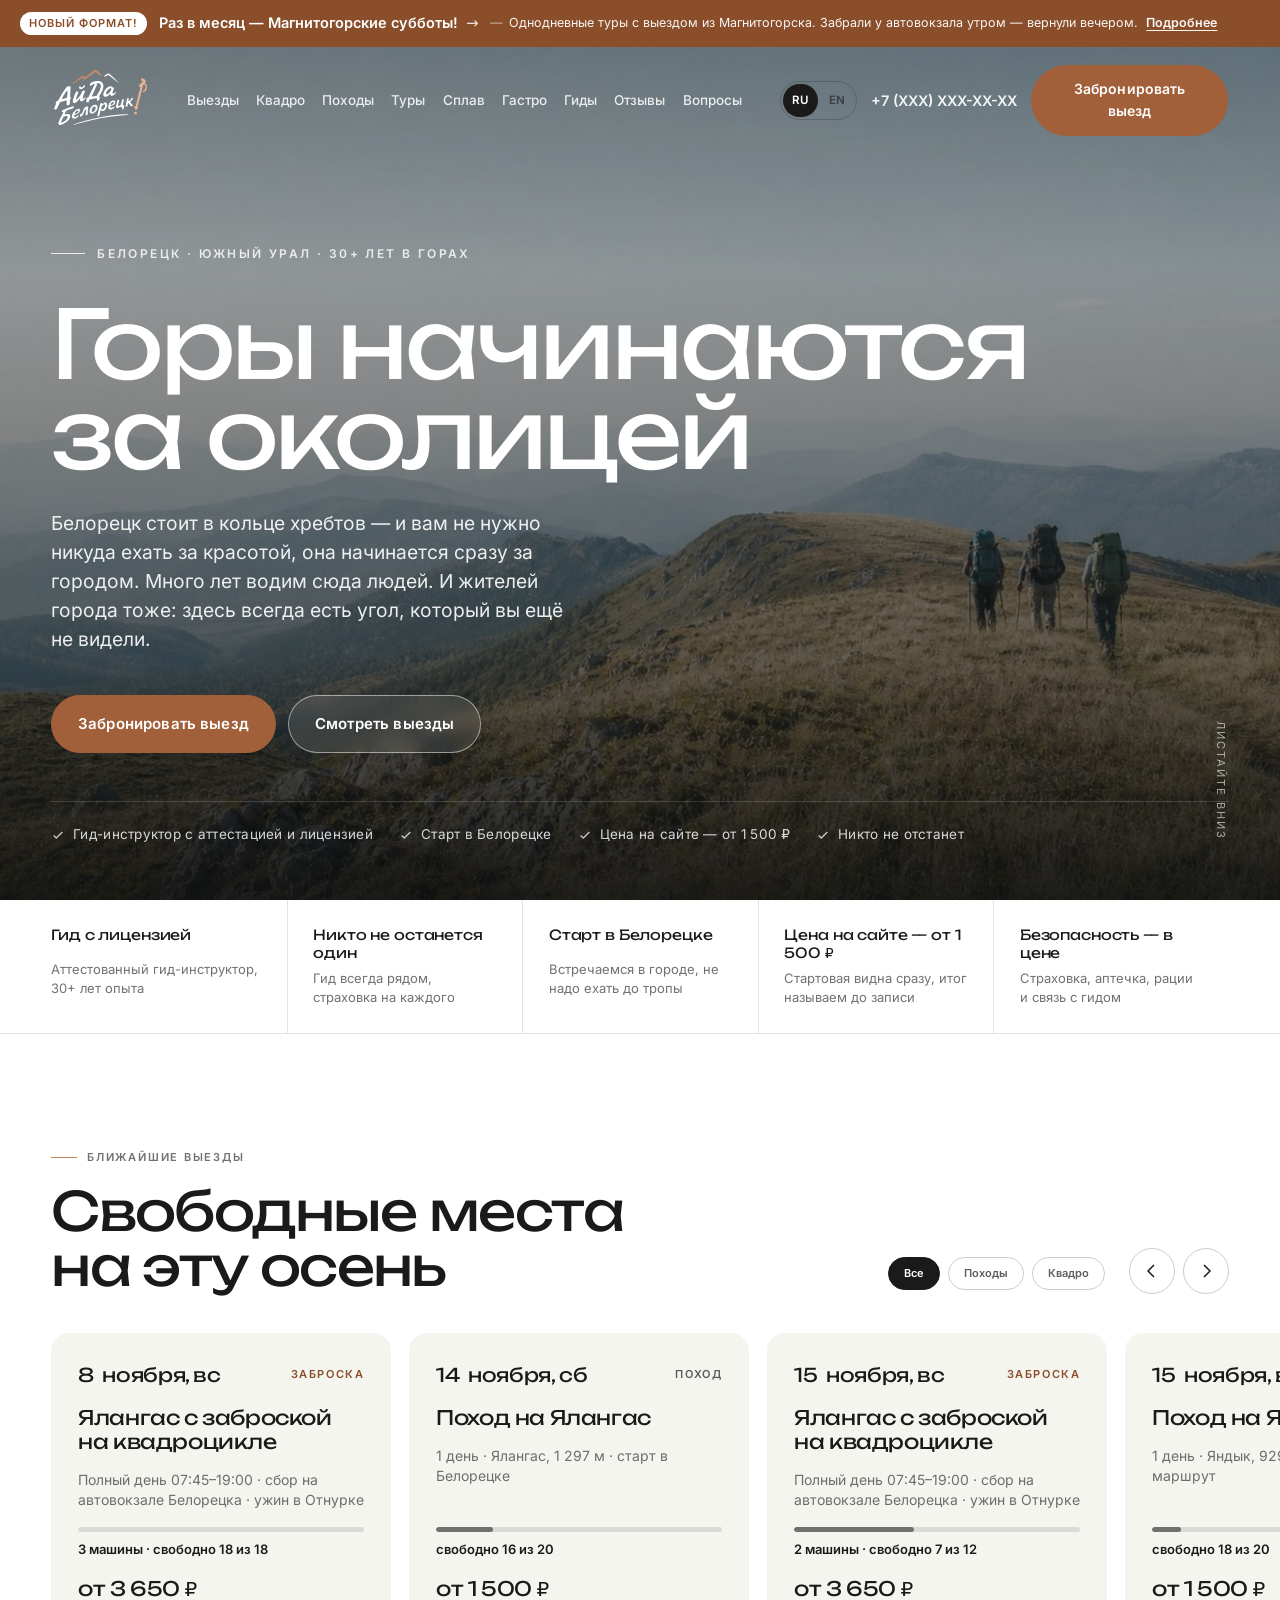
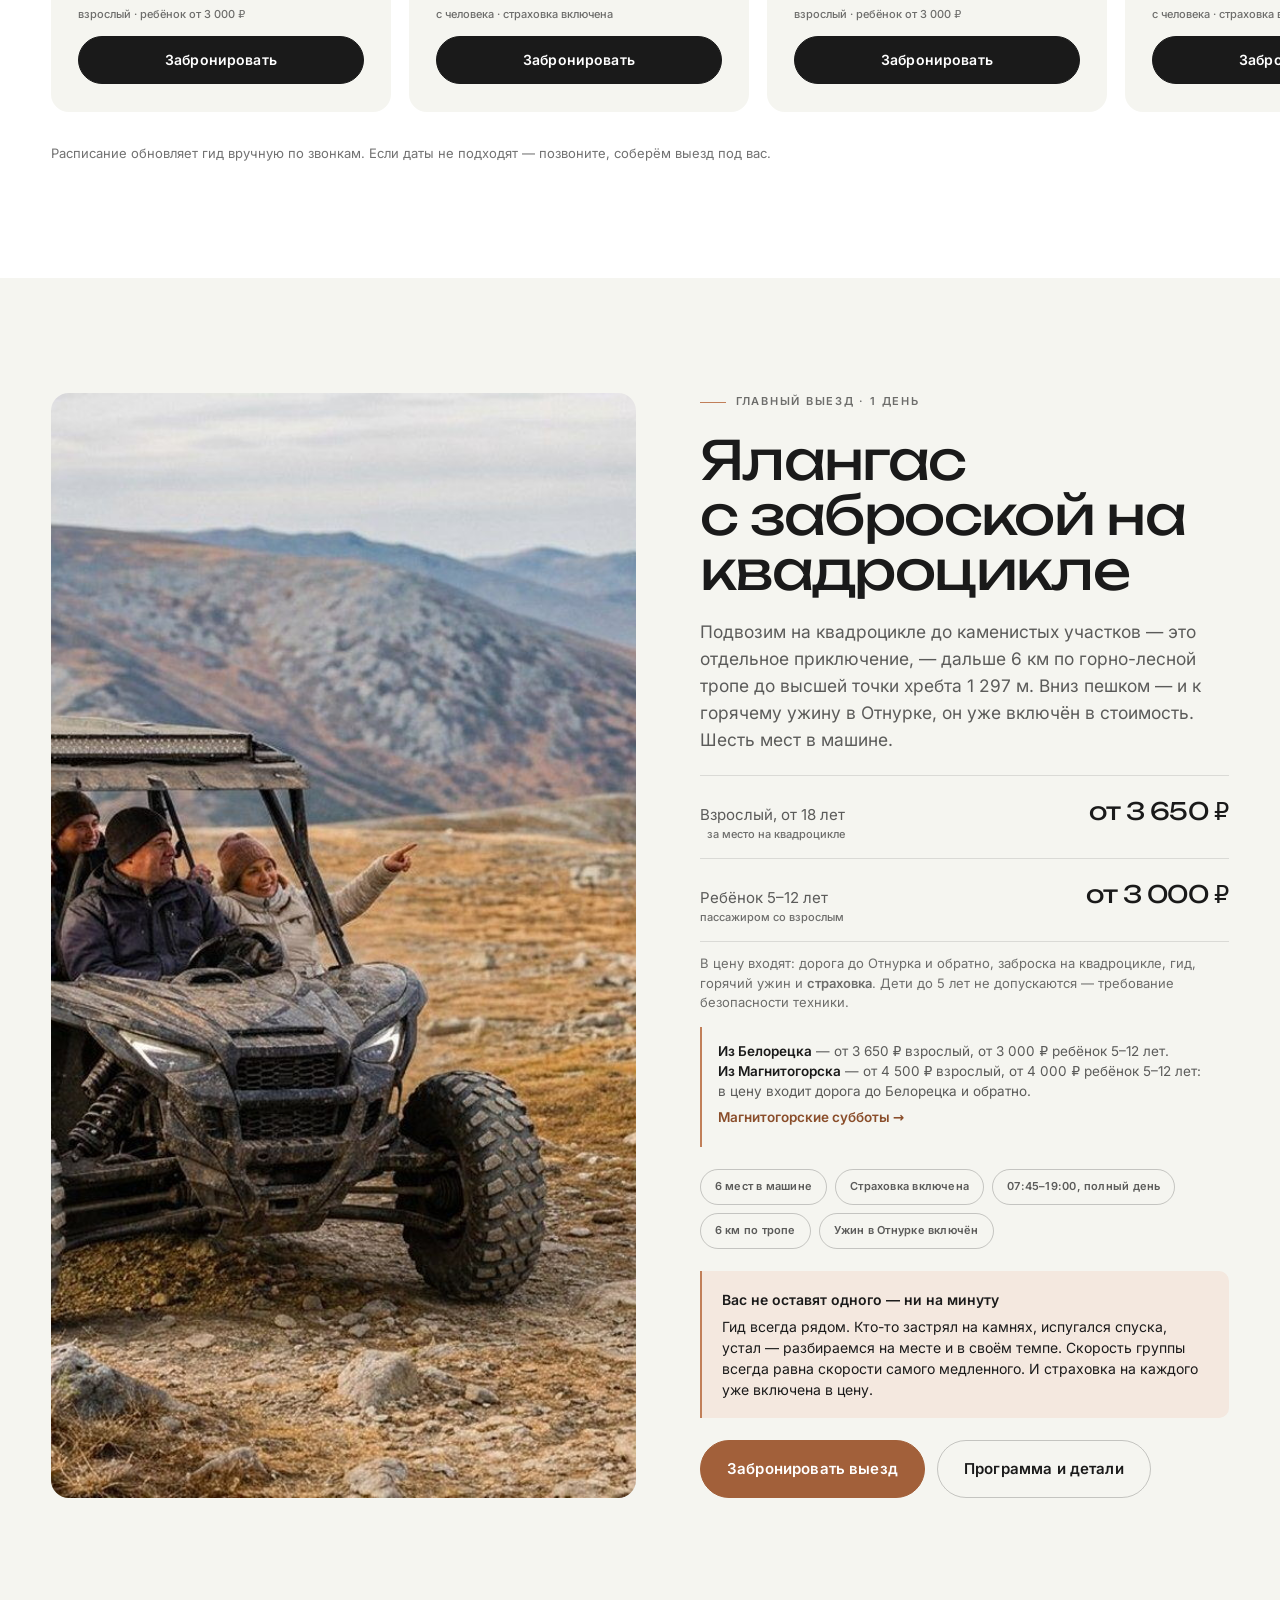
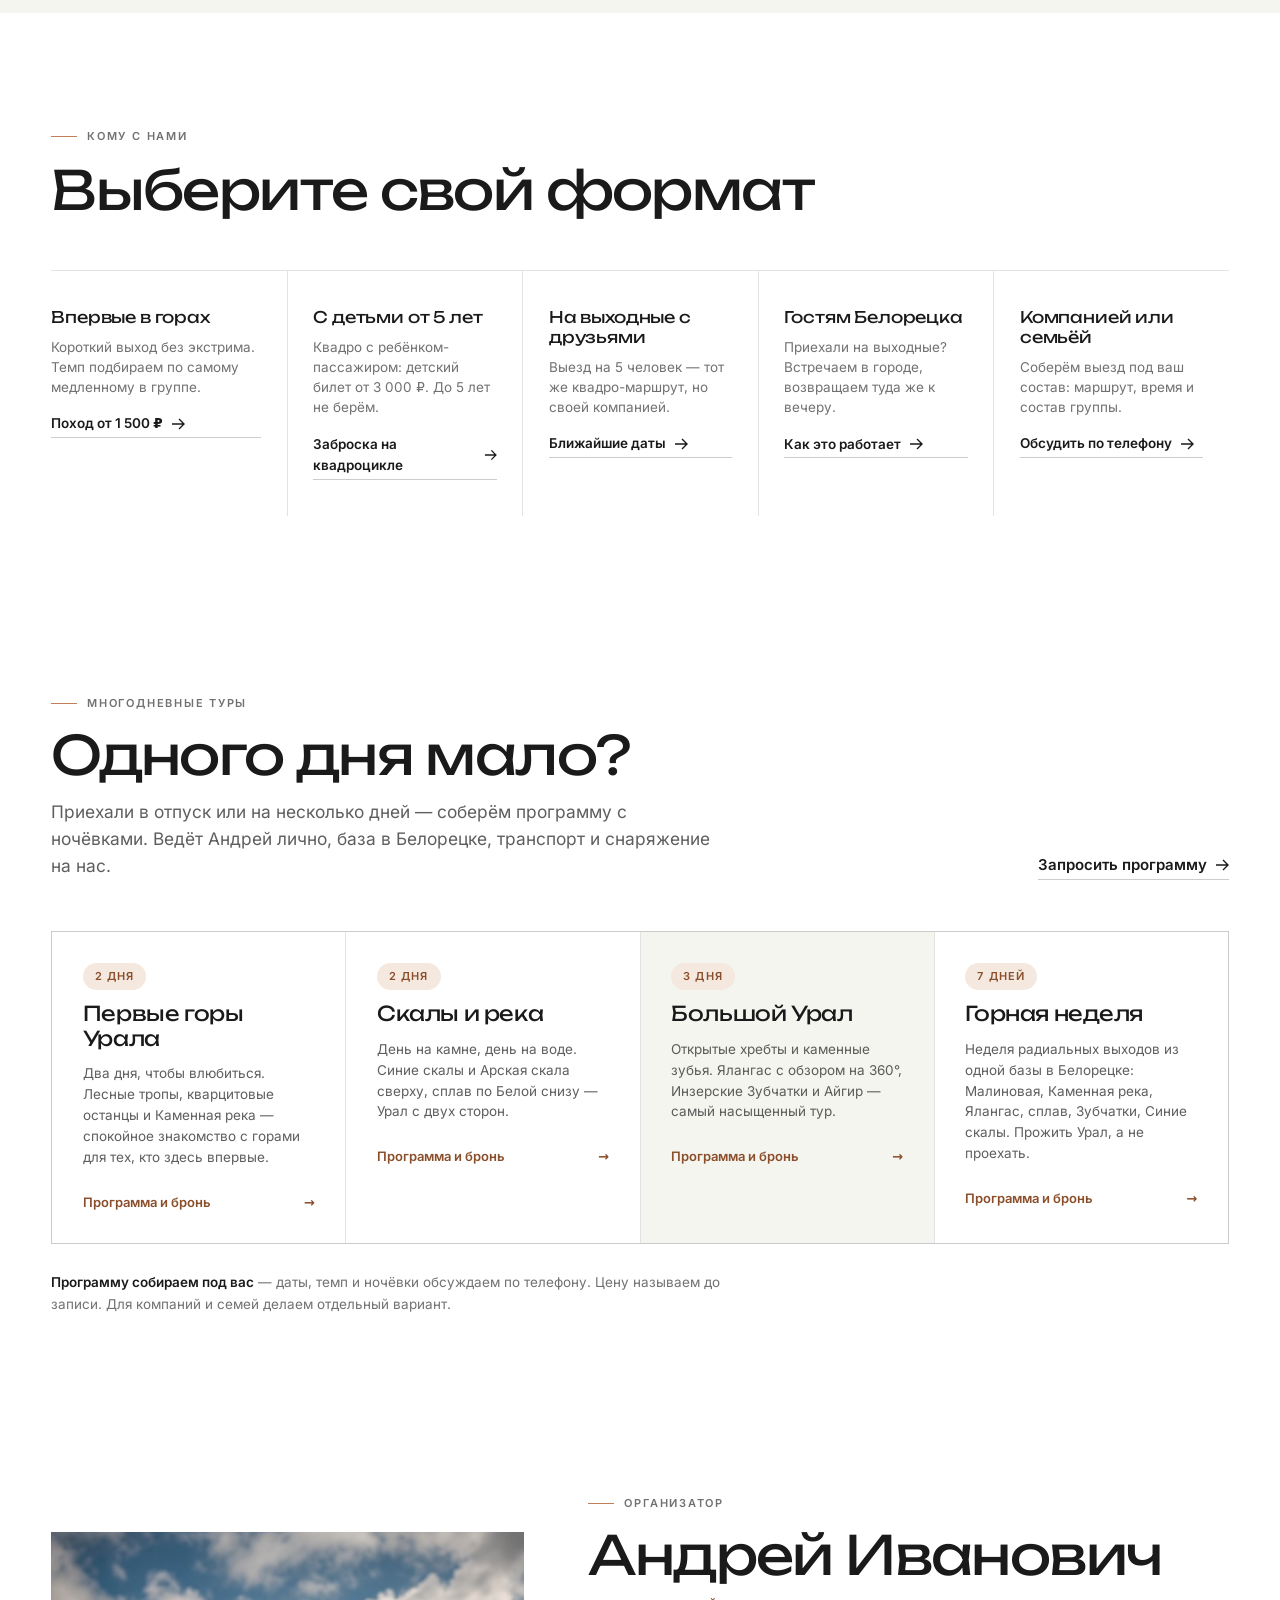
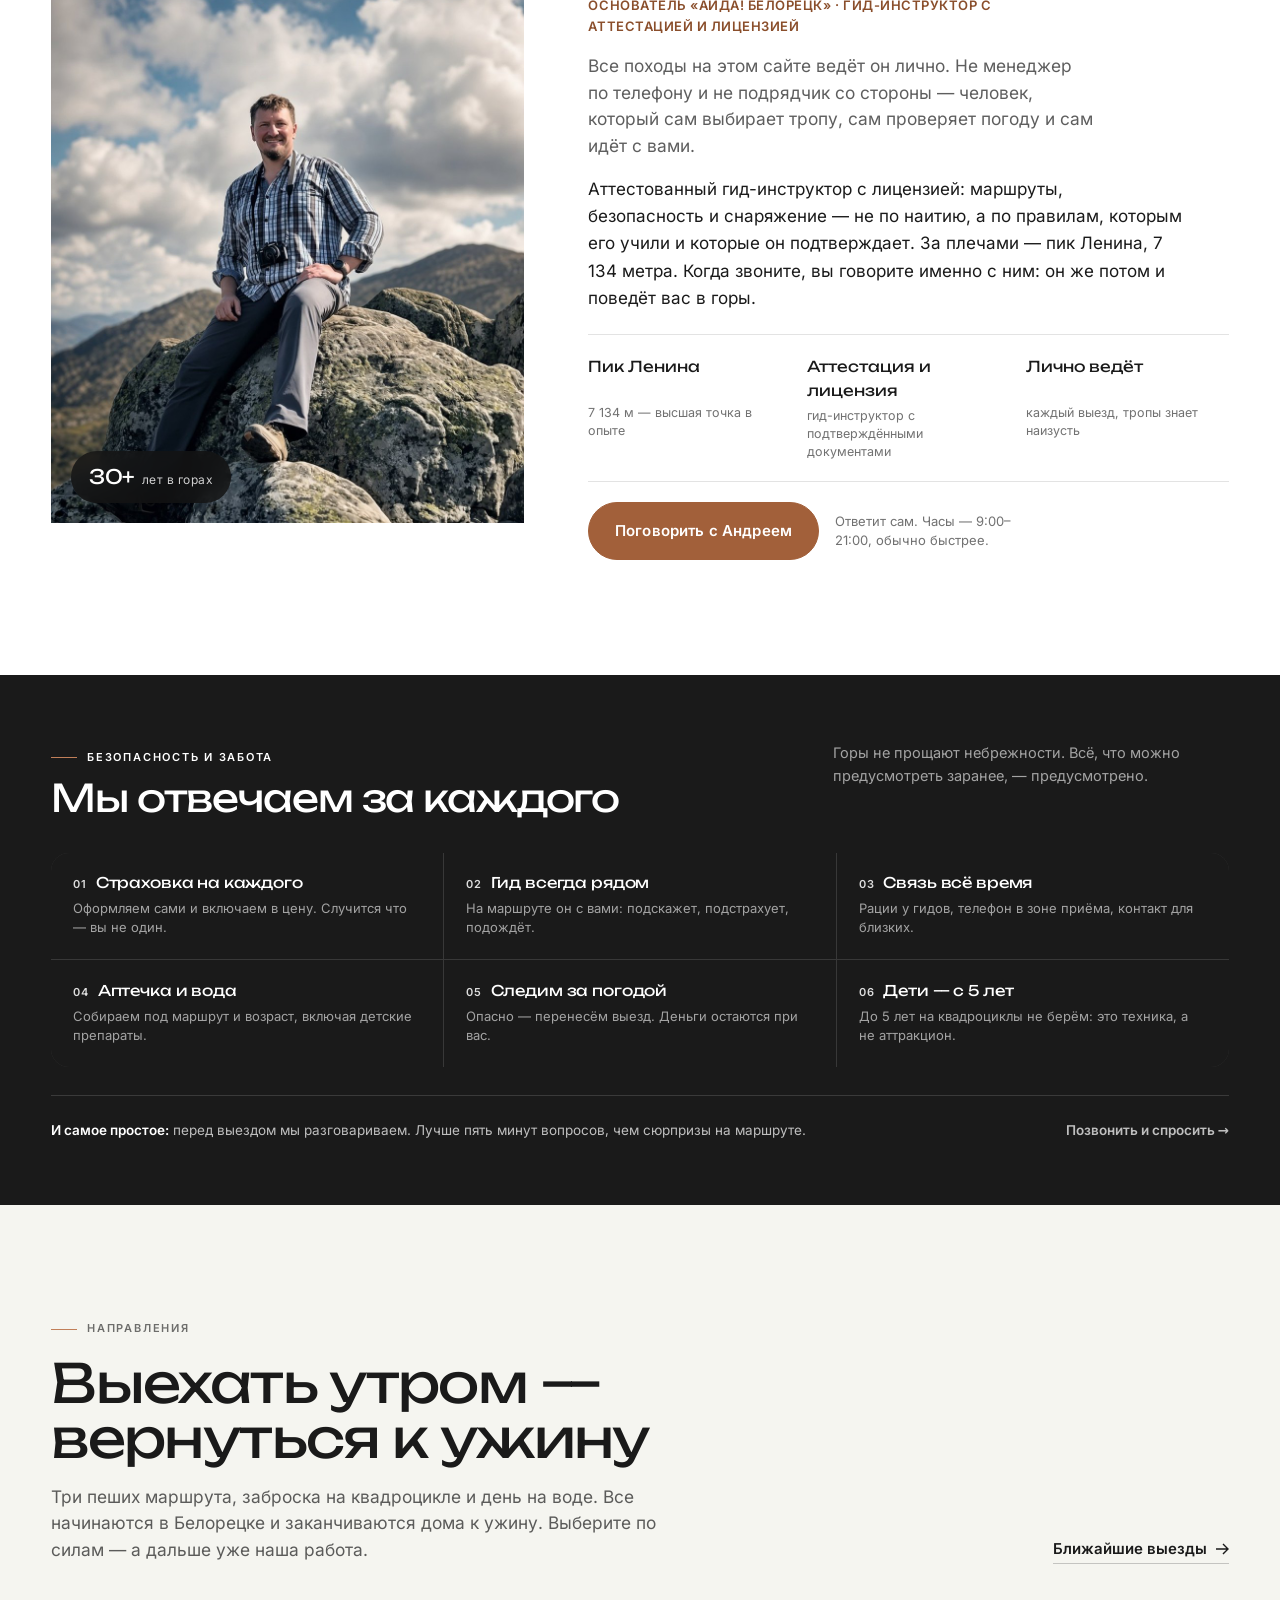
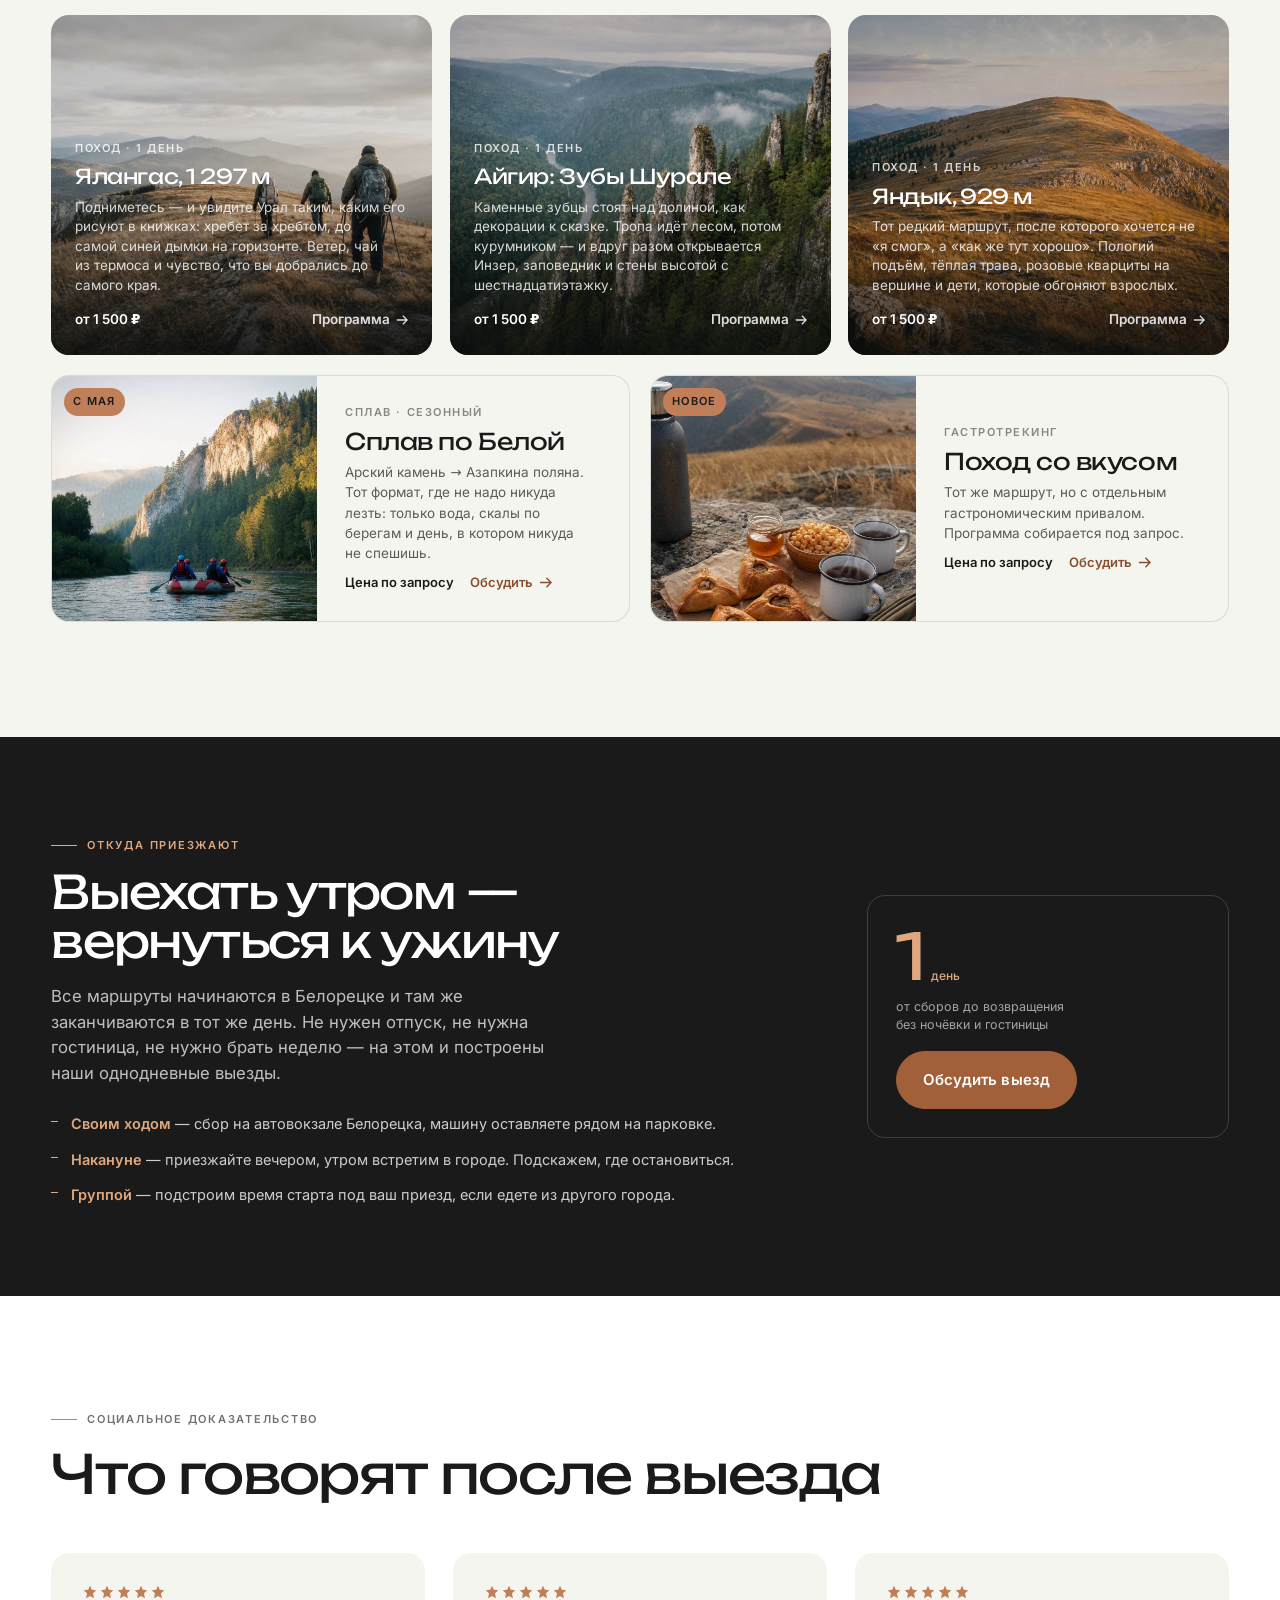
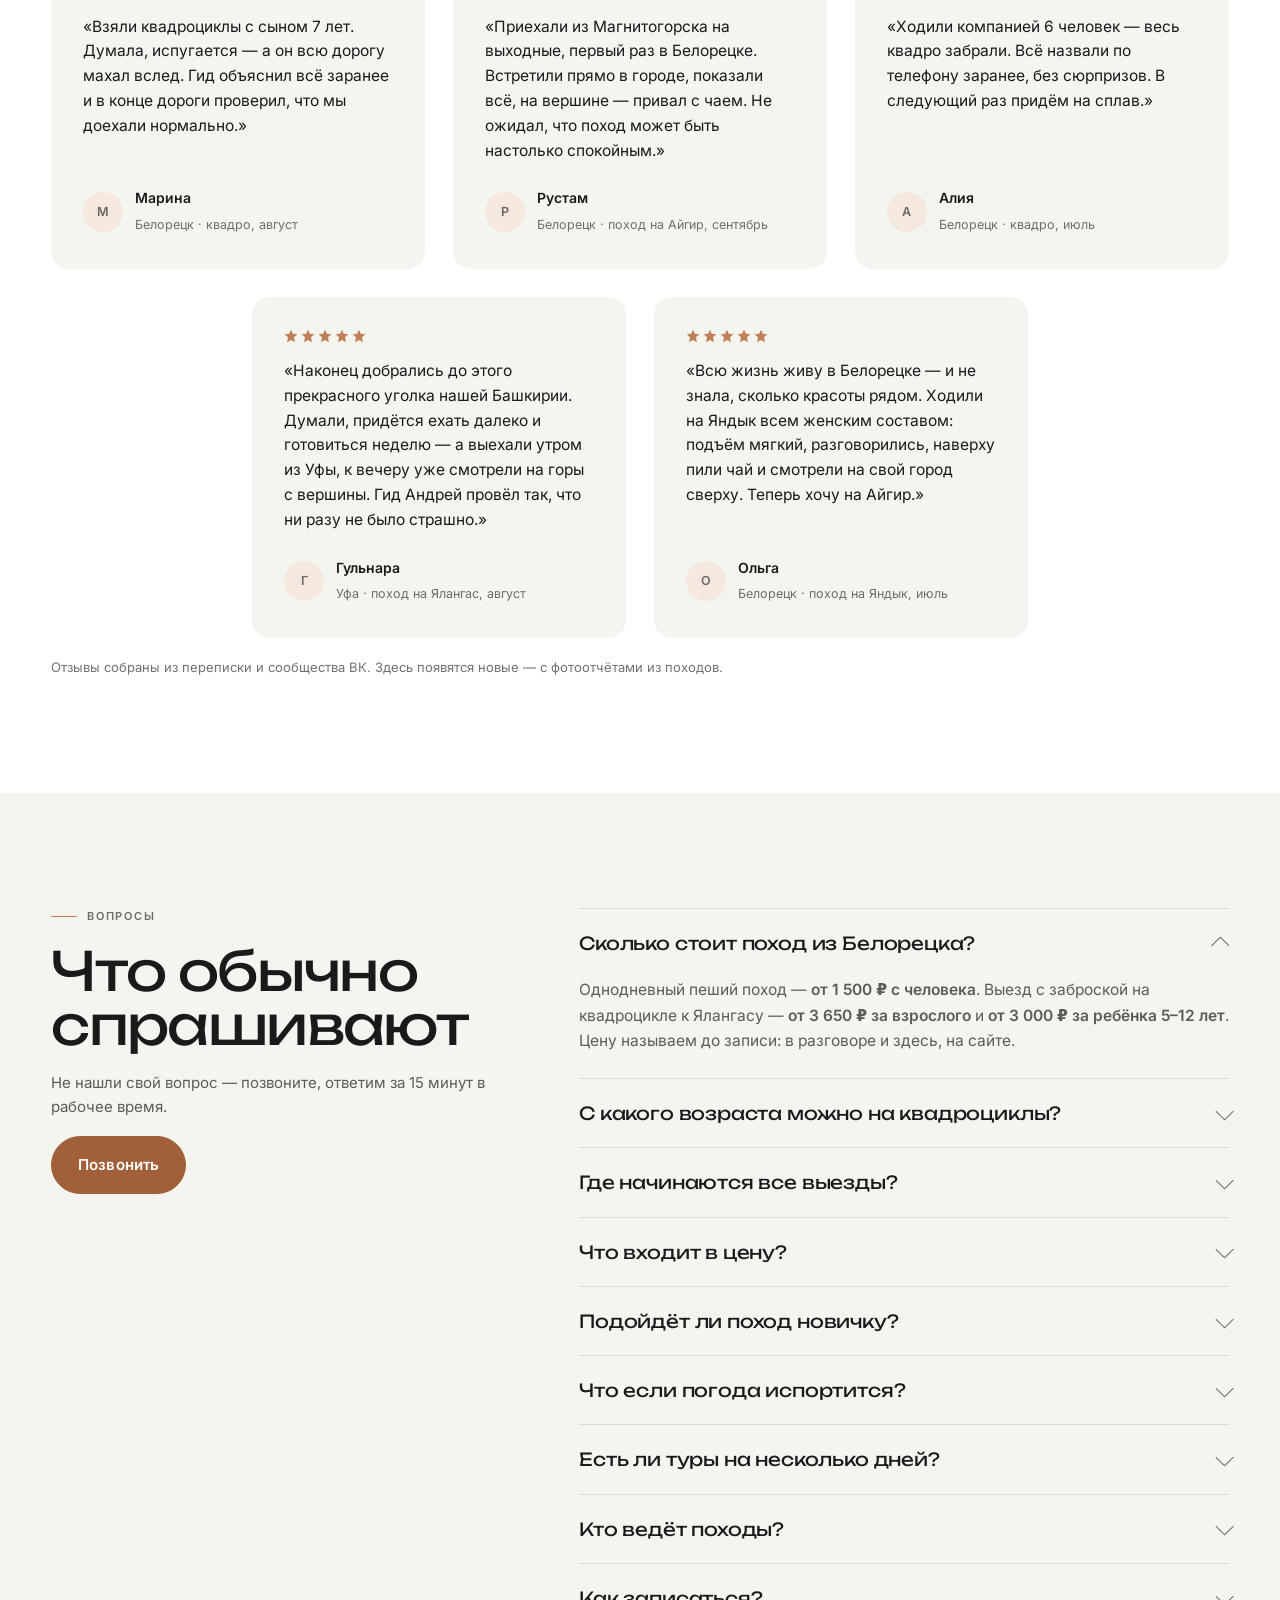
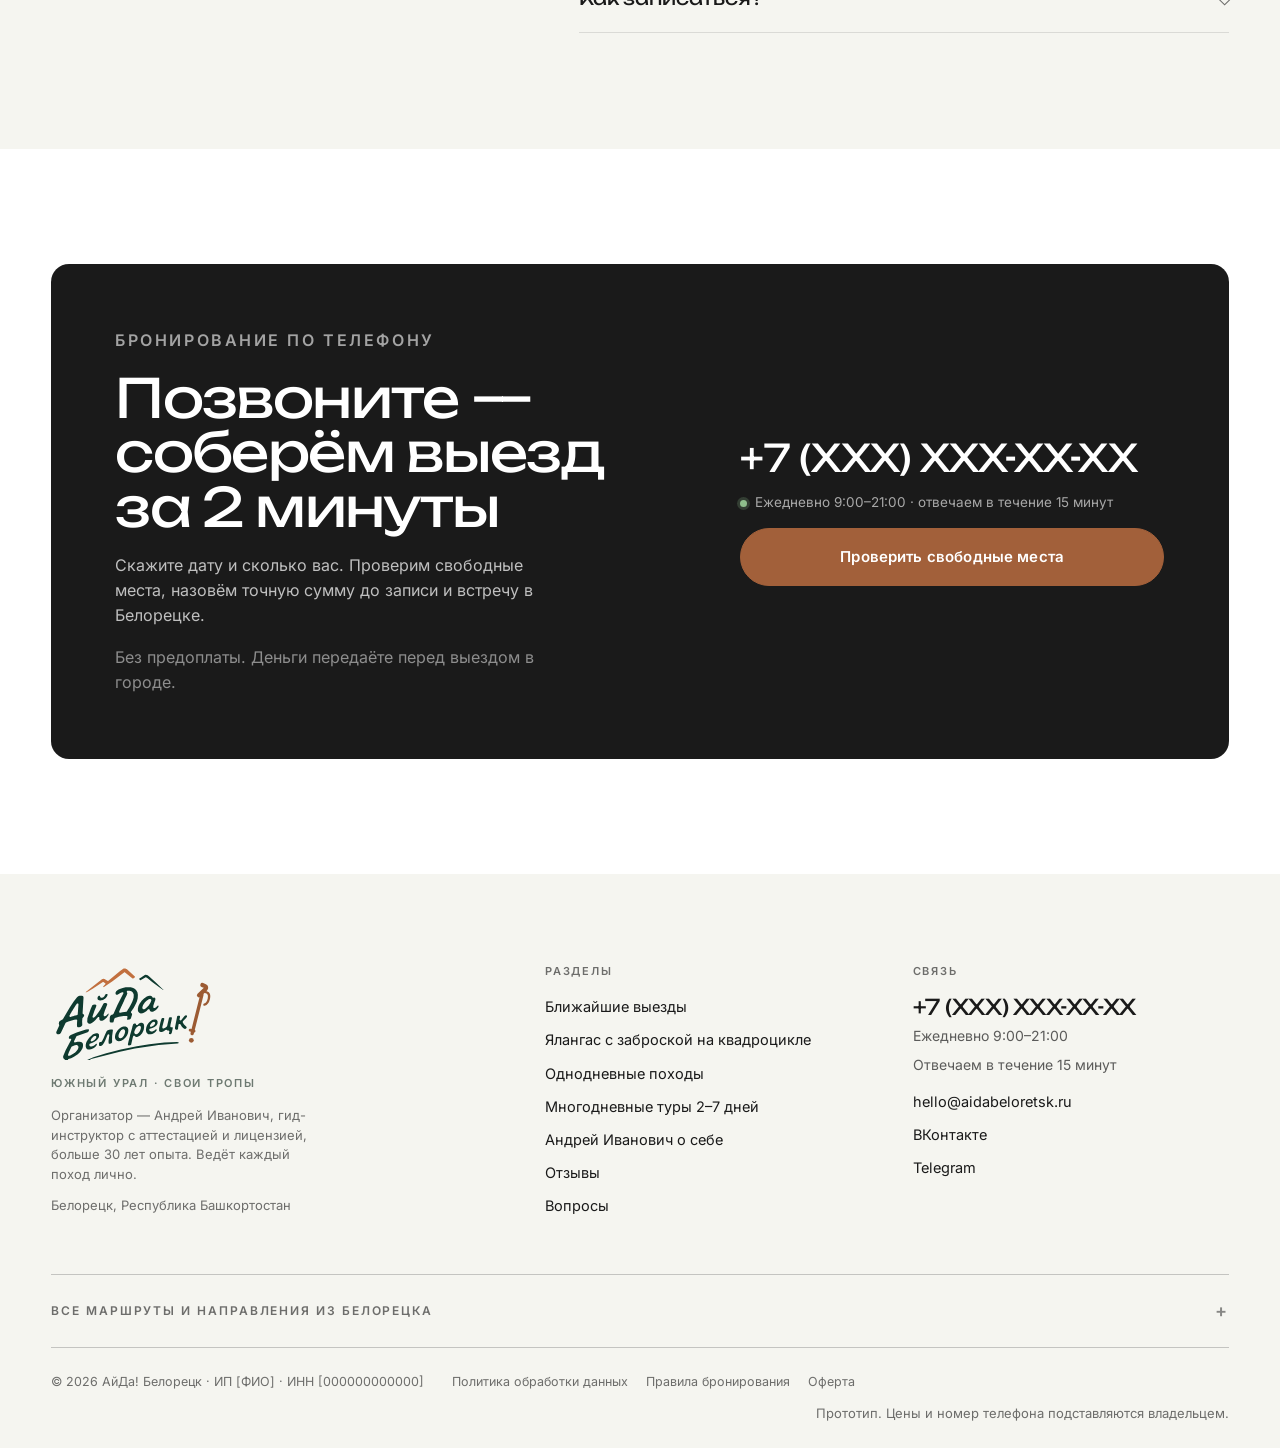
<file: index.html>
<!doctype html>
<html lang="ru">
<head>
<meta charset="utf-8">
<meta name="viewport" content="width=device-width, initial-scale=1">
<title>Походы из Белорецка — Ялангас, квадроциклы и горы Южного Урала | АйДа! Белорецк</title>
<meta name="description" content="Походы из Белорецка с аттестованным гид-инструктором: однодневный поход на Ялангас от 1 500 ₽, заброска на квадроцикле к Ялангасу — от 3 650 ₽ взрослым и от 3 000 ₽ детям 5–12 лет. Старт в Белорецке — цена от 1 500 ₽, в группе никто не отстанет.">
<link rel="canonical" href="https://aidabeloretsk.ru/">
<link rel="alternate" hreflang="ru" href="https://aidabeloretsk.ru/">
<link rel="alternate" hreflang="en" href="https://aidabeloretsk.ru/en.html">
<link rel="alternate" hreflang="x-default" href="https://aidabeloretsk.ru/">
<meta property="og:type" content="website">
<meta property="og:locale" content="ru_RU">
<meta property="og:site_name" content="АйДа! Белорецк">
<meta property="og:title" content="Походы из Белорецка — Ялангас, квадроциклы и горы Южного Урала">
<meta property="og:description" content="Аттестованный гид-инструктор с лицензией, 30+ лет опыта. Однодневный поход от 1 500 ₽, квадроциклы от 3 650 ₽. Старт в Белорецке.">
<meta property="og:image" content="https://aidabeloretsk.ru/img/og-cover.jpg">
<meta name="theme-color" content="#1A1A1A">
<meta name="format-detection" content="telephone=no">
<link rel="preload" href="fonts/unbounded-cyrillic-600.woff2" as="font" type="font/woff2" crossorigin>
<link rel="preload" href="fonts/inter-cyrillic-400.woff2" as="font" type="font/woff2" crossorigin>
<link rel="preload" href="img/hero-ridge-light.jpg" as="image" fetchpriority="high">
<link rel="icon" href="img/logo-favicon.png" type="image/png">
<link rel="stylesheet" href="assets/style.css">

<script type="application/ld+json">
{
  "@context":"https://schema.org",
  "@graph":[
    {
      "@type":["LocalBusiness","TouristInformationCenter"],
      "@id":"https://aidabeloretsk.ru/#business",
      "name":"АйДа! Белорецк",
      "description":"Местные гиды из Белорецка. Однодневные походы по Южному Уралу, заброска на квадроцикле к Ялангасу, сплавы и гастротуры.",
      "url":"https://aidabeloretsk.ru/",
      "telephone":"+7-000-000-00-00",
      "image":"https://aidabeloretsk.ru/img/og-cover.jpg",
      "priceRange":"1500–24900 RUR",
      "currenciesAccepted":"RUB",
      "address":{"@type":"PostalAddress","addressLocality":"Белорецк","addressRegion":"Республика Башкортостан","addressCountry":"RU"},
      "areaServed":[{"@type":"City","name":"Белорецк"},{"@type":"AdministrativeArea","name":"Белорецкий район"}],
      "aggregateRating":{"@type":"AggregateRating","ratingValue":"4.9","reviewCount":"27"}
    },
    {
      "@type":"TouristTrip",
      "@id":"https://aidabeloretsk.ru/#kvadro",
      "name":"Ялангас с заброской на квадроцикле",
      "description":"Однодневный выезд на квадроциклах к хребту Ялангас из Белорецка. 6 мест в машине, на группу ставим несколько машин.",
      "touristType":["Семьи с детьми от 5 лет","Жители Белорецка","Гости города"],
      "itinerary":{"@type":"ItemList","itemListElement":[
        {"@type":"ListItem","position":1,"item":{"@type":"TouristAttraction","name":"Белорецк, место сбора"}},
        {"@type":"ListItem","position":2,"item":{"@type":"TouristAttraction","name":"Хребет Ялангас, 1 297 м"}}
      ]},
      "offers":{"@type":"AggregateOffer","priceCurrency":"RUB","lowPrice":"3000","highPrice":"3650","offerCount":"6","availability":"https://schema.org/InStock"}
    },
    {
      "@type":"TouristTrip",
      "@id":"https://aidabeloretsk.ru/#hike",
      "name":"Однодневный поход на Ялангас",
      "description":"Пеший поход на высшую точку хребта Ялангас (1 297 м): 6 км по горно-лесной тропе, набор высоты в спокойном темпе, привал с чаем на вершине. Без техники, гид и страховка включены.",
      "offers":{"@type":"Offer","priceCurrency":"RUB","price":"1500","availability":"https://schema.org/InStock","priceValidUntil":"2027-03-31"}
    },
    {
      "@type":"FAQPage",
      "mainEntity":[
        {"@type":"Question","name":"Сколько стоит поход из Белорецка?","acceptedAnswer":{"@type":"Answer","text":"Однодневный поход стоит от 1 500 ₽ с человека — в цену входят проезд, работа гида и страховка. Выезд с заброской на квадроцикле к Ялангасу — от 3 650 ₽ за взрослого и 3 000 ₽ за ребёнка 5–12 лет."}},
        {"@type":"Question","name":"С какого возраста можно на квадроциклы?","acceptedAnswer":{"@type":"Answer","text":"Детей до 5 лет на квадроциклы не берём: это требование безопасности техники. С 5 до 12 лет ребёнок едет пассажиром со взрослым, билет стоит от 3 000 ₽."}},
        {"@type":"Question","name":"Где начинаются все выезды?","acceptedAnswer":{"@type":"Answer","text":"Все поездки начинаются в Белорецке. Точку и время встречи подтверждаем по телефону за день до выезда."}},
        {"@type":"Question","name":"Что входит в цену?","acceptedAnswer":{"@type":"Answer","text":"В стоимость входят работа гида, транспорт на маршруте, страховка на каждого участника, аптечка, рации и горячий чай с перекусом на привале. Личное снаряжение — по короткому списку, который присылаем до выезда: ничего покупать специально не нужно."}},
        {"@type":"Question","name":"Как записаться?","acceptedAnswer":{"@type":"Answer","text":"Позвоните — соберём состав группы за 2 минуты, проверим свободные места и назовём итоговую сумму до записи."}},{"@type":"Question","name":"Есть ли туры на несколько дней?","acceptedAnswer":{"@type":"Answer","text":"Да, от двух до семи дней: «Первые горы Урала» и «Скалы и река» — 2 дня, «Большой Урал» — 3 дня, «Горная неделя в Белорецке» — 7 дней. Программа собирается под даты и состав группы, цену называем до записи."}},{"@type":"Question","name":"Кто ведёт походы?","acceptedAnswer":{"@type":"Answer","text":"Андрей Иванович — основатель «АйДа! Белорецк». Он лично ведёт каждый выезд: и однодневные, и многодневные. В опыте — восхождение на пик Ленина, 7 134 м."}},
        {"@type":"Question","name":"Можно ли с детьми на пеший поход?","acceptedAnswer":{"@type":"Answer","text":"Да, с 5 лет на маршруты средней сложности. Темп подстраиваем под группу — по самому младшему и самому медленному. Гид всё время рядом с группой, на каждого оформлена страховка, в аптечке есть детские препараты. Родителю не нужно ни о чём беспокоиться, кроме хорошего настроения."}}
      ]
    }
  ]
}
</script>
</head>
<body>
<a class="skip-link" href="#main">Перейти к содержанию</a>

<!-- ============ АНОНС ============ -->
<a class="promo-bar" href="magnitogorskie-subboty.html">
  <span class="promo-bar__tag">Новый формат!</span>
  <span class="promo-bar__inner">
    <span class="promo-bar__row">
      <span class="promo-bar__title">Раз в месяц — Магнитогорские субботы!</span>
      <span class="promo-bar__arrow" aria-hidden="true">→</span>
    </span>
    <span class="promo-bar__sub">Однодневные туры с выездом из Магнитогорска. Забрали у автовокзала утром — вернули вечером.<span class="promo-bar__more">Подробнее</span></span>
  </span>
</a>

<!-- ============ HEADER ============ -->
<header class="site-header" id="site-header">
  <div class="wrap header-inner">
    <a class="brand" href="index.html" aria-label="АйДа! Белорецк — на главную">
      <span class="brand-line"><img class="brand-logo brand-logo--dark" src="img/logo-horizontal.svg" width="869" height="520" alt="АйДа Белорецк"><img class="brand-logo brand-logo--light" src="img/logo-horizontal-light.svg" width="869" height="520" alt="" aria-hidden="true"></span>
    </a>

    <nav class="main-nav" aria-label="Главная навигация">
      <a href="#departures">Выезды</a>
      <a href="#kvadro">Квадро</a>
      <a href="#hikes">Походы</a>
      <a href="#tours">Туры</a>
      <a href="#formats">Сплав</a>
      <a href="#formats">Гастро</a>
      <a href="#guides">Гиды</a>
      <a href="#reviews">Отзывы</a>
      <a href="#faq">Вопросы</a>
    </nav>

    <div class="header-cta">
      <div class="lang-switch" role="group" aria-label="Язык сайта">
        <a class="lang-switch__item is-active" href="index.html" aria-current="page">RU</a>
        <a class="lang-switch__item" href="en.html" hreflang="en" lang="en">EN</a>
      </div>
      <a class="header-phone" href="tel:+70000000000" data-phone>+7 (XXX) XXX-XX-XX</a>
      <button class="btn btn--copper btn--sm" data-open-drawer data-product="quad">Забронировать выезд</button>
      <button class="burger" aria-label="Открыть меню" aria-expanded="false" aria-controls="mobile-menu">
        <svg width="18" height="12" viewBox="0 0 18 12" fill="none" aria-hidden="true"><path d="M0 1h18M0 6h18M0 11h18" stroke="currentColor" stroke-width="1.4"/></svg>
      </button>
    </div>
  </div>
</header>

<!-- ============ MOBILE MENU ============ -->
<div class="mobile-menu" id="mobile-menu" data-open="false" role="dialog" aria-modal="true" aria-label="Меню">
  <div class="mobile-menu__head">
    <span class="brand brand--static"><span class="brand-line"><img class="brand-logo brand-logo--dark" src="img/logo-horizontal.svg" width="869" height="520" alt="АйДа Белорецк"><img class="brand-logo brand-logo--light" src="img/logo-horizontal-light.svg" width="869" height="520" alt="" aria-hidden="true"></span></span>
    <button class="menu-close" data-menu-close aria-label="Закрыть меню">×</button>
  </div>
  <nav aria-label="Мобильная навигация">
    <a href="magnitogorskie-subboty.html">Магнитогорские субботы</a>
    <a href="#departures">Ближайшие выезды</a>
    <a href="#kvadro">Квадро на Ялангас</a>
    <a href="#hikes">Походы и туры</a>
    <a href="#guides">Гиды</a>
    <a href="#faq">Вопросы</a>
  </nav>
  <div class="mobile-menu__foot">
    <a class="btn btn--copper btn--wide" href="tel:+70000000000" data-phone>Позвонить: <span data-phone-text>+7 (XXX) XXX-XX-XX</span></a>
    <p class="tiny">Ежедневно с 9:00 до 21:00 по Белорецку. Отвечаем в течение 15 минут.</p>
    <div class="lang-switch lang-switch--mobile" role="group" aria-label="Язык сайта">
      <a class="lang-switch__item is-active" href="index.html" aria-current="page">Русский</a>
      <a class="lang-switch__item" href="en.html" hreflang="en" lang="en">English</a>
    </div>
  </div>
</div>

<main id="main">

  <!-- ============ HERO 100vh ============ -->
  <section class="hero" aria-labelledby="hero-title">
    <div class="hero__media">
      <img src="img/hero-ridge-light.jpg" width="1672" height="933" fetchpriority="high" decoding="async"
           alt="Группа идёт по открытому хребту Южного Урала в утренней дымке">
    </div>
    <div class="hero__shade"></div>

    <div class="wrap hero__inner">
      <p class="hero__kicker">Белорецк · Южный Урал · 30+ лет в горах</p>
      <h1 class="display display--hero" id="hero-title">Горы начинаются<br>за околицей</h1>
      <p class="hero__lead">Белорецк стоит в кольце хребтов — и вам не нужно никуда ехать за красотой, она начинается сразу за городом. Много лет водим сюда людей. И жителей города тоже: здесь всегда есть угол, который вы ещё не видели.</p>

      <div class="hero__cta">
        <button class="btn btn--copper" data-open-drawer data-product="quad">Забронировать выезд</button>
        <a class="btn btn--onphoto" href="#departures">Смотреть выезды</a>
      </div>

      <ul class="hero__trust">
        <li><svg viewBox="0 0 16 16" fill="none" aria-hidden="true"><path d="M3 8.5l3 3 7-7" stroke="currentColor" stroke-width="1.6"/></svg>Гид-инструктор с аттестацией и лицензией</li>
        <li><svg viewBox="0 0 16 16" fill="none" aria-hidden="true"><path d="M3 8.5l3 3 7-7" stroke="currentColor" stroke-width="1.6"/></svg>Старт в Белорецке</li>
        <li><svg viewBox="0 0 16 16" fill="none" aria-hidden="true"><path d="M3 8.5l3 3 7-7" stroke="currentColor" stroke-width="1.6"/></svg>Цена на сайте — от 1 500 ₽</li>
        <li><svg viewBox="0 0 16 16" fill="none" aria-hidden="true"><path d="M3 8.5l3 3 7-7" stroke="currentColor" stroke-width="1.6"/></svg>Никто не отстанет</li>
      </ul>
    </div>

    <span class="hero__scroll">Листайте вниз</span>
  </section>

  <!-- ============ УТП-ЛЕНТА ============ -->
  <section class="utp-strip" aria-label="Пять причин выбрать нас">
    <div class="wrap">
      <ul>
        <li><b>Гид с лицензией</b><span>Аттестованный гид-инструктор, 30+ лет опыта</span></li>
        <li><b>Никто не останется один</b><span>Гид всегда рядом, страховка на каждого</span></li>
        <li><b>Старт в Белорецке</b><span>Встречаемся в городе, не надо ехать до тропы</span></li>
        <li><b>Цена на сайте — от 1 500 ₽</b><span>Стартовая видна сразу, итог называем до записи</span></li>
        <li><b>Безопасность — в цене</b><span>Страховка, аптечка, рации и связь с гидом</span></li>
      </ul>
    </div>
  </section>

  <!-- ============ БЛИЖАЙШИЕ ВЫЕЗДЫ (горизонтальный скролл) ============ -->
  <section class="section" id="departures" aria-labelledby="departures-title">
    <div class="wrap">
      <div class="rail-head">
        <div class="section-head" style="margin:0">
          <p class="eyebrow">Ближайшие выезды</p>
          <h2 class="display" id="departures-title">Свободные места<br>на эту осень</h2>
        </div>
        <div class="rail-filters" role="tablist" aria-label="Фильтр выездов">
          <button class="chip is-active" data-filter="all" role="tab" aria-selected="true">Все</button>
          <button class="chip" data-filter="hike" role="tab" aria-selected="false">Походы</button>
          <button class="chip" data-filter="quad" role="tab" aria-selected="false">Квадро</button>
        </div>
        <div class="rail-nav" aria-label="Навигация по ленте выездов">
          <button data-rail-prev aria-label="Предыдущие выезды"><svg width="16" height="16" viewBox="0 0 16 16" fill="none" aria-hidden="true"><path d="M10 2L4 8l6 6" stroke="currentColor" stroke-width="1.5"/></svg></button>
          <button data-rail-next aria-label="Следующие выезды"><svg width="16" height="16" viewBox="0 0 16 16" fill="none" aria-hidden="true"><path d="M6 2l6 6-6 6" stroke="currentColor" stroke-width="1.5"/></svg></button>
        </div>
      </div>

      <div class="rail" id="rail-departures" data-rail="rail-departures" role="list"></div>
      <div class="rail-dots" id="rail-dots" aria-hidden="true"></div>
      <p class="tiny" style="margin-top:14px">Расписание обновляет гид вручную по звонкам. Если даты не подходят — позвоните, соберём выезд под вас.</p>
    </div>
  </section>

  <!-- ============ КВАДРО (сплит с ценами) ============ -->
  <section class="section section--bone" id="kvadro" aria-labelledby="kvadro-title">
    <div class="wrap split">
      <div class="split__media">
        <img src="img/quad-passengers.jpg" width="1536" height="1024" loading="lazy" decoding="async"
             alt="Шестиместный квадроцикл с группой на каменистой дороге к хребту Ялангас">
      </div>
      <div class="split__body">
        <p class="eyebrow">Главный выезд · 1 день</p>
        <h2 class="display" id="kvadro-title">Ялангас<br>с заброской на квадроцикле</h2>
        <p class="lede">Подвозим на квадроцикле до каменистых участков — это отдельное приключение, — дальше 6 км по горно-лесной тропе до высшей точки хребта 1 297 м. Вниз пешком — и к горячему ужину в Отнурке, он уже включён в стоимость. Шесть мест в машине.</p>

        <div>
          <div class="price-table">
            <div class="price-row">
              <span>Взрослый, от 18 лет<small>за место на квадроцикле</small></span>
              <b>от 3 650 ₽</b>
            </div>
            <div class="price-row">
              <span>Ребёнок 5–12 лет<small>пассажиром со взрослым</small></span>
              <b>от 3 000 ₽</b>
            </div>
          </div>
          <p class="tiny" style="margin-top:12px">В цену входят: дорога до Отнурка и обратно, заброска на квадроцикле, гид, горячий ужин и <b>страховка</b>. Дети до 5 лет не допускаются — требование безопасности техники.</p>
          <p class="city-note">
            <b>Из Белорецка</b> — от 3 650 ₽ взрослый, от 3 000 ₽ ребёнок 5–12 лет.<br>
            <b>Из Магнитогорска</b> — от 4 500 ₽ взрослый, от 4 000 ₽ ребёнок 5–12 лет: в цену входит дорога до Белорецка и обратно.
            <a href="magnitogorskie-subboty.html">Магнитогорские субботы →</a>
          </p>
        </div>

        <ul class="facts">
          <li class="fact">6 мест в машине</li>
          <li class="fact">Страховка включена</li>
          <li class="fact">07:45–19:00, полный день</li>
          <li class="fact">6 км по тропе</li>
          <li class="fact">Ужин в Отнурке включён</li>
        </ul>

        <div class="notice">
          <b>Вас не оставят одного — ни на минуту</b>
          <span>Гид всегда рядом. Кто-то застрял на камнях, испугался спуска, устал — разбираемся на месте и в своём темпе. Скорость группы всегда равна скорости самого медленного. И страховка на каждого уже включена в цену.</span>
        </div>

        <div style="display:flex;gap:12px;flex-wrap:wrap">
          <button class="btn btn--copper" data-book data-product="quad">Забронировать выезд</button>
          <a class="btn btn--ghost" href="kvadrocikly-yalangas.html">Программа и детали</a>
        </div>
      </div>
    </div>
  </section>

  <!-- ============ СЕГМЕНТЫ ============ -->
  <section class="section" aria-labelledby="segments-title">
    <div class="wrap">
      <div class="section-head">
        <p class="eyebrow">Кому с нами</p>
        <h2 class="display" id="segments-title">Выберите свой формат</h2>
      </div>

      <div class="segments">
        <article>
          <h3>Впервые в горах</h3>
          <p>Короткий выход без экстрима. Темп подбираем по самому медленному в группе.</p>
          <a class="link-arrow" href="#hikes">Поход от 1 500 ₽ <svg viewBox="0 0 14 14" fill="none" aria-hidden="true"><path d="M1 7h12M8 2l5 5-5 5" stroke="currentColor" stroke-width="1.4"/></svg></a>
        </article>
        <article>
          <h3>С детьми от 5 лет</h3>
          <p>Квадро с ребёнком-пассажиром: детский билет от 3 000 ₽. До 5 лет не берём.</p>
          <a class="link-arrow" href="#kvadro">Заброска на квадроцикле <svg viewBox="0 0 14 14" fill="none" aria-hidden="true"><path d="M1 7h12M8 2l5 5-5 5" stroke="currentColor" stroke-width="1.4"/></svg></a>
        </article>
        <article>
          <h3>На выходные с друзьями</h3>
          <p>Выезд на 5 человек — тот же квадро-маршрут, но своей компанией.</p>
          <a class="link-arrow" href="#departures">Ближайшие даты <svg viewBox="0 0 14 14" fill="none" aria-hidden="true"><path d="M1 7h12M8 2l5 5-5 5" stroke="currentColor" stroke-width="1.4"/></svg></a>
        </article>
        <article>
          <h3>Гостям Белорецка</h3>
          <p>Приехали на выходные? Встречаем в городе, возвращаем туда же к вечеру.</p>
          <a class="link-arrow" href="#faq">Как это работает <svg viewBox="0 0 14 14" fill="none" aria-hidden="true"><path d="M1 7h12M8 2l5 5-5 5" stroke="currentColor" stroke-width="1.4"/></svg></a>
        </article>
        <article>
          <h3>Компанией или семьёй</h3>
          <p>Соберём выезд под ваш состав: маршрут, время и состав группы.</p>
          <a class="link-arrow" href="tel:+70000000000" data-phone>Обсудить по телефону <svg viewBox="0 0 14 14" fill="none" aria-hidden="true"><path d="M1 7h12M8 2l5 5-5 5" stroke="currentColor" stroke-width="1.4"/></svg></a>
        </article>
      </div>
    </div>
  </section>

  <!-- ============ МНОГОДНЕВНЫЕ ТУРЫ ============ -->
  <section class="section section--tight" id="tours" aria-labelledby="tours-title">
    <div class="wrap">
      <div class="section-head section-head--row">
        <div style="display:grid;gap:16px">
          <p class="eyebrow">Многодневные туры</p>
          <h2 class="display" id="tours-title">Одного дня мало?</h2>
          <p class="lede">Приехали в отпуск или на несколько дней — соберём программу с ночёвками. Ведёт Андрей лично, база в Белорецке, транспорт и снаряжение на нас.</p>
        </div>
        <a class="link-arrow" href="tel:+70000000000" data-phone>Запросить программу <svg viewBox="0 0 14 14" fill="none" aria-hidden="true"><path d="M1 7h12M8 2l5 5-5 5" stroke="currentColor" stroke-width="1.4"/></svg></a>
      </div>

      <div class="tour-grid">
        <a class="tour-card" href="tel:+70000000000" data-phone>
          <span class="tour-card__days">2 дня</span>
          <h3>Первые горы Урала</h3>
          <p>Два дня, чтобы влюбиться. Лесные тропы, кварцитовые останцы и Каменная река — спокойное знакомство с горами для тех, кто здесь впервые.</p>
          <span class="tour-card__foot">Программа и бронь<span class="tour-card__arrow">→</span></span>
        </a>
        <a class="tour-card" href="tel:+70000000000" data-phone>
          <span class="tour-card__days">2 дня</span>
          <h3>Скалы и река</h3>
          <p>День на камне, день на воде. Синие скалы и Арская скала сверху, сплав по Белой снизу — Урал с двух сторон.</p>
          <span class="tour-card__foot">Программа и бронь<span class="tour-card__arrow">→</span></span>
        </a>
        <a class="tour-card tour-card--accent" href="tel:+70000000000" data-phone>
          <span class="tour-card__days">3 дня</span>
          <h3>Большой Урал</h3>
          <p>Открытые хребты и каменные зубья. Ялангас с обзором на 360°, Инзерские Зубчатки и Айгир — самый насыщенный тур.</p>
          <span class="tour-card__foot">Программа и бронь<span class="tour-card__arrow">→</span></span>
        </a>
        <a class="tour-card" href="tel:+70000000000" data-phone>
          <span class="tour-card__days">7 дней</span>
          <h3>Горная неделя</h3>
          <p>Неделя радиальных выходов из одной базы в Белорецке: Малиновая, Каменная река, Ялангас, сплав, Зубчатки, Синие скалы. Прожить Урал, а не проехать.</p>
          <span class="tour-card__foot">Программа и бронь<span class="tour-card__arrow">→</span></span>
        </a>
      </div>

      <p class="tours__note"><b>Программу собираем под вас</b> — даты, темп и ночёвки обсуждаем по телефону. Цену называем до записи. Для компаний и семей делаем отдельный вариант.</p>
    </div>
  </section>

  <!-- ============ ОРГАНИЗАТОР ============ -->
  <section class="section organizer" id="guides" aria-labelledby="guides-title">
    <div class="wrap organizer__wrap">
      <div class="organizer__photo">
        <img src="img/guide-andrey.jpg" width="960" height="1200" loading="lazy" decoding="async"
             alt="Андрей Иванович — организатор походов и гид АйДа! Белорецк">
        <div class="organizer__badge">
          <span class="organizer__badge-num">30+</span>
          <span class="organizer__badge-txt">лет в горах</span>
        </div>
      </div>
      <div class="organizer__body">
        <p class="eyebrow">Организатор</p>
        <h2 class="display" id="guides-title">Андрей Иванович</h2>
        <p class="organizer__role">Основатель «АйДа! Белорецк» · гид-инструктор с аттестацией и лицензией</p>
        <p class="lede">Все походы на этом сайте ведёт он лично. Не менеджер по телефону и не подрядчик со стороны — человек, который сам выбирает тропу, сам проверяет погоду и сам идёт с вами.</p>
        <p>Аттестованный гид-инструктор с лицензией: маршруты, безопасность и снаряжение — не по наитию, а по правилам, которым его учили и которые он подтверждает. За плечами — пик Ленина, 7 134 метра. Когда звоните, вы говорите именно с ним: он же потом и поведёт вас в горы.</p>

        <ul class="organizer__facts">
          <li><b>Пик Ленина</b><span>7 134 м — высшая точка в опыте</span></li>
          <li><b>Аттестация и лицензия</b><span>гид-инструктор с подтверждёнными документами</span></li>
          <li><b>Лично ведёт</b><span>каждый выезд, тропы знает наизусть</span></li>
        </ul>

        <div class="organizer__cta">
          <a class="btn btn--copper" href="tel:+70000000000" data-phone>Поговорить с Андреем</a>
          <span class="tiny">Ответит сам. Часы — 9:00–21:00, обычно быстрее.</span>
        </div>
      </div>
    </div>
  </section>

  <!-- ============ БЕЗОПАСНОСТЬ И ЗАБОТА ============ -->
  <section class="section section--tight care" id="care" aria-labelledby="care-title">
    <div class="wrap">
      <div class="care__head">
        <div>
          <p class="eyebrow">Безопасность и забота</p>
          <h2 class="display" id="care-title">Мы отвечаем за каждого</h2>
        </div>
        <p class="care__intro">Горы не прощают небрежности. Всё, что можно предусмотреть заранее, — предусмотрено.</p>
      </div>

      <div class="care__grid">
        <article class="care__item">
          <h3><span class="care__num">01</span>Страховка на каждого</h3>
          <p>Оформляем сами и включаем в цену. Случится что — вы не один.</p>
        </article>
        <article class="care__item">
          <h3><span class="care__num">02</span>Гид всегда рядом</h3>
          <p>На маршруте он с вами: подскажет, подстрахует, подождёт.</p>
        </article>
        <article class="care__item">
          <h3><span class="care__num">03</span>Связь всё время</h3>
          <p>Рации у гидов, телефон в зоне приёма, контакт для близких.</p>
        </article>
        <article class="care__item">
          <h3><span class="care__num">04</span>Аптечка и вода</h3>
          <p>Собираем под маршрут и возраст, включая детские препараты.</p>
        </article>
        <article class="care__item">
          <h3><span class="care__num">05</span>Следим за погодой</h3>
          <p>Опасно — перенесём выезд. Деньги остаются при вас.</p>
        </article>
        <article class="care__item">
          <h3><span class="care__num">06</span>Дети — с 5 лет</h3>
          <p>До 5 лет на квадроциклы не берём: это техника, а не аттракцион.</p>
        </article>
      </div>

      <p class="care__foot">
        <span><b>И самое простое:</b> перед выездом мы разговариваем. Лучше пять минут вопросов, чем сюрпризы на маршруте.</span>
        <a class="care__phone" href="tel:+70000000000" data-phone>Позвонить и спросить →</a>
      </p>
    </div>
  </section>

  <!-- ============ ПОХОДЫ (карточки) ============ -->
  <section class="section section--bone" id="hikes" aria-labelledby="hikes-title">
    <div class="wrap">
      <div class="section-head section-head--row">
        <div style="display:grid;gap:18px">
          <p class="eyebrow">Направления</p>
          <h2 class="display" id="hikes-title">Выехать утром —<br>вернуться к ужину</h2>
          <p class="lede">Три пеших маршрута, заброска на квадроцикле и день на воде. Все начинаются в Белорецке и заканчиваются дома к ужину. Выберите по силам — а дальше уже наша работа.</p>
        </div>
        <a class="link-arrow" href="#departures">Ближайшие выезды <svg viewBox="0 0 14 14" fill="none" aria-hidden="true"><path d="M1 7h12M8 2l5 5-5 5" stroke="currentColor" stroke-width="1.4"/></svg></a>
      </div>

      <div class="route-grid">
        <a class="route-card" href="marshrut-yalangas.html">
          <img src="img/hero-ridge.jpg" width="1672" height="933" loading="lazy" decoding="async" alt="Группа идёт по гребню хребта Ялангас над долиной">
          <div class="route-card__body">
            <span class="route-card__kind">Поход · 1 день</span>
            <h3>Ялангас, 1 297 м</h3>
            <p>Подниметесь — и увидите Урал таким, каким его рисуют в книжках: хребет за хребтом, до самой синей дымки на горизонте. Ветер, чай из термоса и чувство, что вы добрались до самого края.</p>
            <div class="route-card__foot">
              <span class="route-card__price">от 1 500 ₽</span>
              <span class="route-card__more">Программа <svg width="12" height="12" viewBox="0 0 14 14" fill="none" aria-hidden="true"><path d="M1 7h12M8 2l5 5-5 5" stroke="currentColor" stroke-width="1.5"/></svg></span>
            </div>
          </div>
        </a>

        <a class="route-card" href="marshrut-aigir.html">
          <img src="img/aigir.jpg" width="1536" height="1030" loading="lazy" decoding="async" alt="Скалы-зубцы Айгира над долиной Малого Инзера">
          <div class="route-card__body">
            <span class="route-card__kind">Поход · 1 день</span>
            <h3>Айгир: Зубы Шурале</h3>
            <p>Каменные зубцы стоят над долиной, как декорации к сказке. Тропа идёт лесом, потом курумником — и вдруг разом открывается Инзер, заповедник и стены высотой с шестнадцатиэтажку.</p>
            <div class="route-card__foot">
              <span class="route-card__price">от 1 500 ₽</span>
              <span class="route-card__more">Программа <svg width="12" height="12" viewBox="0 0 14 14" fill="none" aria-hidden="true"><path d="M1 7h12M8 2l5 5-5 5" stroke="currentColor" stroke-width="1.5"/></svg></span>
            </div>
          </div>
        </a>

        <a class="route-card" href="marshrut-yandyk.html">
          <img src="img/yandyk.jpg" width="1536" height="1030" loading="lazy" decoding="async" alt="Открытая вершина горы Яндык с кварцитовыми останцами">
          <div class="route-card__body">
            <span class="route-card__kind">Поход · 1 день</span>
            <h3>Яндык, 929 м</h3>
            <p>Тот редкий маршрут, после которого хочется не «я смог», а «как же тут хорошо». Пологий подъём, тёплая трава, розовые кварциты на вершине и дети, которые обгоняют взрослых.</p>
            <div class="route-card__foot">
              <span class="route-card__price">от 1 500 ₽</span>
              <span class="route-card__more">Программа <svg width="12" height="12" viewBox="0 0 14 14" fill="none" aria-hidden="true"><path d="M1 7h12M8 2l5 5-5 5" stroke="currentColor" stroke-width="1.5"/></svg></span>
            </div>
          </div>
        </a>
      </div>

      <!-- сплав и гастротрекинг: отдельные форматы, не строки в списке -->
      <div class="format-grid" id="formats">
        <a class="format-card" href="tel:+70000000000" data-phone>
          <div class="format-card__media">
            <img src="img/rafting.jpg" width="1200" height="896" loading="lazy" decoding="async" alt="Сплав по реке Белой у Арского камня">
            <span class="format-card__flag">с мая</span>
          </div>
          <div class="format-card__body">
            <span class="format-card__kind">Сплав · сезонный</span>
            <h3>Сплав по Белой</h3>
            <p>Арский камень → Азапкина поляна. Тот формат, где не надо никуда лезть: только вода, скалы по берегам и день, в котором никуда не спешишь.</p>
            <div class="format-card__foot">
              <span>Цена по запросу</span>
              <span class="format-card__more">Обсудить <svg width="13" height="13" viewBox="0 0 14 14" fill="none" aria-hidden="true"><path d="M1 7h12M8 2l5 5-5 5" stroke="currentColor" stroke-width="1.5"/></svg></span>
            </div>
          </div>
        </a>

        <a class="format-card" href="tel:+70000000000" data-phone>
          <div class="format-card__media">
            <img src="img/gastro.jpg" width="1000" height="1339" loading="lazy" decoding="async" alt="Гастротрекинг: привал с чаем и угощением в горах">
            <span class="format-card__flag">новое</span>
          </div>
          <div class="format-card__body">
            <span class="format-card__kind">Гастротрекинг</span>
            <h3>Поход со вкусом</h3>
            <p>Тот же маршрут, но с отдельным гастрономическим привалом. Программа собирается под запрос.</p>
            <div class="format-card__foot">
              <span>Цена по запросу</span>
              <span class="format-card__more">Обсудить <svg width="13" height="13" viewBox="0 0 14 14" fill="none" aria-hidden="true"><path d="M1 7h12M8 2l5 5-5 5" stroke="currentColor" stroke-width="1.5"/></svg></span>
            </div>
          </div>
        </a>
      </div>
    </div>
  </section>

  <!-- ============ ОТЗЫВЫ ============ -->
  <!-- ============ ЛОГИСТИКА: снимает барьер «как добраться» ============ -->
  <section class="how-band" aria-labelledby="how-title">
    <div class="wrap how-band__in">
      <div class="how-band__txt">
        <span class="eyebrow">Откуда приезжают</span>
        <h2 id="how-title">Выехать утром — вернуться к ужину</h2>
        <p class="how-band__lede">Все маршруты начинаются в Белорецке и там же заканчиваются в тот же день. Не нужен отпуск, не нужна гостиница, не нужно брать неделю — на этом и построены наши однодневные выезды.</p>
        <ul class="how-band__list">
          <li><b>Своим ходом</b> — сбор на автовокзале Белорецка, машину оставляете рядом на парковке.</li>
          <li><b>Накануне</b> — приезжайте вечером, утром встретим в городе. Подскажем, где остановиться.</li>
          <li><b>Группой</b> — подстроим время старта под ваш приезд, если едете из другого города.</li>
        </ul>
      </div>
      <div class="how-band__cta">
        <span class="how-band__num">1<small>день</small></span>
        <span class="how-band__cap">от сборов до возвращения<br>без ночёвки и гостиницы</span>
        <a class="btn btn--copper" href="tel:+70000000000" data-phone>Обсудить выезд</a>
      </div>
    </div>
  </section>

  <section class="section" id="reviews" aria-labelledby="reviews-title">
    <div class="wrap">
      <div class="section-head">
        <p class="eyebrow">Социальное доказательство</p>
        <h2 class="display" id="reviews-title">Что говорят после выезда</h2>
      </div>
      <div class="reviews">
        <article class="review">
          <div class="review__stars" aria-label="Оценка 5 из 5">
            <svg viewBox="0 0 20 20" fill="currentColor" aria-hidden="true"><path d="M10 1l2.6 5.9L19 7.6l-4.7 4.3L15.6 19 10 15.6 4.4 19l1.3-7.1L1 7.6l6.4-.7z"/></svg>
            <svg viewBox="0 0 20 20" fill="currentColor" aria-hidden="true"><path d="M10 1l2.6 5.9L19 7.6l-4.7 4.3L15.6 19 10 15.6 4.4 19l1.3-7.1L1 7.6l6.4-.7z"/></svg>
            <svg viewBox="0 0 20 20" fill="currentColor" aria-hidden="true"><path d="M10 1l2.6 5.9L19 7.6l-4.7 4.3L15.6 19 10 15.6 4.4 19l1.3-7.1L1 7.6l6.4-.7z"/></svg>
            <svg viewBox="0 0 20 20" fill="currentColor" aria-hidden="true"><path d="M10 1l2.6 5.9L19 7.6l-4.7 4.3L15.6 19 10 15.6 4.4 19l1.3-7.1L1 7.6l6.4-.7z"/></svg>
            <svg viewBox="0 0 20 20" fill="currentColor" aria-hidden="true"><path d="M10 1l2.6 5.9L19 7.6l-4.7 4.3L15.6 19 10 15.6 4.4 19l1.3-7.1L1 7.6l6.4-.7z"/></svg>
          </div>
          <p>«Взяли квадроциклы с сыном 7 лет. Думала, испугается — а он всю дорогу махал вслед. Гид объяснил всё заранее и в конце дороги проверил, что мы доехали нормально.»</p>
          <div class="review__author">
            <span class="review__ava" aria-hidden="true">М</span>
            <div><b>Марина</b><span>Белорецк · квадро, август</span></div>
          </div>
        </article>
        <article class="review">
          <div class="review__stars" aria-label="Оценка 5 из 5">
            <svg viewBox="0 0 20 20" fill="currentColor" aria-hidden="true"><path d="M10 1l2.6 5.9L19 7.6l-4.7 4.3L15.6 19 10 15.6 4.4 19l1.3-7.1L1 7.6l6.4-.7z"/></svg>
            <svg viewBox="0 0 20 20" fill="currentColor" aria-hidden="true"><path d="M10 1l2.6 5.9L19 7.6l-4.7 4.3L15.6 19 10 15.6 4.4 19l1.3-7.1L1 7.6l6.4-.7z"/></svg>
            <svg viewBox="0 0 20 20" fill="currentColor" aria-hidden="true"><path d="M10 1l2.6 5.9L19 7.6l-4.7 4.3L15.6 19 10 15.6 4.4 19l1.3-7.1L1 7.6l6.4-.7z"/></svg>
            <svg viewBox="0 0 20 20" fill="currentColor" aria-hidden="true"><path d="M10 1l2.6 5.9L19 7.6l-4.7 4.3L15.6 19 10 15.6 4.4 19l1.3-7.1L1 7.6l6.4-.7z"/></svg>
            <svg viewBox="0 0 20 20" fill="currentColor" aria-hidden="true"><path d="M10 1l2.6 5.9L19 7.6l-4.7 4.3L15.6 19 10 15.6 4.4 19l1.3-7.1L1 7.6l6.4-.7z"/></svg>
          </div>
          <p>«Приехали из Магнитогорска на выходные, первый раз в Белорецке. Встретили прямо в городе, показали всё, на вершине — привал с чаем. Не ожидал, что поход может быть настолько спокойным.»</p>
          <div class="review__author">
            <span class="review__ava" aria-hidden="true">Р</span>
            <div><b>Рустам</b><span>Белорецк · поход на Айгир, сентябрь</span></div>
          </div>
        </article>
        <article class="review">
          <div class="review__stars" aria-label="Оценка 5 из 5">
            <svg viewBox="0 0 20 20" fill="currentColor" aria-hidden="true"><path d="M10 1l2.6 5.9L19 7.6l-4.7 4.3L15.6 19 10 15.6 4.4 19l1.3-7.1L1 7.6l6.4-.7z"/></svg>
            <svg viewBox="0 0 20 20" fill="currentColor" aria-hidden="true"><path d="M10 1l2.6 5.9L19 7.6l-4.7 4.3L15.6 19 10 15.6 4.4 19l1.3-7.1L1 7.6l6.4-.7z"/></svg>
            <svg viewBox="0 0 20 20" fill="currentColor" aria-hidden="true"><path d="M10 1l2.6 5.9L19 7.6l-4.7 4.3L15.6 19 10 15.6 4.4 19l1.3-7.1L1 7.6l6.4-.7z"/></svg>
            <svg viewBox="0 0 20 20" fill="currentColor" aria-hidden="true"><path d="M10 1l2.6 5.9L19 7.6l-4.7 4.3L15.6 19 10 15.6 4.4 19l1.3-7.1L1 7.6l6.4-.7z"/></svg>
            <svg viewBox="0 0 20 20" fill="currentColor" aria-hidden="true"><path d="M10 1l2.6 5.9L19 7.6l-4.7 4.3L15.6 19 10 15.6 4.4 19l1.3-7.1L1 7.6l6.4-.7z"/></svg>
          </div>
          <p>«Ходили компанией 6 человек — весь квадро забрали. Всё назвали по телефону заранее, без сюрпризов. В следующий раз придём на сплав.»</p>
          <div class="review__author">
            <span class="review__ava" aria-hidden="true">А</span>
            <div><b>Алия</b><span>Белорецк · квадро, июль</span></div>
          </div>
        </article>
        <article class="review">
          <div class="review__stars" aria-label="Оценка 5 из 5"><svg viewBox="0 0 20 20" fill="currentColor" aria-hidden="true"><path d="M10 1l2.6 5.9L19 7.6l-4.7 4.3L15.6 19 10 15.6 4.4 19l1.3-7.1L1 7.6l6.4-.7z"/></svg><svg viewBox="0 0 20 20" fill="currentColor" aria-hidden="true"><path d="M10 1l2.6 5.9L19 7.6l-4.7 4.3L15.6 19 10 15.6 4.4 19l1.3-7.1L1 7.6l6.4-.7z"/></svg><svg viewBox="0 0 20 20" fill="currentColor" aria-hidden="true"><path d="M10 1l2.6 5.9L19 7.6l-4.7 4.3L15.6 19 10 15.6 4.4 19l1.3-7.1L1 7.6l6.4-.7z"/></svg><svg viewBox="0 0 20 20" fill="currentColor" aria-hidden="true"><path d="M10 1l2.6 5.9L19 7.6l-4.7 4.3L15.6 19 10 15.6 4.4 19l1.3-7.1L1 7.6l6.4-.7z"/></svg><svg viewBox="0 0 20 20" fill="currentColor" aria-hidden="true"><path d="M10 1l2.6 5.9L19 7.6l-4.7 4.3L15.6 19 10 15.6 4.4 19l1.3-7.1L1 7.6l6.4-.7z"/></svg></div>
          <p>«Наконец добрались до этого прекрасного уголка нашей Башкирии. Думали, придётся ехать далеко и готовиться неделю — а выехали утром из Уфы, к вечеру уже смотрели на горы с вершины. Гид Андрей провёл так, что ни разу не было страшно.»</p>
          <div class="review__author">
            <span class="review__ava" aria-hidden="true">Г</span>
            <div><b>Гульнара</b><span>Уфа · поход на Ялангас, август</span></div>
          </div>
        </article>
        <article class="review">
          <div class="review__stars" aria-label="Оценка 5 из 5"><svg viewBox="0 0 20 20" fill="currentColor" aria-hidden="true"><path d="M10 1l2.6 5.9L19 7.6l-4.7 4.3L15.6 19 10 15.6 4.4 19l1.3-7.1L1 7.6l6.4-.7z"/></svg><svg viewBox="0 0 20 20" fill="currentColor" aria-hidden="true"><path d="M10 1l2.6 5.9L19 7.6l-4.7 4.3L15.6 19 10 15.6 4.4 19l1.3-7.1L1 7.6l6.4-.7z"/></svg><svg viewBox="0 0 20 20" fill="currentColor" aria-hidden="true"><path d="M10 1l2.6 5.9L19 7.6l-4.7 4.3L15.6 19 10 15.6 4.4 19l1.3-7.1L1 7.6l6.4-.7z"/></svg><svg viewBox="0 0 20 20" fill="currentColor" aria-hidden="true"><path d="M10 1l2.6 5.9L19 7.6l-4.7 4.3L15.6 19 10 15.6 4.4 19l1.3-7.1L1 7.6l6.4-.7z"/></svg><svg viewBox="0 0 20 20" fill="currentColor" aria-hidden="true"><path d="M10 1l2.6 5.9L19 7.6l-4.7 4.3L15.6 19 10 15.6 4.4 19l1.3-7.1L1 7.6l6.4-.7z"/></svg></div>
          <p>«Всю жизнь живу в Белорецке — и не знала, сколько красоты рядом. Ходили на Яндык всем женским составом: подъём мягкий, разговорились, наверху пили чай и смотрели на свой город сверху. Теперь хочу на Айгир.»</p>
          <div class="review__author">
            <span class="review__ava" aria-hidden="true">О</span>
            <div><b>Ольга</b><span>Белорецк · поход на Яндык, июль</span></div>
          </div>
        </article>
      </div>
      <p class="tiny" style="margin-top:20px">Отзывы собраны из переписки и сообщества ВК. Здесь появятся новые — с фотоотчётами из походов.</p>
    </div>
  </section>

  <!-- ============ FAQ ============ -->
  <section class="section section--bone" id="faq" aria-labelledby="faq-title">
    <div class="wrap faq-layout">
      <div class="section-head faq-head">
        <p class="eyebrow">Вопросы</p>
        <h2 class="display" id="faq-title">Что обычно<br>спрашивают</h2>
        <p class="lede" style="font-size:15px">Не нашли свой вопрос — позвоните, ответим за 15 минут в рабочее время.</p>
        <a class="btn btn--copper" href="tel:+70000000000" data-phone style="justify-self:start">Позвонить</a>
      </div>

      <div class="faq">
        <details open>
          <summary>Сколько стоит поход из Белорецка?</summary>
          <p>Однодневный пеший поход — <strong>от 1 500 ₽ с человека</strong>. Выезд с заброской на квадроцикле к Ялангасу — <strong>от 3 650 ₽ за взрослого</strong> и <strong>от 3 000 ₽ за ребёнка 5–12 лет</strong>. Цену называем до записи: в разговоре и здесь, на сайте.</p>
        </details>
        <details>
          <summary>С какого возраста можно на квадроциклы?</summary>
          <p>С <strong>5 лет</strong>. Дети до 5 лет на квадроциклы не допускаются — это требование безопасности техники, а не наша прихоть. С 5 до 12 лет ребёнок едет пассажиром со взрослым: детский билет от 3 000 ₽, взрослый — от 3 650 ₽.</p>
        </details>
        <details>
          <summary>Где начинаются все выезды?</summary>
          <p>Все поездки начинаются <strong>в Белорецке</strong>. Точку и время встречи подтверждаем по телефону за день до выезда. Квадро-тур стартует в 07:45 с автовокзала Белорецка и возвращается к 19:00. Время сбора для пеших походов подтверждаем по телефону.</p>
        </details>
        <details>
          <summary>Что входит в цену?</summary>
          <p><b>В квадро-туре:</b> дорога до Отнурка и обратно, заброска на квадроцикле, гид, горячий ужин в Отнурке и страховка. <b>В пеших походах:</b> гид, транспорт на маршруте, страховка, привал с чаем и перекусом. Питание на маршруте обсуждаем отдельно — у нас бывает и полноценный ужин в горах. Личное снаряжение — по списку, который отправляем после записи.</p>
        </details>
        <details>
          <summary>Подойдёт ли поход новичку?</summary>
          <p>Да. Гид подбирает темп по самому медленному в группе, на сложных участках идёт рядом. Если вы сомневаетесь — скажите об этом при звонке, мы предложим маршрут легче.</p>
        </details>
        <details>
          <summary>Что если погода испортится?</summary>
          <p>Смотрим прогноз и состояние тропы. Если выход небезопасен — звоним заранее, предлагаем перенос или другой маршрут. Оплату в этом случае переносим на новую дату без потери.</p>
        </details>
        <details>
          <summary>Есть ли туры на несколько дней?</summary>
          <p>Да: от двух до семи дней. «Первые горы Урала» и «Скалы и река» — на два дня, «Большой Урал» — на три, «Горная неделя» — на семь. База в Белорецке, программа собирается под ваши даты и состав группы. Цену называем до записи.</p>
        </details>
        <details>
          <summary>Кто ведёт походы?</summary>
          <p>Андрей Иванович — основатель «АйДа! Белорецк», аттестованный гид-инструктор с лицензией. Он лично ведёт каждый выезд: и однодневные, и многодневные. В его опыте — восхождение на пик Ленина, 7 134 метра. Когда звоните, вы говорите именно с ним.</p>
        </details>
        <details>
          <summary>Как записаться?</summary>
          <p>Позвоните — соберём состав группы за две минуты, проверим свободные места и назовём итоговую сумму. Деньги передаёте перед выездом в Белорецке. Предоплату не берём.</p>
        </details>
      </div>
    </div>
  </section>


  <!-- ============ CTA-ЗВОНОК ============ -->
  <section class="section" aria-label="Позвонить и забронировать">
    <div class="wrap">
      <div class="callout">
        <div style="display:grid;gap:18px">
          <p class="eyebrow eyebrow--plain" style="color:rgba(255,255,255,.6)">Бронирование по телефону</p>
          <h2 class="display">Позвоните —<br>соберём выезд за 2 минуты</h2>
          <p>Скажите дату и сколько вас. Проверим свободные места, назовём точную сумму до записи и встречу в Белорецке.</p>
          <p class="tiny" style="color:rgba(255,255,255,.5)">Без предоплаты. Деньги передаёте перед выездом в городе.</p>
        </div>
        <div class="callout__side">
          <a class="phone-big" href="tel:+70000000000" data-phone>+7 (XXX) XXX-XX-XX</a>
          <span class="callout__hours"><i class="dot" aria-hidden="true"></i>Ежедневно 9:00–21:00 · отвечаем в течение 15 минут</span>
          <button class="btn btn--copper btn--wide" data-open-drawer data-product="quad">Проверить свободные места</button>
        </div>
      </div>
    </div>
  </section>

</main>

<!-- ============ FOOTER + SEO-АККОРДЕОН ============ -->
<footer class="site-footer">
  <div class="wrap">
    <div class="footer-top">
      <div>
        <p class="footer-brand"><span class="brand-line"><img class="brand-logo brand-logo--dark" src="img/logo-horizontal.svg" width="869" height="520" alt="АйДа Белорецк"><img class="brand-logo brand-logo--light" src="img/logo-horizontal-light.svg" width="869" height="520" alt="" aria-hidden="true"></span><span class="brand-sub">Южный Урал · свои тропы</span></p>
        <p class="tiny" style="margin-top:16px;max-width:34ch">Организатор — Андрей Иванович, гид-инструктор с аттестацией и лицензией, больше 30 лет опыта. Ведёт каждый поход лично.</p>
        <p class="tiny" style="margin-top:12px">Белорецк, Республика Башкортостан</p>
      </div>

      <div class="footer-col">
        <h2 class="footer-col__title">Разделы</h2>
        <ul>
          <li><a href="#departures">Ближайшие выезды</a></li>
          <li><a href="#kvadro">Ялангас с заброской на квадроцикле</a></li>
          <li><a href="#hikes">Однодневные походы</a></li>
          <li><a href="#tours">Многодневные туры 2–7 дней</a></li>
          <li><a href="#guides">Андрей Иванович о себе</a></li>
          <li><a href="#reviews">Отзывы</a></li>
          <li><a href="#faq">Вопросы</a></li>
        </ul>
      </div>

      <div class="footer-col">
        <h2 class="footer-col__title">Связь</h2>
        <div class="footer-map" style="margin-bottom:14px">
          <a class="phone-big" href="tel:+70000000000" data-phone style="font-size:clamp(18px,1.7vw,22px);color:var(--ink)">+7 (XXX) XXX-XX-XX</a>
          <span>Ежедневно 9:00–21:00</span>
          <span>Отвечаем в течение 15 минут</span>
        </div>
        <ul>
          <li><a href="mailto:hello@aidabeloretsk.ru">hello@aidabeloretsk.ru</a></li>
          <li><a href="#">ВКонтакте</a></li>
          <li><a href="#">Telegram</a></li>
        </ul>
      </div>
    </div>

    <!-- SEO-блок: все направления и маршруты -->
    <details class="seo-accordion">
      <summary>Все маршруты и направления из Белорецка</summary>
        <p class="seo-links__title">Ходим сейчас</p>
        <div class="seo-links__row">
          <a href="marshrut-yalangas.html">Поход на Ялангас</a>
          <a href="kvadrocikly-yalangas.html">Ялангас с заброской на квадроцикле</a>
          <a href="marshrut-aigir.html">Поход на Айгир (Зубы Шурале)</a>
          <a href="marshrut-yandyk.html">Поход на Яндык</a>
          <a href="#tours">Тур 2 дня: Первые горы Урала</a>
          <a href="#tours">Тур 2 дня: Скалы и река</a>
          <a href="#tours">Тур 3 дня: Большой Урал</a>
          <a href="#tours">Тур 7 дней: Горная неделя в Белорецке</a>
          <a href="tel:+70000000000" data-phone>Сплав по Белой: Арский камень → Азапкина поляна</a>
          <a href="tel:+70000000000" data-phone>Малиновая гора</a>
          <a href="tel:+70000000000" data-phone>Инзерские Зубчатки</a>
        </div>
        <p class="seo-links__title">Собираем под запрос</p>
        <div class="seo-links__row seo-links__row--soon">
          <a href="tel:+70000000000" data-phone>Гастротрекинг</a>
          <a href="tel:+70000000000" data-phone>Корпоратив в горах</a>
          <a href="tel:+70000000000" data-phone>Фотопоход</a>
          <a href="tel:+70000000000" data-phone>Синие скалы (Кульсугадыташ)</a>
          <a href="tel:+70000000000" data-phone>Отнурок и Каменная река</a>
          <a href="tel:+70000000000" data-phone>Гора Вишенная</a>
        </div>
      </details>

    <div class="legal">
      <span>© 2026 АйДа! Белорецк · ИП [ФИО] · ИНН [000000000000]</span>
      <nav aria-label="Правовая информация">
        <a href="#">Политика обработки данных</a>
        <a href="#">Правила бронирования</a>
        <a href="#">Оферта</a>
      </nav>
      <span class="spacer tiny">Прототип. Цены и номер телефона подставляются владельцем.</span>
    </div>
  </div>
</footer>

<!-- ============ DRAWER БРОНИРОВАНИЯ (справа, не pop-up) ============ -->
<div class="drawer-overlay" id="drawer-overlay" data-open="false" aria-hidden="true"></div>

<aside class="drawer" id="drawer" data-open="false" role="dialog" aria-modal="true" aria-labelledby="drawer-title" aria-describedby="drawer-sub">
  <div class="drawer__head">
    <div>
      <h2 id="drawer-title">Ялангас с заброской на квадроцикле</h2>
      <p id="drawer-sub">Бронь по телефону · 6 мест в машине, машин — сколько нужно</p>
    </div>
    <button class="drawer__close" data-drawer-close aria-label="Закрыть">×</button>
  </div>

  <div class="drawer__body">
    <div class="field">
      <label for="field-departure">Дата выезда</label>
      <select id="field-departure"></select>
      <p class="hint">Список показывает только ближайшие даты. Если нужной нет — скажите при звонке, откроем новую.</p>
    </div>

    <div id="group-block">
      <p class="label" style="font-size:12px;letter-spacing:.06em;text-transform:uppercase;font-weight:600;color:var(--ink-55);margin-bottom:6px">Состав группы</p>

      <div class="counter">
        <div class="counter__label">
          <span id="lbl-adult">Взрослый</span>
          <small>от 3 650 ₽ · место на квадроцикле</small>
        </div>
        <div class="counter__ctl">
          <button type="button" data-minus="adults" id="adults-minus" aria-label="Уменьшить число взрослых" disabled>−</button>
          <span class="counter__val" id="val-adults" aria-live="polite">2</span>
          <button type="button" data-plus="adults" id="adults-plus" aria-label="Увеличить число взрослых">+</button>
        </div>
      </div>

      <div class="counter">
        <div class="counter__label">
          <span id="lbl-child">Ребёнок 5–12 лет</span>
          <small>от 3 000 ₽ · пассажиром со взрослым</small>
        </div>
        <div class="counter__ctl">
          <button type="button" data-minus="children" id="children-minus" aria-label="Уменьшить число детей" disabled>−</button>
          <span class="counter__val" id="val-children" aria-live="polite">0</span>
          <button type="button" data-plus="children" id="children-plus" aria-label="Увеличить число детей">+</button>
        </div>
      </div>

      <div class="counter" id="row-under5" hidden>
        <div class="counter__label">
          <span>Ребёнок до 5 лет</span>
          <small style="color:var(--copper-deep)">Не допускается на квадроциклы</small>
        </div>
        <div class="counter__ctl" aria-disabled="true">
          <button type="button" disabled aria-label="Недоступно">−</button>
          <span class="counter__val">0</span>
          <button type="button" disabled aria-label="Недоступно">+</button>
        </div>
      </div>
    </div>

    <div id="full-message" hidden>
      <div class="alert alert--warn">
        <b>На этот день мест нет.</b>
        Позвоните: поставим дополнительную машину или запишем в лист ожидания и предупредим о новой дате в первую очередь.
      </div>
    </div>

    <div id="group-alert"></div>

    <div class="summary" id="summary-block" aria-live="polite">
      <div class="summary__row"><span>Дата и время</span><b id="sum-date">—</b></div>
      <div class="summary__row" id="sum-adults-row"><span>Взрослые</span><b id="sum-adults">—</b></div>
      <div class="summary__row" id="sum-children-row" hidden><span>Дети 5–12</span><b id="sum-children">—</b></div>
      <div class="summary__total"><span>Итого, от</span><span id="sum-total">—</span></div>
    </div>

    <div class="field">
      <p class="label">Памятка для звонка</p>
      <p class="tiny" id="call-script" style="color:var(--ink);font-size:13.5px;line-height:1.5">—</p>
      <button class="btn btn--ghost btn--sm" id="copy-script" style="margin-top:6px;justify-self:start">Скопировать памятку</button>
    </div>

    <div class="field">
      <p class="tiny">Хотите поговорить, а не бронировать? Сначала просто спросите.</p>
      <a class="btn btn--ghost btn--wide" href="tel:+70000000000" data-phone>Позвонить и спросить</a>
    </div>
  </div>

  <div class="drawer__foot">
    <a class="btn btn--copper btn--wide" id="drawer-call" href="tel:+70000000000" data-phone>Позвонить и забронировать</a>
    <p class="tiny">Или напишите номер — мы сами перезвоним. (Форма обратного звонка — в следующем спринте.)</p>
  </div>
</aside>

<div class="toast" id="toast" role="status" aria-live="polite"></div>

<script src="assets/app.js" defer></script>
</body>
</html>
</file>
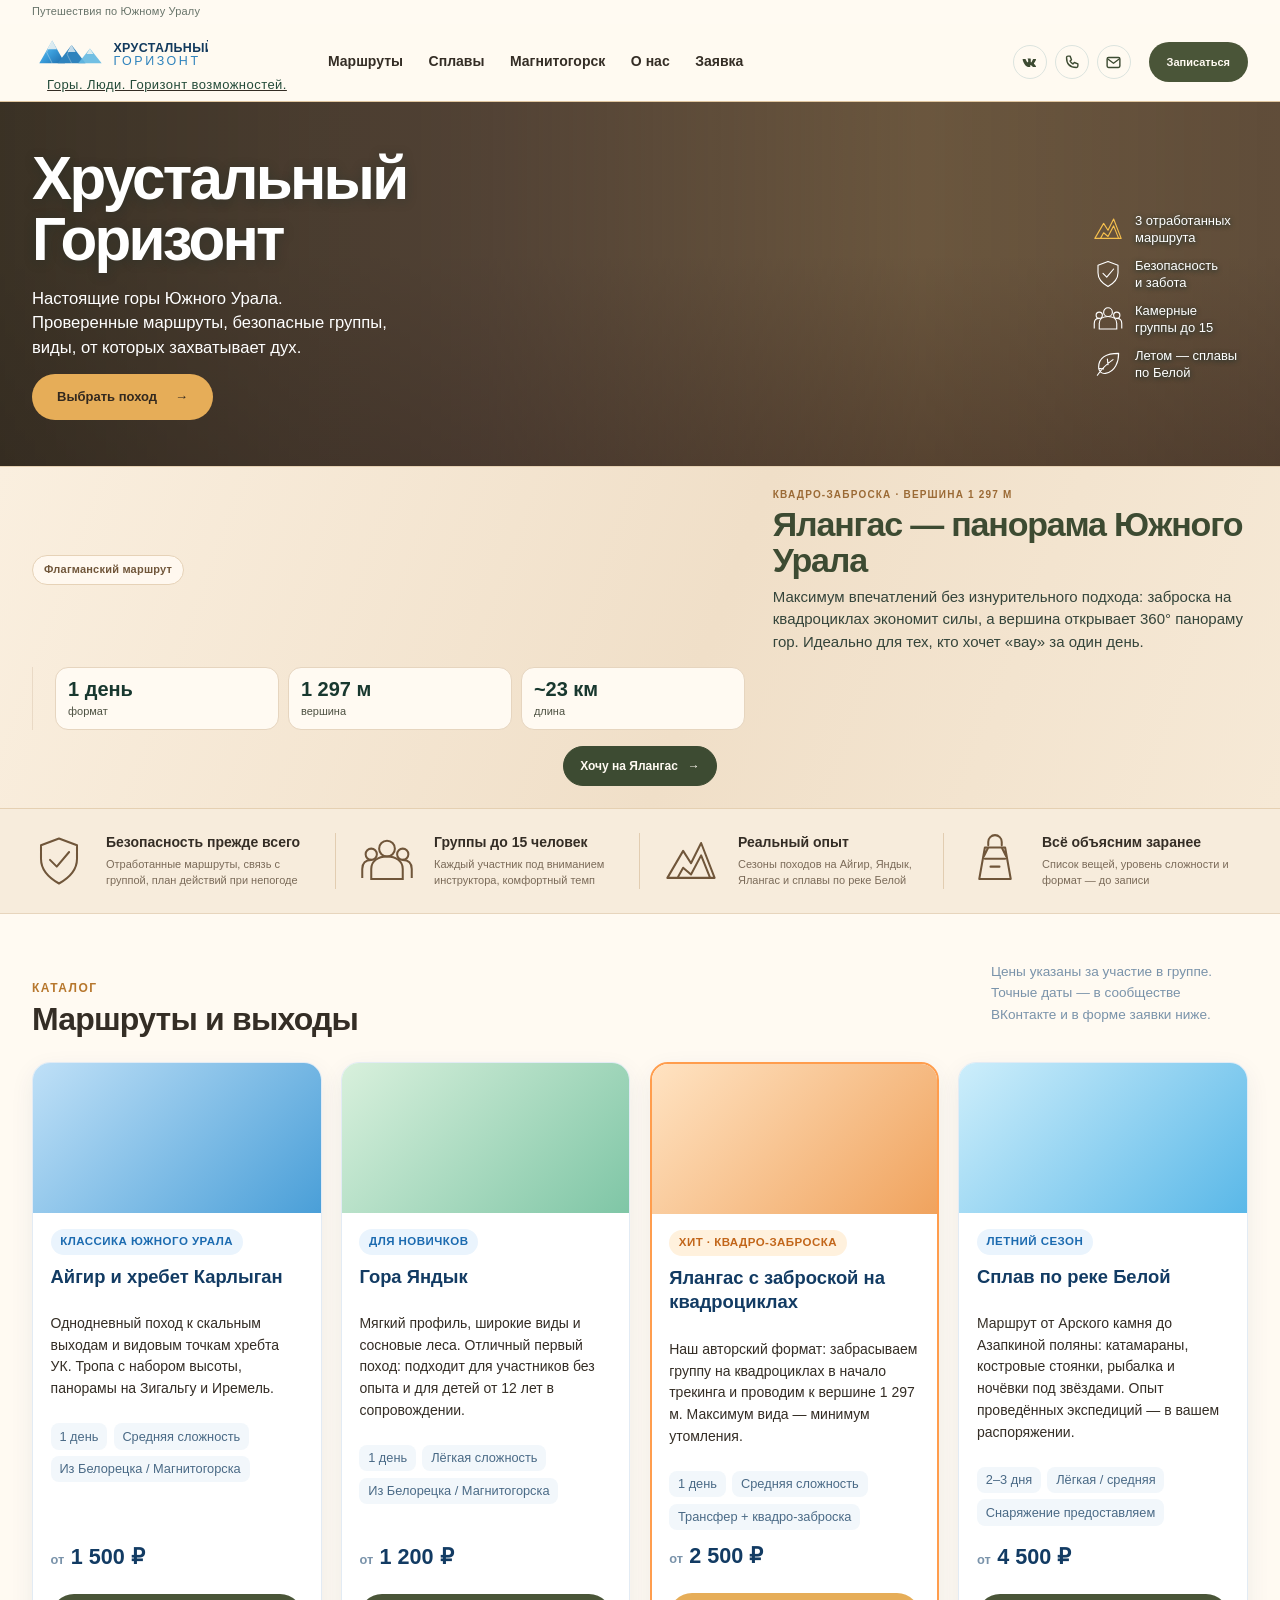
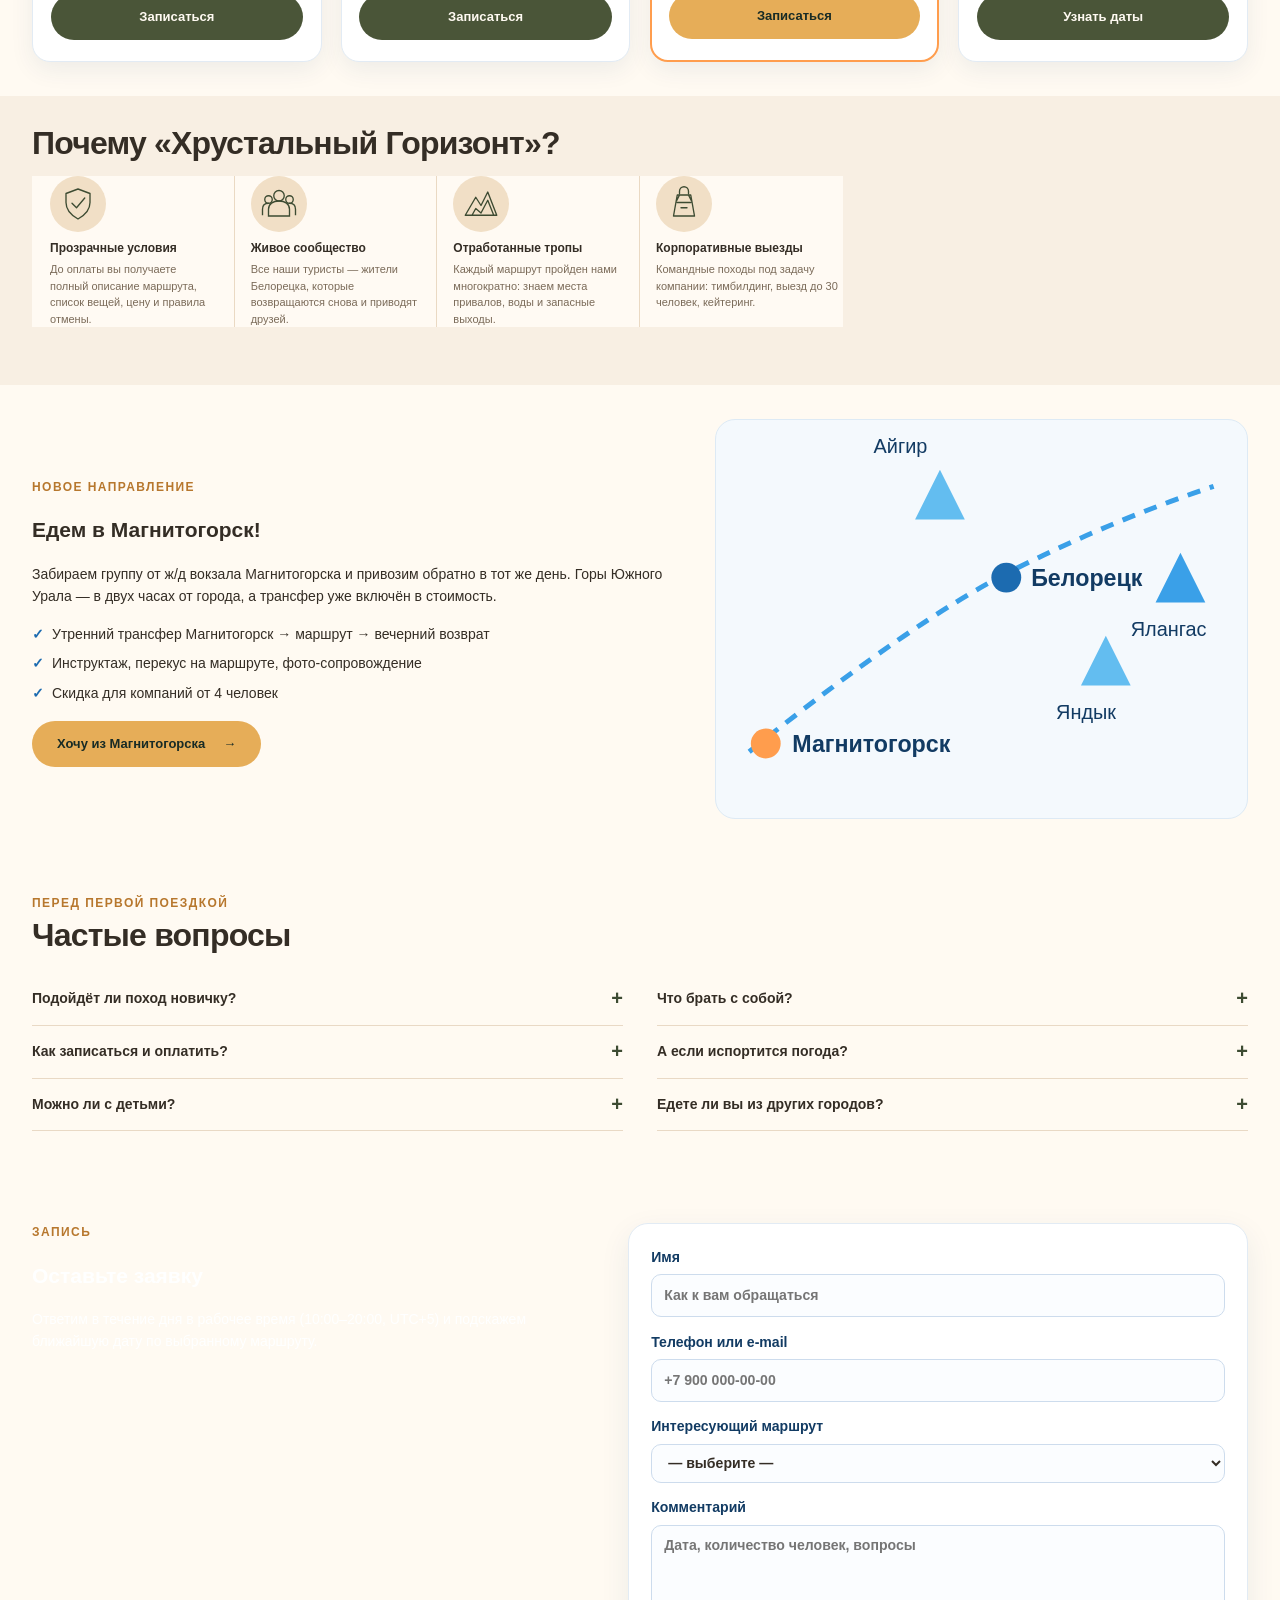
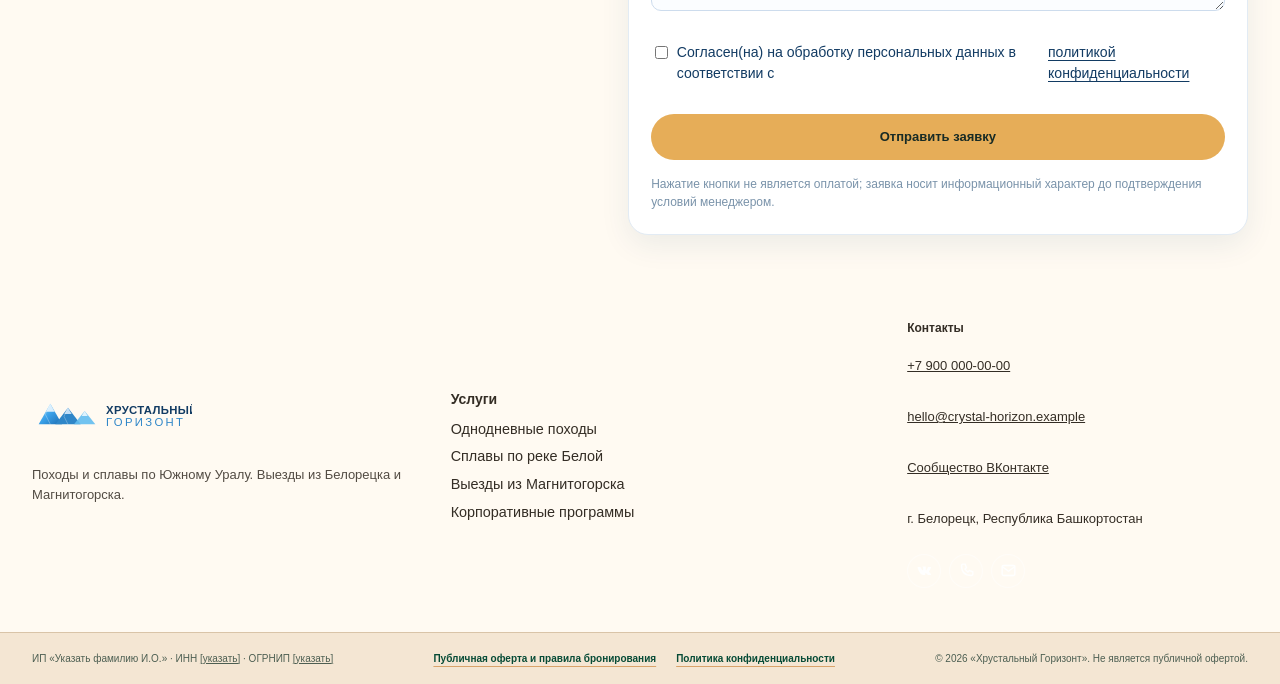
<file: test5/index.html>
<!doctype html>
<html lang="ru">
<head>
<meta charset="utf-8">
<meta name="viewport" content="width=device-width, initial-scale=1">
<title>Хрустальный Горизонт — походы по Южному Уралу из Белорецка и Магнитогорска</title>
<meta name="description" content="Однодневные походы на Айгир, Яндык и Ялангас, сплавы по реке Белой, заброски на квадроциклах. Маршруты Южного Урала для новичков и опытных туристов. Группы до 15 человек.">
<meta name="theme-color" content="#0d2b47">
<meta name="color-scheme" content="light">
<meta property="og:locale" content="ru_RU">
<meta property="og:type" content="website">
<meta property="og:title" content="Хрустальный Горизонт — горы, люди, впечатления">
<meta property="og:description" content="Авторские маршруты Южного Урала: походы, сплавы, квадро-заброски. Выезды из Белорецка и Магнитогорска.">
<meta property="og:image" content="assets/og-cover.svg">
<link rel="icon" href="assets/favicon.svg" type="image/svg+xml">
<link rel="stylesheet" href="styles.css">
<script type="application/ld+json">
{"@context":"https://schema.org","@type":"TouristInformationCenter","name":"Хрустальный Горизонт","description":"Походы и сплавы по Южному Уралу: Айгир, Яндык, Ялангас, сплав по реке Белой","areaServed":["Белорецк","Магнитогорск","Южный Урал"],"address":{"@type":"PostalAddress","addressLocality":"Белорецк","addressRegion":"Республика Башкортостан","addressCountry":"RU"}}
</script>
</head>
<body>
<a class="skip-link" href="#main">Перейти к содержанию</a>
<div class="brand-kicker">Путешествия по <strong>Южному Уралу</strong></div>

<header class="site-header">
  <div class="header-inner wrap">
    <a class="brand" href="#top" aria-label="Хрустальный Горизонт — на главную">
      <img src="assets/logo.svg" alt="Хрустальный Горизонт">
      <span class="brand-tagline">Горы. Люди. Горизонт возможностей.</span>
    </a>
    <button class="menu-toggle" aria-expanded="false" aria-controls="main-nav">Меню <span>☰</span></button>
    <nav id="main-nav" class="main-nav" aria-label="Главная навигация">
      <a href="#tours">Маршруты</a>
      <a href="#rafting">Сплавы</a>
      <a href="#magnitogorsk">Магнитогорск</a>
      <a href="#about">О нас</a>
      <a href="#request">Заявка</a>
    </nav>
    <div class="header-actions">
      <div class="socials" aria-label="Способы связи">
        <a href="https://vk.com/" target="_blank" rel="noopener" aria-label="ВКонтакте"><svg viewBox="0 0 24 24"><use href="assets/icons.svg#vk"/></svg></a>
        <a href="tel:+79000000000" aria-label="Телефон"><svg viewBox="0 0 24 24"><use href="assets/icons.svg#phone"/></svg></a>
        <a href="mailto:hello@crystal-horizon.example" aria-label="Электронная почта"><svg viewBox="0 0 24 24"><use href="assets/icons.svg#mail"/></svg></a>
      </div>
      <a class="button button-dark button-small" href="#request">Записаться</a>
    </div>
  </div>
</header>

<main id="main">
  <section class="hero" id="top">
    <div class="hero-art hero-photo" role="img" aria-label="Горный пейзаж Южного Урала"></div>
    <div class="hero-shade"></div>
    <div class="hero-content wrap">
      <div class="hero-copy">
        <h1>Хрустальный<br>Горизонт</h1>
        <p class="hero-lead">Настоящие горы Южного Урала.<br>Проверенные маршруты, безопасные группы,<br>виды, от которых захватывает дух.</p>
        <a class="button button-sun" href="#request">Выбрать поход <span aria-hidden="true">→</span></a>
        <p class="hero-note">Выезды из Белорецка и Магнитогорска · группы до 15 человек</p>
      </div>
      <ul class="hero-points">
        <li><svg><use href="assets/icons.svg#mountain"/></svg><span>3 отработанных<br>маршрута</span></li>
        <li><svg><use href="assets/icons.svg#shield"/></svg><span>Безопасность<br>и забота</span></li>
        <li><svg><use href="assets/icons.svg#people"/></svg><span>Камерные<br>группы до 15</span></li>
        <li><svg><use href="assets/icons.svg#leaf"/></svg><span>Летом — сплавы<br>по Белой</span></li>
      </ul>
    </div>
  </section>

  <section class="featured-route" aria-labelledby="featured-route-title">
    <div class="wrap featured-route-inner">
      <div class="featured-route-label"><span>Флагманский маршрут</span></div>
      <div class="featured-route-copy">
        <p class="eyebrow">Квадро-заброска · вершина 1 297 м</p>
        <h2 id="featured-route-title">Ялангас — панорама Южного Урала</h2>
        <p>Максимум впечатлений без изнурительного подхода: заброска на квадроциклах экономит силы, а вершина открывает 360° панораму гор. Идеально для тех, кто хочет «вау» за один день.</p>
      </div>
      <div class="featured-route-facts">
        <div><strong>1 день</strong><span>формат</span></div>
        <div><strong>1 297 м</strong><span>вершина</span></div>
        <div><strong>~23 км</strong><span>длина</span></div>
      </div>
      <div class="featured-route-actions"><a class="button button-sun" href="#request">Хочу на Ялангас <span>→</span></a></div>
    </div>
  </section>

  <section class="trust-bar">
    <div class="wrap trust-grid">
      <article><svg><use href="assets/icons.svg#shield"/></svg><div><h3>Безопасность прежде всего</h3><p>Отработанные маршруты, связь с группой, план действий при непогоде</p></div></article>
      <article><svg><use href="assets/icons.svg#people"/></svg><div><h3>Группы до 15 человек</h3><p>Каждый участник под вниманием инструктора, комфортный темп</p></div></article>
      <article><svg><use href="assets/icons.svg#mountain"/></svg><div><h3>Реальный опыт</h3><p>Сезоны походов на Айгир, Яндык, Ялангас и сплавы по реке Белой</p></div></article>
      <article><svg><use href="assets/icons.svg#pack"/></svg><div><h3>Всё объясним заранее</h3><p>Список вещей, уровень сложности и формат — до записи</p></div></article>
    </div>
  </section>

  <section class="section tours-section" id="tours">
    <div class="wrap">
      <div class="section-heading"><div><p class="eyebrow">Каталог</p><h2>Маршруты и выходы</h2></div><p class="heading-note">Цены указаны за участие в группе. Точные даты — в сообществе ВКонтакте и в форме заявки ниже.</p></div>
      <div class="tours-grid">
        <article class="tour-card">
          <div class="tour-art art-aygir"></div>
          <div class="tour-body">
            <span class="tour-badge">Классика Южного Урала</span>
            <h3>Айгир и хребет Карлыган</h3>
            <p>Однодневный поход к скальным выходам и видовым точкам хребта УК. Тропа с набором высоты, панорамы на Зигальгу и Иремель.</p>
            <ul class="tour-facts"><li>1 день</li><li>Средняя сложность</li><li>Из Белорецка / Магнитогорска</li></ul>
            <div class="tour-price"><span>от</span><strong>1 500 ₽</strong></div>
            <a class="button button-dark" href="#request" data-tour="Айгир">Записаться</a>
          </div>
        </article>
        <article class="tour-card">
          <div class="tour-art art-yandyk"></div>
          <div class="tour-body">
            <span class="tour-badge">Для новичков</span>
            <h3>Гора Яндык</h3>
            <p>Мягкий профиль, широкие виды и сосновые леса. Отличный первый поход: подходит для участников без опыта и для детей от 12 лет в сопровождении.</p>
            <ul class="tour-facts"><li>1 день</li><li>Лёгкая сложность</li><li>Из Белорецка / Магнитогорска</li></ul>
            <div class="tour-price"><span>от</span><strong>1 200 ₽</strong></div>
            <a class="button button-dark" href="#request" data-tour="Яндык">Записаться</a>
          </div>
        </article>
        <article class="tour-card tour-card-hit">
          <div class="tour-art art-yalangas"></div>
          <div class="tour-body">
            <span class="tour-badge tour-badge-hit">Хит · квадро-заброска</span>
            <h3>Ялангас с заброской на квадроциклах</h3>
            <p>Наш авторский формат: забрасываем группу на квадроциклах в начало трекинга и проводим к вершине 1 297 м. Максимум вида — минимум утомления.</p>
            <ul class="tour-facts"><li>1 день</li><li>Средняя сложность</li><li>Трансфер + квадро-заброска</li></ul>
            <div class="tour-price"><span>от</span><strong>2 500 ₽</strong></div>
            <a class="button button-sun" href="#request" data-tour="Ялангас">Записаться</a>
          </div>
        </article>
        <article class="tour-card">
          <div class="tour-art art-river"></div>
          <div class="tour-body">
            <span class="tour-badge">Летний сезон</span>
            <h3>Сплав по реке Белой</h3>
            <p>Маршрут от Арского камня до Азапкиной поляны: катамараны, костровые стоянки, рыбалка и ночёвки под звёздами. Опыт проведённых экспедиций — в вашем распоряжении.</p>
            <ul class="tour-facts"><li>2–3 дня</li><li>Лёгкая / средняя</li><li>Снаряжение предоставляем</li></ul>
            <div class="tour-price"><span>от</span><strong>4 500 ₽</strong></div>
            <a class="button button-dark" href="#request" data-tour="Сплав по Белой">Узнать даты</a>
          </div>
        </article>
      </div>
    </div>
  </section>

  <section class="section why-section" id="about">
    <div class="wrap">
      <div class="section-heading"><h2>Почему «Хрустальный Горизонт»?</h2></div>
      <div class="why-grid">
        <article><span class="icon-disc"><svg><use href="assets/icons.svg#shield"/></svg></span><h3>Прозрачные условия</h3><p>До оплаты вы получаете полный описание маршрута, список вещей, цену и правила отмены.</p></article>
        <article><span class="icon-disc"><svg><use href="assets/icons.svg#people"/></svg></span><h3>Живое сообщество</h3><p>Все наши туристы — жители Белорецка, которые возвращаются снова и приводят друзей.</p></article>
        <article><span class="icon-disc"><svg><use href="assets/icons.svg#mountain"/></svg></span><h3>Отработанные тропы</h3><p>Каждый маршрут пройден нами многократно: знаем места привалов, воды и запасные выходы.</p></article>
        <article id="corporate"><span class="icon-disc"><svg><use href="assets/icons.svg#pack"/></svg></span><h3>Корпоративные выезды</h3><p>Командные походы под задачу компании: тимбилдинг, выезд до 30 человек, кейтеринг.</p></article>
      </div>
    </div>
  </section>

  <section class="section magnit-section" id="magnitogorsk">
    <div class="wrap magnit-wrap">
      <div class="magnit-copy">
        <p class="eyebrow">Новое направление</p>
        <h2>Едем в Магнитогорск!</h2>
        <p>Забираем группу от ж/д вокзала Магнитогорска и привозим обратно в тот же день. Горы Южного Урала — в двух часах от города, а трансфер уже включён в стоимость.</p>
        <ul class="check-list">
          <li>Утренний трансфер Магнитогорск → маршрут → вечерний возврат</li>
          <li>Инструктаж, перекус на маршруте, фото-сопровождение</li>
          <li>Скидка для компаний от 4 человек</li>
        </ul>
        <a class="button button-sun" href="#request" data-tour="Выезд из Магнитогорска">Хочу из Магнитогорска <span>→</span></a>
      </div>
      <div class="magnit-map" role="img" aria-label="Схема: Магнитогорск — Белорецк — маршруты Айгир, Яндык, Ялангас">
        <svg viewBox="0 0 320 240">
          <path d="M20 200 Q120 120 180 90 T300 40" fill="none" stroke="#3aa0e8" stroke-width="3" stroke-dasharray="8 6"/>
          <circle cx="30" cy="195" r="9" fill="#ff9d4d"/><text x="46" y="200" font-size="14" fill="#123b63" font-weight="700">Магнитогорск</text>
          <circle cx="175" cy="95" r="9" fill="#1c6bb0"/><text x="190" y="100" font-size="14" fill="#123b63" font-weight="700">Белорецк</text>
          <polygon points="120,60 135,30 150,60" fill="#63bdf0"/><text x="95" y="20" font-size="12" fill="#123b63">Айгир</text>
          <polygon points="220,160 235,130 250,160" fill="#63bdf0"/><text x="205" y="180" font-size="12" fill="#123b63">Яндык</text>
          <polygon points="265,110 280,80 295,110" fill="#3aa0e8"/><text x="250" y="130" font-size="12" fill="#123b63">Ялангас</text>
        </svg>
      </div>
    </div>
  </section>

  <section class="section faq-section">
    <div class="wrap">
      <div class="section-heading"><div><p class="eyebrow">Перед первой поездкой</p><h2>Частые вопросы</h2></div></div>
      <div class="faq-list">
        <details><summary>Подойдёт ли поход новичку?</summary><p>Да: Яндык и корпоративные форматы рассчитаны на первый опыт. По Айгиру и Ялангасу предупредим о нагрузке заранее — честно опишем набор высоты и темп.</p></details>
        <details><summary>Что брать с собой?</summary><p>После записи пришлём подробный список: обувь, одежда по слоям, вода, перекус. Ничего покупать специально не нужно — на старте хватит спортивной формы.</p></details>
        <details><summary>Как записаться и оплатить?</summary><p>Отправьте заявку через форму ниже или сообщество ВКонтакте. Мы подтвердим место, вы вносите предоплату — остальное в день выезда. Условия возврата — в <a href="pages/offer.html">правилах бронирования</a>.</p></details>
        <details><summary>А если испортится погода?</summary><p>Решение о выходе принимается утром по прогнозу и состоянию маршрута. При отмене по нашей вине предоплата возвращается полностью или переносится на другую дату — по вашему выбору.</p></details>
        <details><summary>Можно ли с детьми?</summary><p>На лёгких маршрутах — дети от 12 лет в сопровождении взрослого. По другим возрастам спрашивайте индивидуально.</p></details>
        <details><summary>Едете ли вы из других городов?</summary><p>Да, для групп от 6 человек организуем трансфер из Уфы, Сибая и других городов. Для жителей всей России есть формат «тур выходного дня» с размещением в Белорецке.</p></details>
      </div>
    </div>
  </section>

  <section class="section request-section" id="request">
    <div class="wrap request-wrap">
      <div class="request-copy">
        <p class="eyebrow">Запись</p>
        <h2>Оставьте заявку</h2>
        <p>Ответим в течение дня в рабочее время (10:00–20:00, UTC+5) и подскажем ближайшую дату по выбранному маршруту.</p>
      </div>
      <form class="request-form" action="#" method="post" novalidate>
        <label>Имя<input type="text" name="name" required autocomplete="name" placeholder="Как к вам обращаться"></label>
        <label>Телефон или e-mail<input type="text" name="contact" required autocomplete="tel" placeholder="+7 900 000-00-00"></label>
        <label>Интересующий маршрут
          <select name="tour" id="tour-select">
            <option value="">— выберите —</option>
            <option>Айгир</option>
            <option>Яндык</option>
            <option>Ялангас</option>
            <option>Сплав по Белой</option>
            <option>Выезд из Магнитогорска</option>
            <option>Корпоративный поход</option>
          </select>
        </label>
        <label>Комментарий<textarea name="comment" rows="3" placeholder="Дата, количество человек, вопросы"></textarea></label>
        <label class="consent"><input type="checkbox" name="consent" required> Согласен(на) на обработку персональных данных в соответствии с <a href="pages/privacy.html" target="_blank">политикой конфиденциальности</a></label>
        <button class="button button-sun" type="submit">Отправить заявку</button>
        <p class="form-note">Нажатие кнопки не является оплатой; заявка носит информационный характер до подтверждения условий менеджером.</p>
      </form>
    </div>
  </section>
</main>

<footer id="contacts">
  <div class="footer-top wrap">
    <div>
      <img class="footer-logo" src="assets/logo.svg" alt="Хрустальный Горизонт">
      <p class="footer-desc">Походы и сплавы по Южному Уралу. Выезды из Белорецка и Магнитогорска.</p>
    </div>
    <div>
      <strong>Услуги</strong>
      <ul class="footer-list">
        <li><a href="#tours">Однодневные походы</a></li>
        <li><a href="#rafting">Сплавы по реке Белой</a></li>
        <li><a href="#magnitogorsk">Выезды из Магнитогорска</a></li>
        <li><a href="#corporate">Корпоративные программы</a></li>
      </ul>
    </div>
    <div class="footer-contact">
      <strong>Контакты</strong>
      <p><a href="tel:+79000000000">+7 900 000-00-00</a></p>
      <p><a href="mailto:hello@crystal-horizon.example">hello@crystal-horizon.example</a></p>
      <p><a href="https://vk.com/" target="_blank" rel="noopener">Сообщество ВКонтакте</a></p>
      <p>г. Белорецк, Республика Башкортостан</p>
      <div class="socials" aria-label="Способы связи">
        <a href="https://vk.com/" target="_blank" rel="noopener" aria-label="ВКонтакте"><svg viewBox="0 0 24 24"><use href="assets/icons.svg#vk"/></svg></a>
        <a href="tel:+79000000000" aria-label="Телефон"><svg viewBox="0 0 24 24"><use href="assets/icons.svg#phone"/></svg></a>
        <a href="mailto:hello@crystal-horizon.example" aria-label="Электронная почта"><svg viewBox="0 0 24 24"><use href="assets/icons.svg#mail"/></svg></a>
      </div>
    </div>
  </div>
  <div class="legal-footer">
    <div class="wrap legal-inner">
      <span>ИП «Указать фамилию И.О.» · ИНН <u>[указать]</u> · ОГРНИП <u>[указать]</u></span>
      <nav aria-label="Юридическая информация">
        <a href="pages/offer.html">Публичная оферта и правила бронирования</a>
        <a href="pages/privacy.html">Политика конфиденциальности</a>
      </nav>
      <span>© 2026 «Хрустальный Горизонт». Не является публичной офертой.</span>
    </div>
  </div>
</footer>

<script src="script.js" defer></script>
</body>
</html>
</file>
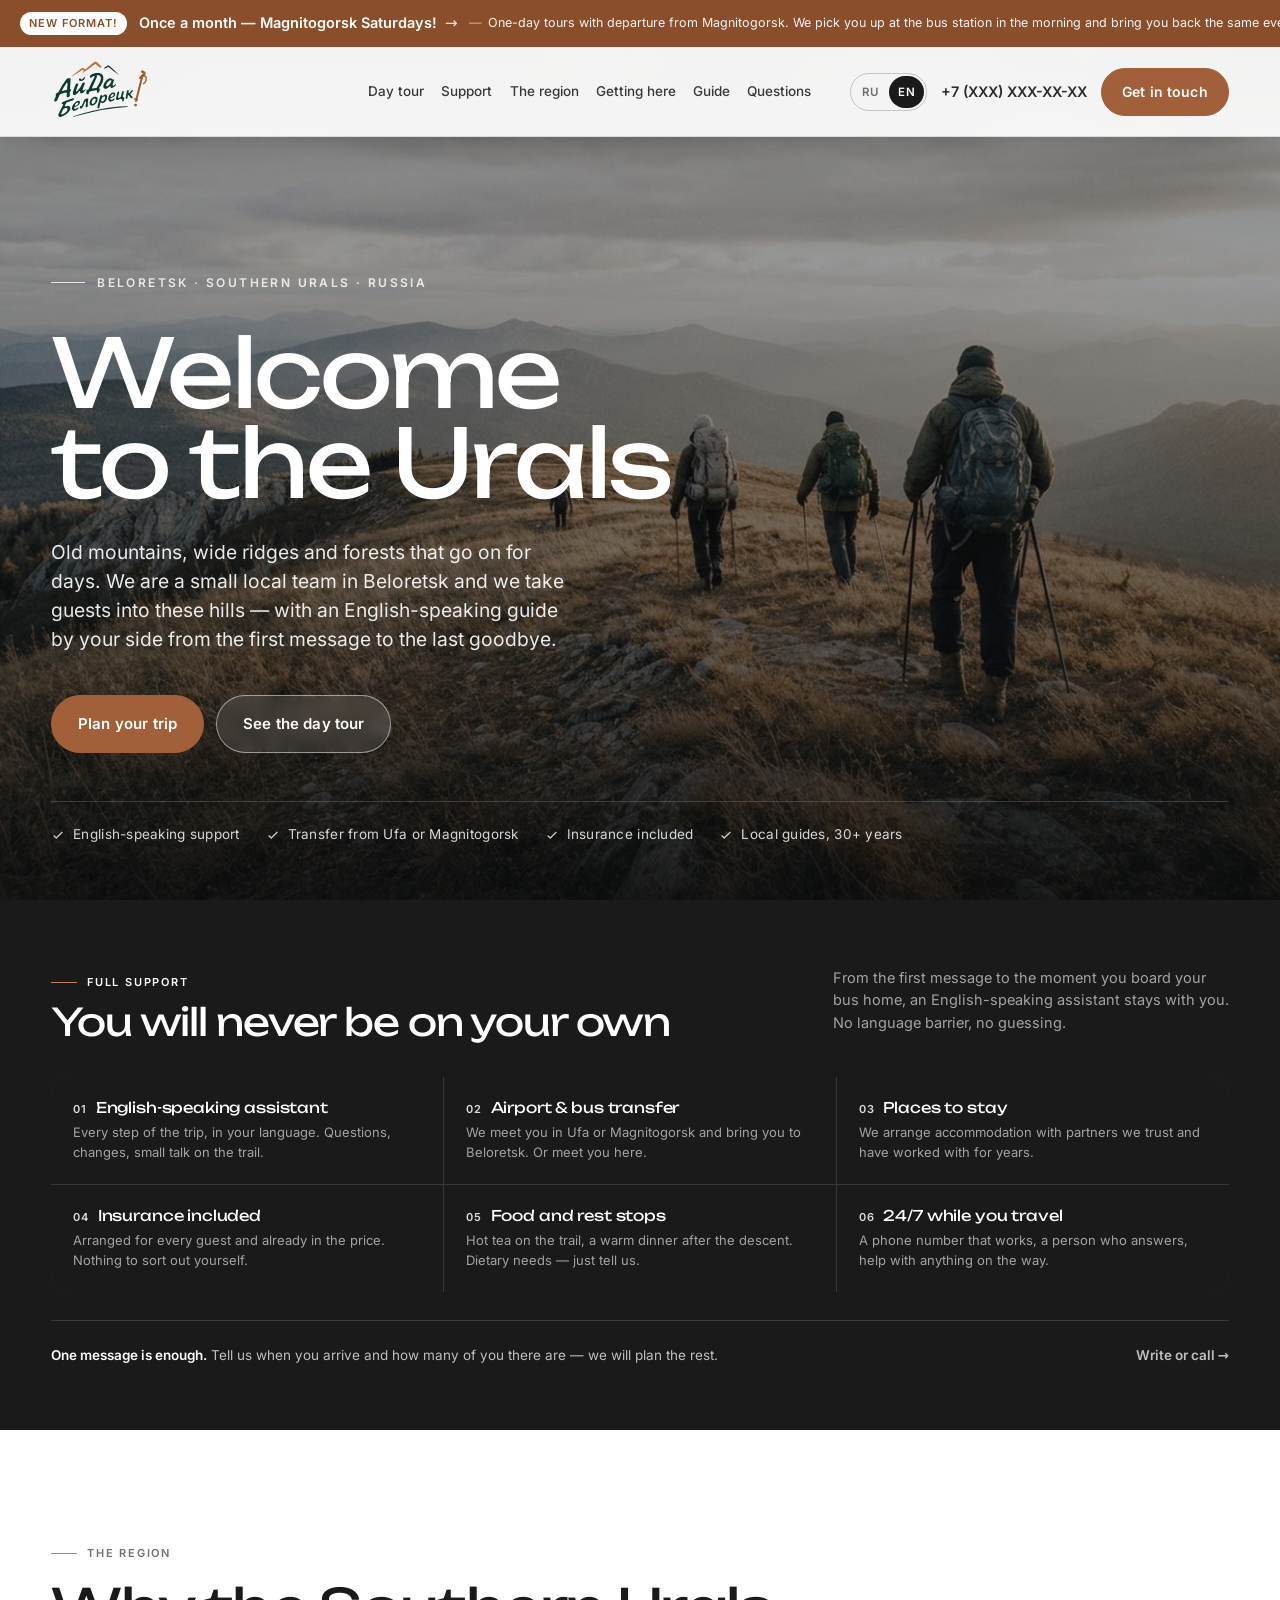
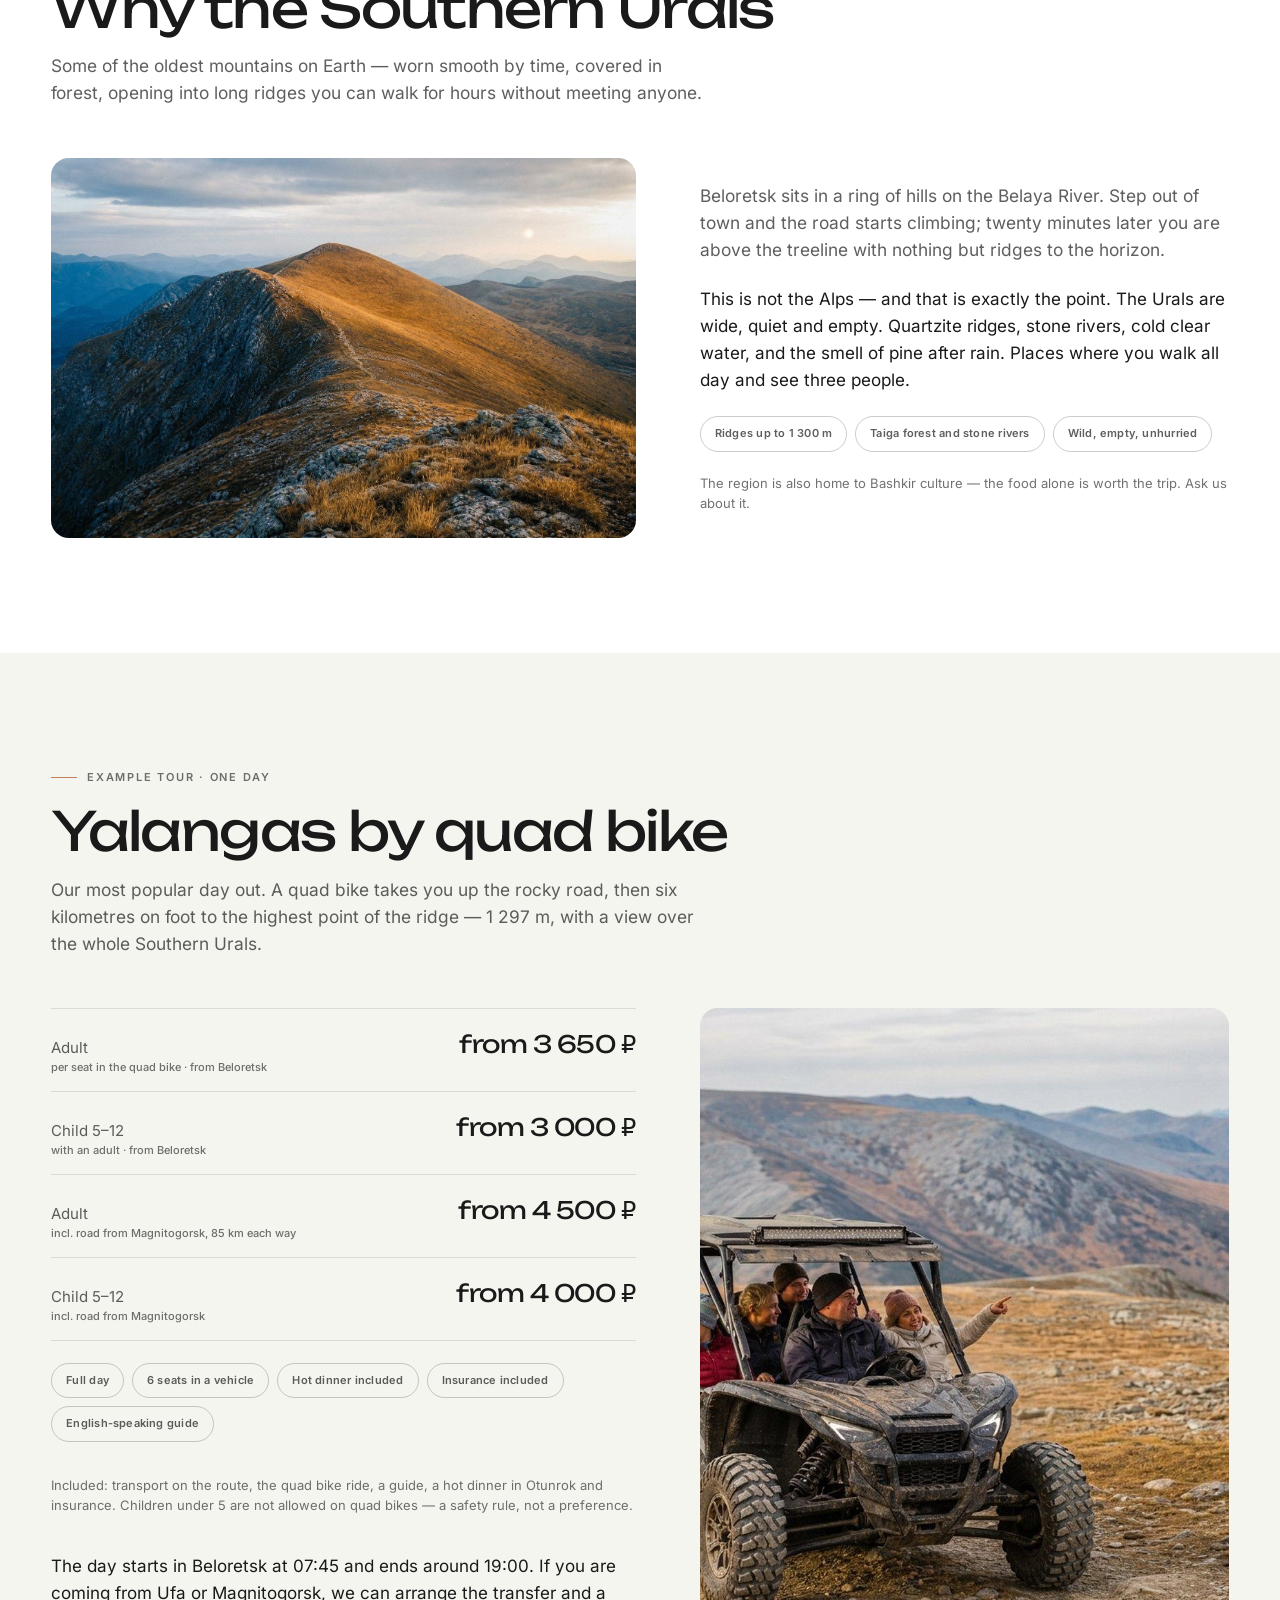
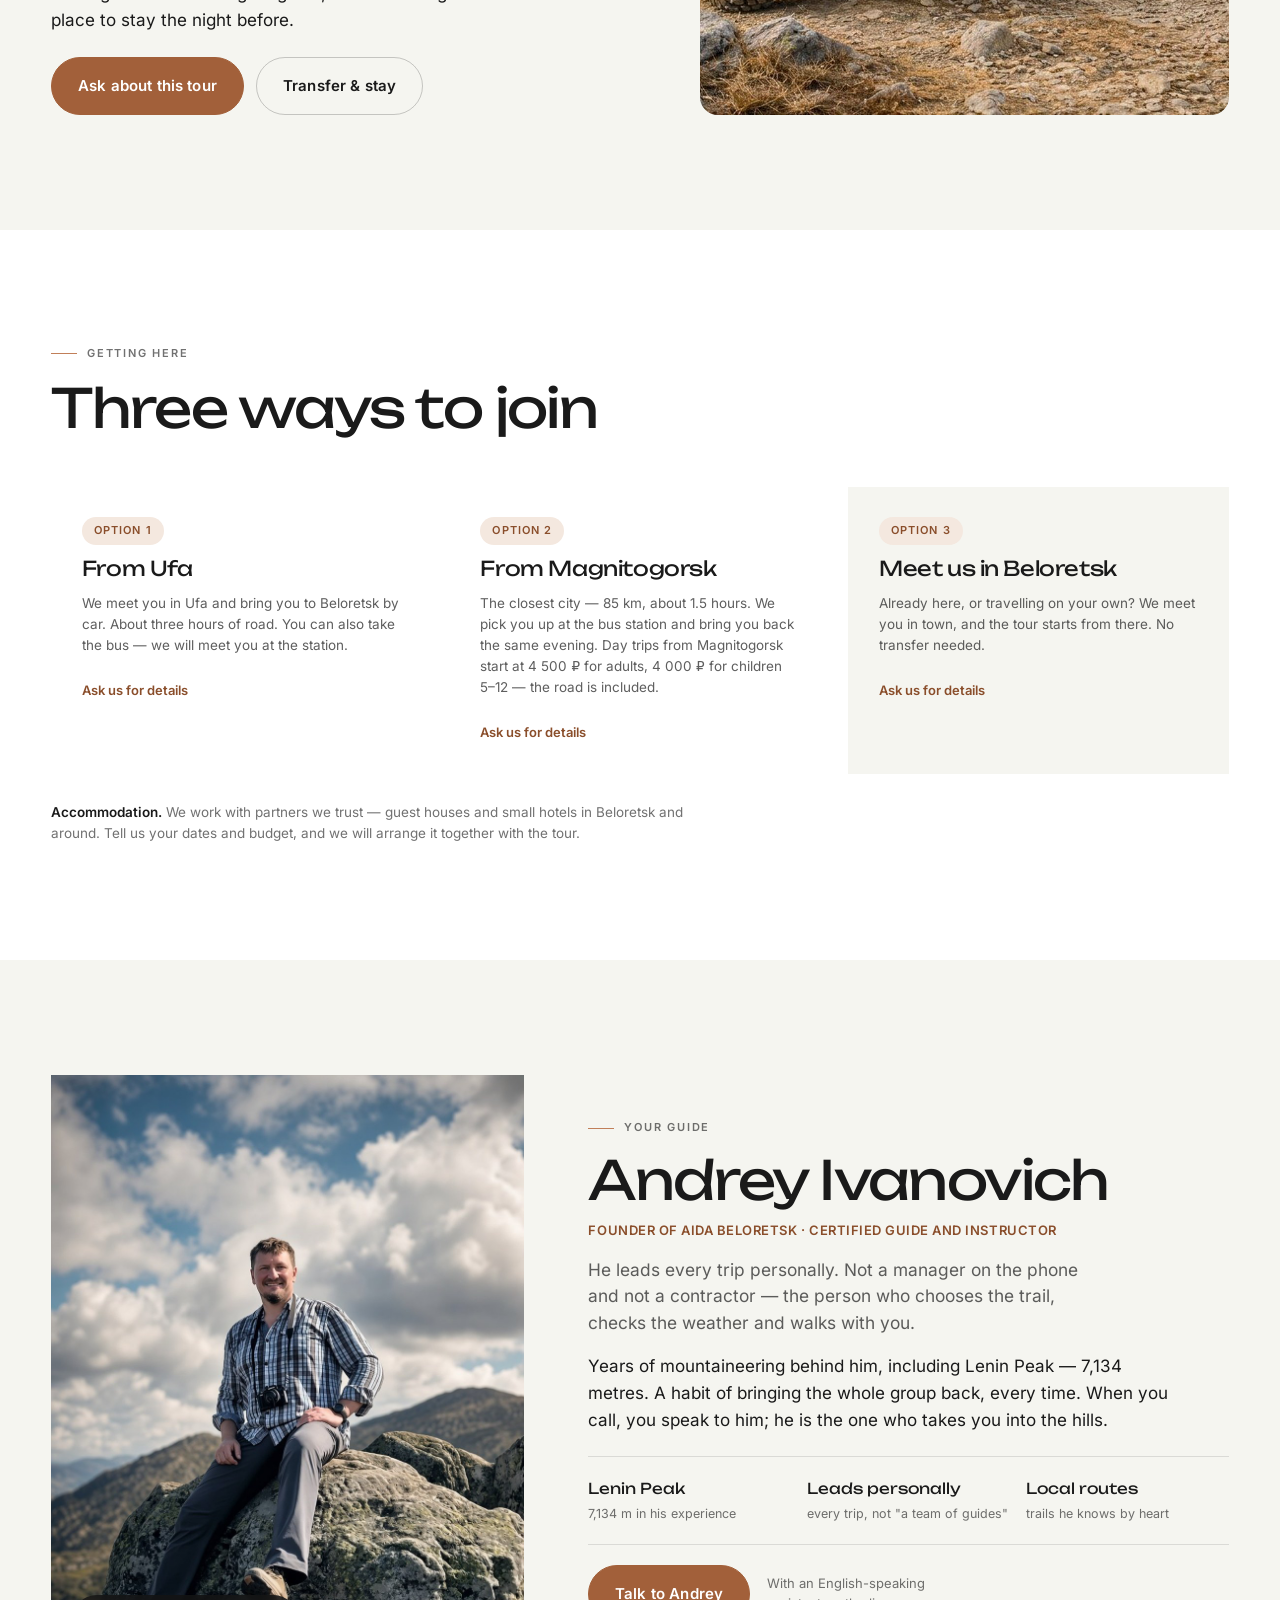
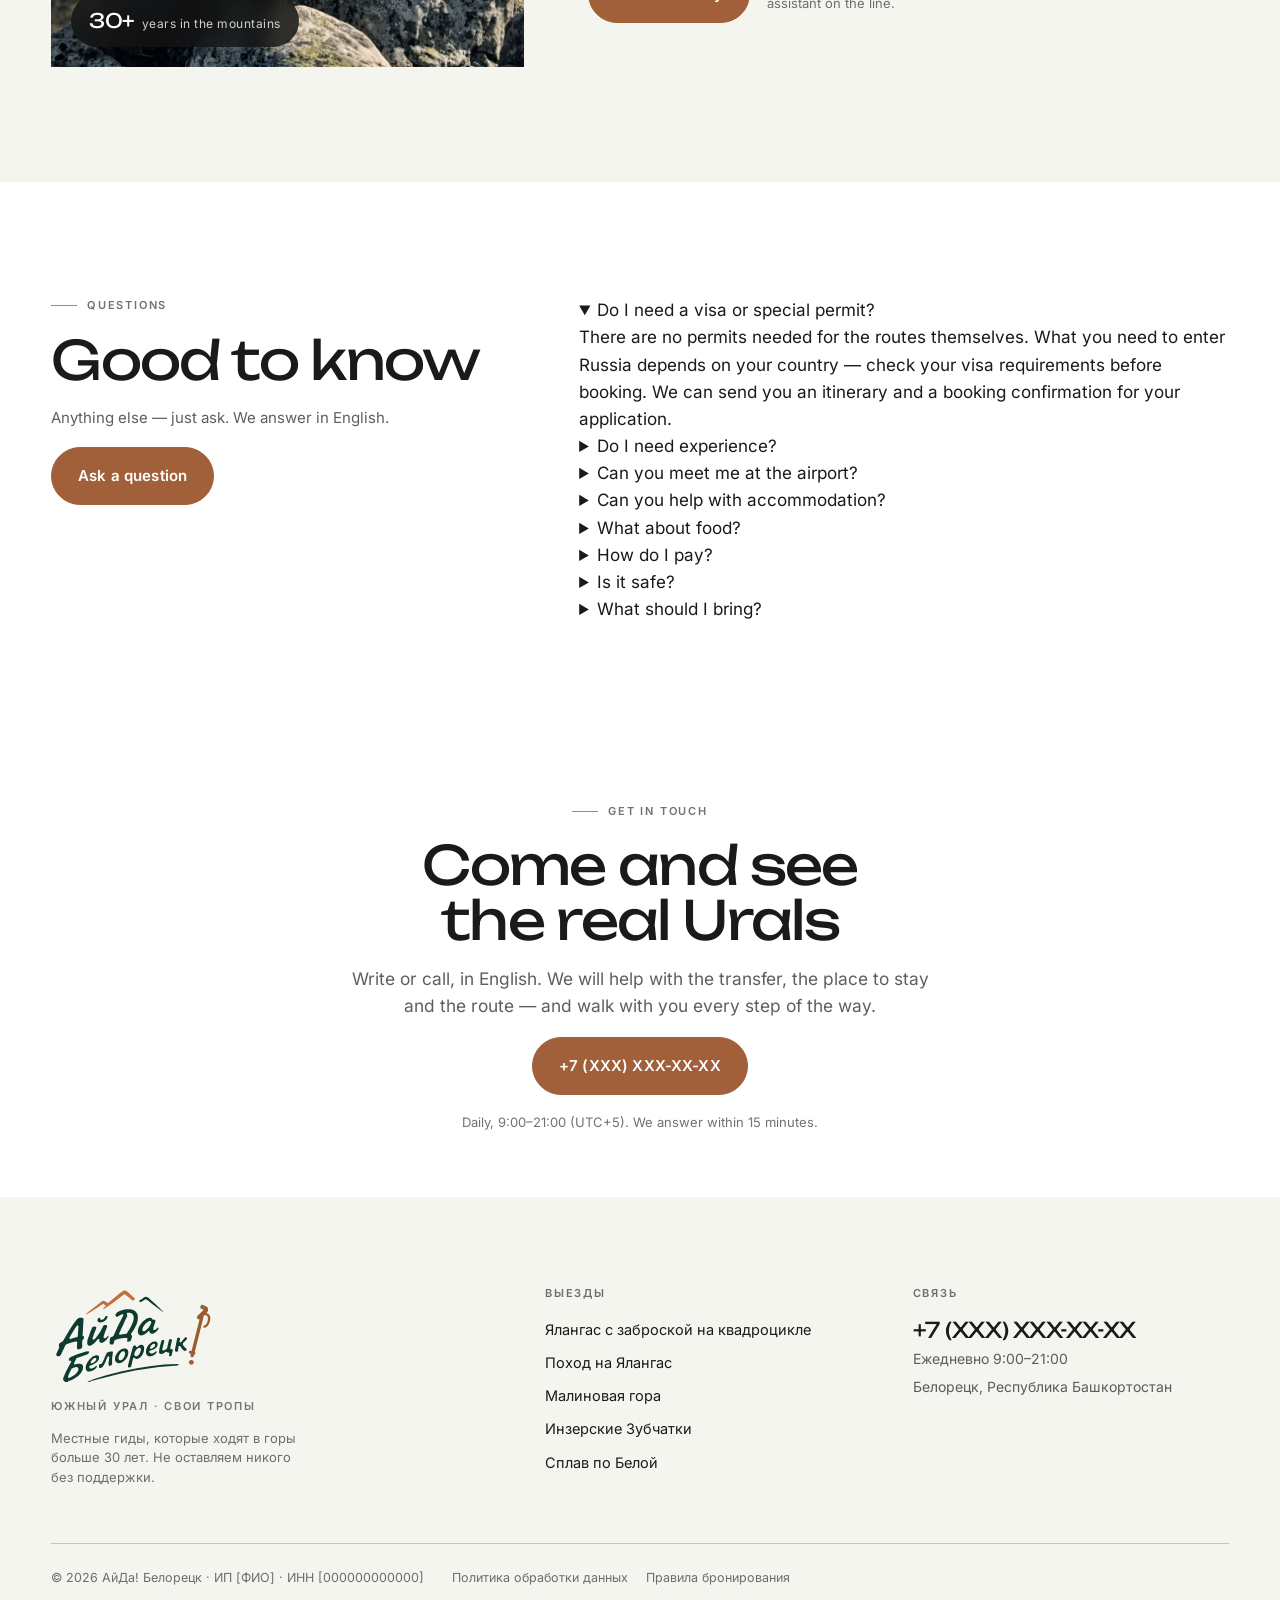
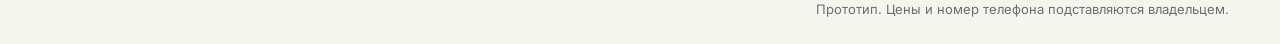
<file: en.html>
<!doctype html>
<html lang="en">
<head>
<meta charset="utf-8">
<meta name="viewport" content="width=device-width, initial-scale=1">
<title>Tours in the Southern Urals, Russia — Aida Beloretsk | English-speaking guides, transfers from Ufa and Magnitogorsk</title>
<meta name="description" content="Small-group tours in the Southern Urals with English-speaking support. Quad bike tour to the Yalangas ridge, transfers from Ufa or Magnitogorsk, accommodation with trusted partners. Insurance included.">
<link rel="canonical" href="https://aidabeloretsk.ru/en.html">
<link rel="alternate" hreflang="en" href="https://aidabeloretsk.ru/en.html">
<link rel="alternate" hreflang="ru" href="https://aidabeloretsk.ru/">
<link rel="alternate" hreflang="x-default" href="https://aidabeloretsk.ru/">
<meta property="og:type" content="product">
<meta property="og:locale" content="en_US">
<meta property="og:site_name" content="АйДа! Белорецк">
<meta property="og:title" content="Tours in the Southern Urals — Aida Beloretsk">
<meta property="og:description" content="Quad bike tour to the Yalangas ridge. English-speaking guide, transfers from Ufa or Magnitogorsk, accommodation. Insurance included.">
<meta property="og:image" content="https://aidabeloretsk.ru/img/quad-passengers.jpg">
<meta name="theme-color" content="#1A1A1A">
<meta name="format-detection" content="telephone=no">
<link rel="preload" href="fonts/unbounded-cyrillic-600.woff2" as="font" type="font/woff2" crossorigin>
<link rel="preload" href="img/quad-passengers.jpg" as="image" fetchpriority="high">
<link rel="icon" href="img/logo-favicon.png" type="image/png">
<link rel="stylesheet" href="assets/style.css">




<script type="application/ld+json">
{
  "@context":"https://schema.org",
  "@type":"TouristTrip",
  "name":"Yalangas ridge by quad bike — day tour from Beloretsk",
  "description":"A full-day tour to the highest point of the Yalangas ridge (1,297 m): quad bike transfer up the rocky road, 6 km on foot along the mountain trail, a hot dinner in Otunrok and insurance. English-speaking support available, transfers from Ufa and Magnitogorsk arranged.",
  "touristType":["International travellers","Families with children over 5","First-time mountain visitors"],
  "provider":{"@type":"TravelAgency","name":"Aida Beloretsk","areaServed":"Southern Urals, Bashkortostan, Russia"},
  "offers":{"@type":"AggregateOffer","priceCurrency":"RUB","lowPrice":"3000","highPrice":"4500","availability":"https://schema.org/InStock"}
}
</script>
<script type="application/ld+json">
{
  "@context":"https://schema.org",
  "@type":"FAQPage",
  "mainEntity":[
    {"@type":"Question","name":"Do I need experience?","acceptedAnswer":{"@type":"Answer","text":"No. Our day tours are made for first-timers. The pace is set by the slowest person in the group, and the guide stays with everyone."}},
    {"@type":"Question","name":"Can you meet me at the airport?","acceptedAnswer":{"@type":"Answer","text":"Yes. The nearest airports are Ufa and Magnitogorsk. We arrange transfers from either of them."}},
    {"@type":"Question","name":"Can you help with accommodation?","acceptedAnswer":{"@type":"Answer","text":"Yes. We work with trusted partners — guest houses and small hotels — and can book accommodation together with your tour."}}
  ]
}
</script>
</head>
<body>
<a class="skip-link" href="#main">Skip to content</a>

<!-- ============ PROMO ============ -->
<a class="promo-bar" href="magnitogorskie-subboty.html">
  <span class="promo-bar__tag">New format!</span>
  <span class="promo-bar__inner">
    <span class="promo-bar__row">
      <span class="promo-bar__title">Once a month — Magnitogorsk Saturdays!</span>
      <span class="promo-bar__arrow" aria-hidden="true">→</span>
    </span>
    <span class="promo-bar__sub">One-day tours with departure from Magnitogorsk. We pick you up at the bus station in the morning and bring you back the same evening.<span class="promo-bar__more">Learn more</span></span>
  </span>
</a>

<header class="site-header is-solid" id="site-header">
  <div class="wrap header-inner">
    <a class="brand" href="index.html" aria-label="Aida Beloretsk — home">
      <span class="brand-line"><img class="brand-logo brand-logo--dark" src="img/logo-horizontal.svg" width="869" height="520" alt="Aida Beloretsk"><img class="brand-logo brand-logo--light" src="img/logo-horizontal-light.svg" width="869" height="520" alt="" aria-hidden="true"></span>
    </a>
    <nav class="main-nav" aria-label="Main navigation">
      <a href="#quad">Day tour</a>
      <a href="#support">Support</a>
      <a href="#region">The region</a>
      <a href="#how">Getting here</a>
      <a href="#guide">Guide</a>
      <a href="#faq">Questions</a>
    </nav>
    <div class="header-cta">
      <div class="lang-switch" role="group" aria-label="Site language">
        <a class="lang-switch__item" href="index.html" hreflang="ru" lang="ru">RU</a>
        <a class="lang-switch__item is-active" href="en.html" aria-current="page" lang="en">EN</a>
      </div>
      <a class="header-phone" href="tel:+70000000000" data-phone>+7 (XXX) XXX-XX-XX</a>
      <a class="btn btn--copper btn--sm" href="tel:+70000000000" data-phone>Get in touch</a>
      <button class="burger" aria-label="Open menu" aria-expanded="false" aria-controls="mobile-menu">
        <svg width="18" height="12" viewBox="0 0 18 12" fill="none" aria-hidden="true"><path d="M0 1h18M0 6h18M0 11h18" stroke="currentColor" stroke-width="1.4"/></svg>
      </button>
    </div>
  </div>
</header>
<div class="mobile-menu" id="mobile-menu" data-open="false" role="dialog" aria-modal="true" aria-label="Menu">
  <div class="mobile-menu__head">
    <span class="brand brand--static"><span class="brand-line"><img class="brand-logo brand-logo--dark" src="img/logo-horizontal.svg" width="869" height="520" alt="Aida Beloretsk"><img class="brand-logo brand-logo--light" src="img/logo-horizontal-light.svg" width="869" height="520" alt="" aria-hidden="true"></span></span>
    <button class="menu-close" data-menu-close aria-label="Close menu">×</button>
  </div>
  <nav aria-label="Mobile navigation">
    <a href="magnitogorskie-subboty.html">Magnitogorsk Saturdays</a>
    <a href="index.html#departures">Upcoming trips</a>
    <a href="index.html#kvadro">Quad to Yalangas</a>
    <a href="index.html#hikes">Hikes and tours</a>
    <a href="index.html#guides">Guides</a>
    <a href="#faq">Questions</a>
  </nav>
  <div class="mobile-menu__foot">
    <a class="btn btn--copper btn--wide" href="tel:+70000000000" data-phone>Call: <span data-phone-text>+7 (XXX) XXX-XX-XX</span></a>
    <p class="tiny">Daily 9:00–21:00 (UTC+5). We answer within 15 minutes.</p>
    <div class="lang-switch lang-switch--mobile" role="group" aria-label="Site language">
      <a class="lang-switch__item" href="index.html" hreflang="ru" lang="ru">Русский</a>
      <a class="lang-switch__item is-active" href="en.html" aria-current="page" lang="en">English</a>
    </div>
  </div>
</div>

<main id="main">

<!-- ============ HERO ============ -->
<section class="hero hero--sub" aria-labelledby="hero-title">
  <div class="hero__media">
    <img src="img/hero-ridge.jpg" width="1672" height="933" fetchpriority="high" decoding="async"
         alt="A group walking along the open ridge of the Southern Urals at sunset">
  </div>
  <div class="hero__shade"></div>

  <div class="wrap hero__inner">
    <p class="hero__kicker">Beloretsk · Southern Urals · Russia</p>
    <h1 class="display display--hero" id="hero-title">Welcome<br>to the Urals</h1>
    <p class="hero__lead">Old mountains, wide ridges and forests that go on for days. We are a small local team in Beloretsk and we take guests into these hills — with an English-speaking guide by your side from the first message to the last goodbye.</p>

    <div class="hero__cta">
      <a class="btn btn--copper" href="tel:+70000000000" data-phone>Plan your trip</a>
      <a class="btn btn--onphoto" href="#quad">See the day tour</a>
    </div>

    <ul class="hero__trust">
      <li><svg viewBox="0 0 16 16" fill="none" aria-hidden="true"><path d="M3 8.5l3 3 7-7" stroke="currentColor" stroke-width="1.6"/></svg>English-speaking support</li>
      <li><svg viewBox="0 0 16 16" fill="none" aria-hidden="true"><path d="M3 8.5l3 3 7-7" stroke="currentColor" stroke-width="1.6"/></svg>Transfer from Ufa or Magnitogorsk</li>
      <li><svg viewBox="0 0 16 16" fill="none" aria-hidden="true"><path d="M3 8.5l3 3 7-7" stroke="currentColor" stroke-width="1.6"/></svg>Insurance included</li>
      <li><svg viewBox="0 0 16 16" fill="none" aria-hidden="true"><path d="M3 8.5l3 3 7-7" stroke="currentColor" stroke-width="1.6"/></svg>Local guides, 30+ years</li>
    </ul>
  </div>
</section>

<!-- ============ ПОЛНАЯ ПОДДЕРЖКА ============ -->
<section class="section section--tight care" id="support" aria-labelledby="support-title">
  <div class="wrap">
    <div class="care__head">
      <div>
        <p class="eyebrow">Full support</p>
        <h2 class="display" id="support-title">You will never be on your own</h2>
      </div>
      <p class="care__intro">From the first message to the moment you board your bus home, an English-speaking assistant stays with you. No language barrier, no guessing.</p>
    </div>

    <div class="care__grid">
      <article class="care__item">
        <h3><span class="care__num">01</span>English-speaking assistant</h3>
        <p>Every step of the trip, in your language. Questions, changes, small talk on the trail.</p>
      </article>
      <article class="care__item">
        <h3><span class="care__num">02</span>Airport &amp; bus transfer</h3>
        <p>We meet you in Ufa or Magnitogorsk and bring you to Beloretsk. Or meet you here.</p>
      </article>
      <article class="care__item">
        <h3><span class="care__num">03</span>Places to stay</h3>
        <p>We arrange accommodation with partners we trust and have worked with for years.</p>
      </article>
      <article class="care__item">
        <h3><span class="care__num">04</span>Insurance included</h3>
        <p>Arranged for every guest and already in the price. Nothing to sort out yourself.</p>
      </article>
      <article class="care__item">
        <h3><span class="care__num">05</span>Food and rest stops</h3>
        <p>Hot tea on the trail, a warm dinner after the descent. Dietary needs — just tell us.</p>
      </article>
      <article class="care__item">
        <h3><span class="care__num">06</span>24/7 while you travel</h3>
        <p>A phone number that works, a person who answers, help with anything on the way.</p>
      </article>
    </div>
    <p class="care__foot">
      <span><b>One message is enough.</b> Tell us when you arrive and how many of you there are — we will plan the rest.</span>
      <a class="care__phone" href="tel:+70000000000" data-phone>Write or call →</a>
    </p>
  </div>
</section>

<!-- ============ РЕГИОН ============ -->
<section class="section" id="region" aria-labelledby="region-title">
  <div class="wrap">
    <div class="section-head">
      <p class="eyebrow">The region</p>
      <h2 class="display" id="region-title">Why the Southern Urals</h2>
      <p class="lede">Some of the oldest mountains on Earth — worn smooth by time, covered in forest, opening into long ridges you can walk for hours without meeting anyone.</p>
    </div>

    <div class="split">
      <div class="split__media">
        <img src="img/yalangas-ridge.jpg" width="1543" height="1035" loading="lazy" decoding="async"
             alt="Open ridge of the Yalangas range above the forest">
      </div>
      <div class="split__body">
        <p class="lede">Beloretsk sits in a ring of hills on the Belaya River. Step out of town and the road starts climbing; twenty minutes later you are above the treeline with nothing but ridges to the horizon.</p>
        <p>This is not the Alps — and that is exactly the point. The Urals are wide, quiet and empty. Quartzite ridges, stone rivers, cold clear water, and the smell of pine after rain. Places where you walk all day and see three people.</p>
        <ul class="facts">
          <li class="fact">Ridges up to 1 300 m</li>
          <li class="fact">Taiga forest and stone rivers</li>
          <li class="fact">Wild, empty, unhurried</li>
        </ul>
        <p class="tiny">The region is also home to Bashkir culture — the food alone is worth the trip. Ask us about it.</p>
      </div>
    </div>
  </div>
</section>

<!-- ============ КВАДРО-ТУР ============ -->
<section class="section section--bone" id="quad" aria-labelledby="quad-title">
  <div class="wrap">
    <div class="section-head">
      <p class="eyebrow">Example tour · one day</p>
      <h2 class="display" id="quad-title">Yalangas by quad bike</h2>
      <p class="lede">Our most popular day out. A quad bike takes you up the rocky road, then six kilometres on foot to the highest point of the ridge — 1 297 m, with a view over the whole Southern Urals.</p>
    </div>

    <div class="split">
      <div class="split__body">
        <div class="price-table">
          <div class="price-row">
            <span>Adult<small>per seat in the quad bike · from Beloretsk</small></span>
            <b>from 3 650 ₽</b>
          </div>
          <div class="price-row">
            <span>Child 5–12<small>with an adult · from Beloretsk</small></span>
            <b>from 3 000 ₽</b>
          </div>
          <div class="price-row">
            <span>Adult<small>incl. road from Magnitogorsk, 85 km each way</small></span>
            <b>from 4 500 ₽</b>
          </div>
          <div class="price-row">
            <span>Child 5–12<small>incl. road from Magnitogorsk</small></span>
            <b>from 4 000 ₽</b>
          </div>
        </div>

        <ul class="facts">
          <li class="fact">Full day</li>
          <li class="fact">6 seats in a vehicle</li>
          <li class="fact">Hot dinner included</li>
          <li class="fact">Insurance included</li>
          <li class="fact">English-speaking guide</li>
        </ul>

        <p class="tiny" style="margin-top:12px">Included: transport on the route, the quad bike ride, a guide, a hot dinner in Otunrok and insurance. Children under 5 are not allowed on quad bikes — a safety rule, not a preference.</p>

        <p style="margin-top:16px">The day starts in Beloretsk at 07:45 and ends around 19:00. If you are coming from Ufa or Magnitogorsk, we can arrange the transfer and a place to stay the night before.</p>

        <div style="display:flex;gap:12px;flex-wrap:wrap">
          <a class="btn btn--copper" href="tel:+70000000000" data-phone>Ask about this tour</a>
          <a class="btn btn--ghost" href="#support">Transfer &amp; stay</a>
        </div>
      </div>
      <div class="split__media">
        <img src="img/quad-passengers.jpg" width="1536" height="1024" loading="lazy" decoding="async"
             alt="Guests riding in an open quad bike on a rocky road in the Urals">
      </div>
    </div>
  </div>
</section>

<!-- ============ КАК ПОПАСТЬ ============ -->
<section class="section" id="how" aria-labelledby="how-title">
  <div class="wrap">
    <div class="section-head">
      <p class="eyebrow">Getting here</p>
      <h2 class="display" id="how-title">Three ways to join</h2>
    </div>
    <div class="route-grid">
      <article class="tour-card">
        <span class="tour-card__days">Option 1</span>
        <h3>From Ufa</h3>
        <p>We meet you in Ufa and bring you to Beloretsk by car. About three hours of road. You can also take the bus — we will meet you at the station.</p>
        <span class="tour-card__foot">Ask us for details</span>
      </article>
      <article class="tour-card">
        <span class="tour-card__days">Option 2</span>
        <h3>From Magnitogorsk</h3>
        <p>The closest city — 85 km, about 1.5 hours. We pick you up at the bus station and bring you back the same evening. Day trips from Magnitogorsk start at 4 500 ₽ for adults, 4 000 ₽ for children 5–12 — the road is included.</p>
        <span class="tour-card__foot">Ask us for details</span>
      </article>
      <article class="tour-card tour-card--accent">
        <span class="tour-card__days">Option 3</span>
        <h3>Meet us in Beloretsk</h3>
        <p>Already here, or travelling on your own? We meet you in town, and the tour starts from there. No transfer needed.</p>
        <span class="tour-card__foot">Ask us for details</span>
      </article>
    </div>

    <p class="tours__note"><b>Accommodation.</b> We work with partners we trust — guest houses and small hotels in Beloretsk and around. Tell us your dates and budget, and we will arrange it together with the tour.</p>
  </div>
</section>

<!-- ============ О ГИДЕ ============ -->
<section class="section section--bone" id="guide" aria-labelledby="guide-title">
  <div class="wrap organizer__wrap">
    <div class="organizer__photo">
      <img src="img/guide-andrey.jpg" width="960" height="1200" loading="lazy" decoding="async"
           alt="Andrey Ivanovich — founder and guide of Aida Beloretsk">
      <div class="organizer__badge">
        <span class="organizer__badge-num">30+</span>
        <span class="organizer__badge-txt">years in the mountains</span>
      </div>
    </div>
    <div class="organizer__body">
      <p class="eyebrow">Your guide</p>
      <h2 class="display" id="guide-title">Andrey Ivanovich</h2>
      <p class="organizer__role">Founder of Aida Beloretsk · certified guide and instructor</p>
      <p class="lede">He leads every trip personally. Not a manager on the phone and not a contractor — the person who chooses the trail, checks the weather and walks with you.</p>
      <p>Years of mountaineering behind him, including Lenin Peak — 7,134 metres. A habit of bringing the whole group back, every time. When you call, you speak to him; he is the one who takes you into the hills.</p>
      <ul class="organizer__facts">
        <li><b>Lenin Peak</b><span>7,134 m in his experience</span></li>
        <li><b>Leads personally</b><span>every trip, not "a team of guides"</span></li>
        <li><b>Local routes</b><span>trails he knows by heart</span></li>
      </ul>
      <div class="organizer__cta">
        <a class="btn btn--copper" href="tel:+70000000000" data-phone>Talk to Andrey</a>
        <span class="tiny">With an English-speaking assistant on the line.</span>
      </div>
    </div>
  </div>
</section>

<!-- ============ FAQ ============ -->
<section class="section" id="faq" aria-labelledby="faq-title">
  <div class="wrap faq-layout">
    <div class="section-head faq-head">
      <p class="eyebrow">Questions</p>
      <h2 class="display" id="faq-title">Good to know</h2>
      <p class="lede" style="font-size:15px">Anything else — just ask. We answer in English.</p>
      <a class="btn btn--copper" href="tel:+70000000000" data-phone style="justify-self:start">Ask a question</a>
    </div>
    <div class="faq-list">
      <details open>
        <summary>Do I need a visa or special permit?</summary>
        <p>There are no permits needed for the routes themselves. What you need to enter Russia depends on your country — check your visa requirements before booking. We can send you an itinerary and a booking confirmation for your application.</p>
      </details>
      <details>
        <summary>Do I need experience?</summary>
        <p>No. Our day tours are made for first-timers. The pace is set by the slowest person in the group, and the guide stays with everyone.</p>
      </details>
      <details>
        <summary>Can you meet me at the airport?</summary>
        <p>Yes. The nearest airports are Ufa and Magnitogorsk. We arrange transfers from either of them — tell us your flight and we will plan around it.</p>
      </details>
      <details>
        <summary>Can you help with accommodation?</summary>
        <p>Yes. We work with trusted partners — guest houses and small hotels. We can book it together with your tour or suggest options if you prefer to book yourself.</p>
      </details>
      <details>
        <summary>What about food?</summary>
        <p>A hot dinner is included on the quad tour, and tea on the trail. Tell us about allergies or dietary needs in advance and we will adjust.</p>
      </details>
      <details>
        <summary>How do I pay?</summary>
        <p>In cash in Beloretsk before the tour, or by bank transfer in advance. We take no prepayment from new guests for day tours — you pay when you meet the guide.</p>
      </details>
      <details>
        <summary>Is it safe?</summary>
        <p>Insurance is arranged for every guest and included in the price. The guide carries a first aid kit and a radio, checks the weather before every trip, and will reschedule if conditions are unsafe.</p>
      </details>
      <details>
        <summary>What should I bring?</summary>
        <p>Sturdy shoes, warm layers, a rain jacket. We send a full list after you book. Nothing technical is needed.</p>
      </details>
    </div>
  </div>
</section>

<!-- ============ CTA ============ -->
<section class="section section--tight">
  <div class="wrap" style="text-align:center;display:grid;gap:18px;justify-items:center">
    <p class="eyebrow">Get in touch</p>
    <h2 class="display" style="max-width:22ch">Come and see<br>the real Urals</h2>
    <p class="lede" style="max-width:54ch;text-align:center">Write or call, in English. We will help with the transfer, the place to stay and the route — and walk with you every step of the way.</p>
    <a class="btn btn--copper" href="tel:+70000000000" data-phone>+7 (XXX) XXX-XX-XX</a>
    <p class="tiny">Daily, 9:00–21:00 (UTC+5). We answer within 15 minutes.</p>
  </div>
</section>

</main>

<footer class="site-footer">
  <div class="wrap">
    <div class="footer-top">
      <div>
        <p class="footer-brand"><span class="brand-line"><img class="brand-logo brand-logo--dark" src="img/logo-horizontal.svg" width="869" height="520" alt="АйДа Белорецк"><img class="brand-logo brand-logo--light" src="img/logo-horizontal-light.svg" width="869" height="520" alt="" aria-hidden="true"></span><span class="brand-sub">Южный Урал · свои тропы</span></p>
        <p class="tiny" style="margin-top:16px;max-width:32ch">Местные гиды, которые ходят в горы больше 30 лет. Не оставляем никого без поддержки.</p>
      </div>
      <div class="footer-col">
        <h2 class="footer-col__title">Выезды</h2>
        <ul>
          <li><a href="kvadrocikly-yalangas.html">Ялангас с заброской на квадроцикле</a></li>
          <li><a href="marshrut-yalangas.html">Поход на Ялангас</a></li>
          <li><a href="tel:+70000000000" data-phone>Малиновая гора</a></li>
          <li><a href="tel:+70000000000" data-phone>Инзерские Зубчатки</a></li>
          <li><a href="tel:+70000000000" data-phone>Сплав по Белой</a></li>
        </ul>
      </div>
      <div class="footer-col">
        <h2 class="footer-col__title">Связь</h2>
        <div class="footer-map" style="margin-bottom:14px">
          <a class="phone-big" href="tel:+70000000000" data-phone style="font-size:clamp(18px,1.7vw,22px);color:var(--ink)">+7 (XXX) XXX-XX-XX</a>
          <span>Ежедневно 9:00–21:00</span>
          <span>Белорецк, Республика Башкортостан</span>
        </div>
      </div>
    </div>
    <div class="legal">
      <span>© 2026 АйДа! Белорецк · ИП [ФИО] · ИНН [000000000000]</span>
      <nav aria-label="Правовая информация">
        <a href="#">Политика обработки данных</a>
        <a href="#">Правила бронирования</a>
      </nav>
      <span class="spacer tiny">Прототип. Цены и номер телефона подставляются владельцем.</span>
    </div>
  </div>
</footer>

<div class="drawer-overlay" id="drawer-overlay" data-open="false" aria-hidden="true"></div>

<aside class="drawer" id="drawer" data-open="false" role="dialog" aria-modal="true" aria-labelledby="drawer-title" aria-describedby="drawer-sub">
  <div class="drawer__head">
    <div>
      <h2 id="drawer-title">Ялангас с заброской на квадроцикле</h2>
      <p id="drawer-sub">Бронь по телефону · 6 мест в машине, машин — сколько нужно</p>
    </div>
    <button class="drawer__close" data-drawer-close aria-label="Закрыть">×</button>
  </div>
  <div class="drawer__body">
    <div class="field">
      <label for="field-departure">Дата выезда</label>
      <select id="field-departure"></select>
      <p class="hint">Список показывает только ближайшие даты. Если нужной нет — скажите при звонке, откроем новую.</p>
    </div>
    <div id="group-block">
      <p class="label" style="font-size:12px;letter-spacing:.06em;text-transform:uppercase;font-weight:600;color:var(--ink-55);margin-bottom:6px">Состав группы</p>
      <div class="counter">
        <div class="counter__label"><span id="lbl-adult">Взрослый</span><small>от 3 650 ₽ · место на квадроцикле</small></div>
        <div class="counter__ctl">
          <button type="button" data-minus="adults" id="adults-minus" aria-label="Уменьшить число взрослых" disabled>−</button>
          <span class="counter__val" id="val-adults" aria-live="polite">2</span>
          <button type="button" data-plus="adults" id="adults-plus" aria-label="Увеличить число взрослых">+</button>
        </div>
      </div>
      <div class="counter">
        <div class="counter__label"><span id="lbl-child">Ребёнок 5–12 лет</span><small>от 3 000 ₽ · пассажиром со взрослым</small></div>
        <div class="counter__ctl">
          <button type="button" data-minus="children" id="children-minus" aria-label="Уменьшить число детей" disabled>−</button>
          <span class="counter__val" id="val-children" aria-live="polite">0</span>
          <button type="button" data-plus="children" id="children-plus" aria-label="Увеличить число детей">+</button>
        </div>
      </div>
      <div class="counter" id="row-under5" hidden>
        <div class="counter__label"><span>Ребёнок до 5 лет</span><small style="color:var(--copper-deep)">Не допускается на квадроциклы</small></div>
        <div class="counter__ctl" aria-disabled="true">
          <button type="button" disabled aria-label="Недоступно">−</button>
          <span class="counter__val">0</span>
          <button type="button" disabled aria-label="Недоступно">+</button>
        </div>
      </div>
    </div>
    <div id="full-message" hidden>
      <div class="alert alert--warn"><b>Эта группа заполнена.</b> Позвоните: запишем в лист ожидания и предупредим о новой дате в первую очередь.</div>
    </div>
    <div id="group-alert"></div>
    <div class="summary" id="summary-block" aria-live="polite">
      <div class="summary__row"><span>Дата и время</span><b id="sum-date">—</b></div>
      <div class="summary__row" id="sum-adults-row"><span>Взрослые</span><b id="sum-adults">—</b></div>
      <div class="summary__row" id="sum-children-row" hidden><span>Дети 5–12</span><b id="sum-children">—</b></div>
      <div class="summary__total"><span>Итого</span><span id="sum-total">—</span></div>
    </div>
    <div class="field">
      <p class="label">Памятка для звонка</p>
      <p class="tiny" id="call-script" style="color:var(--ink);font-size:13.5px;line-height:1.5">—</p>
      <button class="btn btn--ghost btn--sm" id="copy-script" style="margin-top:6px;justify-self:start">Скопировать памятку</button>
    </div>
  </div>
  <div class="drawer__foot">
    <a class="btn btn--copper btn--wide" id="drawer-call" href="tel:+70000000000" data-phone>Позвонить и забронировать</a>
    <p class="tiny">Скажите памятку из блока выше — мы сразу поймём, что нужно.</p>
  </div>
</aside>

<div class="toast" id="toast" role="status" aria-live="polite"></div>
<script src="assets/app.js" defer></script>
</body>
</html>
</file>
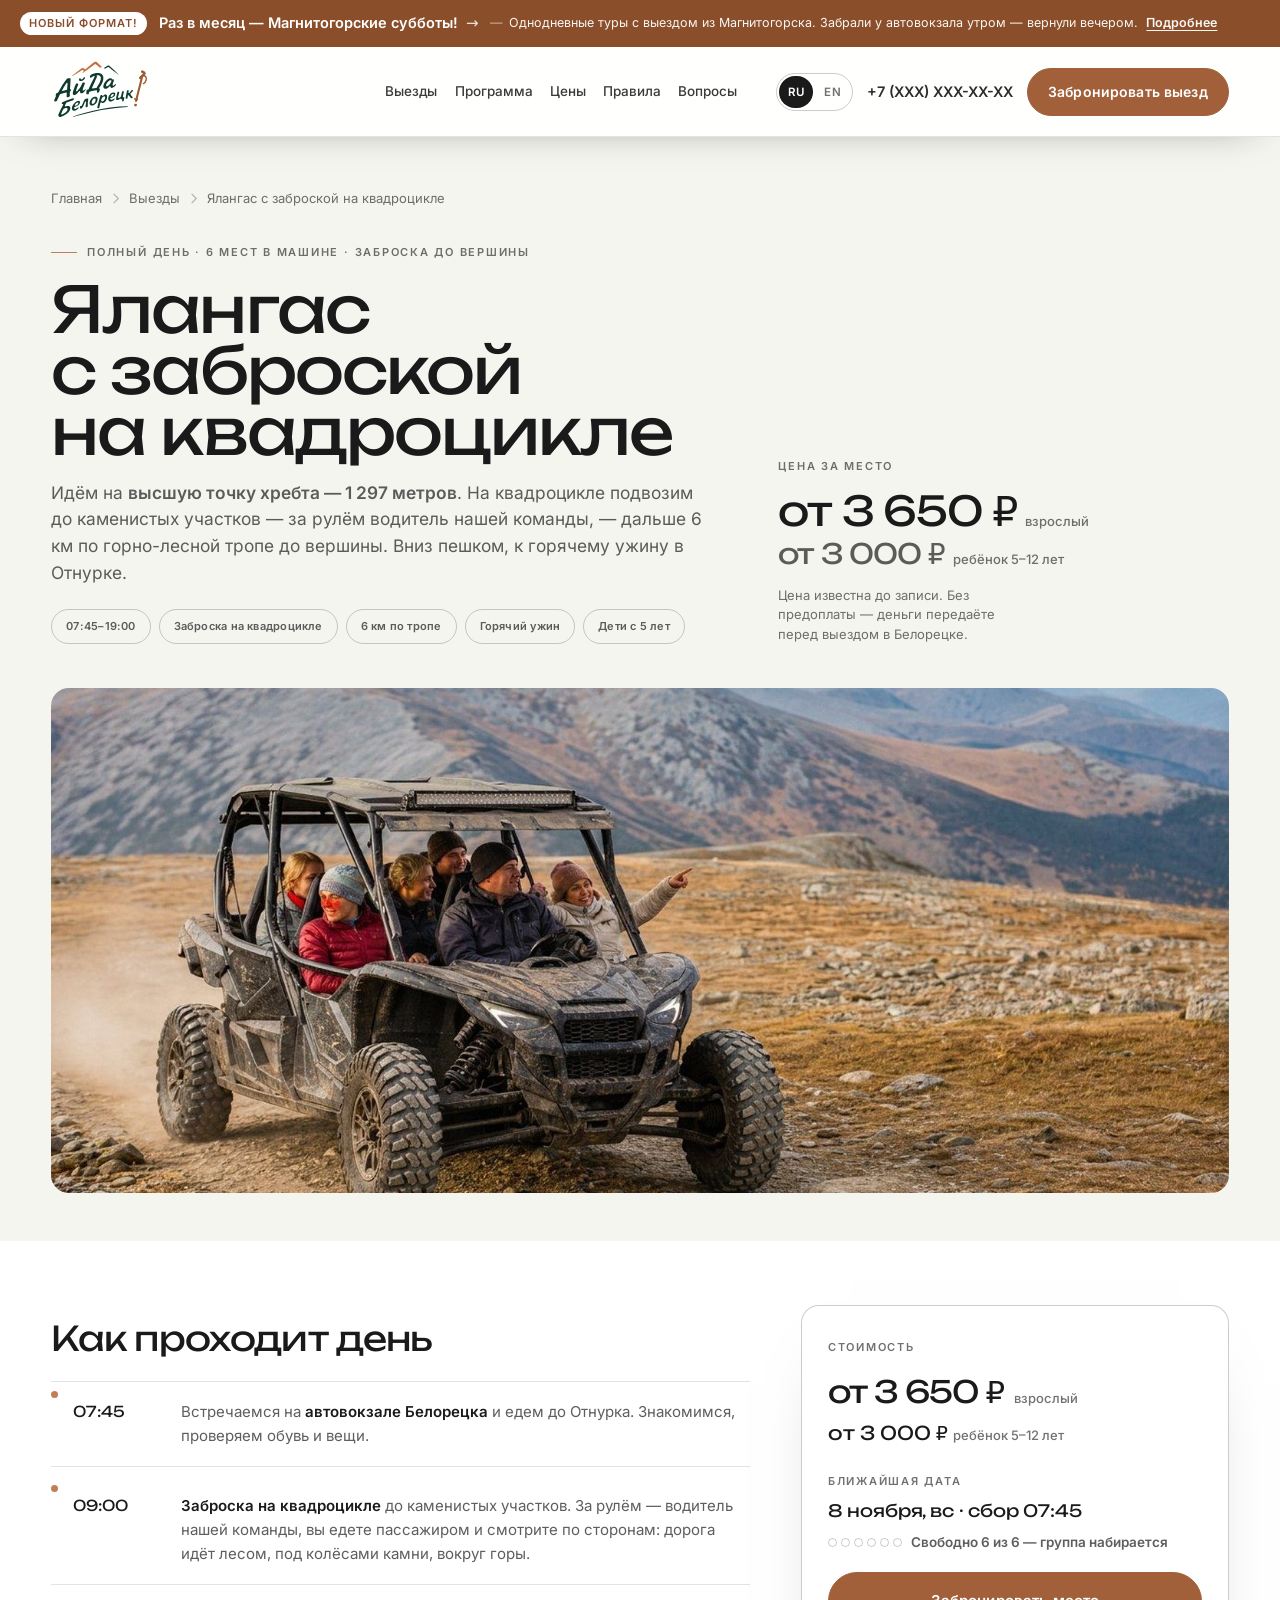
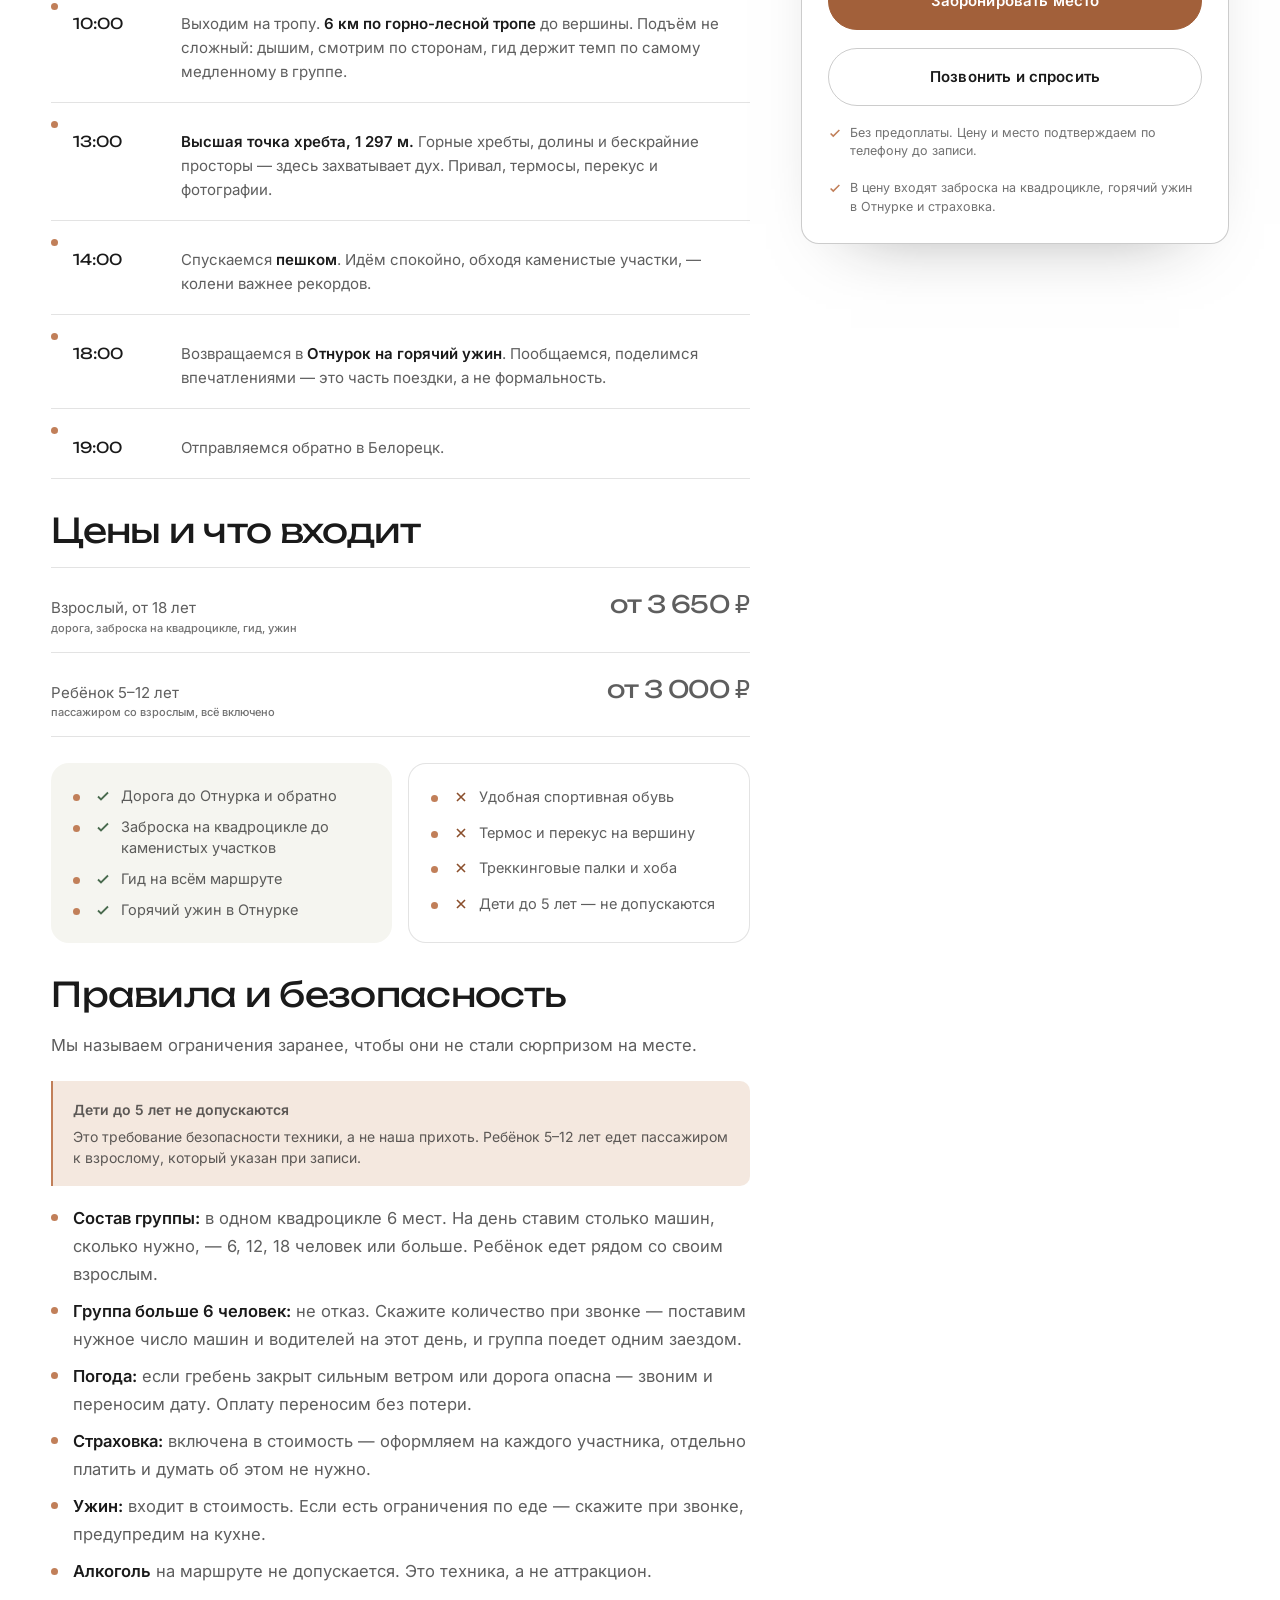
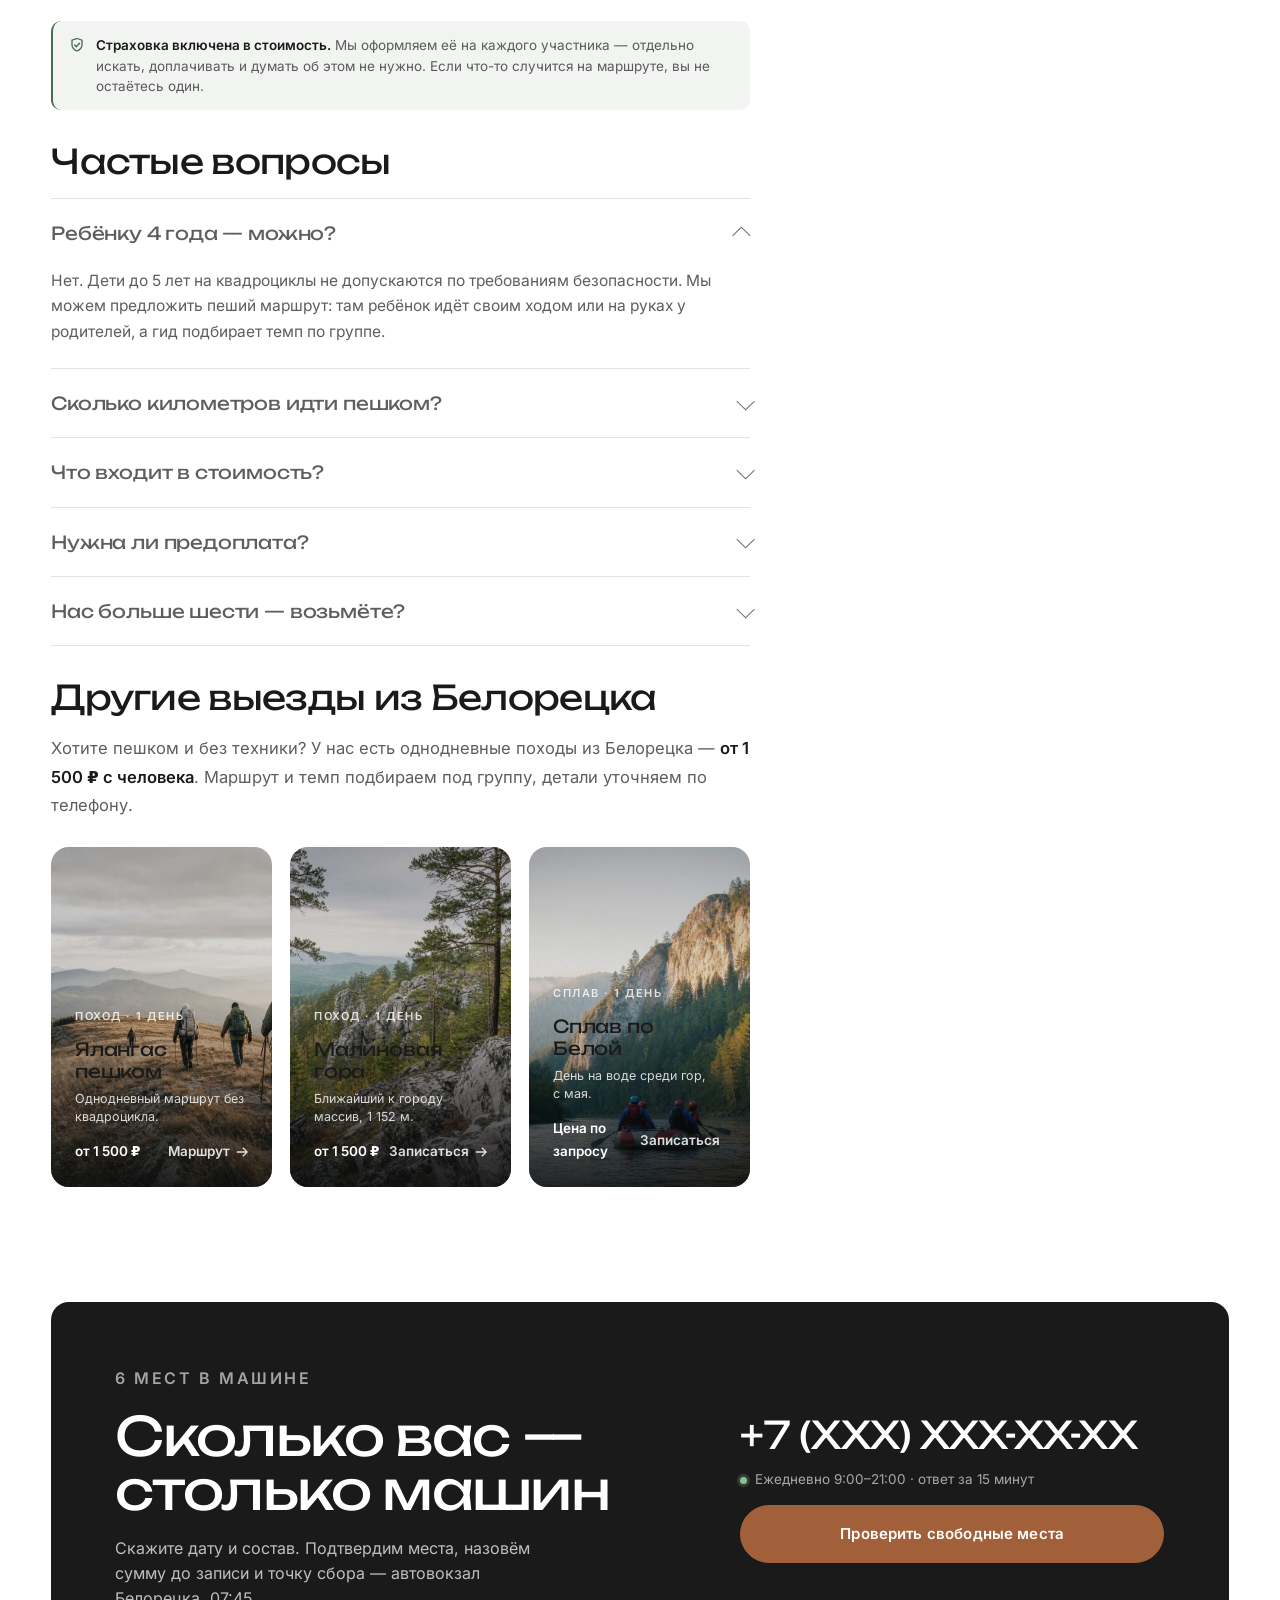
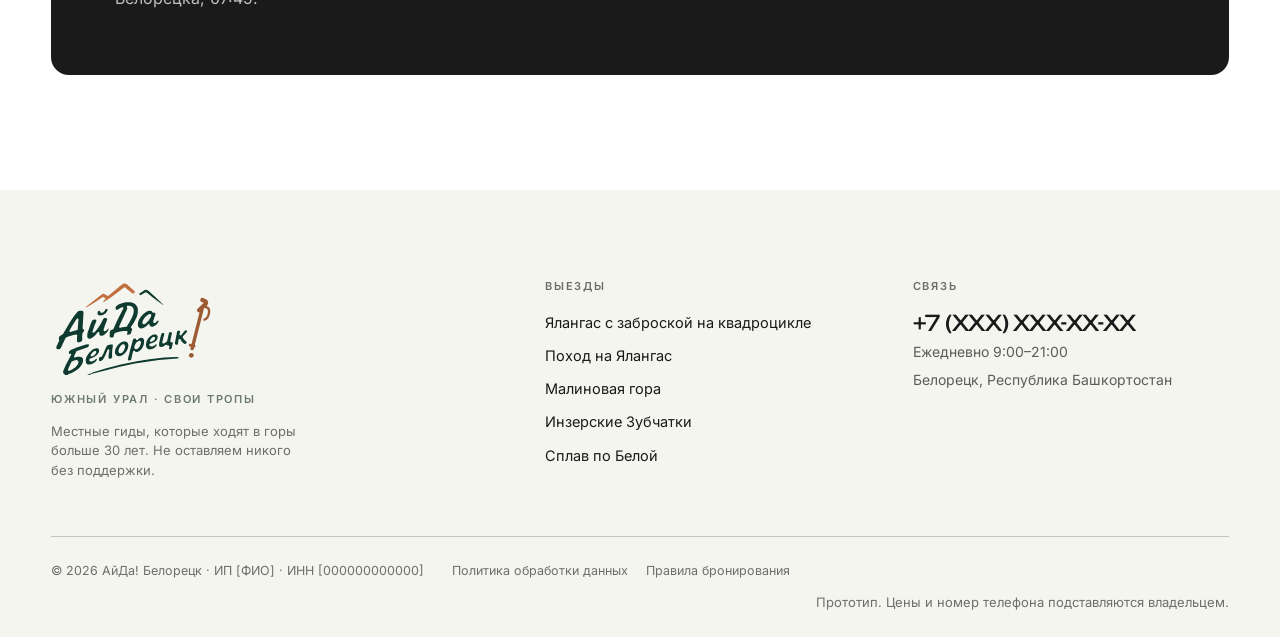
<file: kvadrocikly-yalangas.html>
<!doctype html>
<html lang="ru">
<head>
<meta charset="utf-8">
<meta name="viewport" content="width=device-width, initial-scale=1">
<title>Ялангас с заброской на квадроцикле из Белорецка — от 3 650 ₽, полный день с ужином | АйДа! Белорецк</title>
<meta name="description" content="Ялангас с заброской на квадроцикле из Белорецка: сбор 07:45 на автовокзале, заброска на квадроцикле до каменистых участков, 6 км по горно-лесной тропе до вершины 1 297 м, горячий ужин в Отнурке и возвращение к 19:00. Взрослый от 3 650 ₽, ребёнок 5–12 лет от 3 000 ₽.">
<link rel="canonical" href="https://aidabeloretsk.ru/kvadrocikly-yalangas.html">
<meta property="og:type" content="product">
<meta property="og:locale" content="ru_RU">
<meta property="og:site_name" content="АйДа! Белорецк">
<meta property="og:title" content="Ялангас с заброской на квадроцикле — от 3 650 ₽, полный день с ужином в Отнурке">
<meta property="og:description" content="Сбор 07:45 на автовокзале Белорецка. Заброска на квадроцикле, 6 км по тропе до вершины 1 297 м, горячий ужин в Отнурке. Взрослый от 3 650 ₽, ребёнок от 3 000 ₽.">
<meta property="og:image" content="https://aidabeloretsk.ru/img/quad-passengers.jpg">
<meta name="theme-color" content="#1A1A1A">
<meta name="format-detection" content="telephone=no">
<link rel="preload" href="fonts/unbounded-cyrillic-600.woff2" as="font" type="font/woff2" crossorigin>
<link rel="preload" href="img/quad-passengers.jpg" as="image" fetchpriority="high">
<link rel="icon" href="img/logo-favicon.png" type="image/png">
<link rel="stylesheet" href="assets/style.css">

<script type="application/ld+json">
{
  "@context":"https://schema.org",
  "@type":"Product",
  "name":"Ялангас с заброской на квадроцикле из Белорецка",
  "description":"Выезд с заброской на квадроцикле к Ялангасу: сбор 07:45 на автовокзале Белорецка, заброска на квадроцикле до каменистых участков, 6 км по горно-лесной тропе до высшей точки хребта 1 297 м, горячий ужин в Отнурке, возвращение к 19:00. В машине 6 мест, на группу ставим несколько машин. Дети с 5 лет.",
  "image":"https://aidabeloretsk.ru/img/quad-passengers.jpg",
  "brand":{"@type":"Brand","name":"АйДа! Белорецк"},
  "offers":[
    {"@type":"Offer","name":"Взрослый билет","price":"3650","priceCurrency":"RUB","availability":"https://schema.org/InStock","priceValidUntil":"2027-03-31","url":"https://aidabeloretsk.ru/kvadrocikly-yalangas.html"},
    {"@type":"Offer","name":"Детский билет 5–12 лет","price":"3000","priceCurrency":"RUB","availability":"https://schema.org/InStock","priceValidUntil":"2027-03-31","url":"https://aidabeloretsk.ru/kvadrocikly-yalangas.html"}
  ],
  "aggregateRating":{"@type":"AggregateRating","ratingValue":"4.9","reviewCount":"27"}
}
</script>
<script type="application/ld+json">
{
  "@context":"https://schema.org",
  "@type":"FAQPage",
  "mainEntity":[
    {"@type":"Question","name":"Сколько километров идти пешком на этом маршруте?","acceptedAnswer":{"@type":"Answer","text":"От точки заброски до вершины — 6 км по горно-лесной тропе. Обратно спускаемся пешком. Подъём не сложный, с ним справляются новички."}},
    {"@type":"Question","name":"С какого возраста ребёнка можно на квадроциклы?","acceptedAnswer":{"@type":"Answer","text":"С 5 лет. Дети до 5 лет не допускаются по требованиям безопасности техники. С 5 до 12 лет ребёнок едет пассажиром со взрослым, детский билет — от 3 000 ₽."}},
    {"@type":"Question","name":"Сколько стоит выезд с заброской на квадроцикле к Ялангасу?","acceptedAnswer":{"@type":"Answer","text":"От 3 650 ₽ за взрослого и от 3 000 ₽ за ребёнка 5–12 лет. В цену входят дорога до Отнурка и обратно, заброска на квадроцикле, гид, горячий ужин в Отнурке и страховка."}},
    {"@type":"Question","name":"Сколько человек в группе?","acceptedAnswer":{"@type":"Answer","text":"В одной машине шесть мест, на группу ставим несколько машин — точное число зависит от даты. Если места закончились, записываем в лист ожидания и сообщаем о новой дате."}},
    {"@type":"Question","name":"Откуда и во сколько стартует выезд?","acceptedAnswer":{"@type":"Answer","text":"Сбор в 07:45 на автовокзале Белорецка. Едем до Отнурка, в 09:00 — заброска на квадроцикле до каменистых участков. Возвращение в Белорецк примерно в 19:00."}}
  ]
}
</script>
</head>
<body>
<a class="skip-link" href="#main">Перейти к содержанию</a>

<a class="promo-bar" href="magnitogorskie-subboty.html">
  <span class="promo-bar__tag">Новый формат!</span>
  <span class="promo-bar__inner">
    <span class="promo-bar__row">
      <span class="promo-bar__title">Раз в месяц — Магнитогорские субботы!</span>
      <span class="promo-bar__arrow" aria-hidden="true">→</span>
    </span>
    <span class="promo-bar__sub">Однодневные туры с выездом из Магнитогорска. Забрали у автовокзала утром — вернули вечером.<span class="promo-bar__more">Подробнее</span></span>
  </span>
</a>

<header class="site-header is-solid" id="site-header">
  <div class="wrap header-inner">
    <a class="brand" href="index.html" aria-label="АйДа! Белорецк — на главную">
      <span class="brand-line"><img class="brand-logo brand-logo--dark" src="img/logo-horizontal.svg" width="869" height="520" alt="АйДа Белорецк"><img class="brand-logo brand-logo--light" src="img/logo-horizontal-light.svg" width="869" height="520" alt="" aria-hidden="true"></span>
    </a>
    <nav class="main-nav" aria-label="Главная навигация">
      <a href="index.html#departures">Выезды</a>
      <a href="#program">Программа</a>
      <a href="#prices">Цены</a>
      <a href="#rules">Правила</a>
      <a href="#faq">Вопросы</a>
    </nav>
    <div class="header-cta">
      <div class="lang-switch" role="group" aria-label="Язык сайта">
        <a class="lang-switch__item is-active" href="index.html" aria-current="page">RU</a>
        <a class="lang-switch__item" href="en.html" hreflang="en" lang="en">EN</a>
      </div>
      <a class="header-phone" href="tel:+70000000000" data-phone>+7 (XXX) XXX-XX-XX</a>
      <button class="btn btn--copper btn--sm" data-book data-product="quad">Забронировать выезд</button>
      <button class="burger" aria-label="Открыть меню" aria-expanded="false" aria-controls="mobile-menu">
        <svg width="18" height="12" viewBox="0 0 18 12" fill="none" aria-hidden="true"><path d="M0 1h18M0 6h18M0 11h18" stroke="currentColor" stroke-width="1.4"/></svg>
      </button>
    </div>
  </div>
</header>

<div class="mobile-menu" id="mobile-menu" data-open="false" role="dialog" aria-modal="true" aria-label="Меню">
  <div class="mobile-menu__head">
    <span class="brand brand--static"><span class="brand-line"><img class="brand-logo brand-logo--dark" src="img/logo-horizontal.svg" width="869" height="520" alt="АйДа Белорецк"><img class="brand-logo brand-logo--light" src="img/logo-horizontal-light.svg" width="869" height="520" alt="" aria-hidden="true"></span></span>
    <button class="menu-close" data-menu-close aria-label="Закрыть меню">×</button>
  </div>
  <nav aria-label="Мобильная навигация">
    <a href="magnitogorskie-subboty.html">Магнитогорские субботы</a>
    <a href="index.html#departures">Ближайшие выезды</a>
    <a href="index.html#kvadro">Квадро на Ялангас</a>
    <a href="index.html#hikes">Походы и туры</a>
    <a href="#program">Программа дня</a>
    <a href="#faq">Вопросы</a>
  </nav>
  <div class="mobile-menu__foot">
    <a class="btn btn--copper btn--wide" href="tel:+70000000000" data-phone>Позвонить: <span data-phone-text>+7 (XXX) XXX-XX-XX</span></a>
    <p class="tiny">Ежедневно с 9:00 до 21:00. Отвечаем в течение 15 минут.</p>
      <div class="lang-switch lang-switch--mobile" role="group" aria-label="Язык сайта">
      <a class="lang-switch__item is-active" href="index.html" aria-current="page">Русский</a>
      <a class="lang-switch__item" href="en.html" hreflang="en" lang="en">English</a>
    </div>
  </div>
</div>

<main id="main">

  <!-- ===== Заголовок страницы ===== -->
  <section class="page-hero">
    <div class="wrap">
      <nav class="page-hero__crumbs" aria-label="Хлебные крошки">
        <a href="index.html">Главная</a>
        <svg viewBox="0 0 12 12" fill="none" aria-hidden="true"><path d="M4 1l5 5-5 5" stroke="currentColor" stroke-width="1.3"/></svg>
        <a href="index.html#kvadro">Выезды</a>
        <svg viewBox="0 0 12 12" fill="none" aria-hidden="true"><path d="M4 1l5 5-5 5" stroke="currentColor" stroke-width="1.3"/></svg>
        <span aria-current="page">Ялангас с заброской на квадроцикле</span>
      </nav>

      <div class="page-hero__row">
        <div>
          <p class="eyebrow" style="margin-bottom:18px">Полный день · 6 мест в машине · заброска до вершины</p>
          <h1 class="display">Ялангас<br>с заброской<br>на квадроцикле</h1>
          <p class="lede">Идём на <strong>высшую точку хребта — 1 297 метров</strong>. На квадроцикле подвозим до каменистых участков — за рулём водитель нашей команды, — дальше 6 км по горно-лесной тропе до вершины. Вниз пешком, к горячему ужину в Отнурке.</p>

          <ul class="facts" style="margin-top:22px">
            <li class="fact">07:45–19:00</li>
            <li class="fact">Заброска на квадроцикле</li>
            <li class="fact">6 км по тропе</li>
            <li class="fact">Горячий ужин</li>
            <li class="fact">Дети с 5 лет</li>
          </ul>
        </div>

        <div class="price-stack">
          <span class="eyebrow eyebrow--plain" style="color:var(--ink-55);margin-bottom:6px">Цена за место</span>
          <b>от 3 650 ₽<small>взрослый</small></b>
          <b class="is-secondary">от 3 000 ₽<small>ребёнок 5–12 лет</small></b>
          <p class="tiny" style="margin-top:10px;max-width:32ch">Цена известна до записи. Без предоплаты — деньги передаёте перед выездом в Белорецке.</p>
        </div>
      </div>

      <div class="page-hero__media">
        <img src="img/quad-passengers.jpg" width="1536" height="1024" fetchpriority="high" decoding="async"
             alt="Пассажиры в открытом квадроцикле едут по каменистой дороге к хребту Ялангас">
      </div>
    </div>
  </section>

  <!-- ===== Основная сетка: контент + sticky buybox ===== -->
  <section class="section" style="padding-top:clamp(36px,5vw,64px)">
    <div class="wrap product-grid">
      <div class="prose">

        <h2 id="program">Как проходит день</h2>
        <ul class="timeline">
          <li><b>07:45</b><span>Встречаемся на <strong>автовокзале Белорецка</strong> и едем до Отнурка. Знакомимся, проверяем обувь и вещи.</span></li>
          <li><b>09:00</b><span><strong>Заброска на квадроцикле</strong> до каменистых участков. За рулём — водитель нашей команды, вы едете пассажиром и смотрите по сторонам: дорога идёт лесом, под колёсами камни, вокруг горы.</span></li>
          <li><b>10:00</b><span>Выходим на тропу. <strong>6 км по горно-лесной тропе</strong> до вершины. Подъём не сложный: дышим, смотрим по сторонам, гид держит темп по самому медленному в группе.</span></li>
          <li><b>13:00</b><span><strong>Высшая точка хребта, 1 297 м.</strong> Горные хребты, долины и бескрайние просторы — здесь захватывает дух. Привал, термосы, перекус и фотографии.</span></li>
          <li><b>14:00</b><span>Спускаемся <strong>пешком</strong>. Идём спокойно, обходя каменистые участки, — колени важнее рекордов.</span></li>
          <li><b>18:00</b><span>Возвращаемся в <strong>Отнурок на горячий ужин</strong>. Пообщаемся, поделимся впечатлениями — это часть поездки, а не формальность.</span></li>
          <li><b>19:00</b><span>Отправляемся обратно в Белорецк.</span></li>
        </ul>
        <h2 id="prices">Цены и что входит</h2>
        <div class="price-table">
          <div class="price-row">
            <span>Взрослый, от 18 лет<small>дорога, заброска на квадроцикле, гид, ужин</small></span>
            <b>от 3 650 ₽</b>
          </div>
          <div class="price-row">
            <span>Ребёнок 5–12 лет<small>пассажиром со взрослым, всё включено</small></span>
            <b>от 3 000 ₽</b>
          </div>
        </div>

        <div class="checklist-2col" style="margin-top:8px">
          <ul class="checklist">
            <li><svg viewBox="0 0 16 16" fill="none" aria-hidden="true"><path d="M3 8.5l3 3 7-7" stroke="currentColor" stroke-width="1.8"/></svg><div>Дорога до Отнурка и обратно</div></li>
            <li><svg viewBox="0 0 16 16" fill="none" aria-hidden="true"><path d="M3 8.5l3 3 7-7" stroke="currentColor" stroke-width="1.8"/></svg><div>Заброска на квадроцикле до каменистых участков</div></li>
            <li><svg viewBox="0 0 16 16" fill="none" aria-hidden="true"><path d="M3 8.5l3 3 7-7" stroke="currentColor" stroke-width="1.8"/></svg><div>Гид на всём маршруте</div></li>
            <li><svg viewBox="0 0 16 16" fill="none" aria-hidden="true"><path d="M3 8.5l3 3 7-7" stroke="currentColor" stroke-width="1.8"/></svg><div>Горячий ужин в Отнурке</div></li>
          </ul>
          <ul class="checklist checklist--no" style="background:#fff;border:1px solid var(--line)">
            <li><svg viewBox="0 0 16 16" fill="none" aria-hidden="true"><path d="M4 4l8 8M12 4l-8 8" stroke="currentColor" stroke-width="1.6"/></svg><div>Удобная спортивная обувь</div></li>
            <li><svg viewBox="0 0 16 16" fill="none" aria-hidden="true"><path d="M4 4l8 8M12 4l-8 8" stroke="currentColor" stroke-width="1.6"/></svg><div>Термос и перекус на вершину</div></li>
            <li><svg viewBox="0 0 16 16" fill="none" aria-hidden="true"><path d="M4 4l8 8M12 4l-8 8" stroke="currentColor" stroke-width="1.6"/></svg><div>Треккинговые палки и хоба</div></li>
            <li><svg viewBox="0 0 16 16" fill="none" aria-hidden="true"><path d="M4 4l8 8M12 4l-8 8" stroke="currentColor" stroke-width="1.6"/></svg><div>Дети до 5 лет — не допускаются</div></li>
          </ul>
        </div>

        <h2 id="rules">Правила и безопасность</h2>
        <p>Мы называем ограничения заранее, чтобы они не стали сюрпризом на месте.</p>
        <div class="notice" style="margin-top:4px">
          <b>Дети до 5 лет не допускаются</b>
          <span>Это требование безопасности техники, а не наша прихоть. Ребёнок 5–12 лет едет пассажиром к взрослому, который указан при записи.</span>
        </div>
        <ul>
          <li><strong>Состав группы:</strong> в одном квадроцикле 6 мест. На день ставим столько машин, сколько нужно, — 6, 12, 18 человек или больше. Ребёнок едет рядом со своим взрослым.</li>
          <li><strong>Группа больше 6 человек:</strong> не отказ. Скажите количество при звонке — поставим нужное число машин и водителей на этот день, и группа поедет одним заездом.</li>
          <li><strong>Погода:</strong> если гребень закрыт сильным ветром или дорога опасна — звоним и переносим дату. Оплату переносим без потери.</li>
          <li><strong>Страховка:</strong> включена в стоимость — оформляем на каждого участника, отдельно платить и думать об этом не нужно.</li>
          <li><strong>Ужин:</strong> входит в стоимость. Если есть ограничения по еде — скажите при звонке, предупредим на кухне.</li>
          <li><strong>Алкоголь</strong> на маршруте не допускается. Это техника, а не аттракцион.</li>
        </ul>

        <div class="insurance-note">
          <svg width="16" height="16" viewBox="0 0 16 16" fill="none" aria-hidden="true"><path d="M8 1.5 13 3.2v4.3c0 3-2.1 5.4-5 6.5-2.9-1.1-5-3.5-5-6.5V3.2L8 1.5Z" stroke="currentColor" stroke-width="1.3"/><path d="M5.6 8.1 7.2 9.7l3.3-3.4" stroke="currentColor" stroke-width="1.4" stroke-linecap="round"/></svg>
          <div><b>Страховка включена в стоимость.</b> Мы оформляем её на каждого участника — отдельно искать, доплачивать и думать об этом не нужно. Если что-то случится на маршруте, вы не остаётесь один.</div>
        </div>

        <h2 id="faq">Частые вопросы</h2>
        <div class="faq">
          <details open>
            <summary>Ребёнку 4 года — можно?</summary>
            <p>Нет. Дети до 5 лет на квадроциклы не допускаются по требованиям безопасности. Мы можем предложить пеший маршрут: там ребёнок идёт своим ходом или на руках у родителей, а гид подбирает темп по группе.</p>
          </details>
          <details>
            <summary>Сколько километров идти пешком?</summary>
            <p><strong>6 км по горно-лесной тропе</strong> от точки заброски до вершины. Обратно спускаемся пешком. Подъём не сложный — с ним справляются новички.</p>
          </details>
          <details>
            <summary>Что входит в стоимость?</summary>
            <p>Дорога до Отнурка и обратно, заброска на квадроцикле до каменистых участков, гид и <strong>горячий ужин в Отнурке</strong>. Отдельно оплачивать ничего не нужно.</p>
          </details>
          <details>
            <summary>Нужна ли предоплата?</summary>
            <p>Нет. Место держим по телефонному согласию, деньги передаёте перед выездом в Белорецке.</p>
          </details>
          <details>
            <summary>Нас больше шести — возьмёте?</summary>
            <p>Да. Шесть — это мест в одной машине. На день ставим несколько квадроциклов и водителей, поэтому поедет и 12, и 18 человек, и больше. Скажите количество и возраст детей при звонке — посчитаем, сколько машин нужно, и назовём цену.</p>
          </details>
        </div>

        <h2>Другие выезды из Белорецка</h2>
        <p>Хотите пешком и без техники? У нас есть однодневные походы из Белорецка — <strong>от 1 500 ₽ с человека</strong>. Маршрут и темп подбираем под группу, детали уточняем по телефону.</p>
        <div class="route-grid" style="margin-top:10px">
          <a class="route-card" href="marshrut-yalangas.html">
            <img src="img/hero-ridge.jpg" width="1672" height="933" loading="lazy" decoding="async" alt="Открытый хребет Ялангас на закате">
            <div class="route-card__body">
              <span class="route-card__kind">Поход · 1 день</span>
              <h3>Ялангас пешком</h3>
              <p>Однодневный маршрут без квадроцикла.</p>
              <div class="route-card__foot"><span class="route-card__price">от 1 500 ₽</span><span class="route-card__more">Маршрут <svg width="12" height="12" viewBox="0 0 14 14" fill="none" aria-hidden="true"><path d="M1 7h12M8 2l5 5-5 5" stroke="currentColor" stroke-width="1.5"/></svg></span></div>
            </div>
          </a>
          <a class="route-card" href="tel:+70000000000" data-phone>
            <img src="img/malinovaya.jpg" width="1200" height="896" loading="lazy" decoding="async" alt="Кварцитовые останцы Малиновой горы">
            <div class="route-card__body">
              <span class="route-card__kind">Поход · 1 день</span>
              <h3>Малиновая гора</h3>
              <p>Ближайший к городу массив, 1 152 м.</p>
              <div class="route-card__foot"><span class="route-card__price">от 1 500 ₽</span><span class="route-card__more">Записаться <svg width="12" height="12" viewBox="0 0 14 14" fill="none" aria-hidden="true"><path d="M1 7h12M8 2l5 5-5 5" stroke="currentColor" stroke-width="1.5"/></svg></span></div>
            </div>
          </a>
          <a class="route-card" href="tel:+70000000000" data-phone>
            <img src="img/rafting.jpg" width="1200" height="896" loading="lazy" decoding="async" alt="Сплав на рафте по реке Белой">
            <div class="route-card__body">
              <span class="route-card__kind">Сплав · 1 день</span>
              <h3>Сплав по Белой</h3>
              <p>День на воде среди гор, с мая.</p>
              <div class="route-card__foot"><span class="route-card__price">Цена по запросу</span><span class="route-card__more">Записаться <svg width="12" height="12" viewBox="0 0 14 14" fill="none" aria-hidden="true"><path d="M1 7h12M8 2l5 5-5 5" stroke="currentColor" stroke-width="1.5"/></svg></span></div>
            </div>
          </a>
        </div>
      </div>

      <!-- ===== Sticky buybox ===== -->
      <aside class="buybox" aria-label="Бронирование выезда">
        <div>
          <p class="eyebrow eyebrow--plain" style="color:var(--ink-55);margin-bottom:10px">Стоимость</p>
          <div class="buybox__price">от 3 650 ₽ <small>взрослый</small></div>
          <div style="font-family:var(--font-d);font-size:19px;font-weight:500;margin-top:2px">от 3 000 ₽ <span style="font-family:var(--font-b);font-size:13px;font-weight:500;color:var(--ink-55)">ребёнок 5–12 лет</span></div>
        </div>

        <div>
          <p class="eyebrow eyebrow--plain" style="color:var(--ink-55);margin-bottom:6px">Ближайшая дата</p>
          <p style="font-family:var(--font-d);font-size:17px;font-weight:500;letter-spacing:-.01em">8 ноября, вс · сбор 07:45</p>
          <div style="display:flex;align-items:center;gap:9px;margin-top:8px;font-size:13.5px;font-weight:600;color:var(--ink-70)">
            <span style="display:flex;gap:4px" aria-hidden="true">
              <i style="width:9px;height:9px;border-radius:50%;border:1px solid var(--line-strong);display:block"></i>
              <i style="width:9px;height:9px;border-radius:50%;border:1px solid var(--line-strong);display:block"></i>
              <i style="width:9px;height:9px;border-radius:50%;border:1px solid var(--line-strong);display:block"></i>
              <i style="width:9px;height:9px;border-radius:50%;border:1px solid var(--line-strong);display:block"></i>
              <i style="width:9px;height:9px;border-radius:50%;border:1px solid var(--line-strong);display:block"></i>
              <i style="width:9px;height:9px;border-radius:50%;border:1px solid var(--line-strong);display:block"></i>
            </span>
            Свободно 6 из 6 — группа набирается
          </div>
        </div>

        <button class="btn btn--copper btn--wide" data-book data-product="quad" data-departure="q-08-11">Забронировать место</button>
        <a class="btn btn--ghost btn--wide" href="tel:+70000000000" data-phone>Позвонить и спросить</a>

        <p class="buybox__note">
          <svg viewBox="0 0 16 16" fill="none" aria-hidden="true"><path d="M3 8.5l3 3 7-7" stroke="currentColor" stroke-width="1.8"/></svg>
          <span>Без предоплаты. Цену и место подтверждаем по телефону до записи.</span>
        </p>
        <p class="buybox__note">
          <svg viewBox="0 0 16 16" fill="none" aria-hidden="true"><path d="M3 8.5l3 3 7-7" stroke="currentColor" stroke-width="1.8"/></svg>
          <span>В цену входят заброска на квадроцикле, горячий ужин в Отнурке и страховка.</span>
        </p>
      </aside>
    </div>
  </section>

  <!-- ===== CTA ===== -->
  <section class="section" style="padding-top:0">
    <div class="wrap">
      <div class="callout">
        <div style="display:grid;gap:18px">
          <p class="eyebrow eyebrow--plain" style="color:rgba(255,255,255,.6)">6 мест в машине</p>
          <h2 class="display">Сколько вас —<br>столько машин</h2>
          <p>Скажите дату и состав. Подтвердим места, назовём сумму до записи и точку сбора — автовокзал Белорецка, 07:45.</p>
        </div>
        <div class="callout__side">
          <a class="phone-big" href="tel:+70000000000" data-phone>+7 (XXX) XXX-XX-XX</a>
          <span class="callout__hours"><i class="dot" aria-hidden="true"></i>Ежедневно 9:00–21:00 · ответ за 15 минут</span>
          <button class="btn btn--copper btn--wide" data-book data-product="quad">Проверить свободные места</button>
        </div>
      </div>
    </div>
  </section>

</main>

<footer class="site-footer">
  <div class="wrap">
    <div class="footer-top">
      <div>
        <p class="footer-brand"><span class="brand-line"><img class="brand-logo brand-logo--dark" src="img/logo-horizontal.svg" width="869" height="520" alt="АйДа Белорецк"><img class="brand-logo brand-logo--light" src="img/logo-horizontal-light.svg" width="869" height="520" alt="" aria-hidden="true"></span><span class="brand-sub">Южный Урал · свои тропы</span></p>
        <p class="tiny" style="margin-top:16px;max-width:32ch">Местные гиды, которые ходят в горы больше 30 лет. Не оставляем никого без поддержки.</p>
      </div>
      <div class="footer-col">
        <h2 class="footer-col__title">Выезды</h2>
        <ul>
          <li><a href="kvadrocikly-yalangas.html">Ялангас с заброской на квадроцикле</a></li>
          <li><a href="marshrut-yalangas.html">Поход на Ялангас</a></li>
          <li><a href="tel:+70000000000" data-phone>Малиновая гора</a></li>
          <li><a href="tel:+70000000000" data-phone>Инзерские Зубчатки</a></li>
          <li><a href="tel:+70000000000" data-phone>Сплав по Белой</a></li>
        </ul>
      </div>
      <div class="footer-col">
        <h2 class="footer-col__title">Связь</h2>
        <div class="footer-map" style="margin-bottom:14px">
          <a class="phone-big" href="tel:+70000000000" data-phone style="font-size:clamp(18px,1.7vw,22px);color:var(--ink)">+7 (XXX) XXX-XX-XX</a>
          <span>Ежедневно 9:00–21:00</span>
          <span>Белорецк, Республика Башкортостан</span>
        </div>
      </div>
    </div>
    <div class="legal">
      <span>© 2026 АйДа! Белорецк · ИП [ФИО] · ИНН [000000000000]</span>
      <nav aria-label="Правовая информация">
        <a href="#">Политика обработки данных</a>
        <a href="#">Правила бронирования</a>
      </nav>
      <span class="spacer tiny">Прототип. Цены и номер телефона подставляются владельцем.</span>
    </div>
  </div>
</footer>

<div class="drawer-overlay" id="drawer-overlay" data-open="false" aria-hidden="true"></div>

<aside class="drawer" id="drawer" data-open="false" role="dialog" aria-modal="true" aria-labelledby="drawer-title" aria-describedby="drawer-sub">
  <div class="drawer__head">
    <div>
      <h2 id="drawer-title">Ялангас с заброской на квадроцикле</h2>
      <p id="drawer-sub">Бронь по телефону · 6 мест в машине, машин — сколько нужно</p>
    </div>
    <button class="drawer__close" data-drawer-close aria-label="Закрыть">×</button>
  </div>
  <div class="drawer__body">
    <div class="field">
      <label for="field-departure">Дата выезда</label>
      <select id="field-departure"></select>
      <p class="hint">Список показывает только ближайшие даты. Если нужной нет — скажите при звонке, откроем новую.</p>
    </div>
    <div id="group-block">
      <p class="label" style="font-size:12px;letter-spacing:.06em;text-transform:uppercase;font-weight:600;color:var(--ink-55);margin-bottom:6px">Состав группы</p>
      <div class="counter">
        <div class="counter__label"><span id="lbl-adult">Взрослый</span><small>от 3 650 ₽ · место на квадроцикле</small></div>
        <div class="counter__ctl">
          <button type="button" data-minus="adults" id="adults-minus" aria-label="Уменьшить число взрослых" disabled>−</button>
          <span class="counter__val" id="val-adults" aria-live="polite">2</span>
          <button type="button" data-plus="adults" id="adults-plus" aria-label="Увеличить число взрослых">+</button>
        </div>
      </div>
      <div class="counter">
        <div class="counter__label"><span id="lbl-child">Ребёнок 5–12 лет</span><small>от 3 000 ₽ · пассажиром со взрослым</small></div>
        <div class="counter__ctl">
          <button type="button" data-minus="children" id="children-minus" aria-label="Уменьшить число детей" disabled>−</button>
          <span class="counter__val" id="val-children" aria-live="polite">0</span>
          <button type="button" data-plus="children" id="children-plus" aria-label="Увеличить число детей">+</button>
        </div>
      </div>
      <div class="counter" id="row-under5" hidden>
        <div class="counter__label"><span>Ребёнок до 5 лет</span><small style="color:var(--copper-deep)">Не допускается на квадроциклы</small></div>
        <div class="counter__ctl" aria-disabled="true">
          <button type="button" disabled aria-label="Недоступно">−</button>
          <span class="counter__val">0</span>
          <button type="button" disabled aria-label="Недоступно">+</button>
        </div>
      </div>
    </div>
    <div id="full-message" hidden>
      <div class="alert alert--warn"><b>Эта группа заполнена.</b> Позвоните: запишем в лист ожидания и предупредим о новой дате в первую очередь.</div>
    </div>
    <div id="group-alert"></div>
    <div class="summary" id="summary-block" aria-live="polite">
      <div class="summary__row"><span>Дата и время</span><b id="sum-date">—</b></div>
      <div class="summary__row" id="sum-adults-row"><span>Взрослые</span><b id="sum-adults">—</b></div>
      <div class="summary__row" id="sum-children-row" hidden><span>Дети 5–12</span><b id="sum-children">—</b></div>
      <div class="summary__total"><span>Итого</span><span id="sum-total">—</span></div>
    </div>
    <div class="field">
      <p class="label">Памятка для звонка</p>
      <p class="tiny" id="call-script" style="color:var(--ink);font-size:13.5px;line-height:1.5">—</p>
      <button class="btn btn--ghost btn--sm" id="copy-script" style="margin-top:6px;justify-self:start">Скопировать памятку</button>
    </div>
  </div>
  <div class="drawer__foot">
    <a class="btn btn--copper btn--wide" id="drawer-call" href="tel:+70000000000" data-phone>Позвонить и забронировать</a>
    <p class="tiny">Скажите памятку из блока выше — мы сразу поймём, что нужно.</p>
  </div>
</aside>

<div class="toast" id="toast" role="status" aria-live="polite"></div>
<script src="assets/app.js" defer></script>
</body>
</html>
</file>
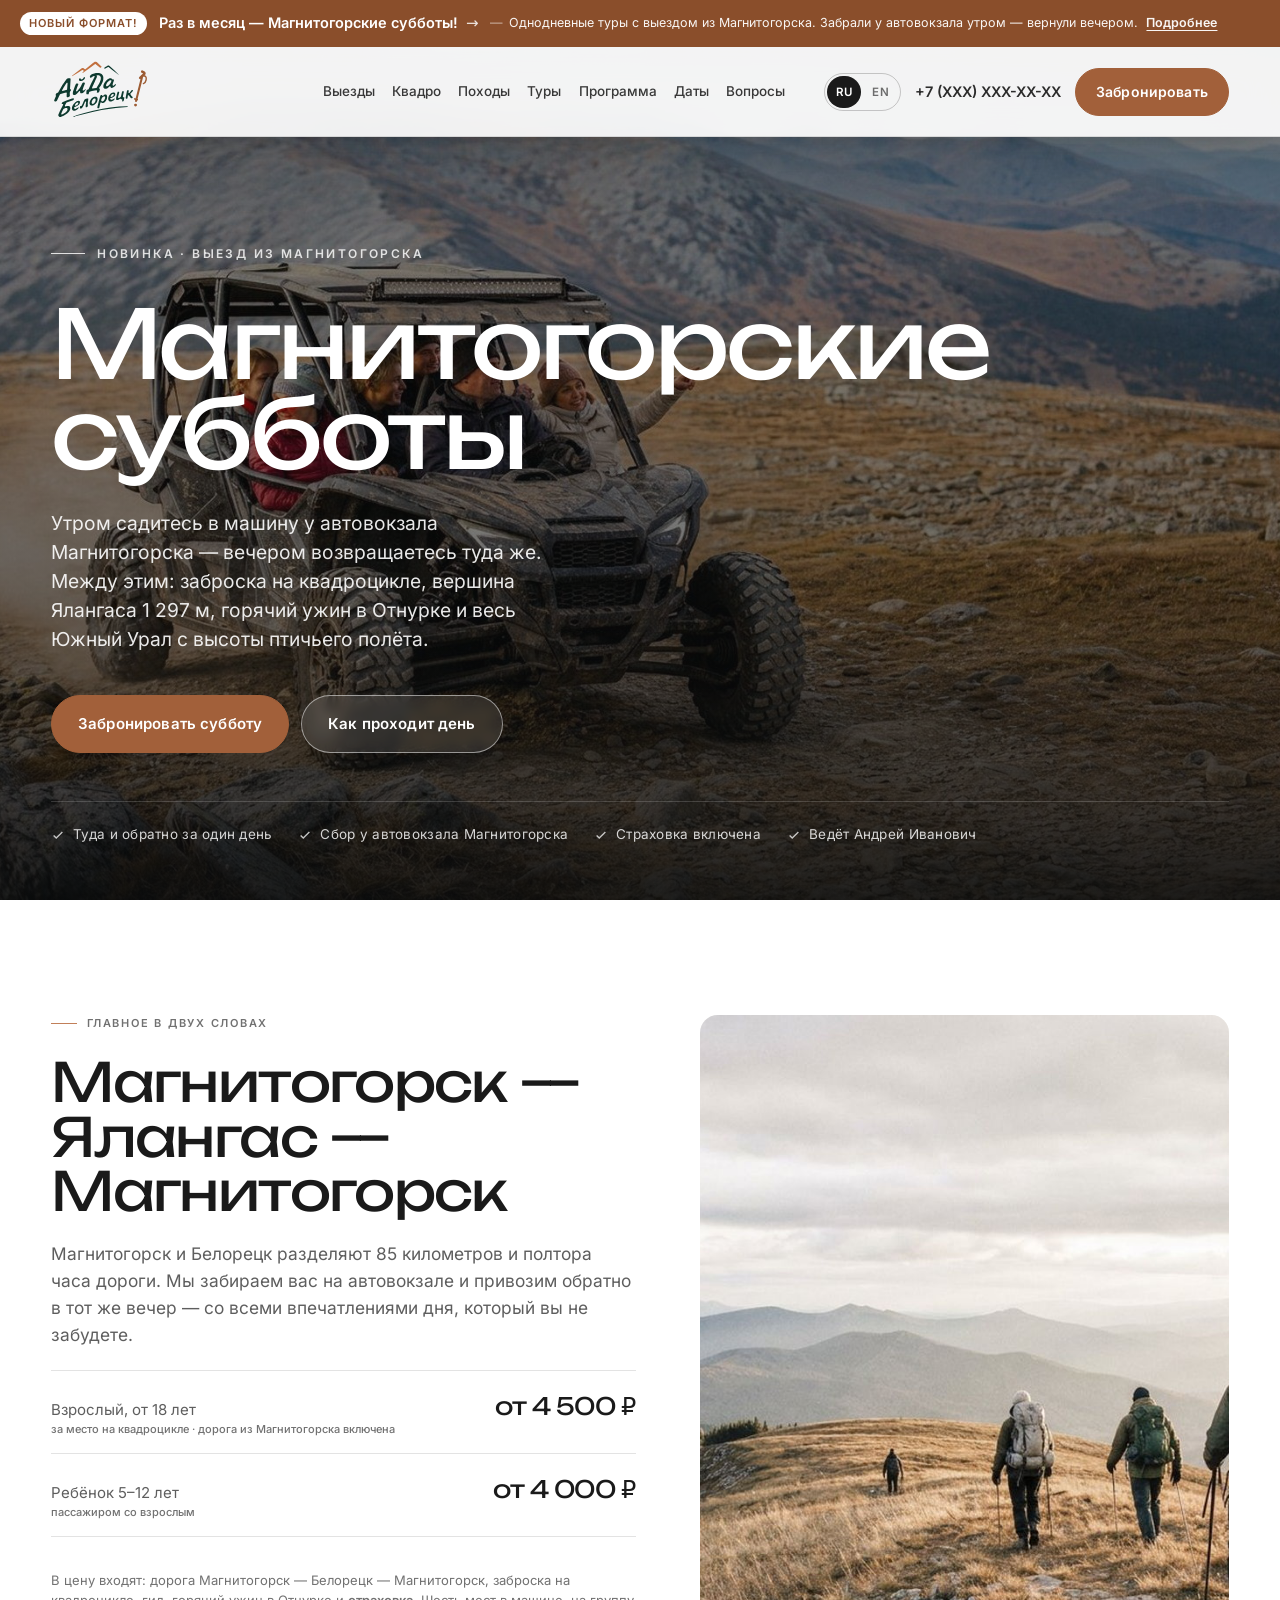
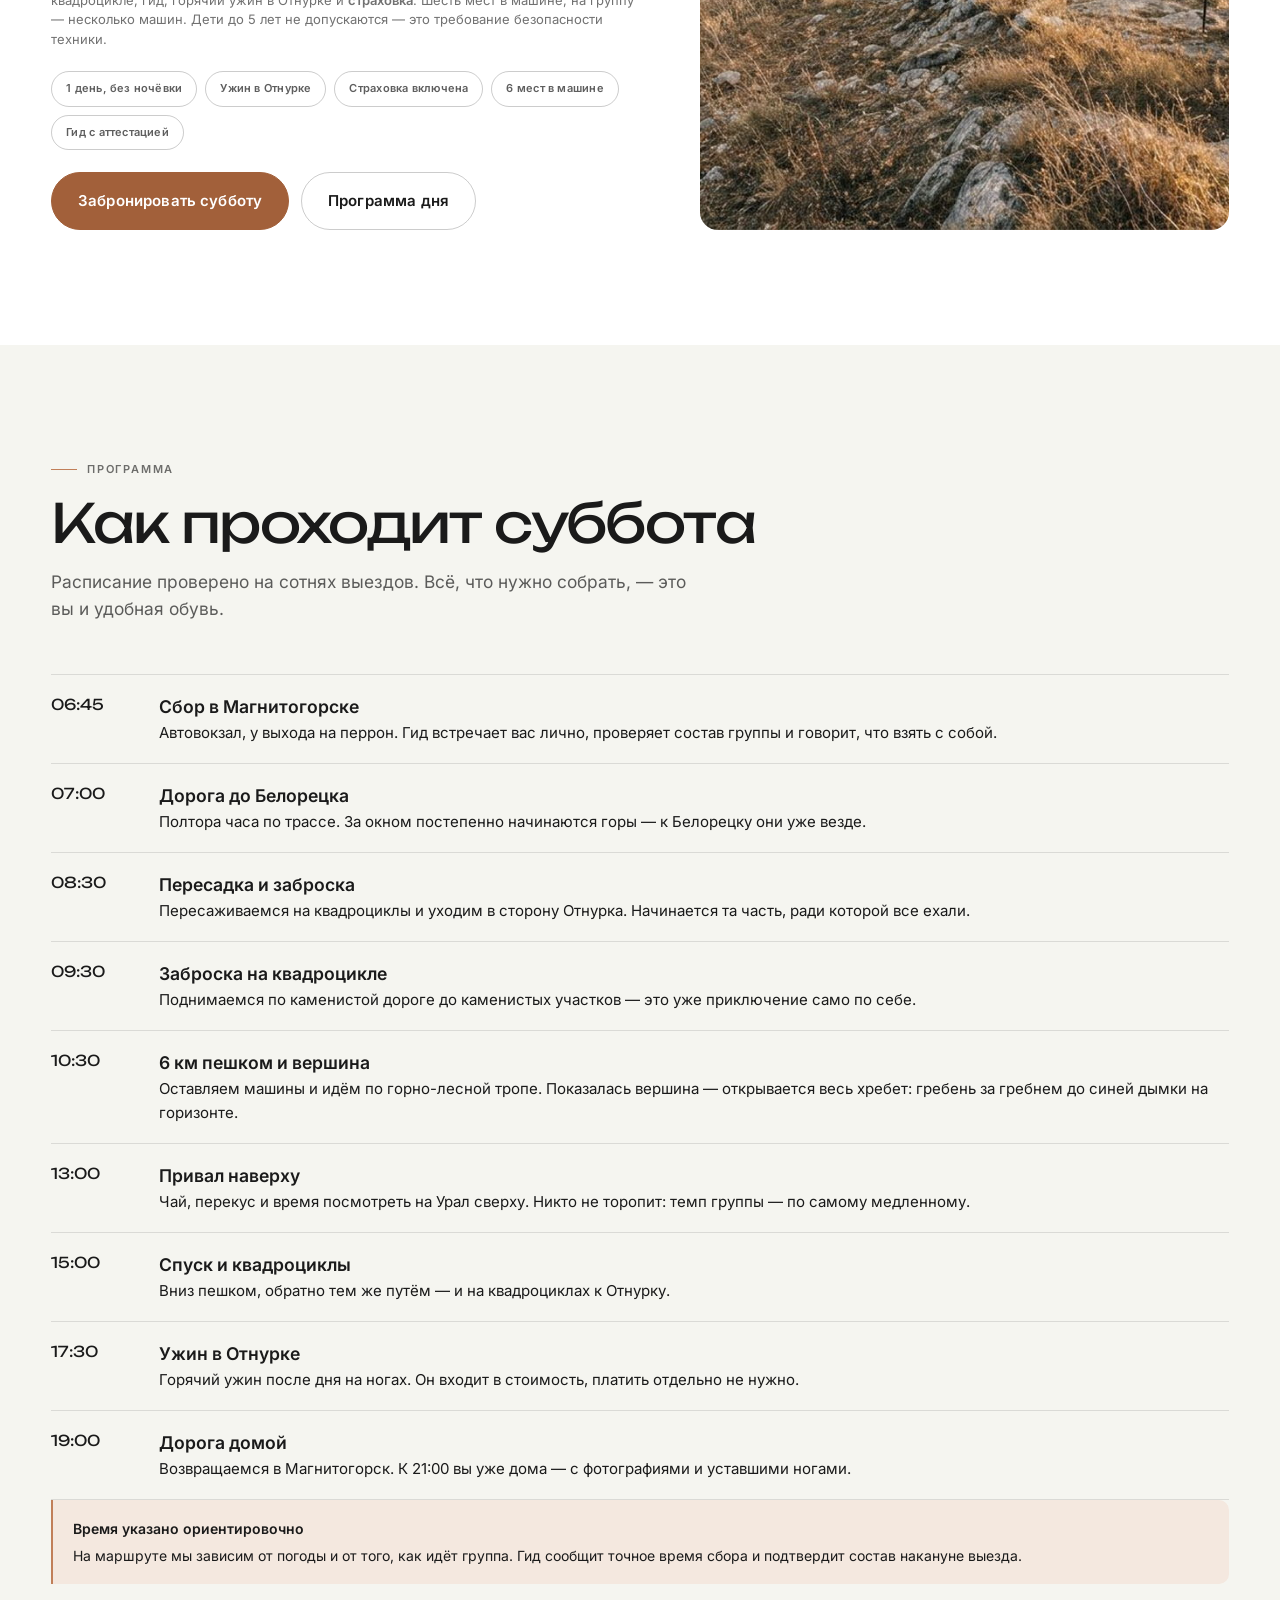
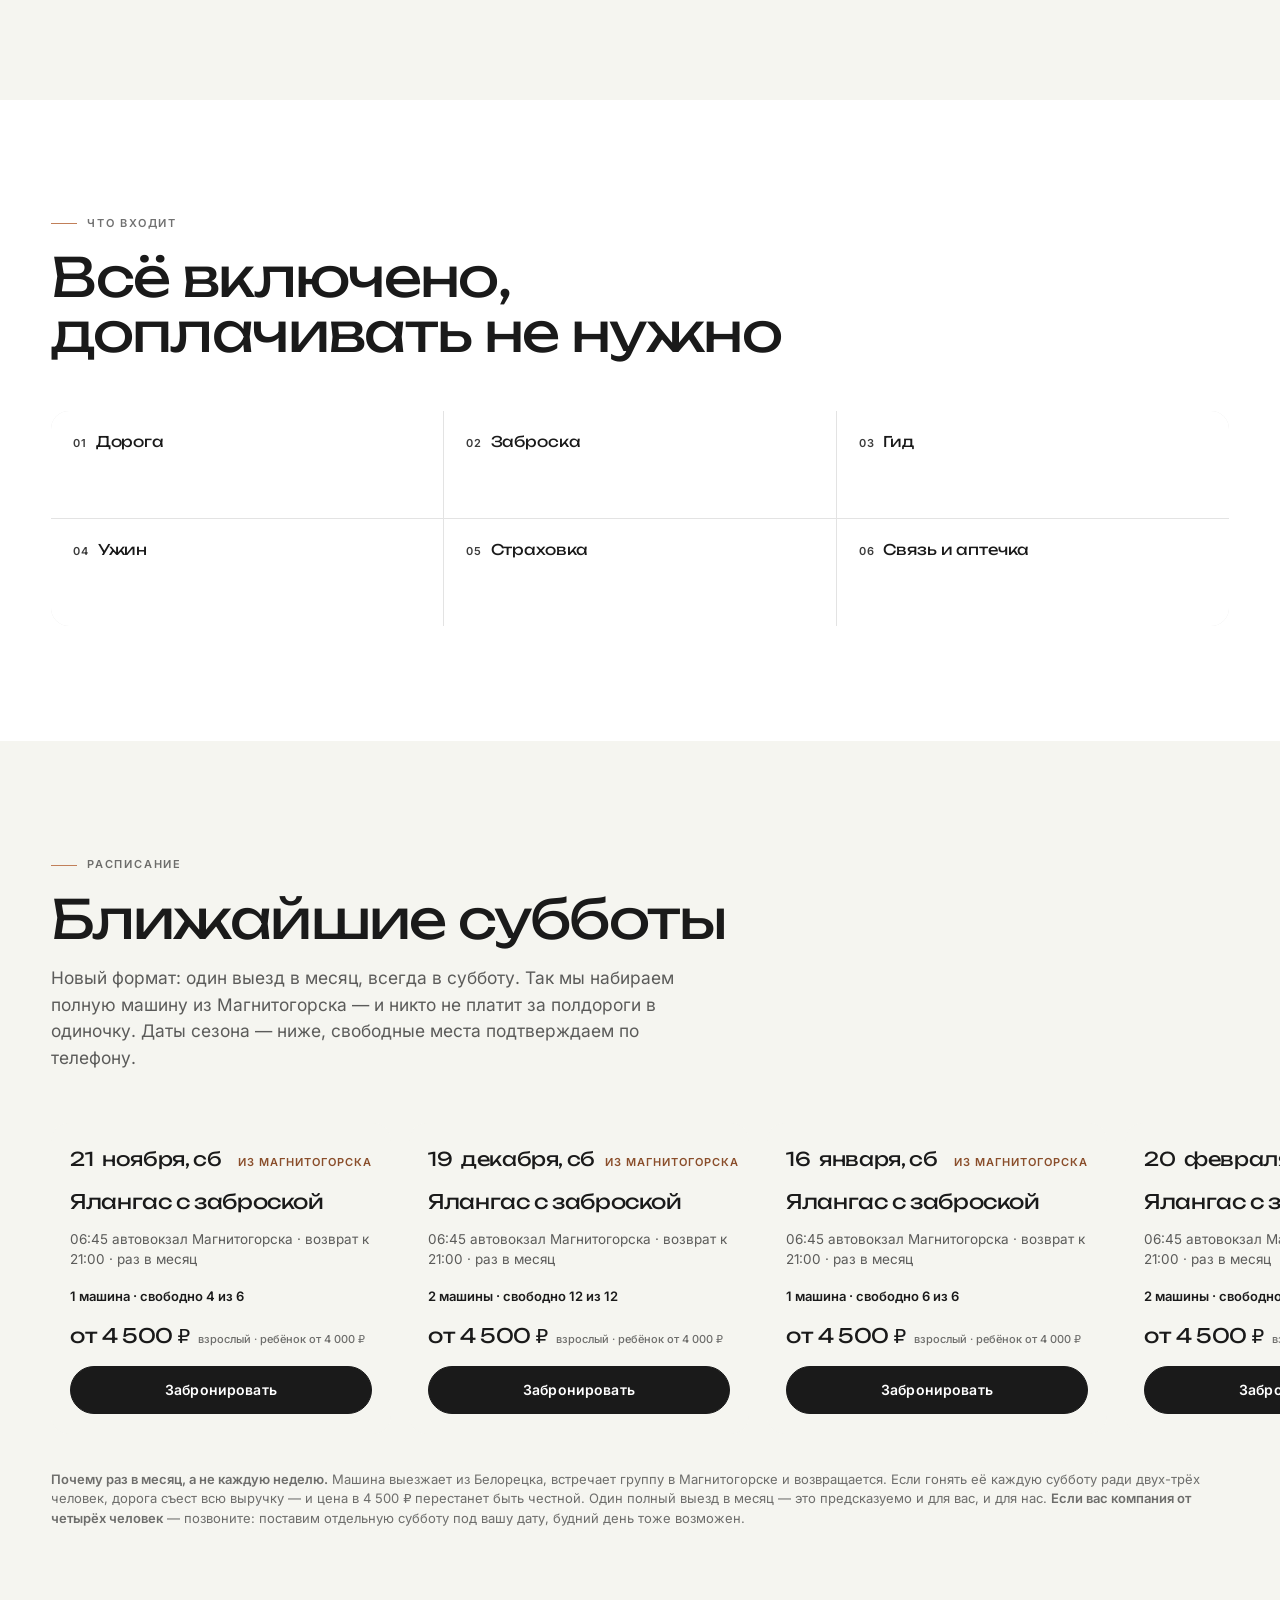
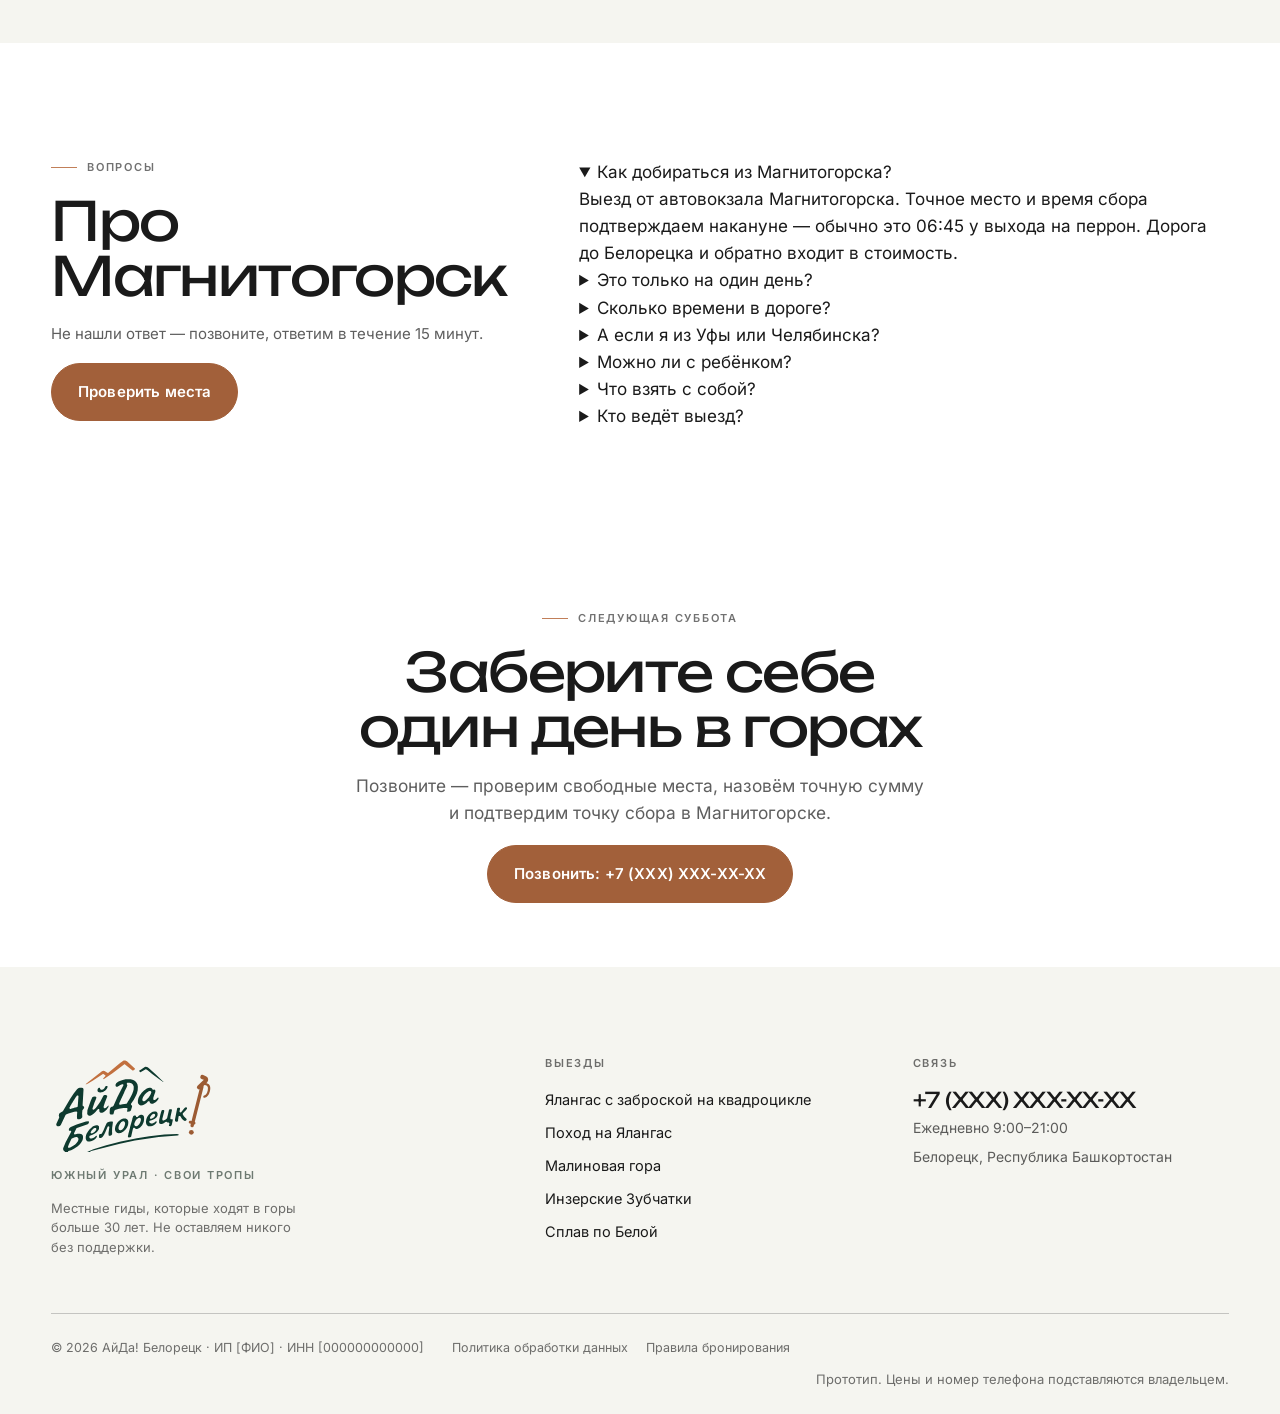
<file: magnitogorskie-subboty.html>
<!doctype html>
<html lang="ru">
<head>
<meta charset="utf-8">
<meta name="viewport" content="width=device-width, initial-scale=1">
<title>Магнитогорские субботы — квадро-тур на Ялангас из Магнитогорска за один день | АйДа! Белорецк</title>
<meta name="description" content="Новинка: квадро-тур на Ялангас с выездом из Магнитогорска. Сбор у автовокзала Магнитогорска, заброска на квадроцикле, 6 км по тропе до вершины 1 297 м, горячий ужин в Отнурке и возврат в Магнитогорск вечером того же дня. От 4 500 ₽.">
<link rel="canonical" href="https://aidabeloretsk.ru/magnitogorskie-subboty.html">
<link rel="alternate" hreflang="ru" href="https://aidabeloretsk.ru/magnitogorskie-subboty.html">
<link rel="alternate" hreflang="en" href="https://aidabeloretsk.ru/en.html">
<link rel="alternate" hreflang="en" href="https://aidabeloretsk.ru/en.html">
<meta property="og:type" content="product">
<meta property="og:locale" content="ru_RU">
<meta property="og:site_name" content="АйДа! Белорецк">
<meta property="og:title" content="Магнитогорские субботы — квадро-тур на Ялангас за один день">
<meta property="og:description" content="Выезд от автовокзала Магнитогорска, возврат туда же. Вершина Ялангаса 1 297 м, заброска на квадроцикле, ужин в Отнурке. Один день.">
<meta property="og:image" content="https://aidabeloretsk.ru/img/quad-passengers.jpg">
<meta name="theme-color" content="#1A1A1A">
<meta name="format-detection" content="telephone=no">
<link rel="preload" href="fonts/unbounded-cyrillic-600.woff2" as="font" type="font/woff2" crossorigin>
<link rel="preload" href="img/quad-passengers.jpg" as="image" fetchpriority="high">
<link rel="icon" href="img/logo-favicon.png" type="image/png">
<link rel="stylesheet" href="assets/style.css">




<script type="application/ld+json">
{
  "@context":"https://schema.org",
  "@type":"Product",
  "name":"Магнитогорские субботы — квадро-тур на Ялангас из Магнитогорска",
  "description":"Однодневный квадро-тур на хребет Ялангас с выездом из Магнитогорска и возвращением в тот же день: сбор у автовокзала Магнитогорска, заброска на квадроцикле, 6 км по горно-лесной тропе до вершины 1 297 м, горячий ужин в Отнурке и страховка.",
  "image":"img/quad-passengers.jpg",
  "brand":{"@type":"Brand","name":"АйДа! Белорецк"},
  "offers":[
    {"@type":"Offer","name":"Взрослый билет","price":"4500","priceCurrency":"RUB","availability":"https://schema.org/InStock","url":"magnitogorskie-subboty.html"},
    {"@type":"Offer","name":"Детский билет 5–12 лет","price":"4000","priceCurrency":"RUB","availability":"https://schema.org/InStock","url":"magnitogorskie-subboty.html"}
  ]
}
</script>
<script type="application/ld+json">
{
  "@context":"https://schema.org",
  "@type":"FAQPage",
  "mainEntity":[
    {"@type":"Question","name":"Как добираться из Магнитогорска?","acceptedAnswer":{"@type":"Answer","text":"Выезд от автовокзала Магнитогорска, точное место и время сбора подтверждаем накануне. Дорога до Белорецка и обратно входит в стоимость."}},
    {"@type":"Question","name":"Это тур на один день?","acceptedAnswer":{"@type":"Answer","text":"Да, туда и обратно в тот же день. Выезд утром, возвращение около 21:00, ночёвка не нужна."}},
    {"@type":"Question","name":"Можно ли с ребёнком?","acceptedAnswer":{"@type":"Answer","text":"С 5 лет пассажиром со взрослым. Дети до 5 лет на квадроциклы не допускаются по требованиям безопасности техники."}}
  ]
}
</script>
</head>
<body>
<a class="skip-link" href="#main">Перейти к содержанию</a>

<!-- ============ АНОНС ============ -->
<a class="promo-bar" href="#dates">
  <span class="promo-bar__tag">Новый формат!</span>
  <span class="promo-bar__inner">
    <span class="promo-bar__row">
      <span class="promo-bar__title">Раз в месяц — Магнитогорские субботы!</span>
      <span class="promo-bar__arrow" aria-hidden="true">→</span>
    </span>
    <span class="promo-bar__sub">Однодневные туры с выездом из Магнитогорска. Забрали у автовокзала утром — вернули вечером.<span class="promo-bar__more">Подробнее</span></span>
  </span>
</a>

<header class="site-header is-solid" id="site-header">
  <div class="wrap header-inner">
    <a class="brand" href="index.html" aria-label="АйДа! Белорецк — на главную">
      <span class="brand-line"><img class="brand-logo brand-logo--dark" src="img/logo-horizontal.svg" width="869" height="520" alt="АйДа Белорецк"><img class="brand-logo brand-logo--light" src="img/logo-horizontal-light.svg" width="869" height="520" alt="" aria-hidden="true"></span>
    </a>
    <nav class="main-nav" aria-label="Главная навигация">
      <a href="index.html#departures">Выезды</a>
      <a href="index.html#kvadro">Квадро</a>
      <a href="index.html#hikes">Походы</a>
      <a href="index.html#tours">Туры</a>
      <a href="#program">Программа</a>
      <a href="#dates">Даты</a>
      <a href="#faq">Вопросы</a>
    </nav>
    <div class="header-cta">
      <div class="lang-switch" role="group" aria-label="Язык сайта">
        <a class="lang-switch__item is-active" href="magnitogorskie-subboty.html" aria-current="page">RU</a>
        <a class="lang-switch__item" href="en.html" hreflang="en" lang="en">EN</a>
      </div>
      <a class="header-phone" href="tel:+70000000000" data-phone>+7 (XXX) XXX-XX-XX</a>
      <a class="btn btn--copper btn--sm" href="tel:+70000000000" data-phone>Забронировать</a>
      <button class="burger" aria-label="Открыть меню" aria-expanded="false" aria-controls="mobile-menu">
        <svg width="18" height="12" viewBox="0 0 18 12" fill="none" aria-hidden="true"><path d="M0 1h18M0 6h18M0 11h18" stroke="currentColor" stroke-width="1.4"/></svg>
      </button>
    </div>
  </div>
</header>

<div class="mobile-menu" id="mobile-menu" data-open="false" role="dialog" aria-modal="true" aria-label="Меню">
  <div class="mobile-menu__head">
    <span class="brand brand--static"><span class="brand-line"><img class="brand-logo brand-logo--dark" src="img/logo-horizontal.svg" width="869" height="520" alt="АйДа Белорецк"><img class="brand-logo brand-logo--light" src="img/logo-horizontal-light.svg" width="869" height="520" alt="" aria-hidden="true"></span></span>
    <button class="menu-close" data-menu-close aria-label="Закрыть меню">×</button>
  </div>
  <nav aria-label="Мобильная навигация">
    <a href="#offer">Что входит</a>
    <a href="#dates">Даты и цены</a>
    <a href="#program">Программа дня</a>
    <a href="index.html#departures">Все выезды</a>
    <a href="index.html">На главную</a>
    <a href="#faq">Вопросы</a>
  </nav>
  <div class="mobile-menu__foot">
    <a class="btn btn--copper btn--wide" href="tel:+70000000000" data-phone>Позвонить: <span data-phone-text>+7 (XXX) XXX-XX-XX</span></a>
    <p class="tiny">Ежедневно с 9:00 до 21:00. Отвечаем в течение 15 минут.</p>
    <div class="lang-switch lang-switch--mobile" role="group" aria-label="Язык сайта">
      <a class="lang-switch__item is-active" href="magnitogorskie-subboty.html" aria-current="page">Русский</a>
      <a class="lang-switch__item" href="en.html" hreflang="en" lang="en">English</a>
    </div>
  </div>
</div>

<main id="main">

<!-- ============ HERO ============ -->
<section class="hero hero--sub" aria-labelledby="hero-title">
  <div class="hero__media">
    <img src="img/quad-passengers.jpg" width="1536" height="1024" fetchpriority="high" decoding="async"
         alt="Пассажиры в открытом квадроцикле на каменистой дороге к хребту Ялангас">
  </div>
  <div class="hero__shade"></div>

  <div class="wrap hero__inner">
    <p class="hero__kicker">Новинка · выезд из Магнитогорска</p>
    <h1 class="display display--hero" id="hero-title">Магнитогорские<br>субботы</h1>
    <p class="hero__lead">Утром садитесь в машину у автовокзала Магнитогорска — вечером возвращаетесь туда же. Между этим: заброска на квадроцикле, вершина Ялангаса 1 297 м, горячий ужин в Отнурке и весь Южный Урал с высоты птичьего полёта.</p>

    <div class="hero__cta">
      <button class="btn btn--copper" data-open-drawer data-product="mg">Забронировать субботу</button>
      <a class="btn btn--onphoto" href="#program">Как проходит день</a>
    </div>

    <ul class="hero__trust">
      <li><svg viewBox="0 0 16 16" fill="none" aria-hidden="true"><path d="M3 8.5l3 3 7-7" stroke="currentColor" stroke-width="1.6"/></svg>Туда и обратно за один день</li>
      <li><svg viewBox="0 0 16 16" fill="none" aria-hidden="true"><path d="M3 8.5l3 3 7-7" stroke="currentColor" stroke-width="1.6"/></svg>Сбор у автовокзала Магнитогорска</li>
      <li><svg viewBox="0 0 16 16" fill="none" aria-hidden="true"><path d="M3 8.5l3 3 7-7" stroke="currentColor" stroke-width="1.6"/></svg>Страховка включена</li>
      <li><svg viewBox="0 0 16 16" fill="none" aria-hidden="true"><path d="M3 8.5l3 3 7-7" stroke="currentColor" stroke-width="1.6"/></svg>Ведёт Андрей Иванович</li>
    </ul>
  </div>
</section>

<!-- ============ ОФФЕР ============ -->
<section class="section" id="offer" aria-labelledby="offer-title">
  <div class="wrap">
    <div class="split">
      <div class="split__body">
        <p class="eyebrow">Главное в двух словах</p>
        <h2 class="display" id="offer-title">Магнитогорск —<br>Ялангас — Магнитогорск</h2>
        <p class="lede">Магнитогорск и Белорецк разделяют 85 километров и полтора часа дороги. Мы забираем вас на автовокзале и привозим обратно в тот же вечер — со всеми впечатлениями дня, который вы не забудете.</p>

        <div class="price-table">
          <div class="price-row">
            <span>Взрослый, от 18 лет<small>за место на квадроцикле · дорога из Магнитогорска включена</small></span>
            <b>от 4 500 ₽</b>
          </div>
          <div class="price-row">
            <span>Ребёнок 5–12 лет<small>пассажиром со взрослым</small></span>
            <b>от 4 000 ₽</b>
          </div>
        </div>

        <p class="tiny" style="margin-top:12px">В цену входят: дорога Магнитогорск — Белорецк — Магнитогорск, заброска на квадроцикле, гид, горячий ужин в Отнурке и <b>страховка</b>. Шесть мест в машине, на группу — несколько машин. Дети до 5 лет не допускаются — это требование безопасности техники.</p>

        <ul class="facts">
          <li class="fact">1 день, без ночёвки</li>
          <li class="fact">Ужин в Отнурке</li>
          <li class="fact">Страховка включена</li>
          <li class="fact">6 мест в машине</li>
          <li class="fact">Гид с аттестацией</li>
        </ul>

        <div style="display:flex;gap:12px;flex-wrap:wrap">
          <button class="btn btn--copper" data-open-drawer data-product="mg">Забронировать субботу</button>
          <a class="btn btn--ghost" href="#program">Программа дня</a>
        </div>
      </div>
      <div class="split__media">
        <img src="img/hero-ridge.jpg" width="1672" height="933" loading="lazy" decoding="async"
             alt="Хребет Ялангас — открытые склоны и вид на долину с вершины">
      </div>
    </div>
  </div>
</section>

<!-- ============ ПРОГРАММА ДНЯ ============ -->
<section class="section section--bone" id="program" aria-labelledby="program-title">
  <div class="wrap">
    <div class="section-head">
      <p class="eyebrow">Программа</p>
      <h2 class="display" id="program-title">Как проходит суббота</h2>
      <p class="lede">Расписание проверено на сотнях выездов. Всё, что нужно собрать, — это вы и удобная обувь.</p>
    </div>

    <ol class="timeline">
      <li><b>06:45</b><div><h3>Сбор в Магнитогорске</h3><p>Автовокзал, у выхода на перрон. Гид встречает вас лично, проверяет состав группы и говорит, что взять с собой.</p></div></li>
      <li><b>07:00</b><div><h3>Дорога до Белорецка</h3><p>Полтора часа по трассе. За окном постепенно начинаются горы — к Белорецку они уже везде.</p></div></li>
      <li><b>08:30</b><div><h3>Пересадка и заброска</h3><p>Пересаживаемся на квадроциклы и уходим в сторону Отнурка. Начинается та часть, ради которой все ехали.</p></div></li>
      <li><b>09:30</b><div><h3>Заброска на квадроцикле</h3><p>Поднимаемся по каменистой дороге до каменистых участков — это уже приключение само по себе.</p></div></li>
      <li><b>10:30</b><div><h3>6 км пешком и вершина</h3><p>Оставляем машины и идём по горно-лесной тропе. Показалась вершина — открывается весь хребет: гребень за гребнем до синей дымки на горизонте.</p></div></li>
      <li><b>13:00</b><div><h3>Привал наверху</h3><p>Чай, перекус и время посмотреть на Урал сверху. Никто не торопит: темп группы — по самому медленному.</p></div></li>
      <li><b>15:00</b><div><h3>Спуск и квадроциклы</h3><p>Вниз пешком, обратно тем же путём — и на квадроциклах к Отнурку.</p></div></li>
      <li><b>17:30</b><div><h3>Ужин в Отнурке</h3><p>Горячий ужин после дня на ногах. Он входит в стоимость, платить отдельно не нужно.</p></div></li>
      <li><b>19:00</b><div><h3>Дорога домой</h3><p>Возвращаемся в Магнитогорск. К 21:00 вы уже дома — с фотографиями и уставшими ногами.</p></div></li>
    </ol>

    <div class="notice">
      <b>Время указано ориентировочно</b>
      <span>На маршруте мы зависим от погоды и от того, как идёт группа. Гид сообщит точное время сбора и подтвердит состав накануне выезда.</span>
    </div>
  </div>
</section>

<!-- ============ ЧТО ВХОДИТ ============ -->
<section class="section" id="includes" aria-labelledby="includes-title">
  <div class="wrap">
    <div class="section-head">
      <p class="eyebrow">Что входит</p>
      <h2 class="display" id="includes-title">Всё включено,<br>доплачивать не нужно</h2>
    </div>
    <div class="care__grid" style="background:var(--line)">
      <article class="care__item" style="background:var(--paper)">
        <h3><span class="care__num">01</span>Дорога</h3>
        <p>Магнитогорск → Белорецк → маршрут → Магнитогорск. Обратно в тот же вечер.</p>
      </article>
      <article class="care__item" style="background:var(--paper)">
        <h3><span class="care__num">02</span>Заброска</h3>
        <p>Квадроциклы, водитель и топливо. За рулём водитель команды, не вы.</p>
      </article>
      <article class="care__item" style="background:var(--paper)">
        <h3><span class="care__num">03</span>Гид</h3>
        <p>Андрей Иванович лично ведёт выезд. Аттестованный гид-инструктор.</p>
      </article>
      <article class="care__item" style="background:var(--paper)">
        <h3><span class="care__num">04</span>Ужин</h3>
        <p>Горячий ужин в Отнурке после спуска. Входит в стоимость.</p>
      </article>
      <article class="care__item" style="background:var(--paper)">
        <h3><span class="care__num">05</span>Страховка</h3>
        <p>Оформляем на каждого участника. Искать и доплачивать не нужно.</p>
      </article>
      <article class="care__item" style="background:var(--paper)">
        <h3><span class="care__num">06</span>Связь и аптечка</h3>
        <p>Рации у гида, телефон в зоне приёма, аптечка под маршрут и состав группы.</p>
      </article>
    </div>
  </div>
</section>

<!-- ============ БЛИЖАЙШИЕ СУББОТЫ ============ -->
<section class="section section--bone" id="dates" aria-labelledby="dates-title">
  <div class="wrap">
    <div class="section-head">
      <p class="eyebrow">Расписание</p>
      <h2 class="display" id="dates-title">Ближайшие субботы</h2>
      <p class="lede">Новый формат: один выезд в месяц, всегда в субботу. Так мы набираем полную машину из Магнитогорска — и никто не платит за полдороги в одиночку. Даты сезона — ниже, свободные места подтверждаем по телефону.</p>
    </div>
    <div class="rail" id="rail-mg" role="list"></div>
    <p class="tiny" style="margin-top:18px"><b>Почему раз в месяц, а не каждую неделю.</b> Машина выезжает из Белорецка, встречает группу в Магнитогорске и возвращается. Если гонять её каждую субботу ради двух-трёх человек, дорога съест всю выручку — и цена в 4 500 ₽ перестанет быть честной. Один полный выезд в месяц — это предсказуемо и для вас, и для нас. <b>Если вас компания от четырёх человек</b> — позвоните: поставим отдельную субботу под вашу дату, будний день тоже возможен.</p>
  </div>
</section>

<!-- ============ ВОПРОСЫ ============ -->
<section class="section" id="faq" aria-labelledby="faq-title">
  <div class="wrap faq-layout">
    <div class="section-head faq-head">
      <p class="eyebrow">Вопросы</p>
      <h2 class="display" id="faq-title">Про Магнитогорск</h2>
      <p class="lede" style="font-size:15px">Не нашли ответ — позвоните, ответим в течение 15 минут.</p>
      <button class="btn btn--copper" data-open-drawer data-product="mg" style="justify-self:start">Проверить места</button>
    </div>
    <div class="faq-list">
      <details open>
        <summary>Как добираться из Магнитогорска?</summary>
        <p>Выезд от автовокзала Магнитогорска. Точное место и время сбора подтверждаем накануне — обычно это 06:45 у выхода на перрон. Дорога до Белорецка и обратно входит в стоимость.</p>
      </details>
      <details>
        <summary>Это только на один день?</summary>
        <p>Да, туда и обратно в тот же день. Выезд утром, возвращение около 21:00. Ночёвка не нужна.</p>
      </details>
      <details>
        <summary>Сколько времени в дороге?</summary>
        <p>Около полутора часов в одну сторону. Магнитогорск и Белорецк разделяют примерно 85 километров.</p>
      </details>
      <details>
        <summary>А если я из Уфы или Челябинска?</summary>
        <p>Позвоните — поможем добраться: подскажем, как удобнее приехать в Магнитогорск или Белорецк, и встретим на месте. У нас есть варианты и с выездом из Белорецка.</p>
      </details>
      <details>
        <summary>Можно ли с ребёнком?</summary>
        <p>С 5 лет, если ребёнок едет пассажиром со взрослым. Дети до 5 лет на квадроциклы не допускаются — это требование безопасности техники. Билет от 4 000 ₽.</p>
      </details>
      <details>
        <summary>Что взять с собой?</summary>
        <p>Удобную обувь, тёплую одежду и дождевик. Термос не нужен — чай и ужин с нас. Полный список присылаем после записи.</p>
      </details>
      <details>
        <summary>Кто ведёт выезд?</summary>
        <p>Андрей Иванович — основатель «АйДа! Белорецк», аттестованный гид-инструктор с лицензией. В его опыте — восхождение на пик Ленина, 7 134 метра.</p>
      </details>
    </div>
  </div>
</section>

<!-- ============ CTA ============ -->
<section class="section section--tight">
  <div class="wrap" style="text-align:center;display:grid;gap:18px;justify-items:center">
    <p class="eyebrow">Следующая суббота</p>
    <h2 class="display" style="max-width:20ch">Заберите себе<br>один день в горах</h2>
    <p class="lede" style="max-width:52ch;text-align:center">Позвоните — проверим свободные места, назовём точную сумму и подтвердим точку сбора в Магнитогорске.</p>
    <a class="btn btn--copper" href="tel:+70000000000" data-phone>Позвонить: +7 (XXX) XXX-XX-XX</a>
  </div>
</section>

</main>

<footer class="site-footer">
  <div class="wrap">
    <div class="footer-top">
      <div>
        <p class="footer-brand"><span class="brand-line"><img class="brand-logo brand-logo--dark" src="img/logo-horizontal.svg" width="869" height="520" alt="АйДа Белорецк"><img class="brand-logo brand-logo--light" src="img/logo-horizontal-light.svg" width="869" height="520" alt="" aria-hidden="true"></span><span class="brand-sub">Южный Урал · свои тропы</span></p>
        <p class="tiny" style="margin-top:16px;max-width:32ch">Местные гиды, которые ходят в горы больше 30 лет. Не оставляем никого без поддержки.</p>
      </div>
      <div class="footer-col">
        <h2 class="footer-col__title">Выезды</h2>
        <ul>
          <li><a href="kvadrocikly-yalangas.html">Ялангас с заброской на квадроцикле</a></li>
          <li><a href="marshrut-yalangas.html">Поход на Ялангас</a></li>
          <li><a href="tel:+70000000000" data-phone>Малиновая гора</a></li>
          <li><a href="tel:+70000000000" data-phone>Инзерские Зубчатки</a></li>
          <li><a href="tel:+70000000000" data-phone>Сплав по Белой</a></li>
        </ul>
      </div>
      <div class="footer-col">
        <h2 class="footer-col__title">Связь</h2>
        <div class="footer-map" style="margin-bottom:14px">
          <a class="phone-big" href="tel:+70000000000" data-phone style="font-size:clamp(18px,1.7vw,22px);color:var(--ink)">+7 (XXX) XXX-XX-XX</a>
          <span>Ежедневно 9:00–21:00</span>
          <span>Белорецк, Республика Башкортостан</span>
        </div>
      </div>
    </div>
    <div class="legal">
      <span>© 2026 АйДа! Белорецк · ИП [ФИО] · ИНН [000000000000]</span>
      <nav aria-label="Правовая информация">
        <a href="#">Политика обработки данных</a>
        <a href="#">Правила бронирования</a>
      </nav>
      <span class="spacer tiny">Прототип. Цены и номер телефона подставляются владельцем.</span>
    </div>
  </div>
</footer>

<div class="drawer-overlay" id="drawer-overlay" data-open="false" aria-hidden="true"></div>

<aside class="drawer" id="drawer" data-open="false" role="dialog" aria-modal="true" aria-labelledby="drawer-title" aria-describedby="drawer-sub">
  <div class="drawer__head">
    <div>
      <h2 id="drawer-title">Магнитогорские субботы — квадро на Ялангас</h2>
      <p id="drawer-sub">Один день · выезд из Магнитогорска 06:45 · дорога включена</p>
    </div>
    <button class="drawer__close" data-drawer-close aria-label="Закрыть">×</button>
  </div>
  <div class="drawer__body">
    <div class="field">
      <label for="field-departure">Дата выезда</label>
      <select id="field-departure"></select>
      <p class="hint">Список показывает только ближайшие даты. Если нужной нет — скажите при звонке, откроем новую.</p>
    </div>
    <div id="group-block">
      <p class="label" style="font-size:12px;letter-spacing:.06em;text-transform:uppercase;font-weight:600;color:var(--ink-55);margin-bottom:6px">Состав группы</p>
      <div class="counter">
        <div class="counter__label"><span id="lbl-adult">Взрослый</span><small>от 4 500 ₽ · с дорогой из Магнитогорска</small></div>
        <div class="counter__ctl">
          <button type="button" data-minus="adults" id="adults-minus" aria-label="Уменьшить число взрослых" disabled>−</button>
          <span class="counter__val" id="val-adults" aria-live="polite">2</span>
          <button type="button" data-plus="adults" id="adults-plus" aria-label="Увеличить число взрослых">+</button>
        </div>
      </div>
      <div class="counter">
        <div class="counter__label"><span id="lbl-child">Ребёнок 5–12 лет</span><small>от 4 000 ₽ · с дорогой, пассажиром</small></div>
        <div class="counter__ctl">
          <button type="button" data-minus="children" id="children-minus" aria-label="Уменьшить число детей" disabled>−</button>
          <span class="counter__val" id="val-children" aria-live="polite">0</span>
          <button type="button" data-plus="children" id="children-plus" aria-label="Увеличить число детей">+</button>
        </div>
      </div>
      <div class="counter" id="row-under5" hidden>
        <div class="counter__label"><span>Ребёнок до 5 лет</span><small style="color:var(--copper-deep)">Не допускается на квадроциклы</small></div>
        <div class="counter__ctl" aria-disabled="true">
          <button type="button" disabled aria-label="Недоступно">−</button>
          <span class="counter__val">0</span>
          <button type="button" disabled aria-label="Недоступно">+</button>
        </div>
      </div>
    </div>
    <div id="full-message" hidden>
      <div class="alert alert--warn"><b>Эта группа заполнена.</b> Позвоните: запишем в лист ожидания и предупредим о новой дате в первую очередь.</div>
    </div>
    <div id="group-alert"></div>
    <div class="summary" id="summary-block" aria-live="polite">
      <div class="summary__row"><span>Дата и время</span><b id="sum-date">—</b></div>
      <div class="summary__row" id="sum-adults-row"><span>Взрослые</span><b id="sum-adults">—</b></div>
      <div class="summary__row" id="sum-children-row" hidden><span>Дети 5–12</span><b id="sum-children">—</b></div>
      <div class="summary__total"><span>Итого</span><span id="sum-total">—</span></div>
    </div>
    <div class="field">
      <p class="label">Памятка для звонка</p>
      <p class="tiny" id="call-script" style="color:var(--ink);font-size:13.5px;line-height:1.5">—</p>
      <button class="btn btn--ghost btn--sm" id="copy-script" style="margin-top:6px;justify-self:start">Скопировать памятку</button>
    </div>
  </div>
  <div class="drawer__foot">
    <a class="btn btn--copper btn--wide" id="drawer-call" href="tel:+70000000000" data-phone>Позвонить и забронировать</a>
    <p class="tiny">Скажите памятку из блока выше — мы сразу поймём, что нужно.</p>
  </div>
</aside>

<div class="toast" id="toast" role="status" aria-live="polite"></div>
<script src="assets/app.js" defer></script>
</body>
</html>
</file>
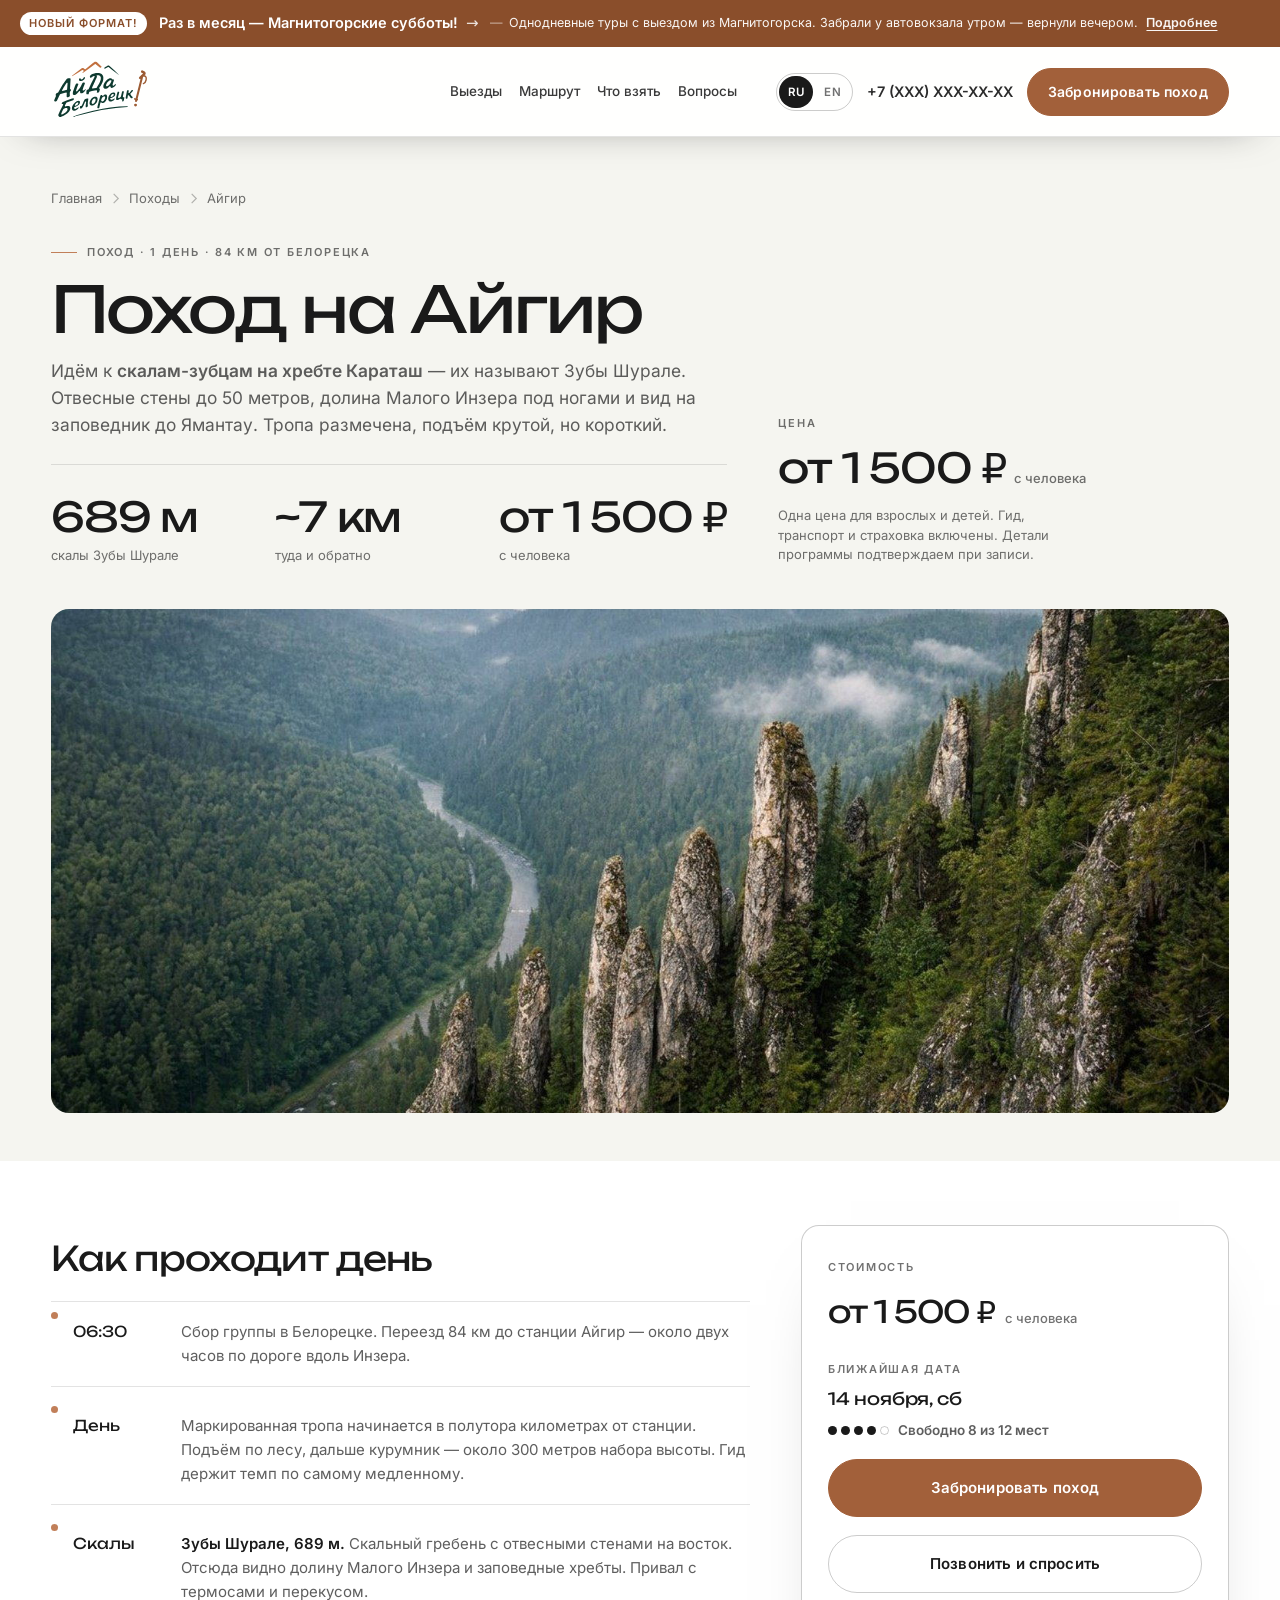
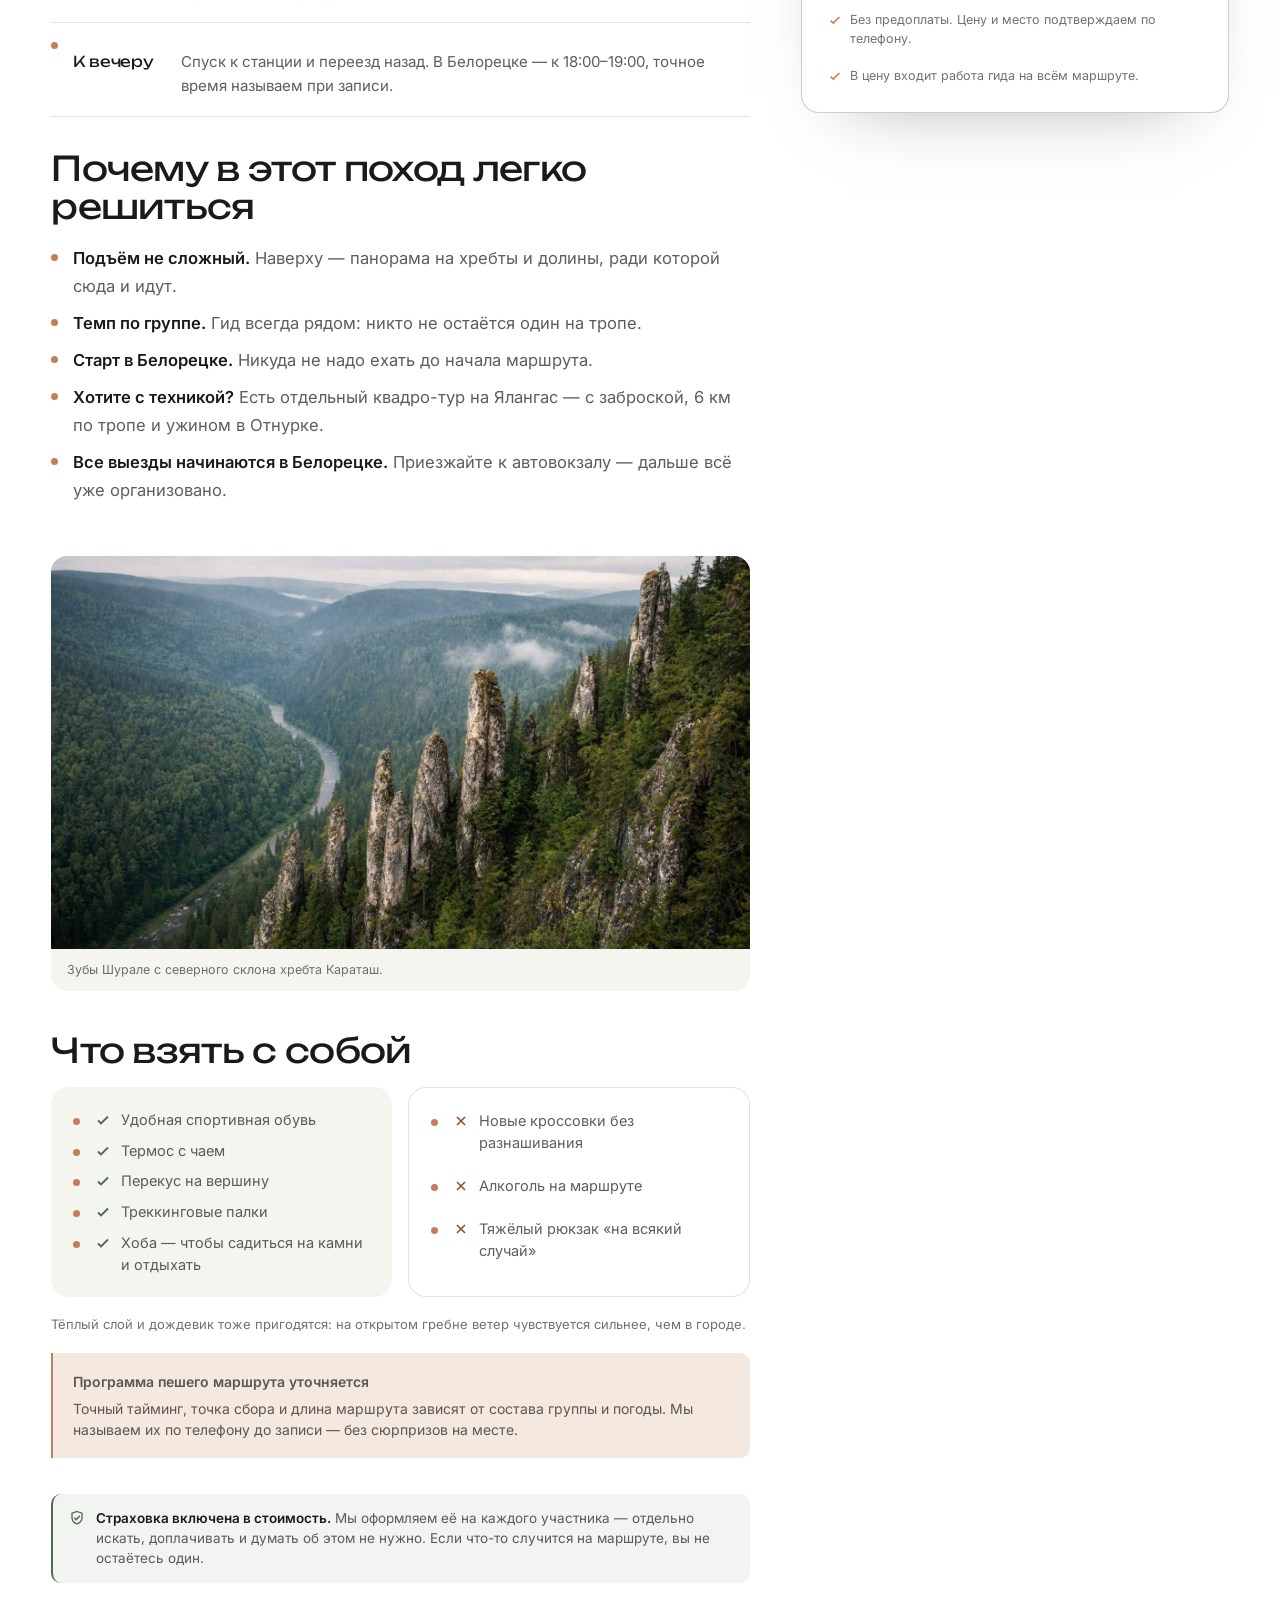
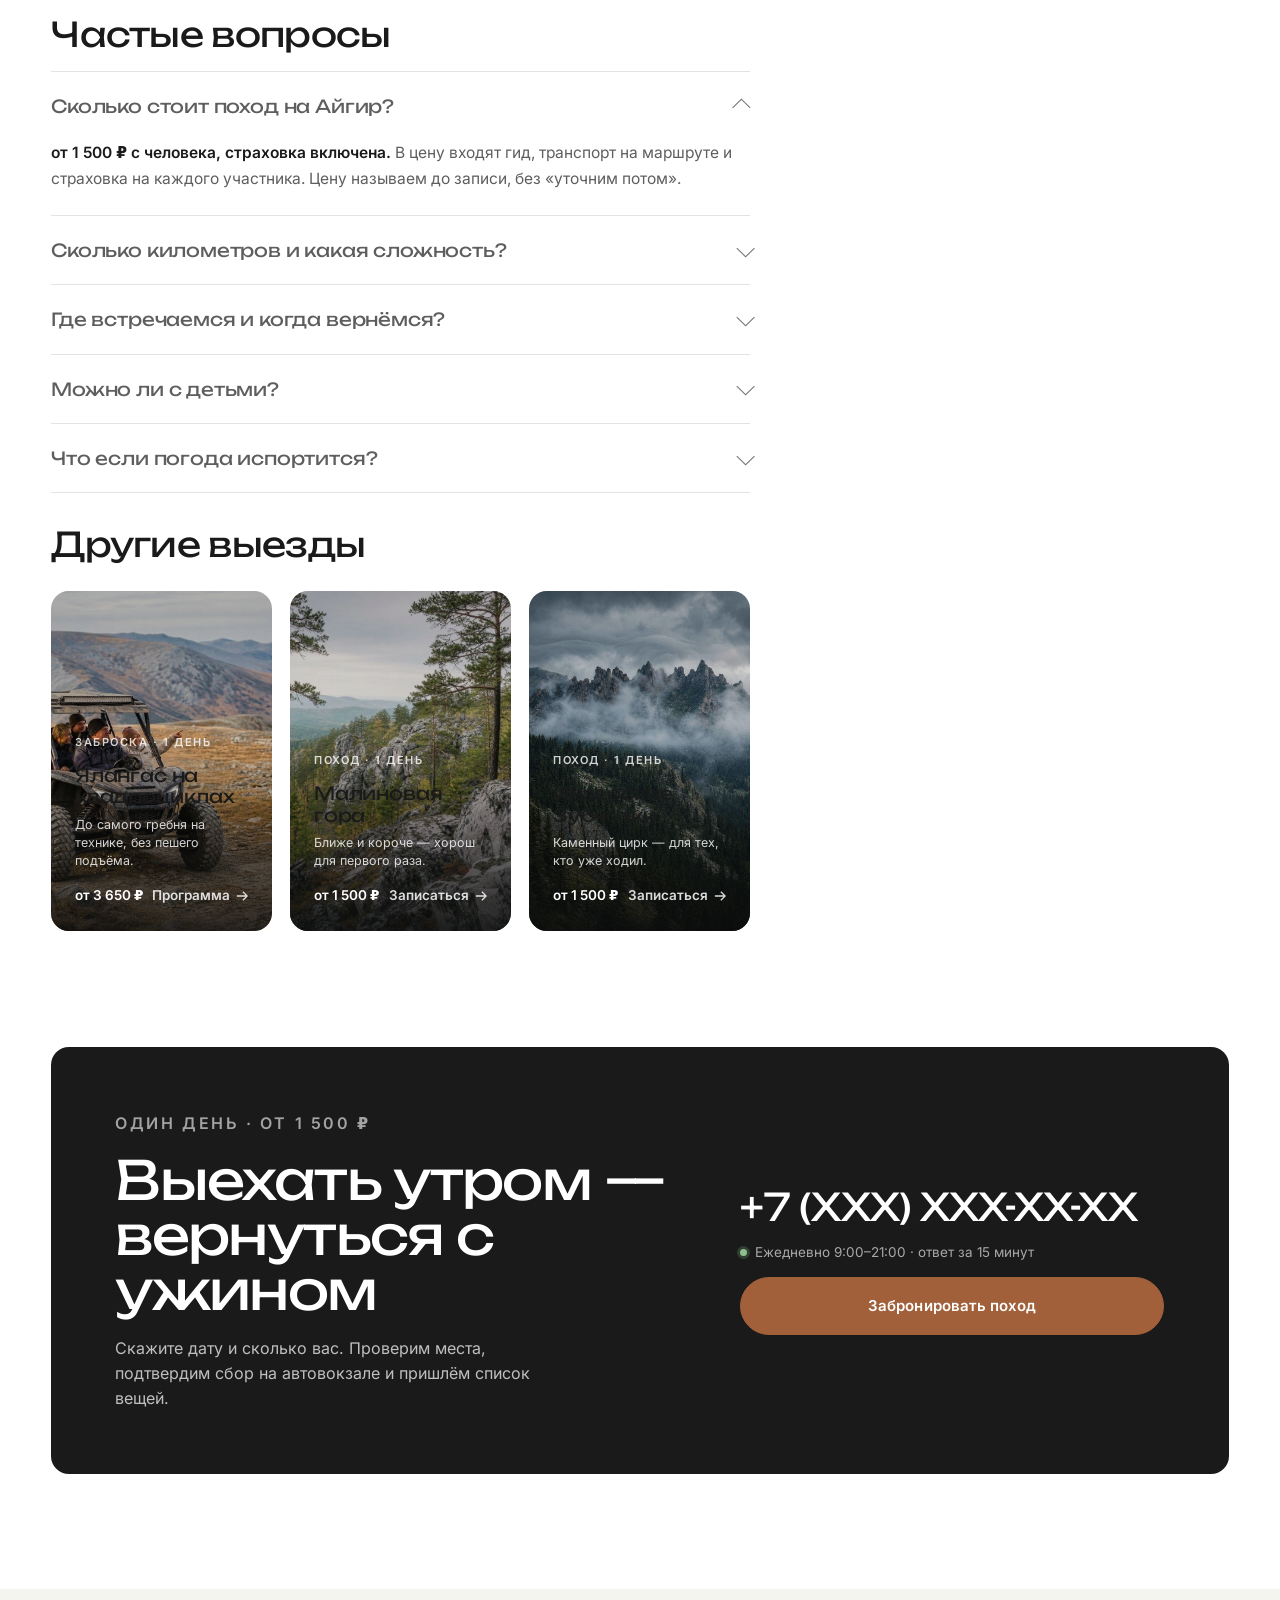
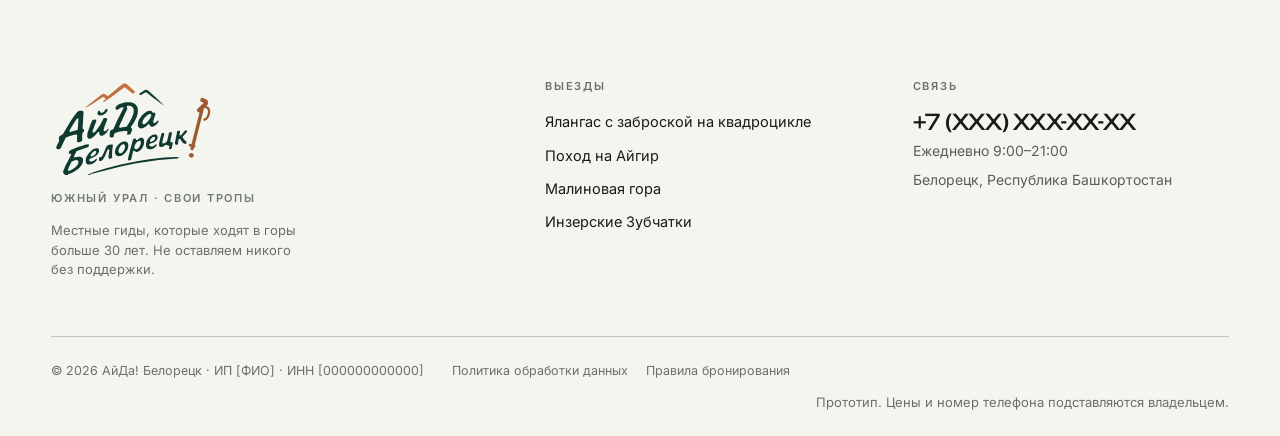
<file: marshrut-aigir.html>
<!doctype html>
<html lang="ru">
<head>
<meta charset="utf-8">
<meta name="viewport" content="width=device-width, initial-scale=1">
<title>Поход на Айгир: Зубы Шурале из Белорецка — от 1 500 ₽, 1 день, 689 м | АйДа! Белорецк</title>
<meta name="description" content="Однодневный поход на Айгир — скалы Зубы Шурале на хребте Караташ, 689 м, около 7 км туда и обратно. Старт в Белорецке, аттестованный гид-инструктор, 1 500 ₽ с человека. Цена до записи.">
<link rel="canonical" href="https://aidabeloretsk.ru/marshrut-aigir.html">
<meta property="og:type" content="article">
<meta property="og:locale" content="ru_RU">
<meta property="og:site_name" content="АйДа! Белорецк">
<meta property="og:title" content="Поход на Айгир — Зубы Шурале, от 1 500 ₽, один день">
<meta property="og:description" content="689 м, скалы Зубы Шурале. Один день, старт в Белорецке, ведёт аттестованный гид-инструктор.">
<meta property="og:image" content="https://aidabeloretsk.ru/img/hero-ridge.jpg">
<meta name="theme-color" content="#1A1A1A">
<meta name="format-detection" content="telephone=no">
<link rel="preload" href="fonts/unbounded-cyrillic-600.woff2" as="font" type="font/woff2" crossorigin>
<link rel="preload" href="img/hero-ridge.jpg" as="image" fetchpriority="high">
<link rel="icon" href="img/logo-favicon.png" type="image/png">
<link rel="stylesheet" href="assets/style.css">

<script type="application/ld+json">
{
  "@context":"https://schema.org",
  "@type":"TouristTrip",
  "name":"Однодневный поход на Айгир из Белорецка",
  "description":"Однодневный поход к скалам Айгира — Зубы Шурале на хребте Караташ (689 м). Около 7 км туда и обратно, старт в Белорецке, аттестованный гид-инструктор.",
  "image":"https://aidabeloretsk.ru/img/aigir.jpg",
  "touristType":["Новички", "Семьи с детьми от 7 лет", "Гости Белорецка"],
  "itinerary":{
    "@type":"ItemList",
    "itemListElement":[
      {"@type":"ListItem","position":1,"item":{"@type":"TouristAttraction","name":"Белорецк, место сбора"}},
      {"@type":"ListItem","position":2,"item":{"@type":"TouristAttraction","name":"Скалы Айгира (Зубы Шурале), 689 м"}}
    ]
  },
  "offers":{"@type":"Offer","price":"1500","priceCurrency":"RUB","availability":"https://schema.org/InStock","priceValidUntil":"2027-03-31","url":"https://aidabeloretsk.ru/marshrut-aigir.html"},
  "provider":{"@type":"LocalBusiness","name":"АйДа! Белорецк","address":{"@type":"PostalAddress","addressLocality":"Белорецк","addressCountry":"RU"}}
}
</script>
<script type="application/ld+json">
{
  "@context":"https://schema.org",
  "@type":"BreadcrumbList",
  "itemListElement":[
    {"@type":"ListItem","position":1,"name":"Главная","item":"https://aidabeloretsk.ru/"},
    {"@type":"ListItem","position":2,"name":"Походы","item":"https://aidabeloretsk.ru/#hikes"},
    {"@type":"ListItem","position":3,"name":"Айгир","item":"https://aidabeloretsk.ru/marshrut-aigir.html"}
  ]
}
</script>
<script type="application/ld+json">
{
  "@context":"https://schema.org",
  "@type":"FAQPage",
  "mainEntity":[
    {"@type":"Question","name":"Сколько стоит поход на Айгир?","acceptedAnswer":{"@type":"Answer","text":"От 1 500 ₽ с человека. В цену входит работа гида на всём маршруте."}},
    {"@type":"Question","name":"Насколько сложен пеший поход на Айгир?","acceptedAnswer":{"@type":"Answer","text":"Маршрут проходит по горно-лесной тропе с каменистыми участками на гребне. Подходит новичкам при нормальной физической форме, темп подбираем по группе."}},
    {"@type":"Question","name":"Где и во сколько встречаемся?","acceptedAnswer":{"@type":"Answer","text":"Сбор группы в Белорецке, точку и время подтверждаем по телефону за день до выхода."}},
    {"@type":"Question","name":"Можно ли на Айгир с детьми?","acceptedAnswer":{"@type":"Answer","text":"Да, с 5 лет. Гид подстраивает темп по самому медленному в группе. Если ребёнку тяжело — разгружаем рюкзак и делаем привал чаще."}},
    {"@type":"Question","name":"Что взять с собой?","acceptedAnswer":{"@type":"Answer","text":"Удобную спортивную обувь, тёплый слой, дождевик, воду и перекус. Полный список присылаем после записи."}}
  ]
}
</script>
</head>
<body>
<a class="skip-link" href="#main">Перейти к содержанию</a>

<a class="promo-bar" href="magnitogorskie-subboty.html">
  <span class="promo-bar__tag">Новый формат!</span>
  <span class="promo-bar__inner">
    <span class="promo-bar__row">
      <span class="promo-bar__title">Раз в месяц — Магнитогорские субботы!</span>
      <span class="promo-bar__arrow" aria-hidden="true">→</span>
    </span>
    <span class="promo-bar__sub">Однодневные туры с выездом из Магнитогорска. Забрали у автовокзала утром — вернули вечером.<span class="promo-bar__more">Подробнее</span></span>
  </span>
</a>

<header class="site-header is-solid" id="site-header">
  <div class="wrap header-inner">
    <a class="brand" href="index.html" aria-label="АйДа! Белорецк — на главную">
      <span class="brand-line"><img class="brand-logo brand-logo--dark" src="img/logo-horizontal.svg" width="869" height="520" alt="АйДа Белорецк"><img class="brand-logo brand-logo--light" src="img/logo-horizontal-light.svg" width="869" height="520" alt="" aria-hidden="true"></span>
    </a>
    <nav class="main-nav" aria-label="Главная навигация">
      <a href="index.html#departures">Выезды</a>
      <a href="#program">Маршрут</a>
      <a href="#what">Что взять</a>
      <a href="#faq">Вопросы</a>
    </nav>
    <div class="header-cta">
      <div class="lang-switch" role="group" aria-label="Язык сайта">
        <a class="lang-switch__item is-active" href="index.html" aria-current="page">RU</a>
        <a class="lang-switch__item" href="en.html" hreflang="en" lang="en">EN</a>
      </div>
      <a class="header-phone" href="tel:+70000000000" data-phone>+7 (XXX) XXX-XX-XX</a>
      <button class="btn btn--copper btn--sm" data-book data-product="hike">Забронировать поход</button>
      <button class="burger" aria-label="Открыть меню" aria-expanded="false" aria-controls="mobile-menu">
        <svg width="18" height="12" viewBox="0 0 18 12" fill="none" aria-hidden="true"><path d="M0 1h18M0 6h18M0 11h18" stroke="currentColor" stroke-width="1.4"/></svg>
      </button>
    </div>
  </div>
</header>

<div class="mobile-menu" id="mobile-menu" data-open="false" role="dialog" aria-modal="true" aria-label="Меню">
  <div class="mobile-menu__head">
    <span class="brand brand--static"><span class="brand-line"><img class="brand-logo brand-logo--dark" src="img/logo-horizontal.svg" width="869" height="520" alt="АйДа Белорецк"><img class="brand-logo brand-logo--light" src="img/logo-horizontal-light.svg" width="869" height="520" alt="" aria-hidden="true"></span></span>
    <button class="menu-close" data-menu-close aria-label="Закрыть меню">×</button>
  </div>
  <nav aria-label="Мобильная навигация">
    <a href="magnitogorskie-subboty.html">Магнитогорские субботы</a>
    <a href="index.html#departures">Ближайшие выезды</a>
    <a href="index.html#kvadro">Квадро на Ялангас</a>
    <a href="index.html#hikes">Походы и туры</a>
    <a href="index.html#guides">Гиды</a>
    <a href="#faq">Вопросы</a>
  </nav>
  <div class="mobile-menu__foot">
    <a class="btn btn--copper btn--wide" href="tel:+70000000000" data-phone>Позвонить: <span data-phone-text>+7 (XXX) XXX-XX-XX</span></a>
    <p class="tiny">Ежедневно с 9:00 до 21:00. Отвечаем в течение 15 минут.</p>
      <div class="lang-switch lang-switch--mobile" role="group" aria-label="Язык сайта">
      <a class="lang-switch__item is-active" href="index.html" aria-current="page">Русский</a>
      <a class="lang-switch__item" href="en.html" hreflang="en" lang="en">English</a>
    </div>
  </div>
</div>

<main id="main">

  <section class="page-hero">
    <div class="wrap">
      <nav class="page-hero__crumbs" aria-label="Хлебные крошки">
        <a href="index.html">Главная</a>
        <svg viewBox="0 0 12 12" fill="none" aria-hidden="true"><path d="M4 1l5 5-5 5" stroke="currentColor" stroke-width="1.3"/></svg>
        <a href="index.html#hikes">Походы</a>
        <svg viewBox="0 0 12 12" fill="none" aria-hidden="true"><path d="M4 1l5 5-5 5" stroke="currentColor" stroke-width="1.3"/></svg>
        <span aria-current="page">Айгир</span>
      </nav>

      <div class="page-hero__row">
        <div>
          <p class="eyebrow" style="margin-bottom:18px">Поход · 1 день · 84 км от Белорецка</p>
          <h1 class="display">Поход на Айгир</h1>
          <p class="lede">Идём к <strong>скалам-зубцам на хребте Караташ</strong> — их называют Зубы Шурале. Отвесные стены до 50 метров, долина Малого Инзера под ногами и вид на заповедник до Ямантау. Тропа размечена, подъём крутой, но короткий.</p>

          <div class="stats" style="margin-top:26px">
            <div><b>689 м</b><span>скалы Зубы Шурале</span></div>
            <div><b>~7 км</b><span>туда и обратно</span></div>
            <div><b>от 1 500 ₽</b><span>с человека</span></div>
          </div>
        </div>

        <div class="price-stack">
          <span class="eyebrow eyebrow--plain" style="color:var(--ink-55);margin-bottom:6px">Цена</span>
          <b>от 1 500 ₽<small>с человека</small></b>
          <p class="tiny" style="margin-top:10px;max-width:34ch">Одна цена для взрослых и детей. Гид, транспорт и страховка включены. Детали программы подтверждаем при записи.</p>
        </div>
      </div>

      <div class="page-hero__media">
        <img src="img/aigir.jpg" width="1536" height="1030" fetchpriority="high" decoding="async"
             alt="Скалы-зубцы Айгира над долиной Малого Инзера">
      </div>
    </div>
  </section>

  <section class="section" style="padding-top:clamp(36px,5vw,64px)">
    <div class="wrap product-grid">
      <div class="prose">

        <h2 id="program">Как проходит день</h2>
        <ul class="timeline">
          <li><b>06:30</b><span>Сбор группы в Белорецке. Переезд 84 км до станции Айгир — около двух часов по дороге вдоль Инзера.</span></li>
          <li><b>День</b><span>Маркированная тропа начинается в полутора километрах от станции. Подъём по лесу, дальше курумник — около 300 метров набора высоты. Гид держит темп по самому медленному.</span></li>
          <li><b>Скалы</b><span><strong>Зубы Шурале, 689 м.</strong> Скальный гребень с отвесными стенами на восток. Отсюда видно долину Малого Инзера и заповедные хребты. Привал с термосами и перекусом.</span></li>
          <li><b>К вечеру</b><span>Спуск к станции и переезд назад. В Белорецке — к 18:00–19:00, точное время называем при записи.</span></li>
        </ul>

        <h2>Почему в этот поход легко решиться</h2>
        <ul>
          <li><strong>Подъём не сложный.</strong> Наверху — панорама на хребты и долины, ради которой сюда и идут.</li>
          <li><strong>Темп по группе.</strong> Гид всегда рядом: никто не остаётся один на тропе.</li>
          <li><strong>Старт в Белорецке.</strong> Никуда не надо ехать до начала маршрута.</li>
          <li><strong>Хотите с техникой?</strong> Есть отдельный квадро-тур на Ялангас — с заброской, 6 км по тропе и ужином в Отнурке.</li>
          <li><strong>Все выезды начинаются в Белорецке.</strong> Приезжайте к автовокзалу — дальше всё уже организовано.</li>
        </ul>

        <figure class="photo-inline">
          <img src="img/aigir.jpg" width="1536" height="1030" loading="lazy" decoding="async"
               alt="Скальные зубцы Айгира и долина реки Малый Инзер">
          <figcaption>Зубы Шурале с северного склона хребта Караташ.</figcaption>
        </figure>

        <h2 id="what">Что взять с собой</h2>
        <div class="checklist-2col">
          <ul class="checklist">
            <li><svg viewBox="0 0 16 16" fill="none" aria-hidden="true"><path d="M3 8.5l3 3 7-7" stroke="currentColor" stroke-width="1.8"/></svg><div>Удобная спортивная обувь</div></li>
            <li><svg viewBox="0 0 16 16" fill="none" aria-hidden="true"><path d="M3 8.5l3 3 7-7" stroke="currentColor" stroke-width="1.8"/></svg><div>Термос с чаем</div></li>
            <li><svg viewBox="0 0 16 16" fill="none" aria-hidden="true"><path d="M3 8.5l3 3 7-7" stroke="currentColor" stroke-width="1.8"/></svg><div>Перекус на вершину</div></li>
            <li><svg viewBox="0 0 16 16" fill="none" aria-hidden="true"><path d="M3 8.5l3 3 7-7" stroke="currentColor" stroke-width="1.8"/></svg><div>Треккинговые палки</div></li>
            <li><svg viewBox="0 0 16 16" fill="none" aria-hidden="true"><path d="M3 8.5l3 3 7-7" stroke="currentColor" stroke-width="1.8"/></svg><div>Хоба — чтобы садиться на камни и отдыхать</div></li>
          </ul>
          <ul class="checklist checklist--no" style="background:#fff;border:1px solid var(--line)">
            <li><svg viewBox="0 0 16 16" fill="none" aria-hidden="true"><path d="M4 4l8 8M12 4l-8 8" stroke="currentColor" stroke-width="1.6"/></svg><div>Новые кроссовки без разнашивания</div></li>
            <li><svg viewBox="0 0 16 16" fill="none" aria-hidden="true"><path d="M4 4l8 8M12 4l-8 8" stroke="currentColor" stroke-width="1.6"/></svg><div>Алкоголь на маршруте</div></li>
            <li><svg viewBox="0 0 16 16" fill="none" aria-hidden="true"><path d="M4 4l8 8M12 4l-8 8" stroke="currentColor" stroke-width="1.6"/></svg><div>Тяжёлый рюкзак «на всякий случай»</div></li>
          </ul>
        </div>
        <p class="tiny">Тёплый слой и дождевик тоже пригодятся: на открытом гребне ветер чувствуется сильнее, чем в городе.</p>
        <div class="notice">
          <b>Программа пешего маршрута уточняется</b>
          <span>Точный тайминг, точка сбора и длина маршрута зависят от состава группы и погоды. Мы называем их по телефону до записи — без сюрпризов на месте.</span>
        </div>

        <div class="insurance-note">
          <svg width="16" height="16" viewBox="0 0 16 16" fill="none" aria-hidden="true"><path d="M8 1.5 13 3.2v4.3c0 3-2.1 5.4-5 6.5-2.9-1.1-5-3.5-5-6.5V3.2L8 1.5Z" stroke="currentColor" stroke-width="1.3"/><path d="M5.6 8.1 7.2 9.7l3.3-3.4" stroke="currentColor" stroke-width="1.4" stroke-linecap="round"/></svg>
          <div><b>Страховка включена в стоимость.</b> Мы оформляем её на каждого участника — отдельно искать, доплачивать и думать об этом не нужно. Если что-то случится на маршруте, вы не остаётесь один.</div>
        </div>

        <h2 id="faq">Частые вопросы</h2>
        <div class="faq">
          <details open>
            <summary>Сколько стоит поход на Айгир?</summary>
            <p><strong>от 1 500 ₽ с человека, страховка включена.</strong> В цену входят гид, транспорт на маршруте и страховка на каждого участника. Цену называем до записи, без «уточним потом».</p>
          </details>
          <details>
            <summary>Сколько километров и какая сложность?</summary>
            <p>Около 7 км туда и обратно, набор высоты примерно 300 метров. Сложность ниже средней: тропа размечена, но подъём по лесу и курумнику крутой. Детям — с 7 лет.</p>
          </details>
          <details>
            <summary>Где встречаемся и когда вернёмся?</summary>
            <p>Сбор — <strong>в Белорецке</strong>. Точку и время подтверждаем по телефону за день до выхода.</p>
          </details>
          <details>
            <summary>Можно ли с детьми?</summary>
            <p>Да, с 7 лет — на Айгире подъём круче, чем на Яндыке. Малышам тяжело, подросткам нормально. Гид подстраивает темп по самому медленному в группе. Если ребёнку тяжело — разгружаем рюкзак и делаем привал чаще.</p>
          </details>
          <details>
            <summary>Что если погода испортится?</summary>
            <p>Смотрим прогноз накануне. Если выход небезопасен — звоним, предлагаем перенос или другой маршрут. Оплату переносим без потери.</p>
          </details>
        </div>

        <h2>Другие выезды</h2>
        <div class="route-grid" style="margin-top:10px">
          <a class="route-card" href="kvadrocikly-yalangas.html">
            <img src="img/quad-passengers.jpg" width="1536" height="1024" loading="lazy" decoding="async" alt="Пассажиры в открытом квадроцикле едут по каменистой дороге к хребту Ялангас">
            <div class="route-card__body">
              <span class="route-card__kind">Заброска · 1 день</span>
              <h3>Ялангас на квадроциклах</h3>
              <p>До самого гребня на технике, без пешего подъёма.</p>
              <div class="route-card__foot"><span class="route-card__price">от 3 650 ₽</span><span class="route-card__more">Программа <svg width="12" height="12" viewBox="0 0 14 14" fill="none" aria-hidden="true"><path d="M1 7h12M8 2l5 5-5 5" stroke="currentColor" stroke-width="1.5"/></svg></span></div>
            </div>
          </a>
          <a class="route-card" href="tel:+70000000000" data-phone>
            <img src="img/malinovaya.jpg" width="1200" height="896" loading="lazy" decoding="async" alt="Малиновая гора">
            <div class="route-card__body">
              <span class="route-card__kind">Поход · 1 день</span>
              <h3>Малиновая гора</h3>
              <p>Ближе и короче — хорош для первого раза.</p>
              <div class="route-card__foot"><span class="route-card__price">от 1 500 ₽</span><span class="route-card__more">Записаться <svg width="12" height="12" viewBox="0 0 14 14" fill="none" aria-hidden="true"><path d="M1 7h12M8 2l5 5-5 5" stroke="currentColor" stroke-width="1.5"/></svg></span></div>
            </div>
          </a>
          <a class="route-card" href="tel:+70000000000" data-phone>
            <img src="img/zubchatki.jpg" width="1000" height="1339" loading="lazy" decoding="async" alt="Инзерские Зубчатки">
            <div class="route-card__body">
              <span class="route-card__kind">Поход · 1 день</span>
              <h3>Инзерские Зубчатки</h3>
              <p>Каменный цирк — для тех, кто уже ходил.</p>
              <div class="route-card__foot"><span class="route-card__price">от 1 500 ₽</span><span class="route-card__more">Записаться <svg width="12" height="12" viewBox="0 0 14 14" fill="none" aria-hidden="true"><path d="M1 7h12M8 2l5 5-5 5" stroke="currentColor" stroke-width="1.5"/></svg></span></div>
            </div>
          </a>
        </div>
      </div>

      <aside class="buybox" aria-label="Бронирование похода">
        <div>
          <p class="eyebrow eyebrow--plain" style="color:var(--ink-55);margin-bottom:10px">Стоимость</p>
          <div class="buybox__price">от 1 500 ₽ <small>с человека</small></div>
        </div>
        <div>
          <p class="eyebrow eyebrow--plain" style="color:var(--ink-55);margin-bottom:6px">Ближайшая дата</p>
          <p style="font-family:var(--font-d);font-size:17px;font-weight:500;letter-spacing:-.01em">14 ноября, сб</p>
          <div style="display:flex;align-items:center;gap:9px;margin-top:8px;font-size:13.5px;font-weight:600;color:var(--ink-70)">
            <span style="display:flex;gap:4px" aria-hidden="true">
              <i style="width:9px;height:9px;border-radius:50%;background:var(--ink);display:block"></i>
              <i style="width:9px;height:9px;border-radius:50%;background:var(--ink);display:block"></i>
              <i style="width:9px;height:9px;border-radius:50%;background:var(--ink);display:block"></i>
              <i style="width:9px;height:9px;border-radius:50%;background:var(--ink);display:block"></i>
              <i style="width:9px;height:9px;border-radius:50%;border:1px solid var(--line-strong);display:block"></i>
            </span>
            Свободно 8 из 12 мест
          </div>
        </div>
        <button class="btn btn--copper btn--wide" data-book data-product="aigir" data-departure="a-21-11">Забронировать поход</button>
        <a class="btn btn--ghost btn--wide" href="tel:+70000000000" data-phone>Позвонить и спросить</a>
        <p class="buybox__note">
          <svg viewBox="0 0 16 16" fill="none" aria-hidden="true"><path d="M3 8.5l3 3 7-7" stroke="currentColor" stroke-width="1.8"/></svg>
          <span>Без предоплаты. Цену и место подтверждаем по телефону.</span>
        </p>
        <p class="buybox__note">
          <svg viewBox="0 0 16 16" fill="none" aria-hidden="true"><path d="M3 8.5l3 3 7-7" stroke="currentColor" stroke-width="1.8"/></svg>
          <span>В цену входит работа гида на всём маршруте.</span>
        </p>
      </aside>
    </div>
  </section>

  <section class="section" style="padding-top:0">
    <div class="wrap">
      <div class="callout">
        <div style="display:grid;gap:18px">
          <p class="eyebrow eyebrow--plain" style="color:rgba(255,255,255,.6)">Один день · от 1 500 ₽</p>
          <h2 class="display">Выехать утром —<br>вернуться с ужином</h2>
          <p>Скажите дату и сколько вас. Проверим места, подтвердим сбор на автовокзале и пришлём список вещей.</p>
        </div>
        <div class="callout__side">
          <a class="phone-big" href="tel:+70000000000" data-phone>+7 (XXX) XXX-XX-XX</a>
          <span class="callout__hours"><i class="dot" aria-hidden="true"></i>Ежедневно 9:00–21:00 · ответ за 15 минут</span>
          <button class="btn btn--copper btn--wide" data-book data-product="hike">Забронировать поход</button>
        </div>
      </div>
    </div>
  </section>

</main>

<footer class="site-footer">
  <div class="wrap">
    <div class="footer-top">
      <div>
        <p class="footer-brand"><span class="brand-line"><img class="brand-logo brand-logo--dark" src="img/logo-horizontal.svg" width="869" height="520" alt="АйДа Белорецк"><img class="brand-logo brand-logo--light" src="img/logo-horizontal-light.svg" width="869" height="520" alt="" aria-hidden="true"></span><span class="brand-sub">Южный Урал · свои тропы</span></p>
        <p class="tiny" style="margin-top:16px;max-width:32ch">Местные гиды, которые ходят в горы больше 30 лет. Не оставляем никого без поддержки.</p>
      </div>
      <div class="footer-col">
        <h2 class="footer-col__title">Выезды</h2>
        <ul>
          <li><a href="kvadrocikly-yalangas.html">Ялангас с заброской на квадроцикле</a></li>
          <li><a href="marshrut-aigir.html">Поход на Айгир</a></li>
          <li><a href="tel:+70000000000" data-phone>Малиновая гора</a></li>
          <li><a href="tel:+70000000000" data-phone>Инзерские Зубчатки</a></li>
        </ul>
      </div>
      <div class="footer-col">
        <h2 class="footer-col__title">Связь</h2>
        <div class="footer-map" style="margin-bottom:14px">
          <a class="phone-big" href="tel:+70000000000" data-phone style="font-size:clamp(18px,1.7vw,22px);color:var(--ink)">+7 (XXX) XXX-XX-XX</a>
          <span>Ежедневно 9:00–21:00</span>
          <span>Белорецк, Республика Башкортостан</span>
        </div>
      </div>
    </div>
    <div class="legal">
      <span>© 2026 АйДа! Белорецк · ИП [ФИО] · ИНН [000000000000]</span>
      <nav aria-label="Правовая информация"><a href="#">Политика обработки данных</a><a href="#">Правила бронирования</a></nav>
      <span class="spacer tiny">Прототип. Цены и номер телефона подставляются владельцем.</span>
    </div>
  </div>
</footer>

<div class="drawer-overlay" id="drawer-overlay" data-open="false" aria-hidden="true"></div>

<aside class="drawer" id="drawer" data-open="false" role="dialog" aria-modal="true" aria-labelledby="drawer-title" aria-describedby="drawer-sub">
  <div class="drawer__head">
    <div>
      <h2 id="drawer-title">Поход на Айгир</h2>
      <p id="drawer-sub">Бронь по телефону · небольшие группы</p>
    </div>
    <button class="drawer__close" data-drawer-close aria-label="Закрыть">×</button>
  </div>
  <div class="drawer__body">
    <div class="field">
      <label for="field-departure">Дата выезда</label>
      <select id="field-departure"></select>
    </div>
    <div id="group-block">
      <p class="label" style="font-size:12px;letter-spacing:.06em;text-transform:uppercase;font-weight:600;color:var(--ink-55);margin-bottom:6px">Состав группы</p>
      <div class="counter">
        <div class="counter__label"><span id="lbl-adult">Взрослый</span><small>от 1 500 ₽ · за человека</small></div>
        <div class="counter__ctl">
          <button type="button" data-minus="adults" id="adults-minus" aria-label="Уменьшить число взрослых" disabled>−</button>
          <span class="counter__val" id="val-adults" aria-live="polite">2</span>
          <button type="button" data-plus="adults" id="adults-plus" aria-label="Увеличить число взрослых">+</button>
        </div>
      </div>
      <div class="counter">
        <div class="counter__label"><span id="lbl-child">Ребёнок от 5 лет</span><small>от 1 500 ₽ · идёт сам или с родителем</small></div>
        <div class="counter__ctl">
          <button type="button" data-minus="children" id="children-minus" aria-label="Уменьшить число детей" disabled>−</button>
          <span class="counter__val" id="val-children" aria-live="polite">0</span>
          <button type="button" data-plus="children" id="children-plus" aria-label="Увеличить число детей">+</button>
        </div>
      </div>
      <p class="hint" style="margin-top:8px">Сбор в Белорецке, точное место и время подтвердим по телефону.</p>
    </div>
    <div id="full-message" hidden>
      <div class="alert alert--warn"><b>Группа заполнена.</b> Позвоните: запишем в лист ожидания на следующую дату.</div>
    </div>
    <div id="group-alert"></div>
    <div class="summary" id="summary-block" aria-live="polite">
      <div class="summary__row"><span>Дата и время</span><b id="sum-date">—</b></div>
      <div class="summary__row" id="sum-adults-row"><span>Взрослые</span><b id="sum-adults">—</b></div>
      <div class="summary__row" id="sum-children-row" hidden><span>Дети</span><b id="sum-children">—</b></div>
      <div class="summary__total"><span>Итого</span><span id="sum-total">—</span></div>
    </div>
    <div class="field">
      <p class="label">Памятка для звонка</p>
      <p class="tiny" id="call-script" style="color:var(--ink);font-size:13.5px;line-height:1.5">—</p>
      <button class="btn btn--ghost btn--sm" id="copy-script" style="margin-top:6px;justify-self:start">Скопировать памятку</button>
    </div>
  </div>
  <div class="drawer__foot">
    <a class="btn btn--copper btn--wide" id="drawer-call" href="tel:+70000000000" data-phone>Позвонить и забронировать</a>
    <p class="tiny">Скажите памятку из блока выше — мы сразу поймём, что нужно.</p>
  </div>
</aside>

<div class="toast" id="toast" role="status" aria-live="polite"></div>
<script src="assets/app.js" defer></script>
</body>
</html>
</file>
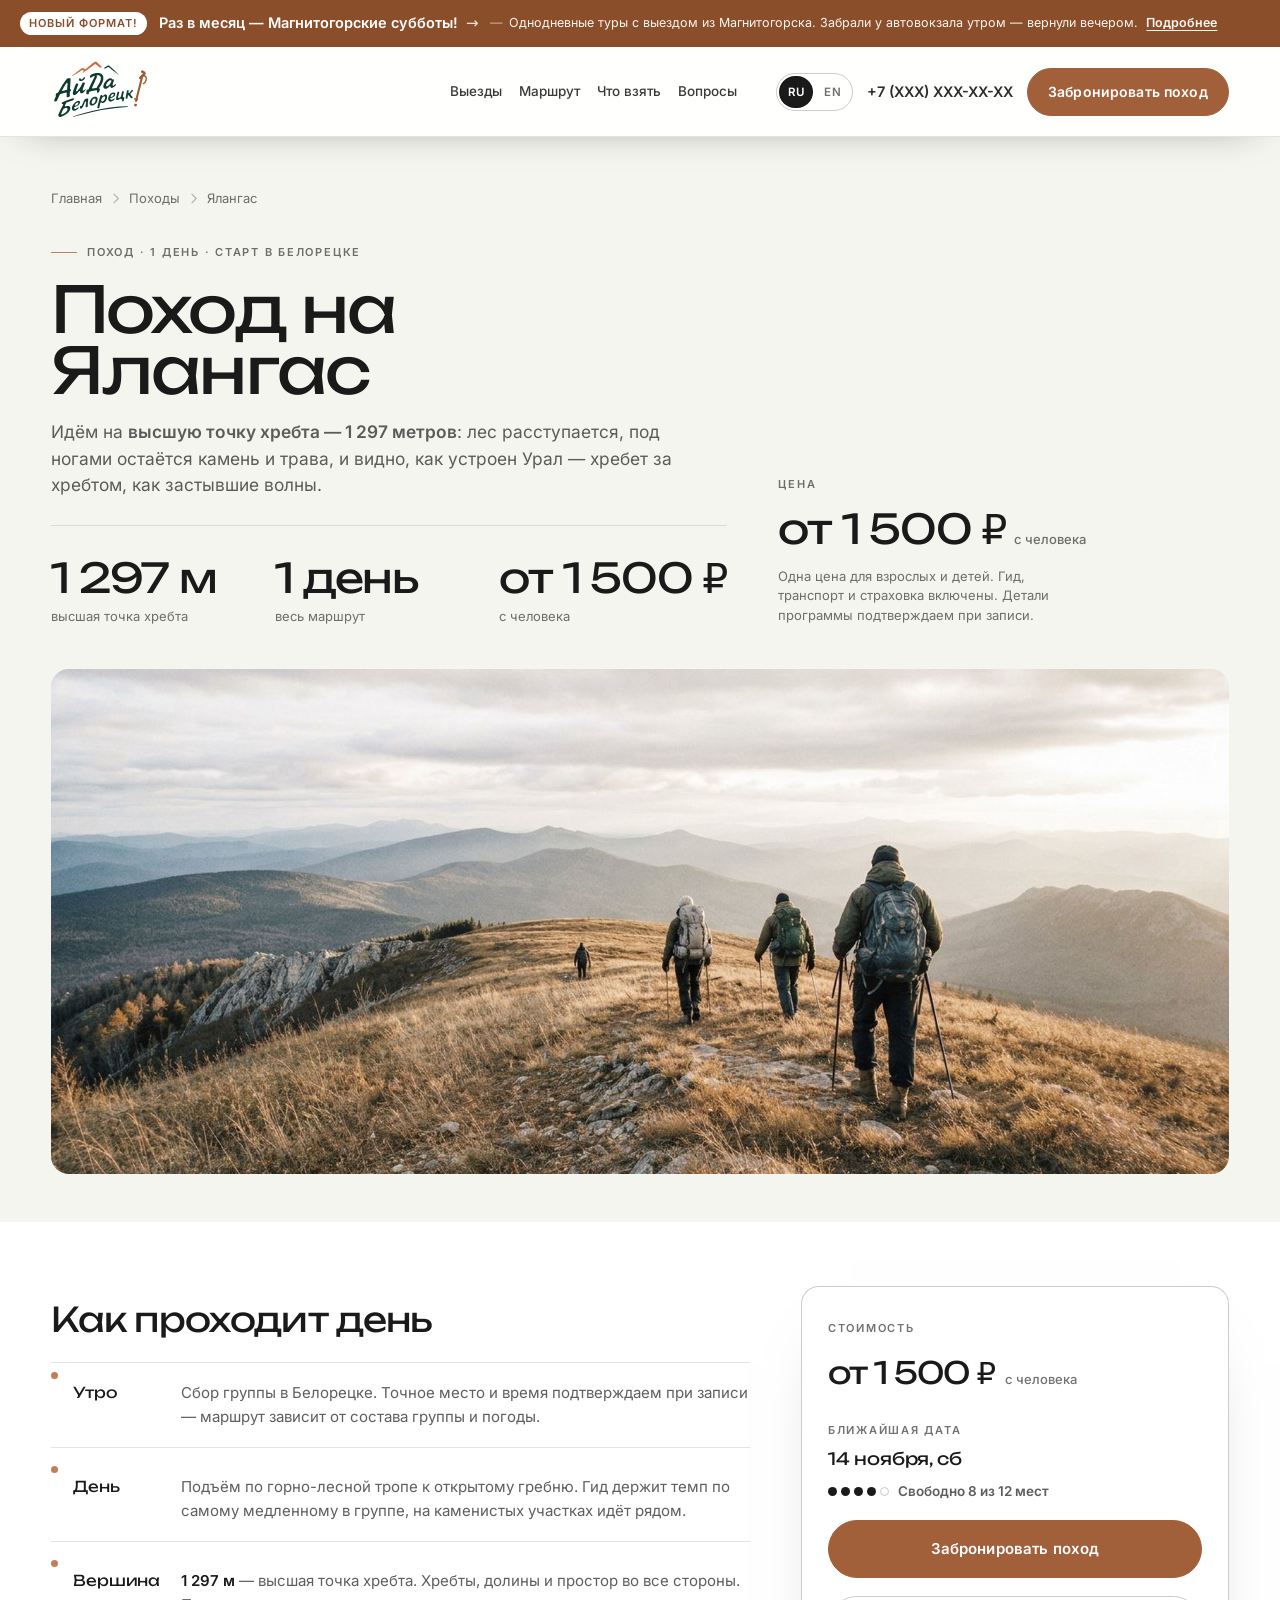
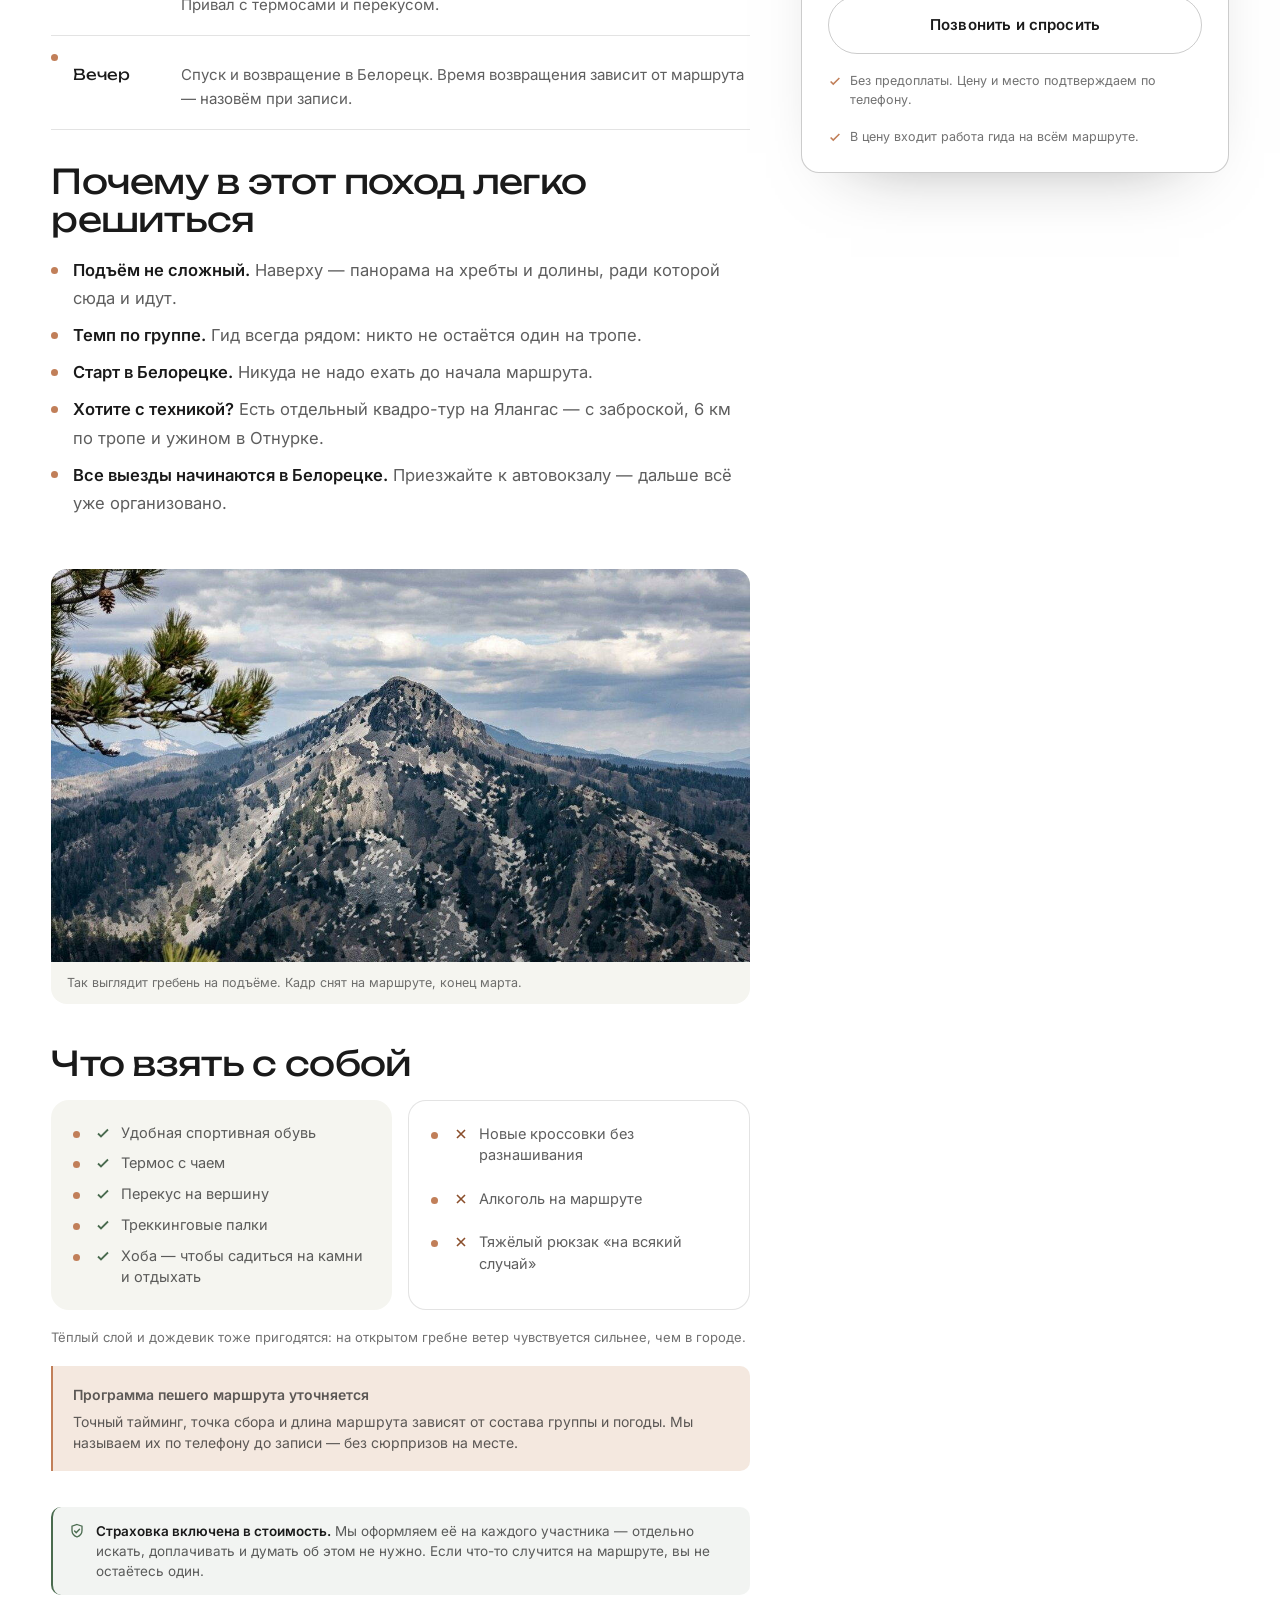
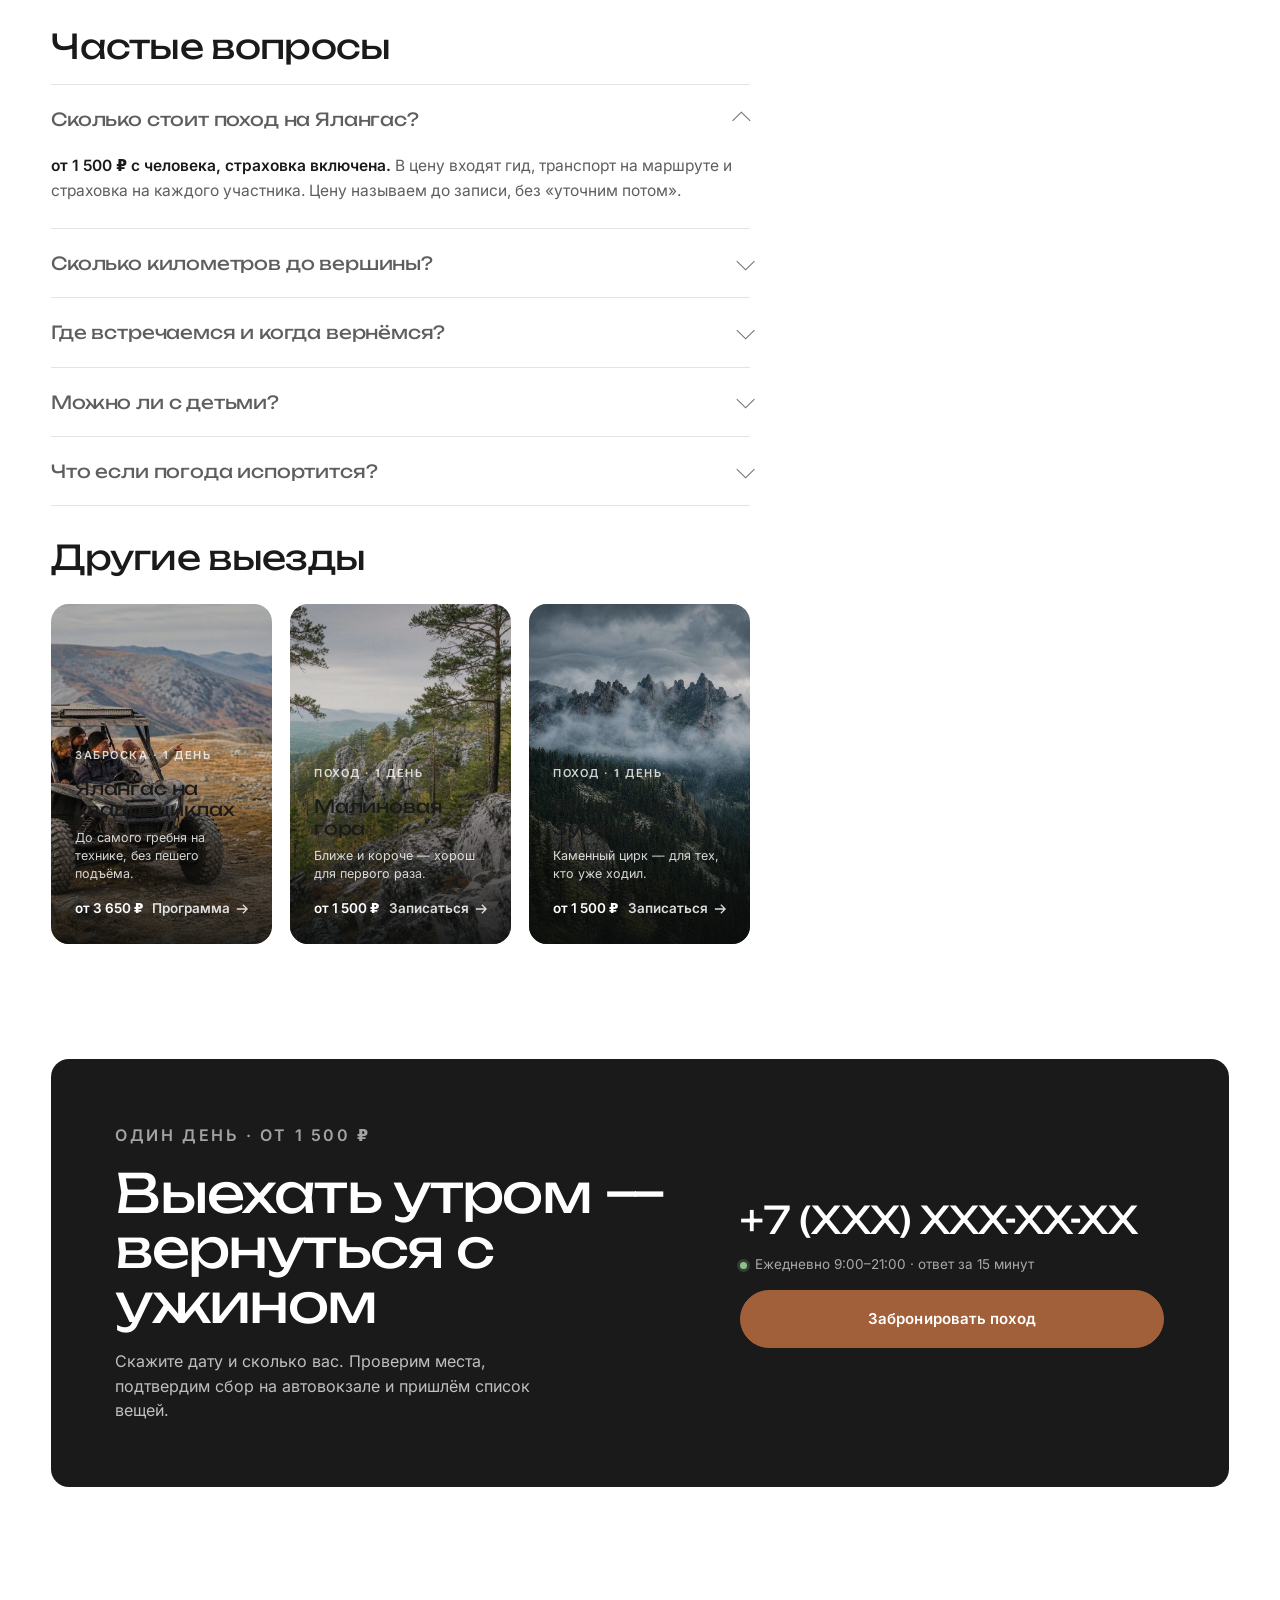
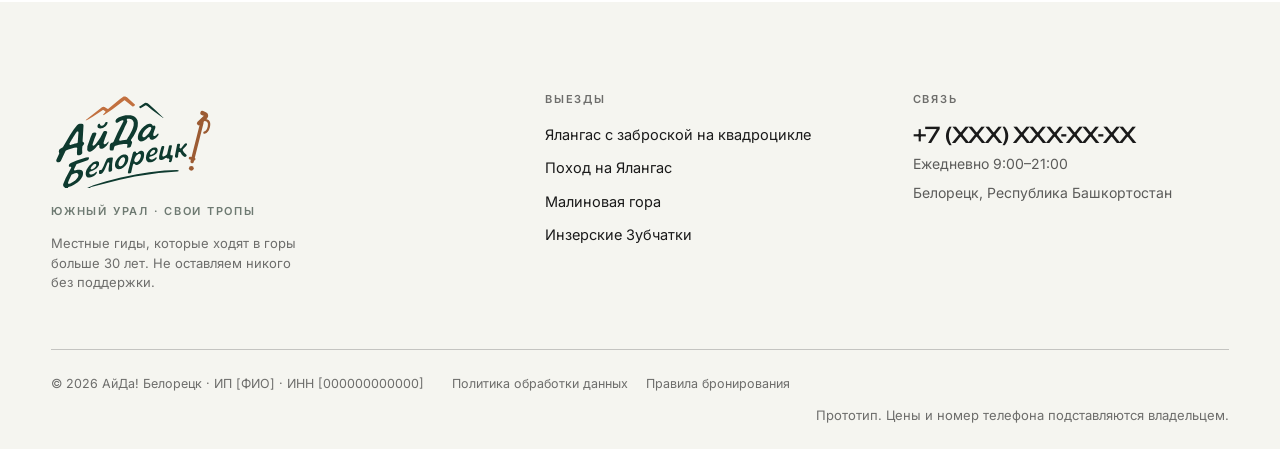
<file: marshrut-yalangas.html>
<!doctype html>
<html lang="ru">
<head>
<meta charset="utf-8">
<meta name="viewport" content="width=device-width, initial-scale=1">
<title>Поход на Ялангас из Белорецка — от 1 500 ₽, 1 день, высшая точка хребта | АйДа! Белорецк</title>
<meta name="description" content="Однодневный поход на высшую точку хребта Ялангас — 1 297 м. Небольшие группы, старт в Белорецке, ведёт местный аттестованный гид-инструктор. 1 500 ₽ с человека, цена до записи.">
<link rel="canonical" href="https://aidabeloretsk.ru/marshrut-yalangas.html">
<meta property="og:type" content="article">
<meta property="og:locale" content="ru_RU">
<meta property="og:site_name" content="АйДа! Белорецк">
<meta property="og:title" content="Поход на Ялангас из Белорецка — от 1 500 ₽, один день">
<meta property="og:description" content="1 297 м — высшая точка хребта. Один день, старт в Белорецке, ведёт аттестованный гид-инструктор.">
<meta property="og:image" content="https://aidabeloretsk.ru/img/hero-ridge.jpg">
<meta name="theme-color" content="#1A1A1A">
<meta name="format-detection" content="telephone=no">
<link rel="preload" href="fonts/unbounded-cyrillic-600.woff2" as="font" type="font/woff2" crossorigin>
<link rel="preload" href="img/hero-ridge.jpg" as="image" fetchpriority="high">
<link rel="icon" href="img/logo-favicon.png" type="image/png">
<link rel="stylesheet" href="assets/style.css">

<script type="application/ld+json">
{
  "@context":"https://schema.org",
  "@type":"TouristTrip",
  "name":"Однодневный поход на Ялангас из Белорецка",
  "description":"Однодневный поход на высшую точку хребта Ялангас (1 297 м) из Белорецка. Небольшие группы, аттестованный гид-инструктор.",
  "image":"https://aidabeloretsk.ru/img/hero-ridge.jpg",
  "touristType":["Новички","Семьи с детьми от 5 лет","Гости Белорецка"],
  "itinerary":{
    "@type":"ItemList",
    "itemListElement":[
      {"@type":"ListItem","position":1,"item":{"@type":"TouristAttraction","name":"Белорецк, место сбора"}},
      {"@type":"ListItem","position":2,"item":{"@type":"TouristAttraction","name":"Хребет Ялангас, 1 297 м"}}
    ]
  },
  "offers":{"@type":"Offer","price":"1500","priceCurrency":"RUB","availability":"https://schema.org/InStock","priceValidUntil":"2027-03-31","url":"https://aidabeloretsk.ru/marshrut-yalangas.html"},
  "provider":{"@type":"LocalBusiness","name":"АйДа! Белорецк","address":{"@type":"PostalAddress","addressLocality":"Белорецк","addressCountry":"RU"}}
}
</script>
<script type="application/ld+json">
{
  "@context":"https://schema.org",
  "@type":"BreadcrumbList",
  "itemListElement":[
    {"@type":"ListItem","position":1,"name":"Главная","item":"https://aidabeloretsk.ru/"},
    {"@type":"ListItem","position":2,"name":"Походы","item":"https://aidabeloretsk.ru/#hikes"},
    {"@type":"ListItem","position":3,"name":"Ялангас","item":"https://aidabeloretsk.ru/marshrut-yalangas.html"}
  ]
}
</script>
<script type="application/ld+json">
{
  "@context":"https://schema.org",
  "@type":"FAQPage",
  "mainEntity":[
    {"@type":"Question","name":"Сколько стоит поход на Ялангас?","acceptedAnswer":{"@type":"Answer","text":"От 1 500 ₽ с человека. В цену входит работа гида на всём маршруте."}},
    {"@type":"Question","name":"Насколько сложен пеший поход на Ялангас?","acceptedAnswer":{"@type":"Answer","text":"Маршрут проходит по горно-лесной тропе с каменистыми участками на гребне. Подходит новичкам при нормальной физической форме, темп подбираем по группе."}},
    {"@type":"Question","name":"Где и во сколько встречаемся?","acceptedAnswer":{"@type":"Answer","text":"Сбор группы в Белорецке, точку и время подтверждаем по телефону за день до выхода."}},
    {"@type":"Question","name":"Можно ли на Ялангас с детьми?","acceptedAnswer":{"@type":"Answer","text":"Да, с 5 лет. Гид подстраивает темп по самому медленному в группе. Если ребёнку тяжело — разгружаем рюкзак и делаем привал чаще."}},
    {"@type":"Question","name":"Что взять с собой?","acceptedAnswer":{"@type":"Answer","text":"Удобную спортивную обувь, тёплый слой, дождевик, воду и перекус. Полный список присылаем после записи."}}
  ]
}
</script>
</head>
<body>
<a class="skip-link" href="#main">Перейти к содержанию</a>

<a class="promo-bar" href="magnitogorskie-subboty.html">
  <span class="promo-bar__tag">Новый формат!</span>
  <span class="promo-bar__inner">
    <span class="promo-bar__row">
      <span class="promo-bar__title">Раз в месяц — Магнитогорские субботы!</span>
      <span class="promo-bar__arrow" aria-hidden="true">→</span>
    </span>
    <span class="promo-bar__sub">Однодневные туры с выездом из Магнитогорска. Забрали у автовокзала утром — вернули вечером.<span class="promo-bar__more">Подробнее</span></span>
  </span>
</a>

<header class="site-header is-solid" id="site-header">
  <div class="wrap header-inner">
    <a class="brand" href="index.html" aria-label="АйДа! Белорецк — на главную">
      <span class="brand-line"><img class="brand-logo brand-logo--dark" src="img/logo-horizontal.svg" width="869" height="520" alt="АйДа Белорецк"><img class="brand-logo brand-logo--light" src="img/logo-horizontal-light.svg" width="869" height="520" alt="" aria-hidden="true"></span>
    </a>
    <nav class="main-nav" aria-label="Главная навигация">
      <a href="index.html#departures">Выезды</a>
      <a href="#program">Маршрут</a>
      <a href="#what">Что взять</a>
      <a href="#faq">Вопросы</a>
    </nav>
    <div class="header-cta">
      <div class="lang-switch" role="group" aria-label="Язык сайта">
        <a class="lang-switch__item is-active" href="index.html" aria-current="page">RU</a>
        <a class="lang-switch__item" href="en.html" hreflang="en" lang="en">EN</a>
      </div>
      <a class="header-phone" href="tel:+70000000000" data-phone>+7 (XXX) XXX-XX-XX</a>
      <button class="btn btn--copper btn--sm" data-book data-product="hike">Забронировать поход</button>
      <button class="burger" aria-label="Открыть меню" aria-expanded="false" aria-controls="mobile-menu">
        <svg width="18" height="12" viewBox="0 0 18 12" fill="none" aria-hidden="true"><path d="M0 1h18M0 6h18M0 11h18" stroke="currentColor" stroke-width="1.4"/></svg>
      </button>
    </div>
  </div>
</header>

<div class="mobile-menu" id="mobile-menu" data-open="false" role="dialog" aria-modal="true" aria-label="Меню">
  <div class="mobile-menu__head">
    <span class="brand brand--static"><span class="brand-line"><img class="brand-logo brand-logo--dark" src="img/logo-horizontal.svg" width="869" height="520" alt="АйДа Белорецк"><img class="brand-logo brand-logo--light" src="img/logo-horizontal-light.svg" width="869" height="520" alt="" aria-hidden="true"></span></span>
    <button class="menu-close" data-menu-close aria-label="Закрыть меню">×</button>
  </div>
  <nav aria-label="Мобильная навигация">
    <a href="magnitogorskie-subboty.html">Магнитогорские субботы</a>
    <a href="index.html#departures">Ближайшие выезды</a>
    <a href="index.html#kvadro">Квадро на Ялангас</a>
    <a href="index.html#hikes">Походы и туры</a>
    <a href="index.html#guides">Гиды</a>
    <a href="#faq">Вопросы</a>
  </nav>
  <div class="mobile-menu__foot">
    <a class="btn btn--copper btn--wide" href="tel:+70000000000" data-phone>Позвонить: <span data-phone-text>+7 (XXX) XXX-XX-XX</span></a>
    <p class="tiny">Ежедневно с 9:00 до 21:00. Отвечаем в течение 15 минут.</p>
      <div class="lang-switch lang-switch--mobile" role="group" aria-label="Язык сайта">
      <a class="lang-switch__item is-active" href="index.html" aria-current="page">Русский</a>
      <a class="lang-switch__item" href="en.html" hreflang="en" lang="en">English</a>
    </div>
  </div>
</div>

<main id="main">

  <section class="page-hero">
    <div class="wrap">
      <nav class="page-hero__crumbs" aria-label="Хлебные крошки">
        <a href="index.html">Главная</a>
        <svg viewBox="0 0 12 12" fill="none" aria-hidden="true"><path d="M4 1l5 5-5 5" stroke="currentColor" stroke-width="1.3"/></svg>
        <a href="index.html#hikes">Походы</a>
        <svg viewBox="0 0 12 12" fill="none" aria-hidden="true"><path d="M4 1l5 5-5 5" stroke="currentColor" stroke-width="1.3"/></svg>
        <span aria-current="page">Ялангас</span>
      </nav>

      <div class="page-hero__row">
        <div>
          <p class="eyebrow" style="margin-bottom:18px">Поход · 1 день · старт в Белорецке</p>
          <h1 class="display">Поход на Ялангас</h1>
          <p class="lede">Идём на <strong>высшую точку хребта — 1 297 метров</strong>: лес расступается, под ногами остаётся камень и трава, и видно, как устроен Урал — хребет за хребтом, как застывшие волны.</p>

          <div class="stats" style="margin-top:26px">
            <div><b>1 297 м</b><span>высшая точка хребта</span></div>
            <div><b>1 день</b><span>весь маршрут</span></div>
            <div><b>от 1 500 ₽</b><span>с человека</span></div>
          </div>
        </div>

        <div class="price-stack">
          <span class="eyebrow eyebrow--plain" style="color:var(--ink-55);margin-bottom:6px">Цена</span>
          <b>от 1 500 ₽<small>с человека</small></b>
          <p class="tiny" style="margin-top:10px;max-width:34ch">Одна цена для взрослых и детей. Гид, транспорт и страховка включены. Детали программы подтверждаем при записи.</p>
        </div>
      </div>

      <div class="page-hero__media">
        <img src="img/hero-ridge.jpg" width="1672" height="933" fetchpriority="high" decoding="async"
             alt="Группа идёт по открытому гребню хребта Ялангас на закате">
      </div>
    </div>
  </section>

  <section class="section" style="padding-top:clamp(36px,5vw,64px)">
    <div class="wrap product-grid">
      <div class="prose">

        <h2 id="program">Как проходит день</h2>
        <ul class="timeline">
          <li><b>Утро</b><span>Сбор группы в Белорецке. Точное место и время подтверждаем при записи — маршрут зависит от состава группы и погоды.</span></li>
          <li><b>День</b><span>Подъём по горно-лесной тропе к открытому гребню. Гид держит темп по самому медленному в группе, на каменистых участках идёт рядом.</span></li>
          <li><b>Вершина</b><span><strong>1 297 м</strong> — высшая точка хребта. Хребты, долины и простор во все стороны. Привал с термосами и перекусом.</span></li>
          <li><b>Вечер</b><span>Спуск и возвращение в Белорецк. Время возвращения зависит от маршрута — назовём при записи.</span></li>
        </ul>

        <h2>Почему в этот поход легко решиться</h2>
        <ul>
          <li><strong>Подъём не сложный.</strong> Наверху — панорама на хребты и долины, ради которой сюда и идут.</li>
          <li><strong>Темп по группе.</strong> Гид всегда рядом: никто не остаётся один на тропе.</li>
          <li><strong>Старт в Белорецке.</strong> Никуда не надо ехать до начала маршрута.</li>
          <li><strong>Хотите с техникой?</strong> Есть отдельный квадро-тур на Ялангас — с заброской, 6 км по тропе и ужином в Отнурке.</li>
          <li><strong>Все выезды начинаются в Белорецке.</strong> Приезжайте к автовокзалу — дальше всё уже организовано.</li>
        </ul>

        <figure class="photo-inline">
          <img src="img/aigir-real.jpg" width="1200" height="805" loading="lazy" decoding="async"
               alt="Вершина Ялангаса с маршрута: скальный гребень, снег на склонах и облака">
          <figcaption>Так выглядит гребень на подъёме. Кадр снят на маршруте, конец марта.</figcaption>
        </figure>

        <h2 id="what">Что взять с собой</h2>
        <div class="checklist-2col">
          <ul class="checklist">
            <li><svg viewBox="0 0 16 16" fill="none" aria-hidden="true"><path d="M3 8.5l3 3 7-7" stroke="currentColor" stroke-width="1.8"/></svg><div>Удобная спортивная обувь</div></li>
            <li><svg viewBox="0 0 16 16" fill="none" aria-hidden="true"><path d="M3 8.5l3 3 7-7" stroke="currentColor" stroke-width="1.8"/></svg><div>Термос с чаем</div></li>
            <li><svg viewBox="0 0 16 16" fill="none" aria-hidden="true"><path d="M3 8.5l3 3 7-7" stroke="currentColor" stroke-width="1.8"/></svg><div>Перекус на вершину</div></li>
            <li><svg viewBox="0 0 16 16" fill="none" aria-hidden="true"><path d="M3 8.5l3 3 7-7" stroke="currentColor" stroke-width="1.8"/></svg><div>Треккинговые палки</div></li>
            <li><svg viewBox="0 0 16 16" fill="none" aria-hidden="true"><path d="M3 8.5l3 3 7-7" stroke="currentColor" stroke-width="1.8"/></svg><div>Хоба — чтобы садиться на камни и отдыхать</div></li>
          </ul>
          <ul class="checklist checklist--no" style="background:#fff;border:1px solid var(--line)">
            <li><svg viewBox="0 0 16 16" fill="none" aria-hidden="true"><path d="M4 4l8 8M12 4l-8 8" stroke="currentColor" stroke-width="1.6"/></svg><div>Новые кроссовки без разнашивания</div></li>
            <li><svg viewBox="0 0 16 16" fill="none" aria-hidden="true"><path d="M4 4l8 8M12 4l-8 8" stroke="currentColor" stroke-width="1.6"/></svg><div>Алкоголь на маршруте</div></li>
            <li><svg viewBox="0 0 16 16" fill="none" aria-hidden="true"><path d="M4 4l8 8M12 4l-8 8" stroke="currentColor" stroke-width="1.6"/></svg><div>Тяжёлый рюкзак «на всякий случай»</div></li>
          </ul>
        </div>
        <p class="tiny">Тёплый слой и дождевик тоже пригодятся: на открытом гребне ветер чувствуется сильнее, чем в городе.</p>
        <div class="notice">
          <b>Программа пешего маршрута уточняется</b>
          <span>Точный тайминг, точка сбора и длина маршрута зависят от состава группы и погоды. Мы называем их по телефону до записи — без сюрпризов на месте.</span>
        </div>

        <div class="insurance-note">
          <svg width="16" height="16" viewBox="0 0 16 16" fill="none" aria-hidden="true"><path d="M8 1.5 13 3.2v4.3c0 3-2.1 5.4-5 6.5-2.9-1.1-5-3.5-5-6.5V3.2L8 1.5Z" stroke="currentColor" stroke-width="1.3"/><path d="M5.6 8.1 7.2 9.7l3.3-3.4" stroke="currentColor" stroke-width="1.4" stroke-linecap="round"/></svg>
          <div><b>Страховка включена в стоимость.</b> Мы оформляем её на каждого участника — отдельно искать, доплачивать и думать об этом не нужно. Если что-то случится на маршруте, вы не остаётесь один.</div>
        </div>

        <h2 id="faq">Частые вопросы</h2>
        <div class="faq">
          <details open>
            <summary>Сколько стоит поход на Ялангас?</summary>
            <p><strong>от 1 500 ₽ с человека, страховка включена.</strong> В цену входят гид, транспорт на маршруте и страховка на каждого участника. Цену называем до записи, без «уточним потом».</p>
          </details>
          <details>
            <summary>Сколько километров до вершины?</summary>
            <p>Зависит от выбранного варианта маршрута. Точную длину и набор высоты называем при записи — под ваш состав группы и погоду.</p>
          </details>
          <details>
            <summary>Где встречаемся и когда вернёмся?</summary>
            <p>Сбор — <strong>в Белорецке</strong>. Точку и время подтверждаем по телефону за день до выхода.</p>
          </details>
          <details>
            <summary>Можно ли с детьми?</summary>
            <p>Да, с 5 лет, на пеший маршрут. Гид подстраивает темп по самому медленному в группе. Если ребёнку тяжело — разгружаем рюкзак и делаем привал чаще.</p>
          </details>
          <details>
            <summary>Что если погода испортится?</summary>
            <p>Смотрим прогноз накануне. Если выход небезопасен — звоним, предлагаем перенос или другой маршрут. Оплату переносим без потери.</p>
          </details>
        </div>

        <h2>Другие выезды</h2>
        <div class="route-grid" style="margin-top:10px">
          <a class="route-card" href="kvadrocikly-yalangas.html">
            <img src="img/quad-passengers.jpg" width="1536" height="1024" loading="lazy" decoding="async" alt="Пассажиры в открытом квадроцикле едут по каменистой дороге к хребту Ялангас">
            <div class="route-card__body">
              <span class="route-card__kind">Заброска · 1 день</span>
              <h3>Ялангас на квадроциклах</h3>
              <p>До самого гребня на технике, без пешего подъёма.</p>
              <div class="route-card__foot"><span class="route-card__price">от 3 650 ₽</span><span class="route-card__more">Программа <svg width="12" height="12" viewBox="0 0 14 14" fill="none" aria-hidden="true"><path d="M1 7h12M8 2l5 5-5 5" stroke="currentColor" stroke-width="1.5"/></svg></span></div>
            </div>
          </a>
          <a class="route-card" href="tel:+70000000000" data-phone>
            <img src="img/malinovaya.jpg" width="1200" height="896" loading="lazy" decoding="async" alt="Малиновая гора">
            <div class="route-card__body">
              <span class="route-card__kind">Поход · 1 день</span>
              <h3>Малиновая гора</h3>
              <p>Ближе и короче — хорош для первого раза.</p>
              <div class="route-card__foot"><span class="route-card__price">от 1 500 ₽</span><span class="route-card__more">Записаться <svg width="12" height="12" viewBox="0 0 14 14" fill="none" aria-hidden="true"><path d="M1 7h12M8 2l5 5-5 5" stroke="currentColor" stroke-width="1.5"/></svg></span></div>
            </div>
          </a>
          <a class="route-card" href="tel:+70000000000" data-phone>
            <img src="img/zubchatki.jpg" width="1000" height="1339" loading="lazy" decoding="async" alt="Инзерские Зубчатки">
            <div class="route-card__body">
              <span class="route-card__kind">Поход · 1 день</span>
              <h3>Инзерские Зубчатки</h3>
              <p>Каменный цирк — для тех, кто уже ходил.</p>
              <div class="route-card__foot"><span class="route-card__price">от 1 500 ₽</span><span class="route-card__more">Записаться <svg width="12" height="12" viewBox="0 0 14 14" fill="none" aria-hidden="true"><path d="M1 7h12M8 2l5 5-5 5" stroke="currentColor" stroke-width="1.5"/></svg></span></div>
            </div>
          </a>
        </div>
      </div>

      <aside class="buybox" aria-label="Бронирование похода">
        <div>
          <p class="eyebrow eyebrow--plain" style="color:var(--ink-55);margin-bottom:10px">Стоимость</p>
          <div class="buybox__price">от 1 500 ₽ <small>с человека</small></div>
        </div>
        <div>
          <p class="eyebrow eyebrow--plain" style="color:var(--ink-55);margin-bottom:6px">Ближайшая дата</p>
          <p style="font-family:var(--font-d);font-size:17px;font-weight:500;letter-spacing:-.01em">14 ноября, сб</p>
          <div style="display:flex;align-items:center;gap:9px;margin-top:8px;font-size:13.5px;font-weight:600;color:var(--ink-70)">
            <span style="display:flex;gap:4px" aria-hidden="true">
              <i style="width:9px;height:9px;border-radius:50%;background:var(--ink);display:block"></i>
              <i style="width:9px;height:9px;border-radius:50%;background:var(--ink);display:block"></i>
              <i style="width:9px;height:9px;border-radius:50%;background:var(--ink);display:block"></i>
              <i style="width:9px;height:9px;border-radius:50%;background:var(--ink);display:block"></i>
              <i style="width:9px;height:9px;border-radius:50%;border:1px solid var(--line-strong);display:block"></i>
            </span>
            Свободно 8 из 12 мест
          </div>
        </div>
        <button class="btn btn--copper btn--wide" data-book data-product="hike" data-departure="h-14-11">Забронировать поход</button>
        <a class="btn btn--ghost btn--wide" href="tel:+70000000000" data-phone>Позвонить и спросить</a>
        <p class="buybox__note">
          <svg viewBox="0 0 16 16" fill="none" aria-hidden="true"><path d="M3 8.5l3 3 7-7" stroke="currentColor" stroke-width="1.8"/></svg>
          <span>Без предоплаты. Цену и место подтверждаем по телефону.</span>
        </p>
        <p class="buybox__note">
          <svg viewBox="0 0 16 16" fill="none" aria-hidden="true"><path d="M3 8.5l3 3 7-7" stroke="currentColor" stroke-width="1.8"/></svg>
          <span>В цену входит работа гида на всём маршруте.</span>
        </p>
      </aside>
    </div>
  </section>

  <section class="section" style="padding-top:0">
    <div class="wrap">
      <div class="callout">
        <div style="display:grid;gap:18px">
          <p class="eyebrow eyebrow--plain" style="color:rgba(255,255,255,.6)">Один день · от 1 500 ₽</p>
          <h2 class="display">Выехать утром —<br>вернуться с ужином</h2>
          <p>Скажите дату и сколько вас. Проверим места, подтвердим сбор на автовокзале и пришлём список вещей.</p>
        </div>
        <div class="callout__side">
          <a class="phone-big" href="tel:+70000000000" data-phone>+7 (XXX) XXX-XX-XX</a>
          <span class="callout__hours"><i class="dot" aria-hidden="true"></i>Ежедневно 9:00–21:00 · ответ за 15 минут</span>
          <button class="btn btn--copper btn--wide" data-book data-product="hike">Забронировать поход</button>
        </div>
      </div>
    </div>
  </section>

</main>

<footer class="site-footer">
  <div class="wrap">
    <div class="footer-top">
      <div>
        <p class="footer-brand"><span class="brand-line"><img class="brand-logo brand-logo--dark" src="img/logo-horizontal.svg" width="869" height="520" alt="АйДа Белорецк"><img class="brand-logo brand-logo--light" src="img/logo-horizontal-light.svg" width="869" height="520" alt="" aria-hidden="true"></span><span class="brand-sub">Южный Урал · свои тропы</span></p>
        <p class="tiny" style="margin-top:16px;max-width:32ch">Местные гиды, которые ходят в горы больше 30 лет. Не оставляем никого без поддержки.</p>
      </div>
      <div class="footer-col">
        <h2 class="footer-col__title">Выезды</h2>
        <ul>
          <li><a href="kvadrocikly-yalangas.html">Ялангас с заброской на квадроцикле</a></li>
          <li><a href="marshrut-yalangas.html">Поход на Ялангас</a></li>
          <li><a href="tel:+70000000000" data-phone>Малиновая гора</a></li>
          <li><a href="tel:+70000000000" data-phone>Инзерские Зубчатки</a></li>
        </ul>
      </div>
      <div class="footer-col">
        <h2 class="footer-col__title">Связь</h2>
        <div class="footer-map" style="margin-bottom:14px">
          <a class="phone-big" href="tel:+70000000000" data-phone style="font-size:clamp(18px,1.7vw,22px);color:var(--ink)">+7 (XXX) XXX-XX-XX</a>
          <span>Ежедневно 9:00–21:00</span>
          <span>Белорецк, Республика Башкортостан</span>
        </div>
      </div>
    </div>
    <div class="legal">
      <span>© 2026 АйДа! Белорецк · ИП [ФИО] · ИНН [000000000000]</span>
      <nav aria-label="Правовая информация"><a href="#">Политика обработки данных</a><a href="#">Правила бронирования</a></nav>
      <span class="spacer tiny">Прототип. Цены и номер телефона подставляются владельцем.</span>
    </div>
  </div>
</footer>

<div class="drawer-overlay" id="drawer-overlay" data-open="false" aria-hidden="true"></div>

<aside class="drawer" id="drawer" data-open="false" role="dialog" aria-modal="true" aria-labelledby="drawer-title" aria-describedby="drawer-sub">
  <div class="drawer__head">
    <div>
      <h2 id="drawer-title">Поход на Ялангас</h2>
      <p id="drawer-sub">Бронь по телефону · небольшие группы</p>
    </div>
    <button class="drawer__close" data-drawer-close aria-label="Закрыть">×</button>
  </div>
  <div class="drawer__body">
    <div class="field">
      <label for="field-departure">Дата выезда</label>
      <select id="field-departure"></select>
    </div>
    <div id="group-block">
      <p class="label" style="font-size:12px;letter-spacing:.06em;text-transform:uppercase;font-weight:600;color:var(--ink-55);margin-bottom:6px">Состав группы</p>
      <div class="counter">
        <div class="counter__label"><span id="lbl-adult">Взрослый</span><small>от 1 500 ₽ · за человека</small></div>
        <div class="counter__ctl">
          <button type="button" data-minus="adults" id="adults-minus" aria-label="Уменьшить число взрослых" disabled>−</button>
          <span class="counter__val" id="val-adults" aria-live="polite">2</span>
          <button type="button" data-plus="adults" id="adults-plus" aria-label="Увеличить число взрослых">+</button>
        </div>
      </div>
      <div class="counter">
        <div class="counter__label"><span id="lbl-child">Ребёнок от 5 лет</span><small>от 1 500 ₽ · идёт сам или с родителем</small></div>
        <div class="counter__ctl">
          <button type="button" data-minus="children" id="children-minus" aria-label="Уменьшить число детей" disabled>−</button>
          <span class="counter__val" id="val-children" aria-live="polite">0</span>
          <button type="button" data-plus="children" id="children-plus" aria-label="Увеличить число детей">+</button>
        </div>
      </div>
      <p class="hint" style="margin-top:8px">Сбор в Белорецке, точное место и время подтвердим по телефону.</p>
    </div>
    <div id="full-message" hidden>
      <div class="alert alert--warn"><b>Группа заполнена.</b> Позвоните: запишем в лист ожидания на следующую дату.</div>
    </div>
    <div id="group-alert"></div>
    <div class="summary" id="summary-block" aria-live="polite">
      <div class="summary__row"><span>Дата и время</span><b id="sum-date">—</b></div>
      <div class="summary__row" id="sum-adults-row"><span>Взрослые</span><b id="sum-adults">—</b></div>
      <div class="summary__row" id="sum-children-row" hidden><span>Дети</span><b id="sum-children">—</b></div>
      <div class="summary__total"><span>Итого</span><span id="sum-total">—</span></div>
    </div>
    <div class="field">
      <p class="label">Памятка для звонка</p>
      <p class="tiny" id="call-script" style="color:var(--ink);font-size:13.5px;line-height:1.5">—</p>
      <button class="btn btn--ghost btn--sm" id="copy-script" style="margin-top:6px;justify-self:start">Скопировать памятку</button>
    </div>
  </div>
  <div class="drawer__foot">
    <a class="btn btn--copper btn--wide" id="drawer-call" href="tel:+70000000000" data-phone>Позвонить и забронировать</a>
    <p class="tiny">Скажите памятку из блока выше — мы сразу поймём, что нужно.</p>
  </div>
</aside>

<div class="toast" id="toast" role="status" aria-live="polite"></div>
<script src="assets/app.js" defer></script>
</body>
</html>
</file>
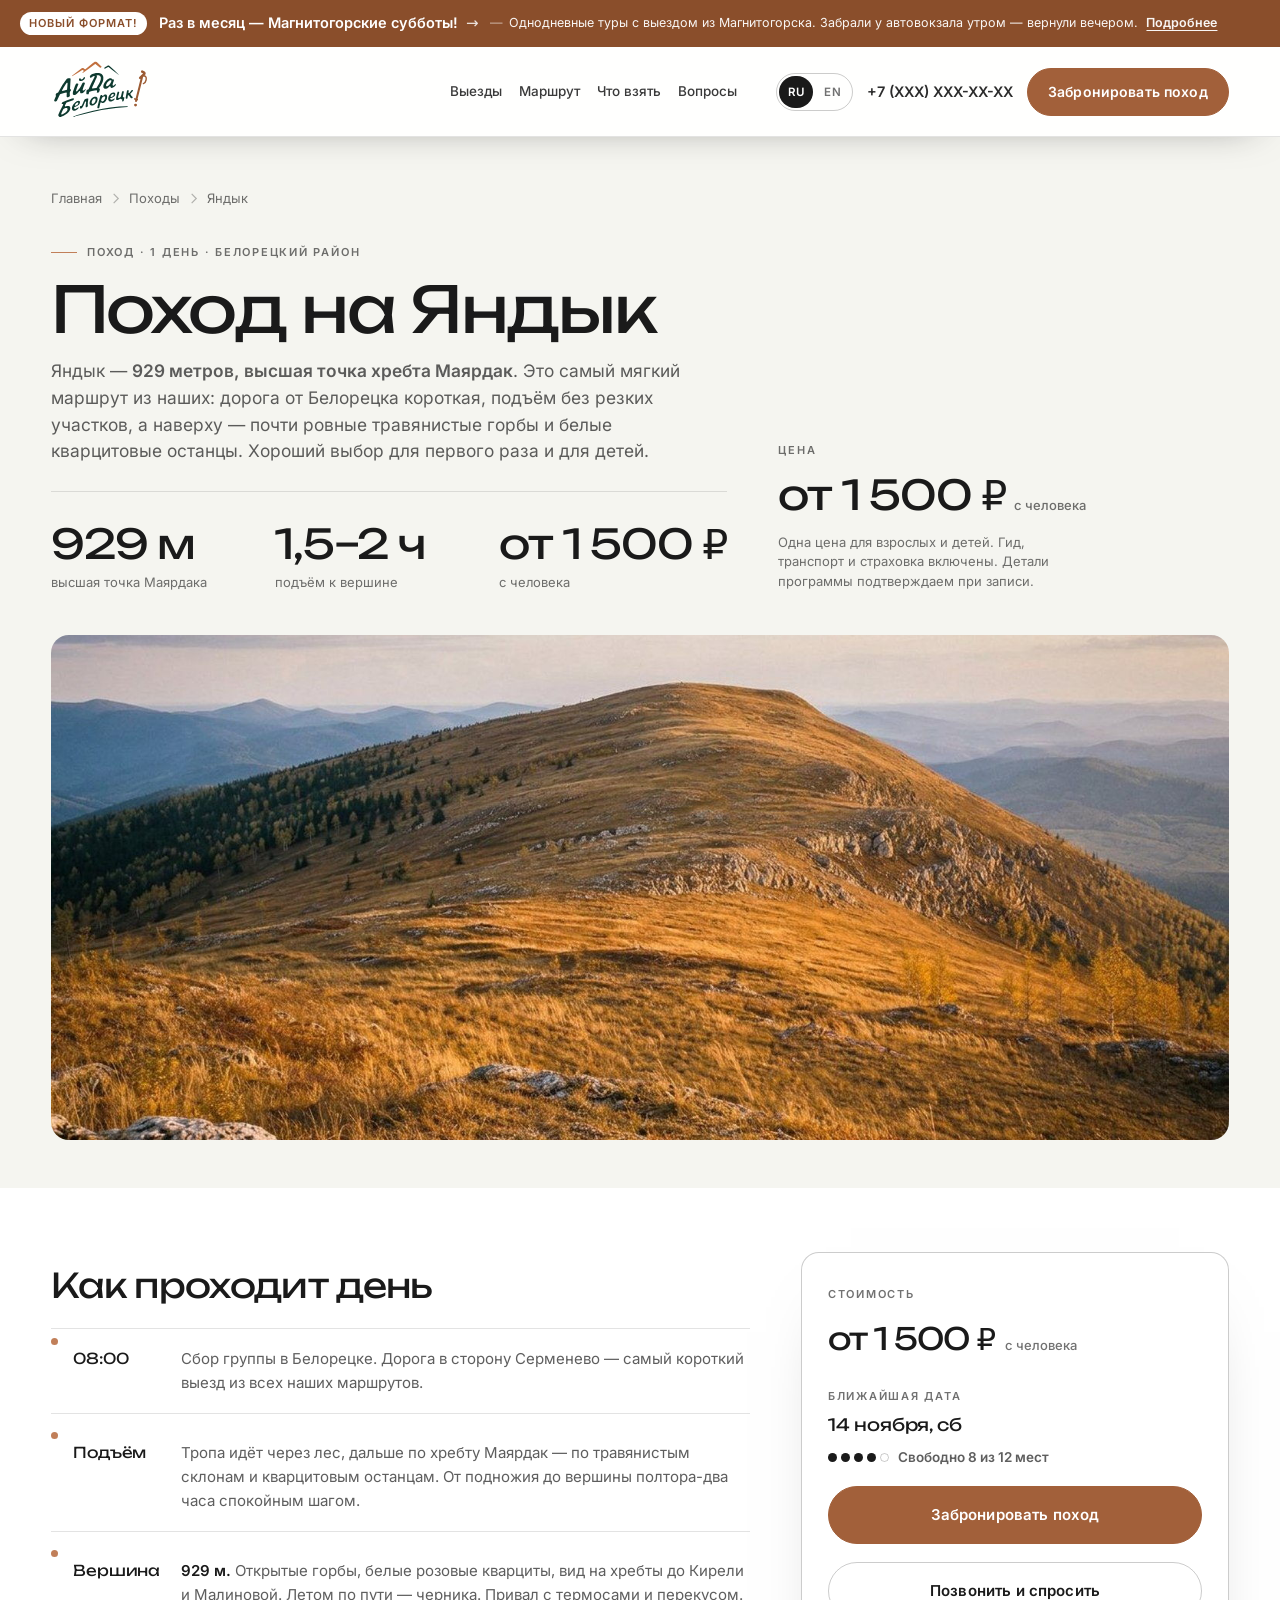
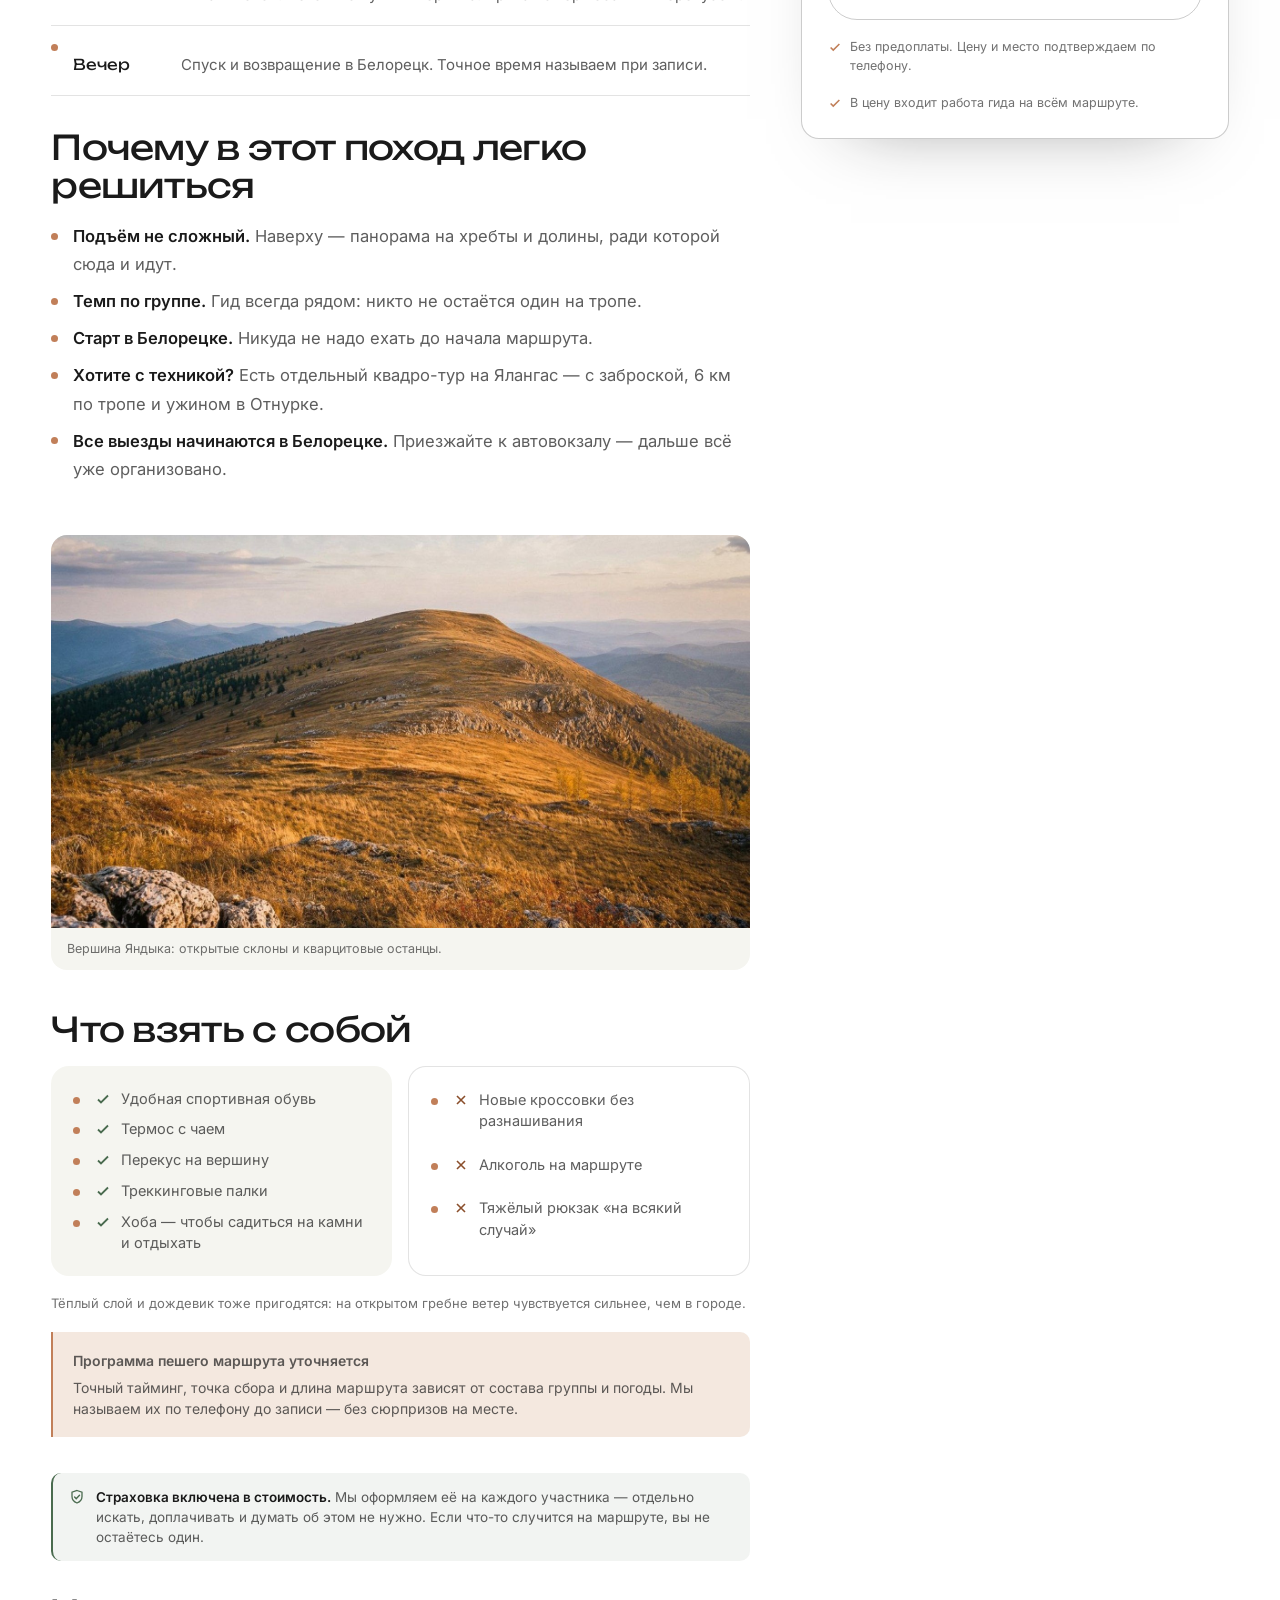
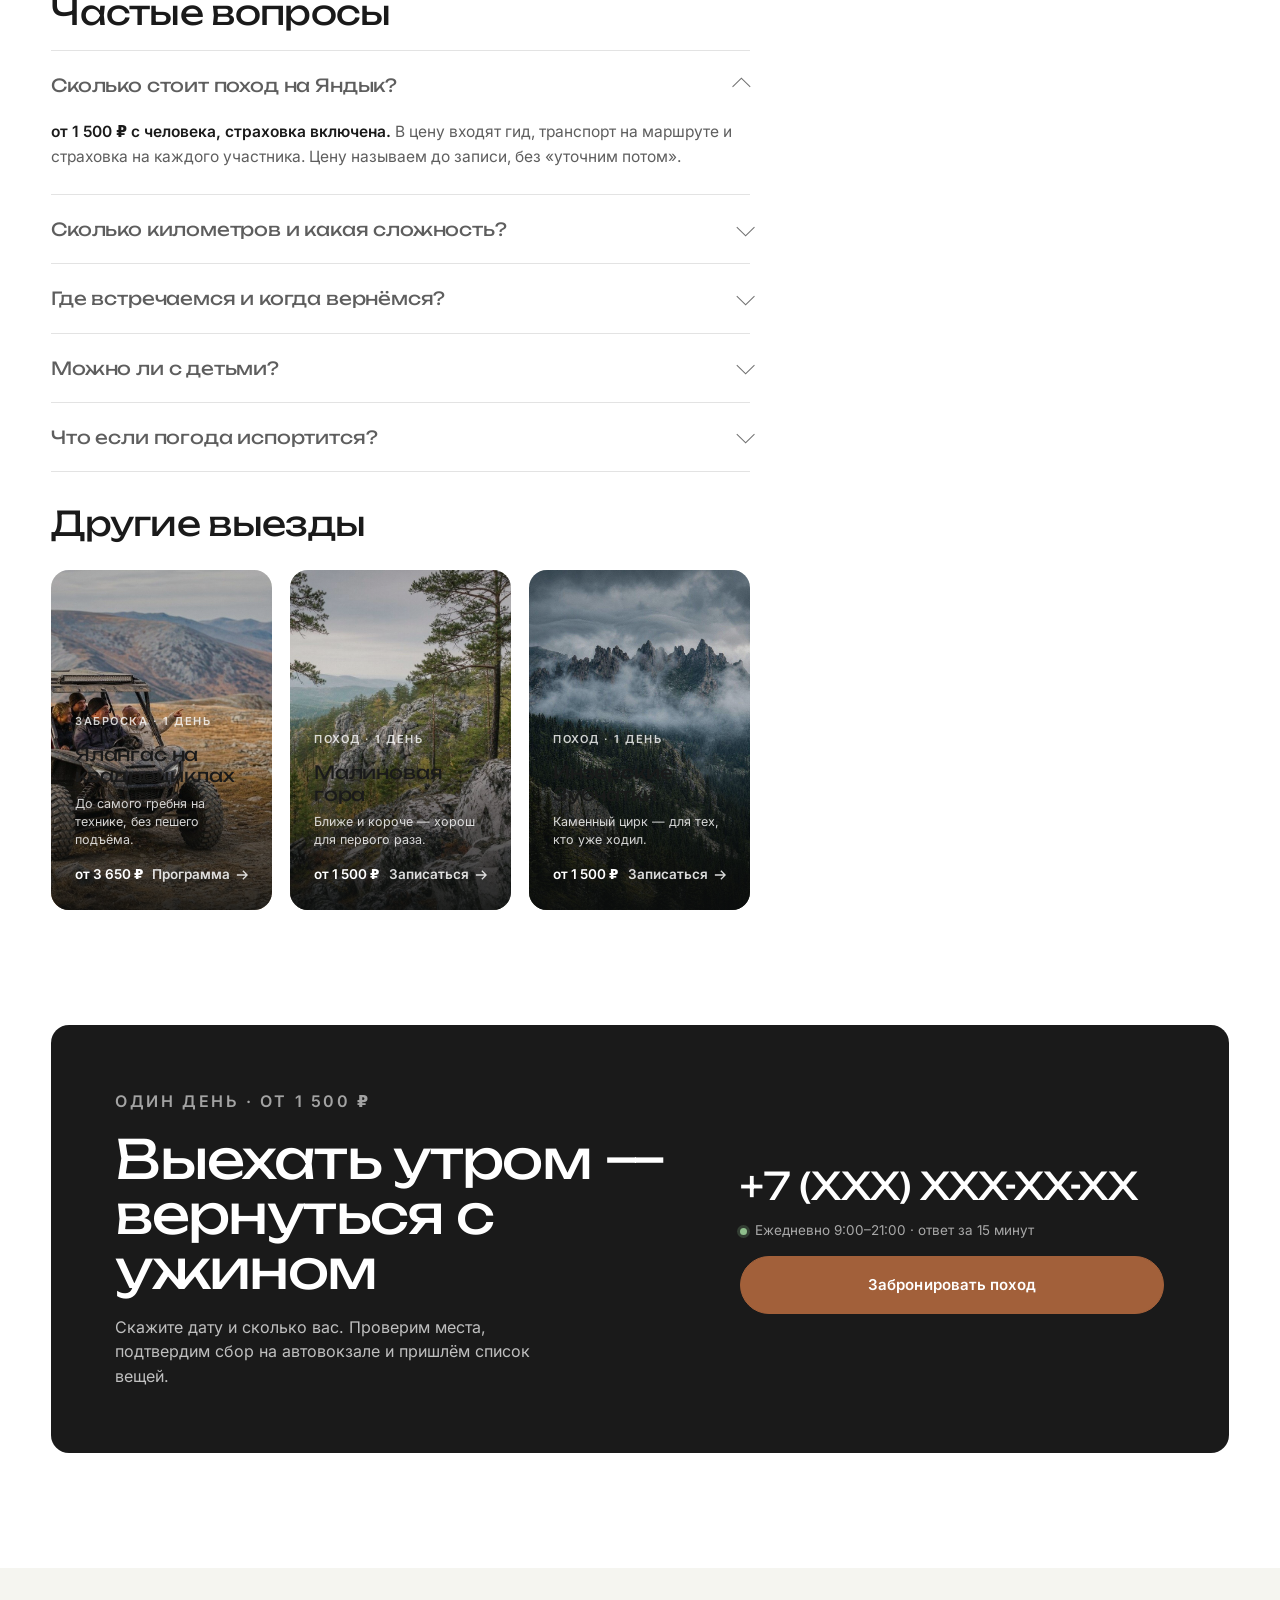
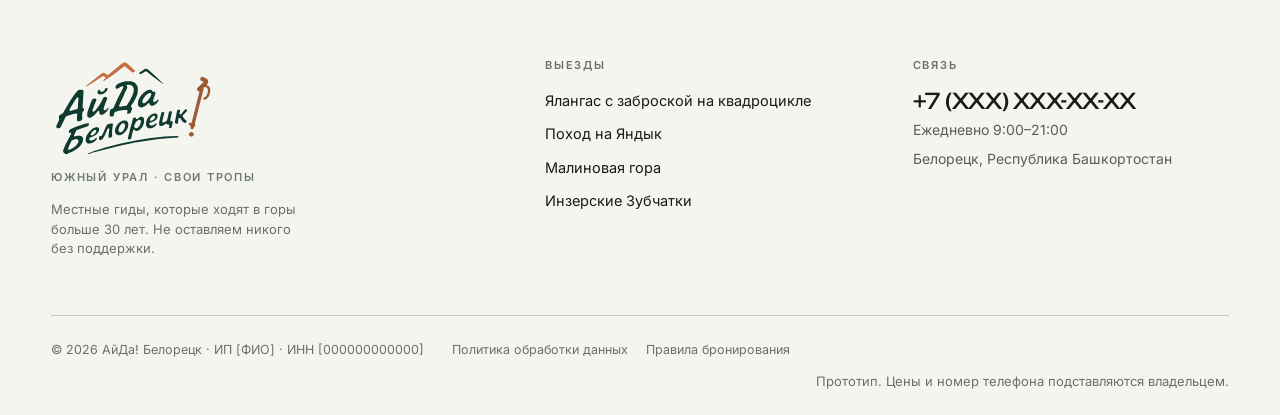
<file: marshrut-yandyk.html>
<!doctype html>
<html lang="ru">
<head>
<meta charset="utf-8">
<meta name="viewport" content="width=device-width, initial-scale=1">
<title>Поход на Яндык из Белорецка — 929 м, хребет Маярдак, от 1 500 ₽ | АйДа! Белорецк</title>
<meta name="description" content="Однодневный поход на гору Яндык — высшую точку хребта Маярдак, 929 м. Подъём от подножия 1,5–2 часа, маршрут подходит новичкам и детям с 5 лет. 1 500 ₽, старт в Белорецке.">
<link rel="canonical" href="https://aidabeloretsk.ru/marshrut-yandyk.html">
<meta property="og:type" content="article">
<meta property="og:locale" content="ru_RU">
<meta property="og:site_name" content="АйДа! Белорецк">
<meta property="og:title" content="Поход на Яндык — 929 м, хребет Маярдак, 1 500 ₽">
<meta property="og:description" content="929 м, хребет Маярдак. Один день, старт в Белорецке, ведёт аттестованный гид-инструктор.">
<meta property="og:image" content="https://aidabeloretsk.ru/img/hero-ridge.jpg">
<meta name="theme-color" content="#1A1A1A">
<meta name="format-detection" content="telephone=no">
<link rel="preload" href="fonts/unbounded-cyrillic-600.woff2" as="font" type="font/woff2" crossorigin>
<link rel="preload" href="img/hero-ridge.jpg" as="image" fetchpriority="high">
<link rel="icon" href="img/logo-favicon.png" type="image/png">
<link rel="stylesheet" href="assets/style.css">

<script type="application/ld+json">
{
  "@context":"https://schema.org",
  "@type":"TouristTrip",
  "name":"Однодневный поход на Яндык из Белорецка",
  "description":"Однодневный поход на гору Яндык (929 м) — высшую точку хребта Маярдак. Подъём 1,5–2 часа, подходит новичкам и детям с 5 лет.",
  "image":"https://aidabeloretsk.ru/img/yandyk.jpg",
  "touristType":["Новички", "Семьи с детьми от 5 лет", "Первый раз в горах"],
  "itinerary":{
    "@type":"ItemList",
    "itemListElement":[
      {"@type":"ListItem","position":1,"item":{"@type":"TouristAttraction","name":"Белорецк, место сбора"}},
      {"@type":"ListItem","position":2,"item":{"@type":"TouristAttraction","name":"Гора Яндык, 929 м, хребет Маярдак"}}
    ]
  },
  "offers":{"@type":"Offer","price":"1500","priceCurrency":"RUB","availability":"https://schema.org/InStock","priceValidUntil":"2027-03-31","url":"https://aidabeloretsk.ru/marshrut-yandyk.html"},
  "provider":{"@type":"LocalBusiness","name":"АйДа! Белорецк","address":{"@type":"PostalAddress","addressLocality":"Белорецк","addressCountry":"RU"}}
}
</script>
<script type="application/ld+json">
{
  "@context":"https://schema.org",
  "@type":"BreadcrumbList",
  "itemListElement":[
    {"@type":"ListItem","position":1,"name":"Главная","item":"https://aidabeloretsk.ru/"},
    {"@type":"ListItem","position":2,"name":"Походы","item":"https://aidabeloretsk.ru/#hikes"},
    {"@type":"ListItem","position":3,"name":"Яндык","item":"https://aidabeloretsk.ru/marshrut-yandyk.html"}
  ]
}
</script>
<script type="application/ld+json">
{
  "@context":"https://schema.org",
  "@type":"FAQPage",
  "mainEntity":[
    {"@type":"Question","name":"Сколько стоит поход на Яндык?","acceptedAnswer":{"@type":"Answer","text":"От 1 500 ₽ с человека. В цену входит работа гида на всём маршруте."}},
    {"@type":"Question","name":"Насколько сложен пеший поход на Яндык?","acceptedAnswer":{"@type":"Answer","text":"Маршрут проходит по горно-лесной тропе с каменистыми участками на гребне. Подходит новичкам при нормальной физической форме, темп подбираем по группе."}},
    {"@type":"Question","name":"Где и во сколько встречаемся?","acceptedAnswer":{"@type":"Answer","text":"Сбор группы в Белорецке, точку и время подтверждаем по телефону за день до выхода."}},
    {"@type":"Question","name":"Можно ли на Яндык с детьми?","acceptedAnswer":{"@type":"Answer","text":"Да, с 5 лет. Гид подстраивает темп по самому медленному в группе. Если ребёнку тяжело — разгружаем рюкзак и делаем привал чаще."}},
    {"@type":"Question","name":"Что взять с собой?","acceptedAnswer":{"@type":"Answer","text":"Удобную спортивную обувь, тёплый слой, дождевик, воду и перекус. Полный список присылаем после записи."}}
  ]
}
</script>
</head>
<body>
<a class="skip-link" href="#main">Перейти к содержанию</a>

<a class="promo-bar" href="magnitogorskie-subboty.html">
  <span class="promo-bar__tag">Новый формат!</span>
  <span class="promo-bar__inner">
    <span class="promo-bar__row">
      <span class="promo-bar__title">Раз в месяц — Магнитогорские субботы!</span>
      <span class="promo-bar__arrow" aria-hidden="true">→</span>
    </span>
    <span class="promo-bar__sub">Однодневные туры с выездом из Магнитогорска. Забрали у автовокзала утром — вернули вечером.<span class="promo-bar__more">Подробнее</span></span>
  </span>
</a>

<header class="site-header is-solid" id="site-header">
  <div class="wrap header-inner">
    <a class="brand" href="index.html" aria-label="АйДа! Белорецк — на главную">
      <span class="brand-line"><img class="brand-logo brand-logo--dark" src="img/logo-horizontal.svg" width="869" height="520" alt="АйДа Белорецк"><img class="brand-logo brand-logo--light" src="img/logo-horizontal-light.svg" width="869" height="520" alt="" aria-hidden="true"></span>
    </a>
    <nav class="main-nav" aria-label="Главная навигация">
      <a href="index.html#departures">Выезды</a>
      <a href="#program">Маршрут</a>
      <a href="#what">Что взять</a>
      <a href="#faq">Вопросы</a>
    </nav>
    <div class="header-cta">
      <div class="lang-switch" role="group" aria-label="Язык сайта">
        <a class="lang-switch__item is-active" href="index.html" aria-current="page">RU</a>
        <a class="lang-switch__item" href="en.html" hreflang="en" lang="en">EN</a>
      </div>
      <a class="header-phone" href="tel:+70000000000" data-phone>+7 (XXX) XXX-XX-XX</a>
      <button class="btn btn--copper btn--sm" data-book data-product="hike">Забронировать поход</button>
      <button class="burger" aria-label="Открыть меню" aria-expanded="false" aria-controls="mobile-menu">
        <svg width="18" height="12" viewBox="0 0 18 12" fill="none" aria-hidden="true"><path d="M0 1h18M0 6h18M0 11h18" stroke="currentColor" stroke-width="1.4"/></svg>
      </button>
    </div>
  </div>
</header>

<div class="mobile-menu" id="mobile-menu" data-open="false" role="dialog" aria-modal="true" aria-label="Меню">
  <div class="mobile-menu__head">
    <span class="brand brand--static"><span class="brand-line"><img class="brand-logo brand-logo--dark" src="img/logo-horizontal.svg" width="869" height="520" alt="АйДа Белорецк"><img class="brand-logo brand-logo--light" src="img/logo-horizontal-light.svg" width="869" height="520" alt="" aria-hidden="true"></span></span>
    <button class="menu-close" data-menu-close aria-label="Закрыть меню">×</button>
  </div>
  <nav aria-label="Мобильная навигация">
    <a href="magnitogorskie-subboty.html">Магнитогорские субботы</a>
    <a href="index.html#departures">Ближайшие выезды</a>
    <a href="index.html#kvadro">Квадро на Ялангас</a>
    <a href="index.html#hikes">Походы и туры</a>
    <a href="index.html#guides">Гиды</a>
    <a href="#faq">Вопросы</a>
  </nav>
  <div class="mobile-menu__foot">
    <a class="btn btn--copper btn--wide" href="tel:+70000000000" data-phone>Позвонить: <span data-phone-text>+7 (XXX) XXX-XX-XX</span></a>
    <p class="tiny">Ежедневно с 9:00 до 21:00. Отвечаем в течение 15 минут.</p>
      <div class="lang-switch lang-switch--mobile" role="group" aria-label="Язык сайта">
      <a class="lang-switch__item is-active" href="index.html" aria-current="page">Русский</a>
      <a class="lang-switch__item" href="en.html" hreflang="en" lang="en">English</a>
    </div>
  </div>
</div>

<main id="main">

  <section class="page-hero">
    <div class="wrap">
      <nav class="page-hero__crumbs" aria-label="Хлебные крошки">
        <a href="index.html">Главная</a>
        <svg viewBox="0 0 12 12" fill="none" aria-hidden="true"><path d="M4 1l5 5-5 5" stroke="currentColor" stroke-width="1.3"/></svg>
        <a href="index.html#hikes">Походы</a>
        <svg viewBox="0 0 12 12" fill="none" aria-hidden="true"><path d="M4 1l5 5-5 5" stroke="currentColor" stroke-width="1.3"/></svg>
        <span aria-current="page">Яндык</span>
      </nav>

      <div class="page-hero__row">
        <div>
          <p class="eyebrow" style="margin-bottom:18px">Поход · 1 день · Белорецкий район</p>
          <h1 class="display">Поход на Яндык</h1>
          <p class="lede">Яндык — <strong>929 метров, высшая точка хребта Маярдак</strong>. Это самый мягкий маршрут из наших: дорога от Белорецка короткая, подъём без резких участков, а наверху — почти ровные травянистые горбы и белые кварцитовые останцы. Хороший выбор для первого раза и для детей.</p>

          <div class="stats" style="margin-top:26px">
            <div><b>929 м</b><span>высшая точка Маярдака</span></div>
            <div><b>1,5–2 ч</b><span>подъём к вершине</span></div>
            <div><b>от 1 500 ₽</b><span>с человека</span></div>
          </div>
        </div>

        <div class="price-stack">
          <span class="eyebrow eyebrow--plain" style="color:var(--ink-55);margin-bottom:6px">Цена</span>
          <b>от 1 500 ₽<small>с человека</small></b>
          <p class="tiny" style="margin-top:10px;max-width:34ch">Одна цена для взрослых и детей. Гид, транспорт и страховка включены. Детали программы подтверждаем при записи.</p>
        </div>
      </div>

      <div class="page-hero__media">
        <img src="img/yandyk.jpg" width="1536" height="1030" fetchpriority="high" decoding="async"
             alt="Открытая вершина горы Яндык с кварцитовыми останцами">
      </div>
    </div>
  </section>

  <section class="section" style="padding-top:clamp(36px,5vw,64px)">
    <div class="wrap product-grid">
      <div class="prose">

        <h2 id="program">Как проходит день</h2>
        <ul class="timeline">
          <li><b>08:00</b><span>Сбор группы в Белорецке. Дорога в сторону Серменево — самый короткий выезд из всех наших маршрутов.</span></li>
          <li><b>Подъём</b><span>Тропа идёт через лес, дальше по хребту Маярдак — по травянистым склонам и кварцитовым останцам. От подножия до вершины полтора-два часа спокойным шагом.</span></li>
          <li><b>Вершина</b><span><strong>929 м.</strong> Открытые горбы, белые розовые кварциты, вид на хребты до Кирели и Малиновой. Летом по пути — черника. Привал с термосами и перекусом.</span></li>
          <li><b>Вечер</b><span>Спуск и возвращение в Белорецк. Точное время называем при записи.</span></li>
        </ul>

        <h2>Почему в этот поход легко решиться</h2>
        <ul>
          <li><strong>Подъём не сложный.</strong> Наверху — панорама на хребты и долины, ради которой сюда и идут.</li>
          <li><strong>Темп по группе.</strong> Гид всегда рядом: никто не остаётся один на тропе.</li>
          <li><strong>Старт в Белорецке.</strong> Никуда не надо ехать до начала маршрута.</li>
          <li><strong>Хотите с техникой?</strong> Есть отдельный квадро-тур на Ялангас — с заброской, 6 км по тропе и ужином в Отнурке.</li>
          <li><strong>Все выезды начинаются в Белорецке.</strong> Приезжайте к автовокзалу — дальше всё уже организовано.</li>
        </ul>

        <figure class="photo-inline">
          <img src="img/yandyk.jpg" width="1536" height="1030" loading="lazy" decoding="async"
               alt="Травянистый гребень хребта Маярдак и каменные останцы">
          <figcaption>Вершина Яндыка: открытые склоны и кварцитовые останцы.</figcaption>
        </figure>

        <h2 id="what">Что взять с собой</h2>
        <div class="checklist-2col">
          <ul class="checklist">
            <li><svg viewBox="0 0 16 16" fill="none" aria-hidden="true"><path d="M3 8.5l3 3 7-7" stroke="currentColor" stroke-width="1.8"/></svg><div>Удобная спортивная обувь</div></li>
            <li><svg viewBox="0 0 16 16" fill="none" aria-hidden="true"><path d="M3 8.5l3 3 7-7" stroke="currentColor" stroke-width="1.8"/></svg><div>Термос с чаем</div></li>
            <li><svg viewBox="0 0 16 16" fill="none" aria-hidden="true"><path d="M3 8.5l3 3 7-7" stroke="currentColor" stroke-width="1.8"/></svg><div>Перекус на вершину</div></li>
            <li><svg viewBox="0 0 16 16" fill="none" aria-hidden="true"><path d="M3 8.5l3 3 7-7" stroke="currentColor" stroke-width="1.8"/></svg><div>Треккинговые палки</div></li>
            <li><svg viewBox="0 0 16 16" fill="none" aria-hidden="true"><path d="M3 8.5l3 3 7-7" stroke="currentColor" stroke-width="1.8"/></svg><div>Хоба — чтобы садиться на камни и отдыхать</div></li>
          </ul>
          <ul class="checklist checklist--no" style="background:#fff;border:1px solid var(--line)">
            <li><svg viewBox="0 0 16 16" fill="none" aria-hidden="true"><path d="M4 4l8 8M12 4l-8 8" stroke="currentColor" stroke-width="1.6"/></svg><div>Новые кроссовки без разнашивания</div></li>
            <li><svg viewBox="0 0 16 16" fill="none" aria-hidden="true"><path d="M4 4l8 8M12 4l-8 8" stroke="currentColor" stroke-width="1.6"/></svg><div>Алкоголь на маршруте</div></li>
            <li><svg viewBox="0 0 16 16" fill="none" aria-hidden="true"><path d="M4 4l8 8M12 4l-8 8" stroke="currentColor" stroke-width="1.6"/></svg><div>Тяжёлый рюкзак «на всякий случай»</div></li>
          </ul>
        </div>
        <p class="tiny">Тёплый слой и дождевик тоже пригодятся: на открытом гребне ветер чувствуется сильнее, чем в городе.</p>
        <div class="notice">
          <b>Программа пешего маршрута уточняется</b>
          <span>Точный тайминг, точка сбора и длина маршрута зависят от состава группы и погоды. Мы называем их по телефону до записи — без сюрпризов на месте.</span>
        </div>

        <div class="insurance-note">
          <svg width="16" height="16" viewBox="0 0 16 16" fill="none" aria-hidden="true"><path d="M8 1.5 13 3.2v4.3c0 3-2.1 5.4-5 6.5-2.9-1.1-5-3.5-5-6.5V3.2L8 1.5Z" stroke="currentColor" stroke-width="1.3"/><path d="M5.6 8.1 7.2 9.7l3.3-3.4" stroke="currentColor" stroke-width="1.4" stroke-linecap="round"/></svg>
          <div><b>Страховка включена в стоимость.</b> Мы оформляем её на каждого участника — отдельно искать, доплачивать и думать об этом не нужно. Если что-то случится на маршруте, вы не остаётесь один.</div>
        </div>

        <h2 id="faq">Частые вопросы</h2>
        <div class="faq">
          <details open>
            <summary>Сколько стоит поход на Яндык?</summary>
            <p><strong>от 1 500 ₽ с человека, страховка включена.</strong> В цену входят гид, транспорт на маршруте и страховка на каждого участника. Цену называем до записи, без «уточним потом».</p>
          </details>
          <details>
            <summary>Сколько километров и какая сложность?</summary>
            <p>Подъём от подножия до вершины занимает около полутора-двух часов. Маршрут без сложных участков: тропа, лес, потом открытый хребет. Это самый простой наш маршрут.</p>
          </details>
          <details>
            <summary>Где встречаемся и когда вернёмся?</summary>
            <p>Сбор — <strong>в Белорецке</strong>. Точку и время подтверждаем по телефону за день до выхода.</p>
          </details>
          <details>
            <summary>Можно ли с детьми?</summary>
            <p>Да, с 5 лет — Яндык для этого лучший вариант. Подъём некрутой, есть где идти рядом с ребёнком, наверху открытое место без обрывов. Гид подстраивает темп по самому медленному в группе. Если ребёнку тяжело — разгружаем рюкзак и делаем привал чаще.</p>
          </details>
          <details>
            <summary>Что если погода испортится?</summary>
            <p>Смотрим прогноз накануне. Если выход небезопасен — звоним, предлагаем перенос или другой маршрут. Оплату переносим без потери.</p>
          </details>
        </div>

        <h2>Другие выезды</h2>
        <div class="route-grid" style="margin-top:10px">
          <a class="route-card" href="kvadrocikly-yalangas.html">
            <img src="img/quad-passengers.jpg" width="1536" height="1024" loading="lazy" decoding="async" alt="Пассажиры в открытом квадроцикле едут по каменистой дороге к хребту Ялангас">
            <div class="route-card__body">
              <span class="route-card__kind">Заброска · 1 день</span>
              <h3>Ялангас на квадроциклах</h3>
              <p>До самого гребня на технике, без пешего подъёма.</p>
              <div class="route-card__foot"><span class="route-card__price">от 3 650 ₽</span><span class="route-card__more">Программа <svg width="12" height="12" viewBox="0 0 14 14" fill="none" aria-hidden="true"><path d="M1 7h12M8 2l5 5-5 5" stroke="currentColor" stroke-width="1.5"/></svg></span></div>
            </div>
          </a>
          <a class="route-card" href="tel:+70000000000" data-phone>
            <img src="img/malinovaya.jpg" width="1200" height="896" loading="lazy" decoding="async" alt="Малиновая гора">
            <div class="route-card__body">
              <span class="route-card__kind">Поход · 1 день</span>
              <h3>Малиновая гора</h3>
              <p>Ближе и короче — хорош для первого раза.</p>
              <div class="route-card__foot"><span class="route-card__price">от 1 500 ₽</span><span class="route-card__more">Записаться <svg width="12" height="12" viewBox="0 0 14 14" fill="none" aria-hidden="true"><path d="M1 7h12M8 2l5 5-5 5" stroke="currentColor" stroke-width="1.5"/></svg></span></div>
            </div>
          </a>
          <a class="route-card" href="tel:+70000000000" data-phone>
            <img src="img/zubchatki.jpg" width="1000" height="1339" loading="lazy" decoding="async" alt="Инзерские Зубчатки">
            <div class="route-card__body">
              <span class="route-card__kind">Поход · 1 день</span>
              <h3>Инзерские Зубчатки</h3>
              <p>Каменный цирк — для тех, кто уже ходил.</p>
              <div class="route-card__foot"><span class="route-card__price">от 1 500 ₽</span><span class="route-card__more">Записаться <svg width="12" height="12" viewBox="0 0 14 14" fill="none" aria-hidden="true"><path d="M1 7h12M8 2l5 5-5 5" stroke="currentColor" stroke-width="1.5"/></svg></span></div>
            </div>
          </a>
        </div>
      </div>

      <aside class="buybox" aria-label="Бронирование похода">
        <div>
          <p class="eyebrow eyebrow--plain" style="color:var(--ink-55);margin-bottom:10px">Стоимость</p>
          <div class="buybox__price">от 1 500 ₽ <small>с человека</small></div>
        </div>
        <div>
          <p class="eyebrow eyebrow--plain" style="color:var(--ink-55);margin-bottom:6px">Ближайшая дата</p>
          <p style="font-family:var(--font-d);font-size:17px;font-weight:500;letter-spacing:-.01em">14 ноября, сб</p>
          <div style="display:flex;align-items:center;gap:9px;margin-top:8px;font-size:13.5px;font-weight:600;color:var(--ink-70)">
            <span style="display:flex;gap:4px" aria-hidden="true">
              <i style="width:9px;height:9px;border-radius:50%;background:var(--ink);display:block"></i>
              <i style="width:9px;height:9px;border-radius:50%;background:var(--ink);display:block"></i>
              <i style="width:9px;height:9px;border-radius:50%;background:var(--ink);display:block"></i>
              <i style="width:9px;height:9px;border-radius:50%;background:var(--ink);display:block"></i>
              <i style="width:9px;height:9px;border-radius:50%;border:1px solid var(--line-strong);display:block"></i>
            </span>
            Свободно 8 из 12 мест
          </div>
        </div>
        <button class="btn btn--copper btn--wide" data-book data-product="yandyk" data-departure="y-15-11">Забронировать поход</button>
        <a class="btn btn--ghost btn--wide" href="tel:+70000000000" data-phone>Позвонить и спросить</a>
        <p class="buybox__note">
          <svg viewBox="0 0 16 16" fill="none" aria-hidden="true"><path d="M3 8.5l3 3 7-7" stroke="currentColor" stroke-width="1.8"/></svg>
          <span>Без предоплаты. Цену и место подтверждаем по телефону.</span>
        </p>
        <p class="buybox__note">
          <svg viewBox="0 0 16 16" fill="none" aria-hidden="true"><path d="M3 8.5l3 3 7-7" stroke="currentColor" stroke-width="1.8"/></svg>
          <span>В цену входит работа гида на всём маршруте.</span>
        </p>
      </aside>
    </div>
  </section>

  <section class="section" style="padding-top:0">
    <div class="wrap">
      <div class="callout">
        <div style="display:grid;gap:18px">
          <p class="eyebrow eyebrow--plain" style="color:rgba(255,255,255,.6)">Один день · от 1 500 ₽</p>
          <h2 class="display">Выехать утром —<br>вернуться с ужином</h2>
          <p>Скажите дату и сколько вас. Проверим места, подтвердим сбор на автовокзале и пришлём список вещей.</p>
        </div>
        <div class="callout__side">
          <a class="phone-big" href="tel:+70000000000" data-phone>+7 (XXX) XXX-XX-XX</a>
          <span class="callout__hours"><i class="dot" aria-hidden="true"></i>Ежедневно 9:00–21:00 · ответ за 15 минут</span>
          <button class="btn btn--copper btn--wide" data-book data-product="hike">Забронировать поход</button>
        </div>
      </div>
    </div>
  </section>

</main>

<footer class="site-footer">
  <div class="wrap">
    <div class="footer-top">
      <div>
        <p class="footer-brand"><span class="brand-line"><img class="brand-logo brand-logo--dark" src="img/logo-horizontal.svg" width="869" height="520" alt="АйДа Белорецк"><img class="brand-logo brand-logo--light" src="img/logo-horizontal-light.svg" width="869" height="520" alt="" aria-hidden="true"></span><span class="brand-sub">Южный Урал · свои тропы</span></p>
        <p class="tiny" style="margin-top:16px;max-width:32ch">Местные гиды, которые ходят в горы больше 30 лет. Не оставляем никого без поддержки.</p>
      </div>
      <div class="footer-col">
        <h2 class="footer-col__title">Выезды</h2>
        <ul>
          <li><a href="kvadrocikly-yalangas.html">Ялангас с заброской на квадроцикле</a></li>
          <li><a href="marshrut-yandyk.html">Поход на Яндык</a></li>
          <li><a href="tel:+70000000000" data-phone>Малиновая гора</a></li>
          <li><a href="tel:+70000000000" data-phone>Инзерские Зубчатки</a></li>
        </ul>
      </div>
      <div class="footer-col">
        <h2 class="footer-col__title">Связь</h2>
        <div class="footer-map" style="margin-bottom:14px">
          <a class="phone-big" href="tel:+70000000000" data-phone style="font-size:clamp(18px,1.7vw,22px);color:var(--ink)">+7 (XXX) XXX-XX-XX</a>
          <span>Ежедневно 9:00–21:00</span>
          <span>Белорецк, Республика Башкортостан</span>
        </div>
      </div>
    </div>
    <div class="legal">
      <span>© 2026 АйДа! Белорецк · ИП [ФИО] · ИНН [000000000000]</span>
      <nav aria-label="Правовая информация"><a href="#">Политика обработки данных</a><a href="#">Правила бронирования</a></nav>
      <span class="spacer tiny">Прототип. Цены и номер телефона подставляются владельцем.</span>
    </div>
  </div>
</footer>

<div class="drawer-overlay" id="drawer-overlay" data-open="false" aria-hidden="true"></div>

<aside class="drawer" id="drawer" data-open="false" role="dialog" aria-modal="true" aria-labelledby="drawer-title" aria-describedby="drawer-sub">
  <div class="drawer__head">
    <div>
      <h2 id="drawer-title">Поход на Яндык</h2>
      <p id="drawer-sub">Бронь по телефону · небольшие группы</p>
    </div>
    <button class="drawer__close" data-drawer-close aria-label="Закрыть">×</button>
  </div>
  <div class="drawer__body">
    <div class="field">
      <label for="field-departure">Дата выезда</label>
      <select id="field-departure"></select>
    </div>
    <div id="group-block">
      <p class="label" style="font-size:12px;letter-spacing:.06em;text-transform:uppercase;font-weight:600;color:var(--ink-55);margin-bottom:6px">Состав группы</p>
      <div class="counter">
        <div class="counter__label"><span id="lbl-adult">Взрослый</span><small>от 1 500 ₽ · за человека</small></div>
        <div class="counter__ctl">
          <button type="button" data-minus="adults" id="adults-minus" aria-label="Уменьшить число взрослых" disabled>−</button>
          <span class="counter__val" id="val-adults" aria-live="polite">2</span>
          <button type="button" data-plus="adults" id="adults-plus" aria-label="Увеличить число взрослых">+</button>
        </div>
      </div>
      <div class="counter">
        <div class="counter__label"><span id="lbl-child">Ребёнок от 5 лет</span><small>от 1 500 ₽ · идёт сам или с родителем</small></div>
        <div class="counter__ctl">
          <button type="button" data-minus="children" id="children-minus" aria-label="Уменьшить число детей" disabled>−</button>
          <span class="counter__val" id="val-children" aria-live="polite">0</span>
          <button type="button" data-plus="children" id="children-plus" aria-label="Увеличить число детей">+</button>
        </div>
      </div>
      <p class="hint" style="margin-top:8px">Сбор в Белорецке, точное место и время подтвердим по телефону.</p>
    </div>
    <div id="full-message" hidden>
      <div class="alert alert--warn"><b>Группа заполнена.</b> Позвоните: запишем в лист ожидания на следующую дату.</div>
    </div>
    <div id="group-alert"></div>
    <div class="summary" id="summary-block" aria-live="polite">
      <div class="summary__row"><span>Дата и время</span><b id="sum-date">—</b></div>
      <div class="summary__row" id="sum-adults-row"><span>Взрослые</span><b id="sum-adults">—</b></div>
      <div class="summary__row" id="sum-children-row" hidden><span>Дети</span><b id="sum-children">—</b></div>
      <div class="summary__total"><span>Итого</span><span id="sum-total">—</span></div>
    </div>
    <div class="field">
      <p class="label">Памятка для звонка</p>
      <p class="tiny" id="call-script" style="color:var(--ink);font-size:13.5px;line-height:1.5">—</p>
      <button class="btn btn--ghost btn--sm" id="copy-script" style="margin-top:6px;justify-self:start">Скопировать памятку</button>
    </div>
  </div>
  <div class="drawer__foot">
    <a class="btn btn--copper btn--wide" id="drawer-call" href="tel:+70000000000" data-phone>Позвонить и забронировать</a>
    <p class="tiny">Скажите памятку из блока выше — мы сразу поймём, что нужно.</p>
  </div>
</aside>

<div class="toast" id="toast" role="status" aria-live="polite"></div>
<script src="assets/app.js" defer></script>
</body>
</html>
</file>
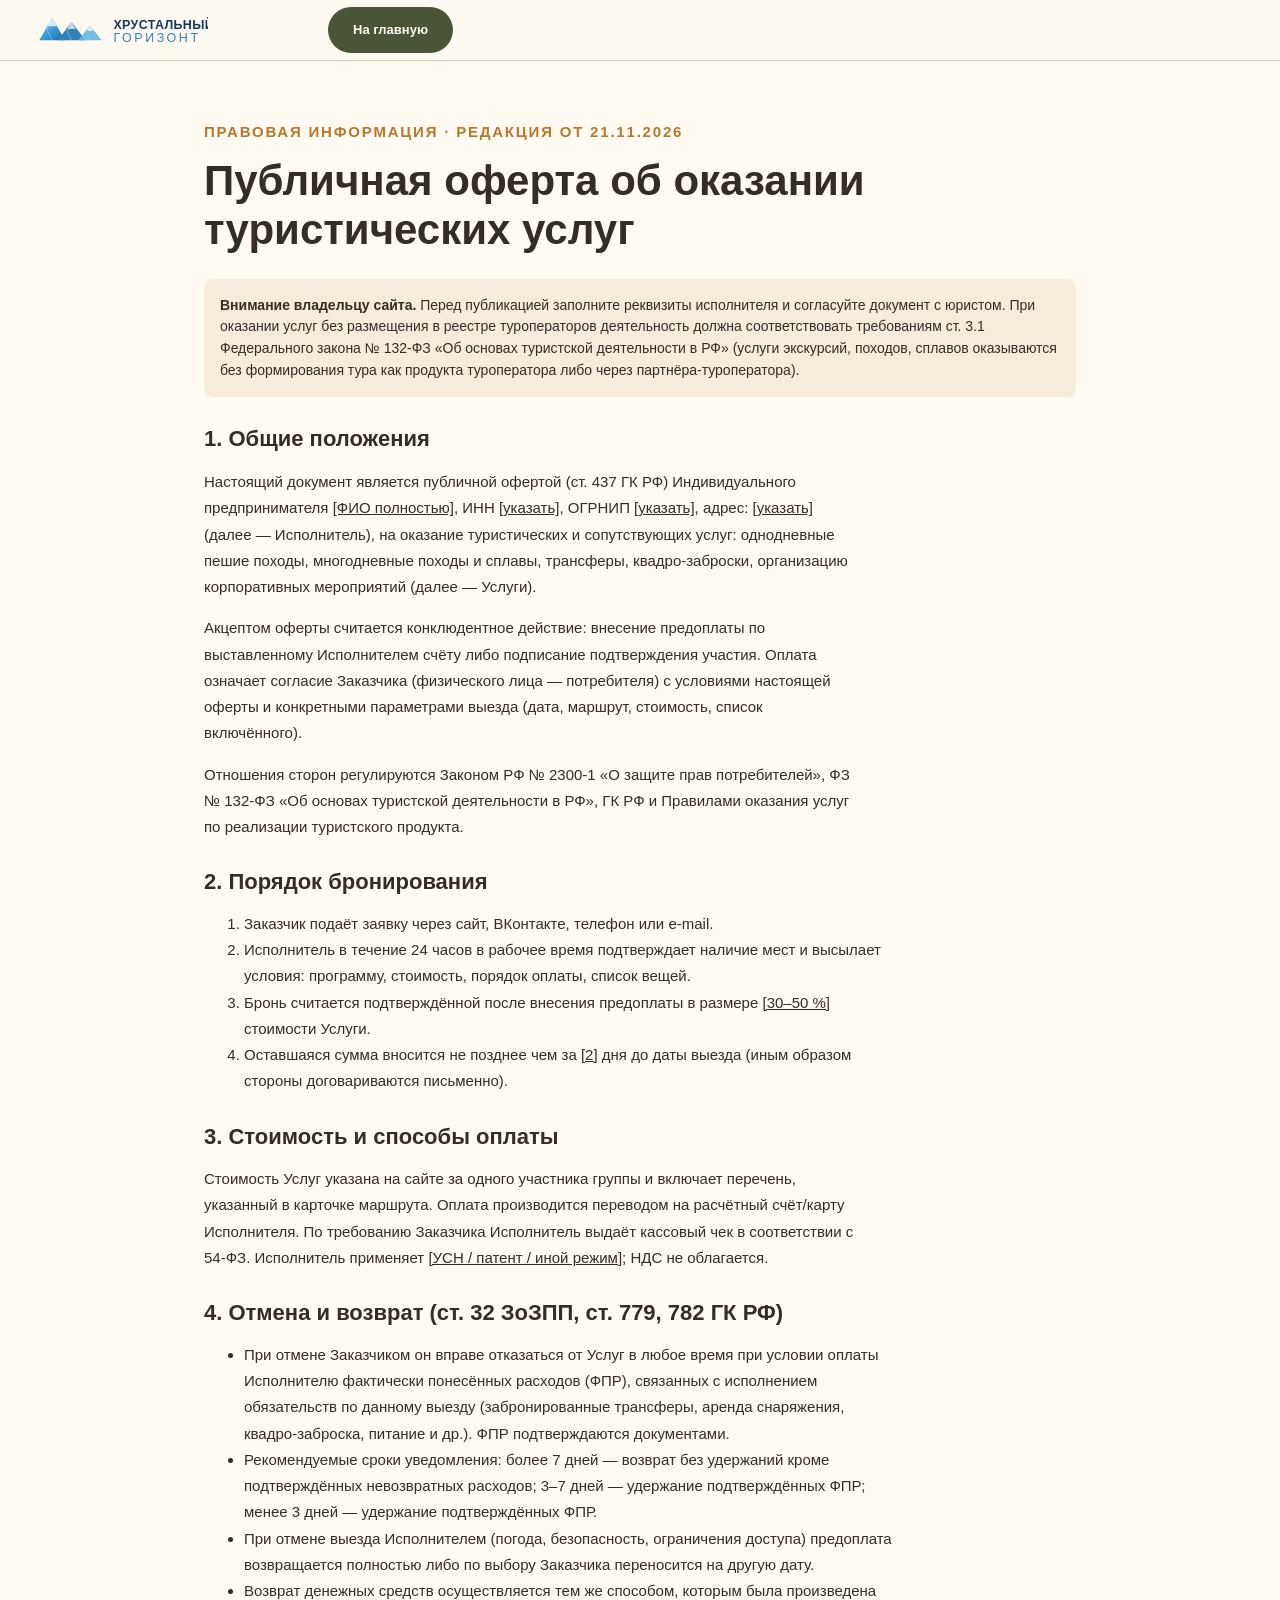
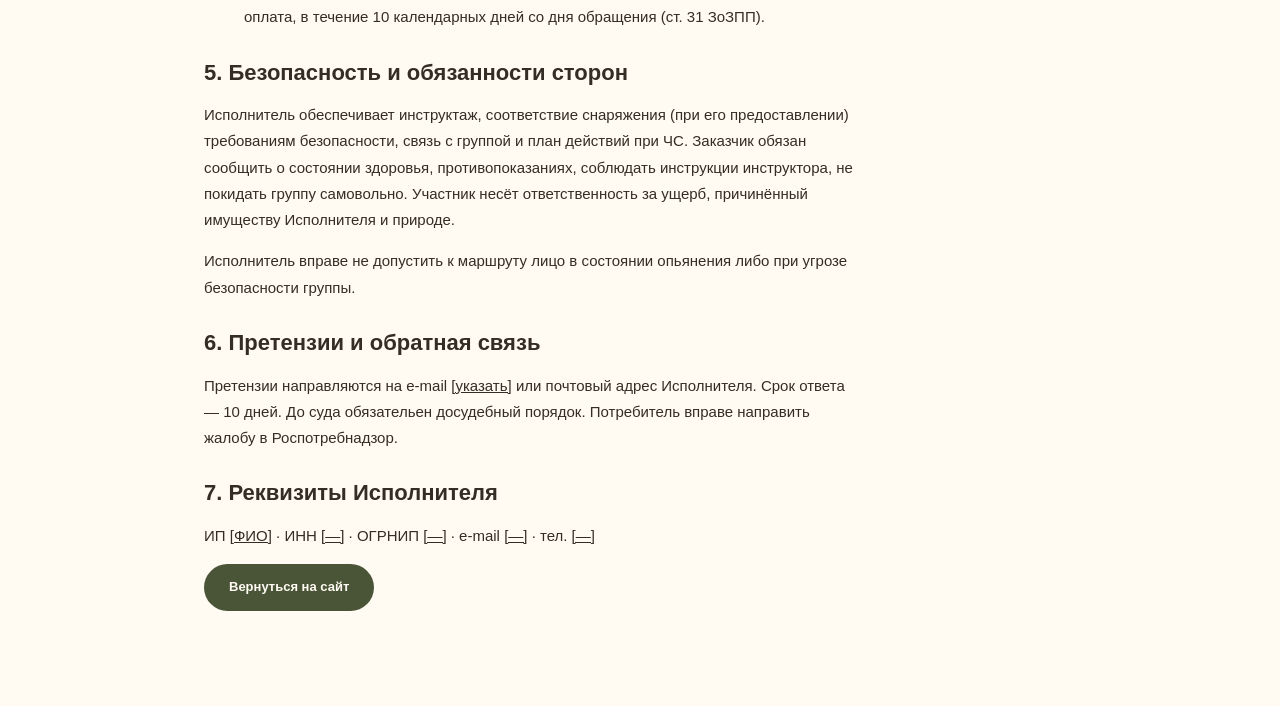
<file: test5/pages/offer.html>
<!doctype html>
<html lang="ru">
<head>
<meta charset="utf-8">
<meta name="viewport" content="width=device-width, initial-scale=1">
<title>Публичная оферта и правила бронирования — Хрустальный Горизонт</title>
<meta name="description" content="Договор оказания туристических услуг (публичная оферта): порядок бронирования, оплаты, отмены и возврата по законам РФ.">
<link rel="icon" href="../assets/favicon.svg" type="image/svg+xml">
<link rel="stylesheet" href="../styles.css">
</head>
<body>
<header class="site-header">
  <div class="header-inner wrap">
    <a class="brand" href="../index.html"><img src="../assets/logo.svg" alt="Хрустальный Горизонт"></a>
    <a class="button button-dark" href="../index.html">На главную</a>
  </div>
</header>
<main class="legal-page">
  <p class="eyebrow">Правовая информация · редакция от 21.11.2026</p>
  <h1>Публичная оферта об оказании туристических услуг</h1>

  <div class="legal-warning">
    <strong>Внимание владельцу сайта.</strong> Перед публикацией заполните реквизиты исполнителя и согласуйте документ с юристом.
    При оказании услуг без размещения в реестре туроператоров деятельность должна соответствовать требованиям
    ст. 3.1 Федерального закона № 132-ФЗ «Об основах туристской деятельности в РФ» (услуги экскурсий, походов, сплавов
    оказываются без формирования тура как продукта туроператора либо через партнёра-туроператора).
  </div>

  <h2>1. Общие положения</h2>
  <p>Настоящий документ является публичной офертой (ст. 437 ГК РФ) Индивидуального предпринимателя
  <u>[ФИО полностью]</u>, ИНН <u>[указать]</u>, ОГРНИП <u>[указать]</u>, адрес: <u>[указать]</u> (далее — Исполнитель),
  на оказание туристических и сопутствующих услуг: однодневные пешие походы, многодневные походы и сплавы,
  трансферы, квадро-заброски, организацию корпоративных мероприятий (далее — Услуги).</p>
  <p>Акцептом оферты считается конклюдентное действие: внесение предоплаты по выставленному Исполнителем счёту
  либо подписание подтверждения участия. Оплата означает согласие Заказчика (физического лица — потребителя)
  с условиями настоящей оферты и конкретными параметрами выезда (дата, маршрут, стоимость, список включённого).</p>
  <p>Отношения сторон регулируются Законом РФ № 2300-1 «О защите прав потребителей», ФЗ № 132-ФЗ «Об основах
  туристской деятельности в РФ», ГК РФ и Правилами оказания услуг по реализации туристского продукта.</p>

  <h2>2. Порядок бронирования</h2>
  <ol>
    <li>Заказчик подаёт заявку через сайт, ВКонтакте, телефон или e-mail.</li>
    <li>Исполнитель в течение 24 часов в рабочее время подтверждает наличие мест и высылает условия: программу, стоимость, порядок оплаты, список вещей.</li>
    <li>Бронь считается подтверждённой после внесения предоплаты в размере <u>[30–50 %]</u> стоимости Услуги.</li>
    <li>Оставшаяся сумма вносится не позднее чем за <u>[2]</u> дня до даты выезда (иным образом стороны договариваются письменно).</li>
  </ol>

  <h2>3. Стоимость и способы оплаты</h2>
  <p>Стоимость Услуг указана на сайте за одного участника группы и включает перечень, указанный в карточке маршрута.
  Оплата производится переводом на расчётный счёт/карту Исполнителя. По требованию Заказчика Исполнитель выдаёт кассовый чек
  в соответствии с 54-ФЗ. Исполнитель применяет <u>[УСН / патент / иной режим]</u>; НДС не облагается.</p>

  <h2>4. Отмена и возврат (ст. 32 ЗоЗПП, ст. 779, 782 ГК РФ)</h2>
  <ul>
    <li>При отмене Заказчиком он вправе отказаться от Услуг в любое время при условии оплаты Исполнителю фактически понесённых расходов (ФПР), связанных с исполнением обязательств по данному выезду (забронированные трансферы, аренда снаряжения, квадро-заброска, питание и др.). ФПР подтверждаются документами.</li>
    <li>Рекомендуемые сроки уведомления: более 7 дней — возврат без удержаний кроме подтверждённых невозвратных расходов; 3–7 дней — удержание подтверждённых ФПР; менее 3 дней — удержание подтверждённых ФПР.</li>
    <li>При отмене выезда Исполнителем (погода, безопасность, ограничения доступа) предоплата возвращается полностью либо по выбору Заказчика переносится на другую дату.</li>
    <li>Возврат денежных средств осуществляется тем же способом, которым была произведена оплата, в течение 10 календарных дней со дня обращения (ст. 31 ЗоЗПП).</li>
  </ul>

  <h2>5. Безопасность и обязанности сторон</h2>
  <p>Исполнитель обеспечивает инструктаж, соответствие снаряжения (при его предоставлении) требованиям безопасности,
  связь с группой и план действий при ЧС. Заказчик обязан сообщить о состоянии здоровья, противопоказаниях,
  соблюдать инструкции инструктора, не покидать группу самовольно. Участник несёт ответственность за ущерб,
  причинённый имуществу Исполнителя и природе.</p>
  <p>Исполнитель вправе не допустить к маршруту лицо в состоянии опьянения либо при угрозе безопасности группы.</p>

  <h2>6. Претензии и обратная связь</h2>
  <p>Претензии направляются на e-mail <u>[указать]</u> или почтовый адрес Исполнителя. Срок ответа — 10 дней.
  До суда обязательен досудебный порядок. Потребитель вправе направить жалобу в Роспотребнадзор.</p>

  <h2>7. Реквизиты Исполнителя</h2>
  <p>ИП <u>[ФИО]</u> · ИНН <u>[—]</u> · ОГРНИП <u>[—]</u> · e-mail <u>[—]</u> · тел. <u>[—]</u></p>

  <p><a class="button button-dark" href="../index.html">Вернуться на сайт</a></p>
</main>
</body>
</html>
</file>
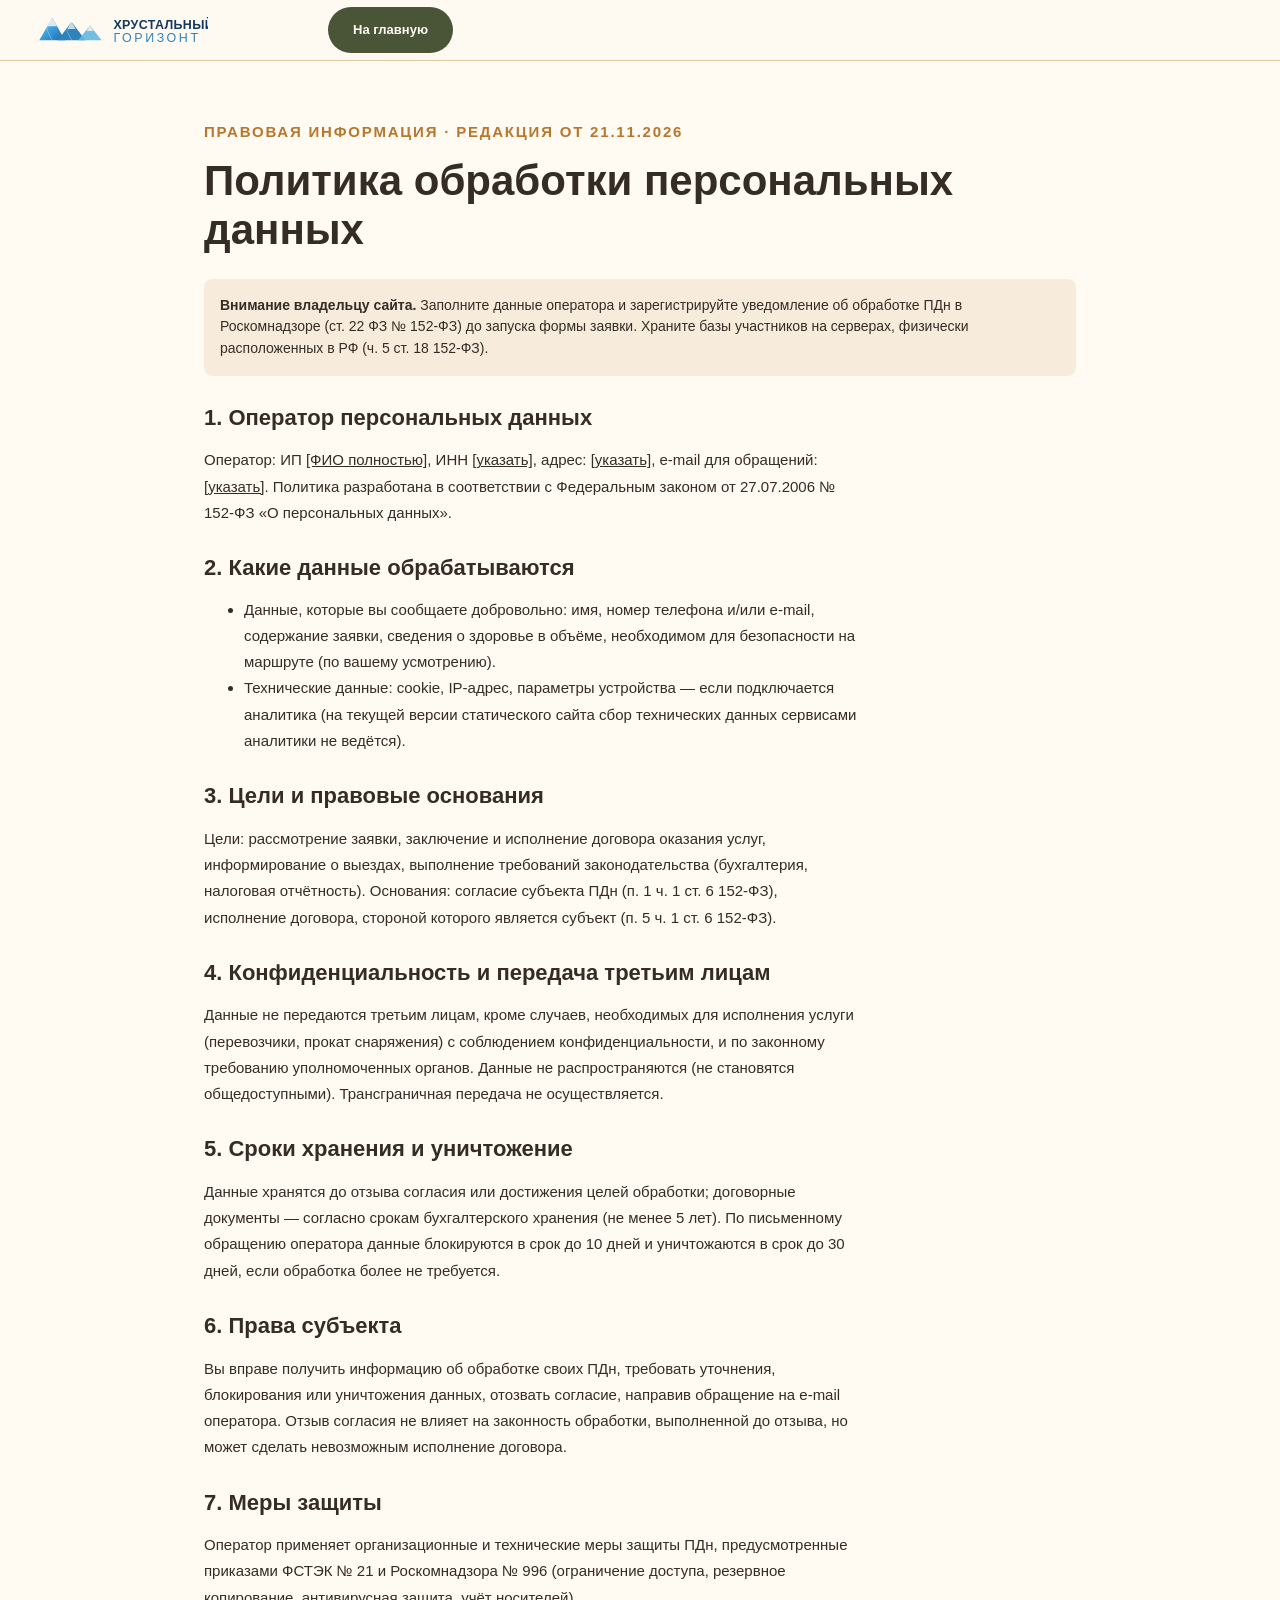
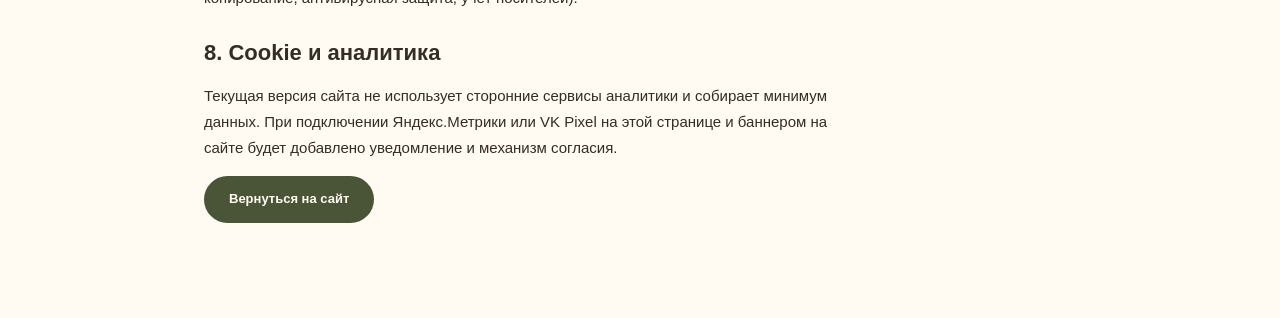
<file: test5/pages/privacy.html>
<!doctype html>
<html lang="ru">
<head>
<meta charset="utf-8">
<meta name="viewport" content="width=device-width, initial-scale=1">
<title>Политика конфиденциальности — Хрустальный Горизонт</title>
<meta name="description" content="Обработка персональных данных в соответствии с 152-ФЗ.">
<link rel="icon" href="../assets/favicon.svg" type="image/svg+xml">
<link rel="stylesheet" href="../styles.css">
</head>
<body>
<header class="site-header">
  <div class="header-inner wrap">
    <a class="brand" href="../index.html"><img src="../assets/logo.svg" alt="Хрустальный Горизонт"></a>
    <a class="button button-dark" href="../index.html">На главную</a>
  </div>
</header>
<main class="legal-page">
  <p class="eyebrow">Правовая информация · редакция от 21.11.2026</p>
  <h1>Политика обработки персональных данных</h1>

  <div class="legal-warning">
    <strong>Внимание владельцу сайта.</strong> Заполните данные оператора и зарегистрируйте уведомление об обработке ПДн
    в Роскомнадзоре (ст. 22 ФЗ № 152-ФЗ) до запуска формы заявки. Храните базы участников на серверах,
    физически расположенных в РФ (ч. 5 ст. 18 152-ФЗ).
  </div>

  <h2>1. Оператор персональных данных</h2>
  <p>Оператор: ИП <u>[ФИО полностью]</u>, ИНН <u>[указать]</u>, адрес: <u>[указать]</u>,
  e-mail для обращений: <u>[указать]</u>. Политика разработана в соответствии с Федеральным законом
  от 27.07.2006 № 152-ФЗ «О персональных данных».</p>

  <h2>2. Какие данные обрабатываются</h2>
  <ul>
    <li>Данные, которые вы сообщаете добровольно: имя, номер телефона и/или e-mail, содержание заявки, сведения о здоровье в объёме, необходимом для безопасности на маршруте (по вашему усмотрению).</li>
    <li>Технические данные: cookie, IP-адрес, параметры устройства — если подключается аналитика (на текущей версии статического сайта сбор технических данных сервисами аналитики не ведётся).</li>
  </ul>

  <h2>3. Цели и правовые основания</h2>
  <p>Цели: рассмотрение заявки, заключение и исполнение договора оказания услуг, информирование о выездах,
  выполнение требований законодательства (бухгалтерия, налоговая отчётность). Основания: согласие субъекта ПДн
  (п. 1 ч. 1 ст. 6 152-ФЗ), исполнение договора, стороной которого является субъект (п. 5 ч. 1 ст. 6 152-ФЗ).</p>

  <h2>4. Конфиденциальность и передача третьим лицам</h2>
  <p>Данные не передаются третьим лицам, кроме случаев, необходимых для исполнения услуги (перевозчики, прокат снаряжения)
  с соблюдением конфиденциальности, и по законному требованию уполномоченных органов. Данные не распространяются
  (не становятся общедоступными). Трансграничная передача не осуществляется.</p>

  <h2>5. Сроки хранения и уничтожение</h2>
  <p>Данные хранятся до отзыва согласия или достижения целей обработки; договорные документы — согласно срокам
  бухгалтерского хранения (не менее 5 лет). По письменному обращению оператора данные блокируются в срок до 10 дней
  и уничтожаются в срок до 30 дней, если обработка более не требуется.</p>

  <h2>6. Права субъекта</h2>
  <p>Вы вправе получить информацию об обработке своих ПДн, требовать уточнения, блокирования или уничтожения данных,
  отозвать согласие, направив обращение на e-mail оператора. Отзыв согласия не влияет на законность обработки,
  выполненной до отзыва, но может сделать невозможным исполнение договора.</p>

  <h2>7. Меры защиты</h2>
  <p>Оператор применяет организационные и технические меры защиты ПДн, предусмотренные приказами ФСТЭК № 21
  и Роскомнадзора № 996 (ограничение доступа, резервное копирование, антивирусная защита, учёт носителей).</p>

  <h2>8. Cookie и аналитика</h2>
  <p>Текущая версия сайта не использует сторонние сервисы аналитики и собирает минимум данных. При подключении
  Яндекс.Метрики или VK Pixel на этой странице и баннером на сайте будет добавлено уведомление и механизм согласия.</p>

  <p><a class="button button-dark" href="../index.html">Вернуться на сайт</a></p>
</main>
</body>
</html>
</file>
<file: assets/style.css>
/* ==========================================================================
   АйДа! Белорецк — Scandi-Tech design system
   Палитра: #FFFFFF / #1A1A1A / #F5F5F0 / акцент #C17F59 (медь)
   Шрифты: Unbounded (заголовки) + Inter (текст)
   ========================================================================== */

/* ---------- Шрифты: self-hosted, кириллица + латиница, без внешних запросов ---------- */
@font-face{font-family:'Inter';font-style:normal;font-weight:400;font-display:swap;src:url('../fonts/inter-cyrillic-400.woff2') format('woff2');unicode-range:U+0301,U+0400-045F,U+0490-0491,U+04B0-04B1,U+2116}
@font-face{font-family:'Inter';font-style:normal;font-weight:400;font-display:swap;src:url('../fonts/inter-latin-400.woff2') format('woff2');unicode-range:U+0000-00FF,U+0131,U+0152-0153,U+02BB-02BC,U+02C6,U+02DA,U+02DC,U+0304,U+0308,U+0329,U+2000-206F,U+20AC,U+2122,U+2191,U+2193,U+2212,U+2215,U+FEFF,U+FFFD}
@font-face{font-family:'Inter';font-style:normal;font-weight:500;font-display:swap;src:url('../fonts/inter-cyrillic-500.woff2') format('woff2');unicode-range:U+0301,U+0400-045F,U+0490-0491,U+04B0-04B1,U+2116}
@font-face{font-family:'Inter';font-style:normal;font-weight:500;font-display:swap;src:url('../fonts/inter-latin-500.woff2') format('woff2');unicode-range:U+0000-00FF,U+0131,U+0152-0153,U+02BB-02BC,U+02C6,U+02DA,U+02DC,U+0304,U+0308,U+0329,U+2000-206F,U+20AC,U+2122,U+2191,U+2193,U+2212,U+2215,U+FEFF,U+FFFD}
@font-face{font-family:'Inter';font-style:normal;font-weight:600;font-display:swap;src:url('../fonts/inter-cyrillic-600.woff2') format('woff2');unicode-range:U+0301,U+0400-045F,U+0490-0491,U+04B0-04B1,U+2116}
@font-face{font-family:'Inter';font-style:normal;font-weight:600;font-display:swap;src:url('../fonts/inter-latin-600.woff2') format('woff2');unicode-range:U+0000-00FF,U+0131,U+0152-0153,U+02BB-02BC,U+02C6,U+02DA,U+02DC,U+0304,U+0308,U+0329,U+2000-206F,U+20AC,U+2122,U+2191,U+2193,U+2212,U+2215,U+FEFF,U+FFFD}
@font-face{font-family:'Unbounded';font-style:normal;font-weight:400;font-display:swap;src:url('../fonts/unbounded-cyrillic-400.woff2') format('woff2');unicode-range:U+0301,U+0400-045F,U+0490-0491,U+04B0-04B1,U+2116}
@font-face{font-family:'Unbounded';font-style:normal;font-weight:400;font-display:swap;src:url('../fonts/unbounded-latin-400.woff2') format('woff2');unicode-range:U+0000-00FF,U+0131,U+0152-0153,U+02BB-02BC,U+02C6,U+02DA,U+02DC,U+0304,U+0308,U+0329,U+2000-206F,U+20AC,U+2122,U+2191,U+2193,U+2212,U+2215,U+FEFF,U+FFFD}
@font-face{font-family:'Unbounded';font-style:normal;font-weight:600;font-display:swap;src:url('../fonts/unbounded-cyrillic-600.woff2') format('woff2');unicode-range:U+0301,U+0400-045F,U+0490-0491,U+04B0-04B1,U+2116}
@font-face{font-family:'Unbounded';font-style:normal;font-weight:600;font-display:swap;src:url('../fonts/unbounded-latin-600.woff2') format('woff2');unicode-range:U+0000-00FF,U+0131,U+0152-0153,U+02BB-02BC,U+02C6,U+02DA,U+02DC,U+0304,U+0308,U+0329,U+2000-206F,U+20AC,U+2122,U+2191,U+2193,U+2212,U+2215,U+FEFF,U+FFFD}

:root{
  --ink:#1A1A1A;
  --ink-70:rgba(26,26,26,.70);
  --ink-55:rgba(26,26,26,.62);
  --ink-40:rgba(26,26,26,.50);
  --line:rgba(26,26,26,.12);
  --line-strong:rgba(26,26,26,.22);
  --paper:#FFFFFF;
  --bone:#F5F5F0;
  /* медь — одна шкала, шаг только по светлоте, оттенок постоянный */
  --copper:#C17F59;        /* декор: линии, точки, звёзды, кавычки */
  --copper-deep:#8A4E2B;   /* текст на светлом: 6.55:1 */
  --copper-cta:#A2603A;    /* CTA-фон под белым текстом: 4.92:1 */
  --copper-tint:#F4E8DF;   /* заливка подложек */
  --copper-on-dark:#E0A87E; /* линии и иконки на тёмном: 8.35:1 */
  --ok:#4A6B4F;
  --font-d:"Unbounded",system-ui,sans-serif;
  --font-b:"Inter",system-ui,-apple-system,"Segoe UI",Roboto,sans-serif;
  --wrap:1320px;
  --pad:clamp(20px,4vw,56px);
  --sec:clamp(64px,9vw,132px);
  --r-sm:10px;
  --r-md:18px;
  --ease:cubic-bezier(.22,.61,.36,1);
  --shadow:0 24px 60px -30px rgba(26,26,26,.45);
}

*,*::before,*::after{box-sizing:border-box}
html{-webkit-text-size-adjust:100%;scroll-behavior:smooth;scroll-padding-top:92px}
@media(max-width:720px){html{scroll-padding-top:76px}}
section[id],main [id]{scroll-margin-top:92px}
@media(max-width:720px){section[id],main [id]{scroll-margin-top:76px}}
@media (prefers-reduced-motion:reduce){
  html{scroll-behavior:auto}
  *,*::before,*::after{animation-duration:.001ms!important;transition-duration:.001ms!important}
}
body{
  margin:0;background:var(--paper);color:var(--ink);
  font-family:var(--font-b);font-size:17px;line-height:1.6;
  -webkit-font-smoothing:antialiased;text-rendering:optimizeLegibility;
  overflow-x:hidden;
}
img,svg{display:block;max-width:100%}
img{height:auto}
a{color:inherit;text-decoration:none}
button{font:inherit;color:inherit;background:none;border:0;cursor:pointer}
h1,h2,h3,h4,p,ul,ol,figure,blockquote{margin:0}
ul,ol{padding:0;list-style:none}
:focus-visible{outline:2px solid var(--copper);outline-offset:3px;border-radius:4px}
::selection{background:var(--copper);color:#fff}

.wrap{width:100%;max-width:var(--wrap);margin-inline:auto;padding-inline:var(--pad)}
.sr-only{position:absolute;width:1px;height:1px;padding:0;margin:-1px;overflow:hidden;clip:rect(0 0 0 0);white-space:nowrap;border:0}
.skip-link{position:absolute;left:16px;top:-80px;z-index:200;background:var(--ink);color:#fff;padding:12px 18px;border-radius:8px;transition:top .2s}
.skip-link:focus{top:16px}

/* ---------- Типографика ---------- */
.display{font-family:var(--font-d);font-weight:500;line-height:.95;letter-spacing:-.03em}
h1.display{font-size:clamp(40px,7.4vw,104px)}
h2.display{font-size:clamp(30px,4.2vw,58px);line-height:1.02}
h3.display{font-size:clamp(21px,2.2vw,28px);line-height:1.15;letter-spacing:-.02em}
.eyebrow{
  display:inline-flex;align-items:center;gap:10px;
  font-size:12px;font-weight:600;letter-spacing:.16em;text-transform:uppercase;color:var(--ink-55);
}
.eyebrow::before{content:"";width:26px;height:1px;background:var(--copper)}
.eyebrow--plain::before{display:none}
.lede{font-size:clamp(17px,1.35vw,21px);line-height:1.55;color:var(--ink-70);max-width:60ch}
.muted{color:var(--ink-55)}
.tiny{font-size:13px;line-height:1.5;color:var(--ink-55)}
.section{padding-block:var(--sec)}
.section--bone{background:var(--bone)}
.section-head{display:grid;gap:18px;margin-bottom:clamp(28px,4vw,56px)}
.section-head--row{grid-template-columns:1fr auto;align-items:end;gap:32px}
@media(max-width:820px){.section-head--row{grid-template-columns:1fr}}

/* ---------- Кнопки ---------- */
.btn{
  --bg:var(--ink);--fg:#fff;--bd:var(--ink);
  display:inline-flex;align-items:center;justify-content:center;gap:10px;
  padding:16px 26px;border:1px solid var(--bd);border-radius:999px;
  background:var(--bg);color:var(--fg);font-weight:600;font-size:15px;letter-spacing:.01em;
  transition:transform .25s var(--ease),background .25s,color .25s,border-color .25s,opacity .25s;
  will-change:transform;text-align:center;
}
.btn:hover{transform:translateY(-1px)}
.btn:active{transform:translateY(0)}
.btn--copper{--bg:var(--copper-cta);--bd:var(--copper-cta);--fg:#fff}
.btn--copper:hover{--bg:var(--copper-deep);--bd:var(--copper-deep)}
.btn--ghost{--bg:transparent;--fg:var(--ink);--bd:var(--line-strong)}
.btn--ghost:hover{--bd:var(--ink)}
.btn--light{--bg:#fff;--fg:var(--ink);--bd:#fff}
.btn--onphoto{--bg:rgba(255,255,255,.1);--fg:#fff;--bd:rgba(255,255,255,.5);backdrop-filter:blur(6px)}
.btn--onphoto:hover{--bg:rgba(255,255,255,.18)}
.btn--wide{width:100%}
.btn--sm{padding:12px 20px;font-size:14px}
.btn[disabled]{opacity:.45;cursor:not-allowed;transform:none}
.link-arrow{display:inline-flex;align-items:center;gap:8px;font-weight:600;font-size:15px;border-bottom:1px solid var(--line-strong);padding-bottom:2px;transition:gap .25s var(--ease),border-color .25s}
.link-arrow:hover{gap:14px;border-color:var(--copper)}
.link-arrow svg{width:14px;height:14px}

/* ---------- Header ---------- */
.site-header{
  position:fixed;inset:0 0 auto;z-index:80;
  padding-block:18px;color:#fff;
  transition:background .35s var(--ease),color .35s,padding .35s var(--ease),box-shadow .35s;
}
.site-header::after{content:"";position:absolute;inset:auto 0 0;height:1px;background:transparent;transition:background .35s}
.site-header.is-scrolled,.site-header.is-solid{background:rgba(255,255,255,.92);backdrop-filter:blur(14px) saturate(1.2);color:var(--ink);padding-block:12px;box-shadow:0 12px 40px -28px rgba(26,26,26,.6)}
.site-header.is-scrolled::after,.site-header.is-solid::after{background:var(--line)}
.site-header.is-solid .btn--ghost,.site-header.is-scrolled .btn--ghost{--fg:var(--ink);--bd:var(--line-strong)}
.site-header.is-solid .btn--ghost:hover,.site-header.is-scrolled .btn--ghost:hover{--bd:var(--ink)}
.header-inner{display:flex;align-items:center;gap:clamp(16px,3vw,44px)}
/* ---------- Наборный логотип: «АйДа Белорецк» + треккинговая палка ---------- */
.brand{display:block;text-decoration:none;color:inherit;white-space:nowrap;flex:none}
.brand-line{display:inline-flex;align-items:center}
.brand-logo{display:block;height:58px;width:auto;flex:none}
.brand-logo--light{display:none}
.brand-sub{display:block;font-family:var(--font-b);font-size:11px;font-weight:600;letter-spacing:.14em;text-transform:uppercase;color:#6E7A72;margin-top:6px;line-height:1.2}
/* прозрачная шапка поверх фото — светлая версия логотипа */
.site-header:not(.is-scrolled):not(.is-solid) .brand-logo--dark{display:none}
.site-header:not(.is-scrolled):not(.is-solid) .brand-logo--light{display:block}
.site-header:not(.is-scrolled):not(.is-solid) .brand-sub{color:rgba(255,255,255,.72)}
.brand:focus-visible{outline:2px solid var(--copper);outline-offset:5px;border-radius:4px}
@media(max-width:480px){
  .brand-logo{height:46px}
  .brand-sub{font-size:11px;letter-spacing:.11em;margin-top:5px}
}
.main-nav{display:flex;gap:clamp(11px,1.35vw,24px);margin-left:auto;white-space:nowrap}
.main-nav a{font-size:clamp(13.5px,1.05vw,14.5px);font-weight:500;opacity:.86;position:relative;padding-block:4px;display:inline-flex;align-items:center;min-height:32px;transition:opacity .2s}
.main-nav a::after{content:"";position:absolute;left:0;right:0;bottom:0;height:1px;background:currentColor;transform:scaleX(0);transform-origin:left;transition:transform .3s var(--ease)}
.main-nav a:hover{opacity:1}
.main-nav a:hover::after{transform:scaleX(1)}
.header-cta{display:flex;align-items:center;gap:14px}
.header-phone{font-size:14.5px;font-weight:600;white-space:nowrap;opacity:.92;display:inline-flex;align-items:center;min-height:32px}
.site-header .btn{padding:12px 20px;font-size:14px}
.site-header:not(.is-scrolled) .btn--ghost{--fg:#fff;--bd:rgba(255,255,255,.45)}
.site-header:not(.is-scrolled) .btn--ghost:hover{--bg:rgba(255,255,255,.14);--bd:#fff}
.burger{display:none;width:44px;height:44px;align-items:center;justify-content:center;border:1px solid currentColor;border-radius:50%;opacity:.7}
@media(max-width:1080px){
  .main-nav{display:none}
  .header-cta{margin-left:auto}
  .burger{display:flex}
}
@media(max-width:720px){
  .header-phone{display:none}
  .site-header .btn{display:none}
}

/* мобильное меню */
.mobile-menu{position:fixed;inset:0;z-index:120;background:var(--paper);color:var(--ink);padding:18px var(--pad) 22px;display:flex;flex-direction:column;gap:14px;overflow-y:auto;overscroll-behavior:contain;-webkit-overflow-scrolling:touch;transform:translateY(-100%);transition:transform .45s var(--ease);visibility:hidden}
.mobile-menu[data-open="true"]{transform:none;visibility:visible}
.mobile-menu__head{display:flex;align-items:center;justify-content:space-between}
.mobile-menu__head .brand-logo{height:52px}
.footer-brand .brand-logo{height:clamp(64px,8vw,96px)}
.footer-brand .brand-sub{font-size:11px;letter-spacing:.16em;margin-top:9px}
.mobile-menu nav{display:grid;align-content:start;gap:0;flex:0 0 auto}
.mobile-menu nav a{font-family:var(--font-d);font-size:clamp(17px,4.4vw,23px);font-weight:500;line-height:1.2;letter-spacing:-.01em;padding-block:11px;border-bottom:1px solid var(--line)}
.mobile-menu__foot{display:grid;gap:10px;margin-top:auto;padding-top:4px}
.mobile-menu__foot .tiny{font-size:12px;line-height:1.35}
.menu-close{width:44px;height:44px;border:1px solid var(--line-strong);border-radius:50%;display:flex;align-items:center;justify-content:center;font-size:20px}

/* ---------- Hero ---------- */
.hero{position:relative;min-height:100svh;display:flex;flex-direction:column;justify-content:flex-end;color:#fff;overflow:hidden;isolation:isolate}
.hero__media{position:absolute;inset:0;z-index:-2}
.hero__media img{width:100%;height:100%;object-fit:cover;object-position:center 40%}
.hero__shade{position:absolute;inset:0;z-index:-1;background:
  linear-gradient(to top,
    rgba(10,12,13,.90) 0%,
    rgba(10,12,13,.62) 26%,
    rgba(10,12,13,.52) 48%,
    rgba(10,12,13,.42) 70%,
    rgba(10,12,13,.55) 100%)}
.hero__inner{padding-block:clamp(120px,18vh,200px) clamp(36px,6vh,64px)}
.hero__kicker{display:flex;align-items:center;gap:12px;font-size:12px;letter-spacing:.2em;text-transform:uppercase;font-weight:600;opacity:.82;margin-bottom:clamp(20px,3vw,36px)}
.hero__kicker::before{content:"";width:34px;height:1px;background:currentColor}
.hero h1{max-width:16ch;text-wrap:balance}
.hero__lead{margin-top:clamp(18px,2.4vw,30px);font-size:clamp(16px,1.5vw,21px);line-height:1.5;max-width:44ch;opacity:.9}
.hero__cta{display:flex;flex-wrap:wrap;gap:12px;margin-top:clamp(26px,3.4vw,42px)}
.hero__trust{display:flex;flex-wrap:wrap;gap:10px 26px;margin-top:clamp(28px,4vw,48px);padding-top:22px;border-top:1px solid rgba(255,255,255,.2);font-size:13.5px;letter-spacing:.02em;opacity:.82}
.hero__trust li{display:flex;align-items:center;gap:8px}
.hero__trust svg{width:14px;height:14px;flex:none;opacity:.9}
.hero__scroll{position:absolute;right:var(--pad);bottom:calc(clamp(36px,6vh,64px) + 6px);display:flex;align-items:center;gap:10px;font-size:11px;letter-spacing:.18em;text-transform:uppercase;opacity:.6;writing-mode:vertical-rl}
@media(max-width:720px){.hero__scroll{display:none}}

/* ---------- Лента УТП ---------- */
.utp-strip{border-bottom:1px solid var(--line);background:var(--paper)}
.utp-strip ul{display:grid;grid-template-columns:repeat(5,1fr)}
.utp-strip li{padding:26px clamp(12px,2vw,26px);border-left:1px solid var(--line);display:grid;gap:8px}
.utp-strip li:first-child{border-left:0;padding-left:0}
.utp-strip b{font-family:var(--font-d);font-weight:500;font-size:14px;letter-spacing:-.01em;display:block;line-height:1.25}
.utp-strip span{font-size:13px;color:var(--ink-55);line-height:1.45}
@media(max-width:1080px){.utp-strip ul{grid-template-columns:repeat(3,1fr)}.utp-strip li:nth-child(4){border-left:0;padding-left:0}.utp-strip li:nth-child(n+4){border-top:1px solid var(--line)}}
@media(max-width:640px){.utp-strip ul{grid-template-columns:1fr}.utp-strip li{border-left:0;padding-left:0;padding-block:18px;border-top:1px solid var(--line)}.utp-strip li:first-child{border-top:0}}

/* ---------- Горизонтальный скролл выездов ---------- */
.rail-head{display:flex;align-items:end;justify-content:space-between;gap:24px;margin-bottom:clamp(24px,3vw,40px);flex-wrap:wrap}
.rail-head .section-head{min-width:0}
.rail-nav{display:flex;gap:8px}
.rail-nav button{width:46px;height:46px;border:1px solid var(--line-strong);border-radius:50%;display:grid;place-items:center;transition:background .2s,border-color .2s,color .2s}
.rail-nav button:hover{background:var(--ink);border-color:var(--ink);color:#fff}
.rail{
  display:grid;grid-auto-flow:column;grid-auto-columns:minmax(300px,340px);gap:18px;
  overflow-x:auto;scroll-snap-type:x mandatory;scroll-padding-left:var(--pad);
  padding-bottom:18px;margin-inline:calc(var(--pad) * -1);padding-inline:var(--pad);
  scrollbar-width:thin;scrollbar-color:var(--line-strong) transparent;
}
.rail::-webkit-scrollbar{height:4px}
.rail::-webkit-scrollbar-thumb{background:var(--line-strong);border-radius:4px}
@media(min-width:900px){.rail{grid-auto-columns:minmax(340px,1fr)}}
.depart{
  scroll-snap-align:start;display:flex;flex-direction:column;gap:16px;
  background:var(--bone);border-radius:var(--r-md);padding:26px;min-height:290px;
  border:1px solid transparent;transition:border-color .25s,transform .25s var(--ease),background .25s;
}
.depart:hover{border-color:var(--line-strong);transform:translateY(-3px)}
.depart__top{display:flex;align-items:center;justify-content:space-between;gap:12px}
.depart__date{font-family:var(--font-d);font-size:19px;font-weight:500;letter-spacing:-.02em}
.depart__kind{font-size:11px;letter-spacing:.14em;text-transform:uppercase;color:var(--ink-55);font-weight:600}
.depart h3{font-family:var(--font-d);font-size:20px;font-weight:500;line-height:1.2;letter-spacing:-.02em}
.depart__meta{font-size:14px;color:var(--ink-70);line-height:1.45}
.depart__bottom{margin-top:auto;display:grid;gap:14px}
.depart__price{display:flex;align-items:baseline;flex-wrap:wrap;gap:2px 8px;font-family:var(--font-d);font-size:20px;font-weight:500;letter-spacing:-.02em;white-space:nowrap}
.depart__price small{white-space:nowrap}
.depart__price small{font-family:var(--font-b);font-size:12.5px;font-weight:500;color:var(--ink-55);letter-spacing:0}
.places{display:flex;align-items:center;gap:9px;font-size:13px;font-weight:600}
.places__dots{display:flex;gap:4px}
.places__dots i{width:9px;height:9px;border-radius:50%;border:1px solid var(--line-strong);display:block}
.places__dots i.is-taken{background:var(--ink);border-color:var(--ink)}
.places[data-state="low"]{color:var(--copper-deep)}
.places[data-state="low"] .places__dots i.is-taken{background:var(--copper);border-color:var(--copper)}
.places[data-state="full"]{color:var(--ink-55)}
.depart__cta{display:flex;gap:8px}
.depart__cta .btn{flex:1}

/* ---------- Сплит-блок (квадро) ---------- */
.split{display:grid;grid-template-columns:1.05fr .95fr;gap:clamp(28px,5vw,72px);align-items:center}
@media(max-width:980px){.split{grid-template-columns:1fr}}
.split__media{position:relative;border-radius:var(--r-md);overflow:hidden;background:var(--bone);align-self:stretch;min-height:380px}
.split__media img{position:absolute;inset:0;width:100%;height:100%;object-fit:cover}
@media(max-width:980px){.split__media{aspect-ratio:4/3;min-height:0}.split__media img{position:absolute}}
.split__body{display:grid;gap:22px;align-content:center}
.price-table{display:grid;gap:0;border-top:1px solid var(--line)}
.price-row{display:flex;align-items:baseline;justify-content:space-between;gap:16px;padding:16px 0;border-bottom:1px solid var(--line);flex-wrap:nowrap}
.price-row span{font-size:15px;color:var(--ink-70)}
.price-row b{font-family:var(--font-d);font-size:clamp(19px,2vw,24px);font-weight:500;letter-spacing:-.02em;white-space:nowrap;flex:none}
.price-row span{min-width:0}
.price-row span small{white-space:normal}
.price-row small{font-family:var(--font-b);font-size:12px;font-weight:500;color:var(--ink-55);letter-spacing:0;display:block;text-align:right}
.facts{display:flex;flex-wrap:wrap;gap:8px}
.fact{font-size:12.5px;font-weight:600;letter-spacing:.02em;padding:8px 14px;border:1px solid var(--line-strong);border-radius:999px;color:var(--ink-70)}
.notice{display:grid;gap:6px;padding:18px 20px;border-left:2px solid var(--copper);background:var(--copper-tint);border-radius:0 var(--r-sm) var(--r-sm) 0;font-size:14px;line-height:1.5}
.notice b{font-weight:600}

/* ---------- Сегменты ---------- */
.segments{display:grid;grid-template-columns:repeat(5,1fr);border-top:1px solid var(--line)}
.segments article{padding:clamp(22px,3vw,36px) clamp(14px,2vw,26px);border-left:1px solid var(--line);display:grid;gap:10px;align-content:start;transition:background .25s}
.segments article:first-child{border-left:0;padding-left:0}
.segments article:hover{background:var(--bone)}
.segments h3{font-family:var(--font-d);font-size:16px;font-weight:500;line-height:1.25;letter-spacing:-.01em}
.segments p{font-size:13.5px;color:var(--ink-55);line-height:1.5}
.segments .link-arrow{font-size:13.5px;margin-top:6px;align-self:end}
@media(max-width:1080px){.segments{grid-template-columns:repeat(2,1fr)}.segments article{border-left:1px solid var(--line);padding-left:clamp(14px,2vw,26px)}.segments article:nth-child(odd){border-left:0;padding-left:0}.segments article:nth-child(n+3){border-top:1px solid var(--line)}.segments article:last-child{grid-column:1/-1;border-left:0;padding-left:0}}
@media(max-width:560px){.segments{grid-template-columns:1fr}.segments article{border-left:0;padding-left:0;border-top:1px solid var(--line)}.segments article:first-child{border-top:0}}

/* ---------- Гиды ---------- */
.guides{display:grid;grid-template-columns:1fr 1fr;gap:clamp(28px,5vw,80px);align-items:start}
@media(max-width:980px){.guides{grid-template-columns:1fr}}
.guides__quote{font-family:var(--font-d);font-size:clamp(20px,2.4vw,30px);font-weight:500;line-height:1.28;letter-spacing:-.02em;text-wrap:balance}
.guides__quote::before{content:"«";color:var(--copper)}
.guides__quote::after{content:"»";color:var(--copper)}
.guides__sign{margin-top:20px;font-size:14px;color:var(--ink-55)}
.stats{display:grid;grid-template-columns:repeat(3,1fr);gap:clamp(14px,2vw,28px);margin-top:clamp(28px,4vw,44px);padding-top:clamp(24px,3vw,32px);border-top:1px solid var(--line)}
.stats b{display:block;font-family:var(--font-d);font-size:clamp(26px,3.2vw,44px);font-weight:500;letter-spacing:-.03em;line-height:1;white-space:nowrap}
.stats span{display:block;margin-top:8px;font-size:13px;color:var(--ink-55);line-height:1.4}

/* ---------- Full-bleed фото-блок ---------- */
.bleed{position:relative;min-height:min(78vh,640px);display:flex;align-items:flex-end;color:#fff;overflow:hidden;isolation:isolate;border-radius:var(--r-md)}
.bleed img{position:absolute;inset:0;width:100%;height:100%;object-fit:cover;z-index:-2}
.bleed::after{content:"";position:absolute;inset:0;z-index:-1;background:linear-gradient(to top,rgba(12,14,14,.82),rgba(12,14,14,.15) 60%,rgba(12,14,14,.35))}
.bleed__body{padding:clamp(24px,4vw,56px);display:grid;gap:18px;max-width:620px}
.bleed__body h2{color:#fff}
.bleed__body p{color:rgba(255,255,255,.84);font-size:16.5px;line-height:1.55}

/* ---------- Маршруты ---------- */
.route-grid{display:grid;grid-template-columns:repeat(3,1fr);gap:18px}
@media(max-width:980px){.route-grid{grid-template-columns:repeat(2,1fr)}}
@media(max-width:600px){.route-grid{grid-template-columns:1fr}}
.route-card{position:relative;display:flex;flex-direction:column;overflow:hidden;border-radius:var(--r-md);background:var(--bone);min-height:340px;isolation:isolate;container-type:inline-size}
.route-card img{position:absolute;inset:0;width:100%;height:100%;object-fit:cover;z-index:-2;transition:transform .8s var(--ease)}
.route-card::after{content:"";position:absolute;inset:0;z-index:-1;background:linear-gradient(to top,rgba(12,14,14,.86),rgba(12,14,14,.1) 55%,rgba(12,14,14,.28));transition:opacity .4s}
.route-card:hover img{transform:scale(1.035)}
.route-card__body{margin-top:auto;padding:24px;color:#fff;display:grid;gap:8px}
.route-card__kind{font-size:11px;letter-spacing:.14em;text-transform:uppercase;font-weight:600;opacity:.8}
.route-card h3{font-family:var(--font-d);font-size:clamp(17px,5.4cqi,21px);font-weight:500;letter-spacing:-.02em;line-height:1.18;text-wrap:balance}
.route-card p{font-size:clamp(12.5px,3.8cqi,13.5px);line-height:1.45;color:rgba(255,255,255,.82);text-wrap:pretty}
.route-card__kind{font-size:clamp(10px,3cqi,11px)}
.route-card__foot{display:flex;align-items:center;justify-content:space-between;margin-top:6px;font-size:13.5px;font-weight:600}
.route-card__price{color:#fff}
.route-card__more{display:inline-flex;align-items:center;gap:6px;opacity:.85;transition:gap .25s}
.route-card:hover .route-card__more{gap:12px;opacity:1}

/* ---------- Отзывы ---------- */
.reviews{display:grid;grid-template-columns:repeat(3,1fr);gap:clamp(16px,2.4vw,28px)}
@media(min-width:901px){.reviews{grid-template-columns:repeat(6,1fr)}
.reviews .review{grid-column:span 2}
.reviews .review:nth-child(4){grid-column:2/4}
.reviews .review:nth-child(5){grid-column:4/6}}
@media(max-width:900px){.reviews{grid-template-columns:1fr}}
.review{display:flex;flex-direction:column;gap:16px;padding:clamp(22px,3vw,32px);background:var(--bone);border-radius:var(--r-md)}
.review__stars{display:flex;gap:3px;color:var(--copper)}
.review__stars svg{width:14px;height:14px}
.review p{font-size:15.5px;line-height:1.6}
.review__author{display:flex;align-items:center;gap:12px;margin-top:auto;padding-top:8px}
.review__ava{width:40px;height:40px;border-radius:50%;background:var(--copper-tint);color:var(--copper-deep);display:grid;place-items:center;font-weight:700;font-size:15px;flex:none}
.review__author b{display:block;font-size:14px;font-weight:600}
.review__author span{font-size:12.5px;color:var(--ink-55)}

/* ---------- FAQ ---------- */
.faq{display:grid;gap:0;border-top:1px solid var(--line)}
.faq details{border-bottom:1px solid var(--line)}
.faq summary{
  list-style:none;cursor:pointer;display:flex;align-items:center;justify-content:space-between;gap:20px;
  padding:22px 0;font-family:var(--font-d);font-size:clamp(15px,1.5vw,18px);font-weight:500;letter-spacing:-.01em;line-height:1.35;
}
.faq summary::-webkit-details-marker{display:none}
.faq summary::after{content:"";width:13px;height:13px;flex:none;border-right:1.5px solid var(--ink-55);border-bottom:1.5px solid var(--ink-55);transform:rotate(45deg) translateY(-3px);transition:transform .3s var(--ease)}
.faq details[open] summary::after{transform:rotate(-135deg) translateY(-3px)}
.faq details p{padding:0 0 24px;font-size:15.5px;line-height:1.65;color:var(--ink-70);max-width:72ch}

/* ---------- CTA-звонок ---------- */
.callout{background:var(--ink);color:#fff;border-radius:var(--r-md);padding:clamp(28px,5vw,64px);display:grid;grid-template-columns:1.15fr .85fr;gap:clamp(24px,4vw,56px);align-items:center}
@media(max-width:860px){.callout{grid-template-columns:1fr}}
.callout h2{color:#fff}
.callout p{color:rgba(255,255,255,.72);font-size:16px;line-height:1.55;max-width:44ch}
.callout__side{display:grid;gap:14px;justify-items:start}
.phone-big{font-family:var(--font-d);font-size:clamp(24px,3vw,38px);font-weight:500;letter-spacing:-.02em;line-height:1.1;color:#fff;transition:color .25s}
.phone-big:hover{color:var(--copper)}
.callout__hours{display:flex;align-items:center;gap:8px;font-size:13.5px;color:rgba(255,255,255,.62)}
.dot{width:7px;height:7px;border-radius:50%;background:#8FBF8C;box-shadow:0 0 0 3px rgba(143,191,140,.22);flex:none}

/* ---------- Footer ---------- */
.site-footer{padding-top:clamp(48px,7vw,96px);background:var(--bone)}
.footer-top{display:grid;grid-template-columns:1.4fr 1fr 1fr;gap:clamp(24px,4vw,56px);padding-bottom:clamp(32px,5vw,56px)}
@media(max-width:860px){.footer-top{grid-template-columns:1fr 1fr}}
@media(max-width:560px){.footer-top{grid-template-columns:1fr}}
.footer-brand{margin-bottom:4px}
.footer-col__title{font-size:11px;letter-spacing:.16em;text-transform:uppercase;font-weight:600;color:var(--ink-55);margin-bottom:16px;font-family:var(--font-b);line-height:1.4}
.footer-col ul{display:grid;gap:10px;font-size:14.5px}
.footer-col a:hover{color:var(--copper-deep)}
.footer-map{display:grid;gap:6px;font-size:14px;color:var(--ink-70)}
.footer-map b{font-weight:600;color:var(--ink)}
.seo-accordion{border-top:1px solid var(--line-strong)}
.seo-accordion summary{list-style:none;cursor:pointer;display:flex;align-items:center;justify-content:space-between;gap:20px;padding:22px 0;font-size:12px;letter-spacing:.16em;text-transform:uppercase;font-weight:600;color:var(--ink-55)}
.seo-accordion summary::-webkit-details-marker{display:none}
.seo-accordion summary::after{content:"+";font-size:18px;color:var(--ink-40)}
.seo-accordion[open] summary::after{content:"−"}
.seo-links{display:grid;gap:10px;padding-bottom:32px;font-size:13.5px}
.seo-links__title{margin:0 0 2px;font-size:11px;letter-spacing:.14em;text-transform:uppercase;font-weight:700;color:var(--ink-40)}
.seo-links__title:not(:first-child){margin-top:12px}
.seo-links__row{display:flex;flex-wrap:wrap;gap:6px 22px}
.seo-links__row--soon a{color:var(--ink-40)}
.seo-links a{color:var(--ink-70);transition:color .2s}
.seo-links a:hover{color:var(--copper-deep)}
.legal{border-top:1px solid var(--line-strong);padding-block:24px;display:flex;flex-wrap:wrap;gap:12px 28px;align-items:center;font-size:12.5px;color:var(--ink-55)}
.legal nav{display:flex;flex-wrap:wrap;gap:18px}
.legal a:hover{color:var(--ink)}
.legal .spacer{margin-left:auto}

/* ---------- Drawer бронирования ---------- */
.drawer-overlay{position:fixed;inset:0;z-index:140;background:rgba(18,18,18,.42);backdrop-filter:blur(3px);opacity:0;pointer-events:none;transition:opacity .35s var(--ease)}
.drawer-overlay[data-open="true"]{opacity:1;pointer-events:auto}
.drawer{
  position:fixed;top:0;right:0;bottom:0;z-index:150;width:min(460px,100%);
  background:var(--paper);display:flex;flex-direction:column;
  transform:translateX(100%);transition:transform .42s var(--ease);box-shadow:var(--shadow);
  visibility:hidden;pointer-events:none;
}
.drawer[data-open="true"]{visibility:visible;pointer-events:auto}
.drawer[data-open="true"]{transform:none}
.drawer__head{display:flex;align-items:start;justify-content:space-between;gap:16px;padding:26px 26px 18px;border-bottom:1px solid var(--line)}
.drawer__head h2{font-family:var(--font-d);font-size:21px;font-weight:500;letter-spacing:-.02em;line-height:1.2}
.drawer__head p{font-size:13px;color:var(--ink-55);margin-top:6px}
.drawer__close{width:38px;height:38px;border:1px solid var(--line-strong);border-radius:50%;display:grid;place-items:center;flex:none;transition:background .2s,color .2s}
.drawer__close:hover{background:var(--ink);color:#fff}
.drawer__body{padding:22px 26px;overflow-y:auto;display:grid;gap:22px;flex:1}
.field{display:grid;gap:7px}
.field label,.field .label{font-size:12px;letter-spacing:.06em;text-transform:uppercase;font-weight:600;color:var(--ink-55)}
.field select,.field input{width:100%;padding:13px 14px;border:1px solid var(--line-strong);border-radius:var(--r-sm);background:#fff;font:inherit;font-size:15px;color:var(--ink);transition:border-color .2s}
.field select:focus,.field input:focus{outline:none;border-color:var(--copper);box-shadow:0 0 0 3px var(--copper-tint)}
.field .hint{font-size:12px;color:var(--ink-55);line-height:1.45}
.counter{display:flex;align-items:center;justify-content:space-between;gap:10px;padding:11px 0;border-bottom:1px solid var(--line)}
.counter__label{font-size:14.5px;line-height:1.3}
.counter__label small{display:block;font-size:12px;color:var(--ink-55);margin-top:2px}
.counter__ctl{display:flex;align-items:center;gap:2px;border:1px solid var(--line-strong);border-radius:999px;padding:2px}
.counter__ctl button{width:30px;height:30px;border-radius:50%;display:grid;place-items:center;font-size:17px;line-height:1;transition:background .2s,color .2s}
.counter__ctl button:hover:not([disabled]){background:var(--ink);color:#fff}
.counter__ctl button[disabled]{opacity:.3;cursor:not-allowed}
.counter__val{min-width:24px;text-align:center;font-weight:600;font-size:14px;font-variant-numeric:tabular-nums}
.summary{display:grid;gap:10px;padding:18px;background:var(--bone);border-radius:var(--r-md)}
.summary__row{display:flex;justify-content:space-between;gap:12px;font-size:14px;color:var(--ink-70)}
.summary__row b{color:var(--ink);font-variant-numeric:tabular-nums}
.summary__total{display:flex;justify-content:space-between;gap:12px;padding-top:12px;border-top:1px solid var(--line-strong);font-family:var(--font-d);font-size:20px;font-weight:500;letter-spacing:-.02em}
.drawer__foot{padding:18px 26px calc(18px + env(safe-area-inset-bottom));border-top:1px solid var(--line);display:grid;gap:10px;background:#fff}
.drawer__foot .tiny{text-align:center}
.alert{display:block;padding:13px 15px;border-radius:var(--r-sm);font-size:13.5px;line-height:1.5;border:1px solid}
.alert--warn{background:#FBF1E9;border-color:#E8CDB8;color:#8A4E2A}
.alert--ok{background:#EEF4EE;border-color:#CBDFCB;color:#3B5C3F}
.alert--info{background:var(--bone);border-color:var(--line-strong);color:var(--ink-70)}
.alert b{font-weight:600}
[hidden]{display:none!important}

/* ---------- Toast ---------- */
.toast{position:fixed;left:50%;bottom:26px;transform:translate(-50%,20px);z-index:200;background:var(--ink);color:#fff;padding:13px 22px;border-radius:999px;font-size:14px;opacity:0;pointer-events:none;transition:opacity .3s,transform .3s var(--ease);max-width:90vw;text-align:center}
.toast[data-show="true"]{opacity:1;transform:translate(-50%,0)}

/* ---------- Внутренняя страница: шапка страницы ---------- */
.page-hero{padding-top:clamp(110px,15vh,170px);padding-bottom:clamp(28px,4vw,48px);background:var(--bone)}
.page-hero__crumbs{display:flex;flex-wrap:wrap;gap:8px;align-items:center;font-size:13px;color:var(--ink-55);margin-bottom:20px}
.page-hero__crumbs a:hover{color:var(--ink)}
.page-hero__crumbs svg{width:11px;height:11px;opacity:.5}
.page-hero h1{max-width:22ch;text-wrap:balance}
.page-hero .lede{margin-top:18px}
.page-hero__row{display:grid;grid-template-columns:1.2fr .8fr;gap:clamp(24px,4vw,56px);align-items:end}
@media(max-width:900px){.page-hero__row{grid-template-columns:1fr}}
.page-hero__media{border-radius:var(--r-md);overflow:hidden;margin-top:clamp(24px,4vw,44px);aspect-ratio:21/9}
.page-hero__media img{width:100%;height:100%;object-fit:cover}
@media(max-width:700px){.page-hero__media{aspect-ratio:4/3}}

.price-stack{display:grid;gap:6px}
.price-stack b{font-family:var(--font-d);font-size:clamp(28px,3.2vw,42px);font-weight:500;letter-spacing:-.03em;white-space:nowrap;line-height:1.1}
.price-stack b small{font-family:var(--font-b);font-size:13px;font-weight:500;color:var(--ink-55);letter-spacing:0;margin-left:8px}
.price-stack b.is-secondary{font-size:clamp(20px,2.2vw,28px);color:var(--ink-70)}

/* ---------- Коммерческий блок цены (страница продукта) ---------- */
.buybox{position:sticky;top:96px;display:grid;gap:18px;padding:26px;background:#fff;border:1px solid var(--line-strong);border-radius:var(--r-md);box-shadow:0 30px 70px -50px rgba(26,26,26,.5)}
.buybox__price{display:flex;align-items:baseline;flex-wrap:wrap;gap:4px 10px;font-family:var(--font-d);font-size:clamp(24px,2.4vw,32px);font-weight:500;letter-spacing:-.03em;white-space:nowrap}
.buybox__price small{font-family:var(--font-b);font-size:13px;color:var(--ink-55);letter-spacing:0}
.buybox .price-row{padding:12px 0}
.buybox .price-row b{font-size:19px}
.buybox__note{font-size:12.5px;color:var(--ink-55);line-height:1.5;display:flex;gap:8px;align-items:start}
.buybox__note svg{width:14px;height:14px;flex:none;margin-top:2px;color:var(--copper)}
.product-grid{display:grid;grid-template-columns:1.55fr .95fr;gap:clamp(28px,4vw,64px);align-items:start}
@media(max-width:980px){.product-grid{grid-template-columns:1fr}.buybox{position:static}}
.prose{display:grid;gap:18px;font-size:16.5px;line-height:1.7;color:var(--ink-70)}
.prose h2{font-family:var(--font-d);font-size:clamp(24px,3vw,34px);font-weight:500;letter-spacing:-.02em;line-height:1.12;color:var(--ink);margin-top:14px}
.prose h3{font-family:var(--font-d);font-size:18px;font-weight:500;letter-spacing:-.01em;color:var(--ink);margin-top:6px}
.prose strong{color:var(--ink);font-weight:600}
.prose ul{display:grid;gap:9px}
.prose ul li{position:relative;padding-left:22px}
.prose ul li::before{content:"";position:absolute;left:0;top:.62em;width:7px;height:7px;border-radius:50%;background:var(--copper)}
.timeline{display:grid;gap:0;border-top:1px solid var(--line);margin-top:6px}
.timeline li{display:grid;grid-template-columns:88px 1fr;gap:20px;padding:18px 0;border-bottom:1px solid var(--line);font-size:15px;line-height:1.6}
.timeline b{font-family:var(--font-d);font-weight:500;font-size:15px;letter-spacing:-.01em;color:var(--ink)}
@media(max-width:520px){.timeline li{grid-template-columns:66px 1fr;gap:14px}}
.checklist{display:grid;gap:10px;padding:22px;background:var(--bone);border-radius:var(--r-md);font-size:14.5px}
.checklist li{display:flex;gap:10px;align-items:start;line-height:1.5}
.checklist svg{width:16px;height:16px;flex:none;margin-top:3px;color:var(--ok)}
.checklist--no svg{color:var(--copper-deep)}
.breadcrumb-json{display:none}

/* ===== Фото гида (реальный кадр из VK) ===== */
.guide-photo{margin:0;border-radius:18px;overflow:hidden;background:var(--bone,#F5F5F0);position:relative}
.guide-photo img{display:block;width:100%;height:auto;aspect-ratio:4/5;object-fit:cover;object-position:50% 42%}
.guide-photo figcaption{padding:12px 16px;font-size:12.5px;line-height:1.45;color:var(--ink-55);background:var(--bone,#F5F5F0)}
@media(min-width:981px){.guide-photo img{aspect-ratio:4/3.4;object-position:50% 30%}}

/* ===== Реальные кадры из постов владельца ===== */
.photo-inline{margin:34px 0 8px;border-radius:16px;overflow:hidden;background:var(--bone,#F5F5F0)}
.photo-inline img{display:block;width:100%;height:auto;aspect-ratio:16/9;object-fit:cover}
.photo-inline figcaption{padding:12px 16px;font-size:12.5px;line-height:1.45;color:var(--ink-55)}
.photo-strip{display:grid;grid-template-columns:repeat(2,1fr);gap:14px;margin:34px 0 8px}
.photo-strip figure{margin:0;border-radius:14px;overflow:hidden;background:var(--bone,#F5F5F0)}
.photo-strip img{display:block;width:100%;height:auto;aspect-ratio:4/3;object-fit:cover}
.photo-strip figcaption{padding:10px 14px;font-size:12px;line-height:1.4;color:var(--ink-55)}
@media(max-width:720px){.photo-strip{grid-template-columns:1fr}}

/* ---------- Раскладка FAQ (2 колонки -> 1 на мобильном) ---------- */
.faq-layout{display:grid;grid-template-columns:1fr 1.4fr;gap:clamp(24px,5vw,72px);align-items:start}
.faq-head{margin:0;position:sticky;top:100px}
@media(max-width:900px){
  .faq-layout{grid-template-columns:1fr;gap:28px}
  .faq-head{position:static}
}
.checklist-2col{display:grid;grid-template-columns:1fr 1fr;gap:16px}
@media(max-width:680px){.checklist-2col{grid-template-columns:1fr}}

/* Длинный H1 на странице квадро-выезда: соразмерный кегль */
.page-hero h1.display{font-size:clamp(34px,5.2vw,64px);max-width:16ch}
@media(max-width:560px){.page-hero h1.display{font-size:clamp(30px,8.6vw,42px)}}

/* ---------- 4 направления: входная сетка ---------- */
.route-grid--4{grid-template-columns:repeat(4,1fr)}
@media(max-width:1180px){.route-grid--4{grid-template-columns:repeat(2,1fr)}}
@media(max-width:600px){.route-grid--4{grid-template-columns:1fr}}
/* ---- гастротрекинг: полоса под сеткой маршрутов ---- */
.gastro-band{
  display:grid;grid-template-columns:minmax(0,1.05fr) minmax(0,1fr);
  align-items:stretch;margin-top:clamp(18px,2.4vw,28px);
  background:var(--bone);border:1px solid var(--line);border-radius:var(--r-md);
  overflow:hidden;text-decoration:none;color:inherit;
  transition:border-color .3s var(--ease),transform .3s var(--ease);
}
.gastro-band:hover{border-color:var(--line-strong)}
.gastro-band__media{position:relative;min-height:clamp(220px,26vw,320px)}
.gastro-band__media img{position:absolute;inset:0;width:100%;height:100%;object-fit:cover;transition:transform .8s var(--ease)}
.gastro-band:hover .gastro-band__media img{transform:scale(1.03)}
.gastro-band__body{
  display:flex;flex-direction:column;gap:12px;justify-content:center;
  padding:clamp(24px,3.4vw,44px);
}
.gastro-band__badge{
  align-self:flex-start;font-size:10.5px;letter-spacing:.14em;text-transform:uppercase;
  font-weight:700;color:#1A1A1A;background:var(--copper);
  padding:6px 11px;border-radius:100px;
}
.gastro-band h3{
  font-family:var(--font-d);font-size:clamp(24px,2.6vw,34px);font-weight:500;
  letter-spacing:-.03em;line-height:1.1;text-wrap:balance;
}
.gastro-band p{font-size:15px;line-height:1.55;color:var(--ink-70);max-width:46ch;text-wrap:pretty}
.gastro-band__foot{
  display:flex;align-items:center;gap:22px;flex-wrap:wrap;
  margin-top:4px;padding-top:16px;border-top:1px solid var(--line);
}
.gastro-band__price{font-weight:600;font-size:15px}
.gastro-band__more{
  display:inline-flex;align-items:center;gap:7px;font-weight:600;font-size:14px;
  color:var(--copper-deep);transition:gap .25s var(--ease);
}
.gastro-band:hover .gastro-band__more{gap:12px}
@media(max-width:860px){
  .gastro-band{grid-template-columns:1fr}
  .gastro-band__media{min-height:200px;aspect-ratio:16/10}
  .gastro-band__media img{position:static;aspect-ratio:16/10}
}

/* ---- магнитогорский блок: снимает главный барьер для нового сегмента ---- */
.how-band{background:var(--ink);color:#fff;padding:clamp(56px,7vw,96px) 0}
.how-band__in{display:grid;grid-template-columns:minmax(0,1.35fr) minmax(0,.65fr);gap:clamp(28px,5vw,72px);align-items:center}
.how-band .eyebrow{color:var(--copper-on-dark)}
.how-band .eyebrow::before{background:var(--copper-on-dark)}
.how-band h2{
  font-family:var(--font-d);font-size:clamp(28px,3.6vw,46px);font-weight:500;
  letter-spacing:-.035em;line-height:1.06;margin:14px 0 0;text-wrap:balance;
}
.how-band__lede{margin:18px 0 0;font-size:clamp(15px,1.3vw,17px);line-height:1.55;color:rgba(255,255,255,.72);max-width:54ch}
.how-band__list{list-style:none;margin:26px 0 0;padding:0;display:grid;gap:14px}
.how-band__list li{position:relative;padding-left:20px;font-size:14.5px;line-height:1.5;color:rgba(255,255,255,.78)}
.how-band__list li::before{content:"";position:absolute;left:0;top:.55em;width:7px;height:1px;background:var(--copper-on-dark)}
.how-band__list b{color:var(--copper-on-dark);font-weight:600}
.how-band__cta{display:grid;gap:10px;justify-items:start;padding:28px;border:1px solid rgba(255,255,255,.16);border-radius:var(--r-md)}
.how-band__num{font-family:var(--font-d);font-size:clamp(44px,5vw,64px);font-weight:500;letter-spacing:-.05em;line-height:1;color:var(--copper-on-dark)}
.how-band__num small{font-family:var(--font-b);font-size:12px;letter-spacing:.02em;margin-left:8px;font-weight:500}
.how-band__cap{font-size:12.5px;line-height:1.4;color:rgba(255,255,255,.6);margin-bottom:8px}
@media(max-width:860px){
  .how-band__in{grid-template-columns:1fr}
  .how-band__cta{padding:22px}
}

/* счётчик мест: шкала вместо точек, когда мест много (несколько машин) */
.places__dots{align-items:center}
.places--bar{flex-wrap:wrap;gap:7px 9px}
.places--bar .places__bar{flex:0 0 100%;order:-1}
.places__bar{display:block;width:100%;height:5px;border-radius:100px;background:rgba(26,26,26,.12);overflow:hidden}
.places__bar-fill{display:block;height:100%;border-radius:100px;background:currentColor;opacity:.55;transition:width .4s ease}
.places[data-state="low"] .places__bar-fill{opacity:1}

/* ---- два формата под сеткой маршрутов: сплав и гастротрекинг ---- */
.format-grid{display:grid;grid-template-columns:repeat(2,minmax(0,1fr));gap:clamp(14px,1.6vw,20px);margin-top:clamp(14px,1.6vw,20px)}
.format-card{
  display:grid;grid-template-columns:minmax(0,.85fr) minmax(0,1fr);align-items:stretch;
  background:var(--bone);border:1px solid var(--line);border-radius:var(--r-md);
  overflow:hidden;text-decoration:none;color:inherit;
  transition:border-color .3s var(--ease);
}
.format-card:hover{border-color:var(--line-strong)}
.format-card__media{position:relative;min-height:180px;overflow:hidden}
.format-card__media img{position:absolute;inset:0;width:100%;height:100%;object-fit:cover;transition:transform .8s var(--ease)}
.format-card:hover .format-card__media img{transform:scale(1.03)}
.format-card__flag{
  position:absolute;top:12px;left:12px;font-size:10px;letter-spacing:.12em;text-transform:uppercase;
  font-weight:700;color:#1A1A1A;background:var(--copper);padding:5px 9px;border-radius:100px;
}
.format-card__body{display:flex;flex-direction:column;gap:7px;justify-content:center;padding:clamp(18px,2.2vw,28px)}
.format-card__kind{font-size:10.5px;letter-spacing:.14em;text-transform:uppercase;font-weight:700;color:var(--ink-40)}
.format-card h3{font-family:var(--font-d);font-size:clamp(18px,1.9vw,23px);font-weight:500;letter-spacing:-.02em;line-height:1.15}
.format-card p{font-size:13.5px;line-height:1.5;color:var(--ink-70);text-wrap:pretty}
.format-card__foot{display:flex;align-items:center;gap:16px;flex-wrap:wrap;margin-top:2px;font-size:13px;font-weight:600}
.format-card__more{display:inline-flex;align-items:center;gap:6px;color:var(--copper-deep);transition:gap .25s var(--ease)}
.format-card:hover .format-card__more{gap:11px}
@media(max-width:1080px){
  .format-grid{grid-template-columns:1fr}
  .format-card{grid-template-columns:minmax(0,.6fr) minmax(0,1fr)}
}
@media(max-width:600px){
  .format-card{grid-template-columns:1fr}
  .format-card__media{position:relative;aspect-ratio:16/9;min-height:0}
}

/* бейдж «страховка включена» в карточках и на страницах */
.insurance-badge{
  display:inline-flex;align-items:center;gap:6px;font-size:12px;font-weight:600;
  color:#2F5C3E;background:rgba(74,107,79,.10);border:1px solid rgba(74,107,79,.22);
  padding:5px 10px;border-radius:100px;line-height:1.2;
}
.insurance-badge svg{flex:none}
.insurance-note{
  display:flex;gap:11px;align-items:flex-start;margin:18px 0 0;
  padding:14px 16px;border-radius:var(--r-sm);
  background:rgba(74,107,79,.07);border-left:2px solid var(--ok);
  font-size:13.5px;line-height:1.5;color:var(--ink-70);
}
.insurance-note b{color:var(--ink)}
.insurance-note svg{flex:none;margin-top:2px;color:var(--ok)}

/* ---- фильтры ленты выездов ---- */
.rail-filters{display:flex;gap:8px;margin-left:auto;align-self:flex-end;padding-bottom:4px;flex-wrap:wrap;max-width:100%}
.chip{
  font:inherit;font-size:13px;font-weight:600;color:var(--ink-70);
  background:transparent;border:1px solid var(--line-strong);border-radius:100px;
  padding:7px 15px;cursor:pointer;transition:background .2s,border-color .2s,color .2s;
}
.chip:hover{border-color:var(--ink);color:var(--ink)}
.chip.is-active{background:var(--ink);border-color:var(--ink);color:#fff}
.chip:focus-visible{outline:2px solid var(--copper);outline-offset:3px}

/* тип выезда: цветовая метка по продукту */
.depart__kind--aigir{color:#7FA98C}
.depart__kind--yandyk{color:#C9A96B}
.depart__kind--hike{color:var(--ink-70)}
.depart__kind--quad{color:var(--copper-deep)}

/* дата: день крупной цифрой */
.depart__date b{font-family:var(--font-d);font-size:19px;font-weight:500;letter-spacing:-.02em;margin-right:4px}

/* ссылка-подпись под названием */
a.depart__meta{display:block;text-decoration:none;color:var(--ink-55);transition:color .2s}
a.depart__meta:hover{color:var(--copper-deep)}

/* точки-индикатор под лентой */
.rail-dots{display:flex;gap:6px;justify-content:center;margin-top:16px;min-height:6px}
.rail-dots i{width:6px;height:6px;border-radius:50%;background:var(--line-strong);transition:background .25s,width .25s}
.rail-dots i.is-on{background:var(--ink);width:20px;border-radius:100px}
@media(min-width:1024px){.rail-dots{display:none}}

@media(max-width:860px){
  .rail-filters{order:3;margin:16px 0 0;width:100%;justify-content:flex-start;margin-left:0}
  .rail-head{gap:14px}
  .rail-nav{margin-left:auto}
}

/* ---- БЕЗОПАСНОСТЬ И ЗАБОТА (компактная полоса) ---- */
.care{background:var(--ink);color:#fff}
.section--tight{padding-top:clamp(48px,5vw,68px);padding-bottom:clamp(48px,5vw,68px)}
.care .eyebrow{color:var(--copper-light);margin-bottom:10px}
.care .display{color:#fff;font-size:clamp(26px,3.2vw,38px);line-height:1.1}
.care__head{display:flex;align-items:baseline;justify-content:space-between;gap:clamp(20px,4vw,56px);flex-wrap:wrap;margin-bottom:clamp(24px,3vw,34px)}
.care__intro{margin:0;max-width:44ch;font-size:14.5px;line-height:1.55;color:rgba(255,255,255,.6)}
.care__grid{display:grid;grid-template-columns:repeat(3,1fr);gap:1px;background:rgba(255,255,255,.13);border-radius:var(--r-md);overflow:hidden}
.care__item{background:var(--ink);padding:clamp(16px,1.7vw,22px);display:grid;gap:6px;align-content:start;transition:background .25s}
.care__item:hover{background:#232323}
.care__item h3{display:flex;align-items:baseline;gap:9px;font-family:var(--font-d);font-size:clamp(14.5px,1.15vw,16px);font-weight:500;letter-spacing:-.01em;line-height:1.25;margin:0}
.care__num{font-family:var(--font-b);font-size:10.5px;font-weight:600;letter-spacing:.08em;color:var(--copper-light);opacity:.85;flex:none}
.care__item p{font-size:13px;line-height:1.5;color:rgba(255,255,255,.6);margin:0}
.care__foot{display:flex;align-items:center;justify-content:space-between;gap:24px;flex-wrap:wrap;margin:clamp(20px,2.4vw,28px) 0 0;padding-top:clamp(18px,2vw,24px);border-top:1px solid rgba(255,255,255,.14);font-size:13.5px;line-height:1.55;color:rgba(255,255,255,.72)}
.care__foot b{color:#fff}
.care__phone{color:var(--copper-light);text-decoration:none;font-weight:600;white-space:nowrap;transition:gap .2s,opacity .2s}
.care__phone:hover{opacity:.75}
@media(max-width:980px){.care__grid{grid-template-columns:repeat(2,1fr)}}
@media(max-width:640px){
  .care__grid{grid-template-columns:1fr}
  .care__foot{flex-direction:column;align-items:flex-start;gap:12px}
}

/* ---- ОРГАНИЗАТОР ---- */
.organizer__wrap{display:grid;grid-template-columns:minmax(0,.85fr) minmax(0,1.15fr);gap:clamp(32px,5vw,72px);align-items:center}
.organizer__photo{position:relative;border-radius:var(--r-l);overflow:hidden;background:var(--bone)}
.organizer__photo img{width:100%;height:100%;object-fit:cover;display:block;aspect-ratio:4/5}
.organizer__badge{position:absolute;left:20px;bottom:20px;background:rgba(20,20,20,.82);backdrop-filter:blur(8px);color:#fff;border-radius:100px;padding:10px 18px;display:flex;align-items:baseline;gap:8px}
.organizer__badge-num{font-family:var(--font-d);font-size:20px;font-weight:500;letter-spacing:-.02em;color:var(--copper-light)}
.organizer__badge-txt{font-size:12px;letter-spacing:.04em;opacity:.8}
.organizer__body{display:grid;gap:16px;align-content:start}
.organizer__role{font-size:13px;letter-spacing:.04em;text-transform:uppercase;color:var(--copper-deep);font-weight:600;margin-top:-4px}
.organizer__body .lede{max-width:46ch}
.organizer__body p{max-width:54ch}
.organizer__facts{display:grid;grid-template-columns:repeat(3,1fr);gap:16px;margin-top:6px;padding:20px 0;border-top:1px solid var(--line);border-bottom:1px solid var(--line)}
.organizer__facts li{display:grid;gap:4px}
.organizer__facts b{font-family:var(--font-d);font-size:15px;font-weight:500}
.organizer__facts span{font-size:12.5px;line-height:1.45;color:var(--ink-55)}
.organizer__cta{display:flex;align-items:center;gap:16px;flex-wrap:wrap;margin-top:4px}
.organizer__cta .tiny{max-width:24ch}
@media(max-width:900px){
  .organizer__wrap{grid-template-columns:1fr;gap:28px}
  .organizer__photo img{aspect-ratio:16/11}
  .organizer__facts{grid-template-columns:1fr;gap:12px}
  .organizer__cta .btn{width:100%}
  .organizer__cta .tiny{max-width:none}
}

/* ---- МНОГОДНЕВНЫЕ ТУРЫ ---- */
.tour-grid{display:grid;grid-template-columns:repeat(4,1fr);gap:1px;background:var(--line);border:1px solid var(--line);border-radius:var(--r-l);overflow:hidden}
.tour-card{background:var(--paper);padding:clamp(22px,2.4vw,32px);display:grid;gap:12px;align-content:start;text-decoration:none;color:inherit;transition:background .25s}
.tour-card:hover{background:var(--bone)}
.tour-card--accent{background:var(--bone)}
.tour-card__days{display:inline-flex;align-items:center;justify-self:start;font-size:11.5px;font-weight:600;letter-spacing:.1em;text-transform:uppercase;color:var(--copper-deep);background:var(--copper-tint);border-radius:100px;padding:5px 12px}
.tour-card h3{font-family:var(--font-d);font-size:clamp(17px,1.6vw,21px);font-weight:500;letter-spacing:-.02em;line-height:1.2;margin:0}
.tour-card p{font-size:13.5px;line-height:1.55;color:var(--ink-70);margin:0}
.tour-card__foot{display:flex;align-items:center;justify-content:space-between;gap:8px;margin-top:auto;padding-top:12px;font-size:13px;font-weight:600;color:var(--copper-deep)}
.tour-card__arrow{transition:transform .25s}
.tour-card:hover .tour-card__arrow{transform:translateX(4px)}
.tours__note{margin-top:clamp(20px,2.4vw,28px);font-size:13.5px;line-height:1.6;color:var(--ink-55);max-width:76ch}
.tours__note b{color:var(--ink);font-weight:600}
@media(max-width:1100px){.tour-grid{grid-template-columns:repeat(2,1fr)}}
@media(max-width:640px){.tour-grid{grid-template-columns:1fr}}

/* ---- АНОНС-ПОЛОСА ---- */
/* полоса анонса живёт над фиксированной шапкой */
.promo-bar{display:flex;align-items:center;justify-content:center;gap:12px;padding:11px 20px;background:var(--copper-deep);color:#fff;text-decoration:none;font-size:13.5px;line-height:1.35;position:fixed;inset:0 0 auto;z-index:81;transition:background .2s}
.site-header{top:var(--promo-h,42px)}
:root{--promo-h:42px}
/* контент сдвигается под полосу анонса + шапку */
body{padding-top:var(--promo-h)}
.hero,.hero--sub{margin-top:calc(var(--promo-h) * -1)}
/* верхний отступ героя = полоса анонса + высота шапки + воздух (иначе на низких экранах
   заголовок уезжает под фиксированную шапку и логотип ложится поверх него) */
.hero__inner{padding-top:calc(var(--promo-h, 0px) + var(--head-h, 96px) + clamp(20px, 4vh, 56px))}
.promo-bar:hover{background:#6F3E22}
.promo-bar__tag{flex:none;background:#fff;color:var(--copper-deep);font-size:11px;font-weight:700;letter-spacing:.09em;text-transform:uppercase;padding:4px 9px;border-radius:100px}
.promo-bar__text{text-align:center}
.promo-bar__text b{font-weight:600}
/* Подпись про два города под ценой: из Белорецка / из Магнитогорска */
.city-note{margin-top:14px;padding:14px 16px;border-left:2px solid var(--copper);background:var(--bone);
  font-size:13.5px;line-height:1.5;color:var(--ink-70);border-radius:0 6px 6px 0}
.city-note b{color:var(--ink);font-weight:600}
.city-note a{color:var(--copper-deep);font-weight:600;white-space:nowrap;display:inline-flex;align-items:center;min-height:32px}
.city-note a:hover{text-decoration:underline}

.promo-bar__more{display:inline-block;margin-left:8px;font-weight:700;text-decoration:underline;text-decoration-thickness:1px;text-underline-offset:3px;white-space:nowrap;opacity:1}
.promo-bar:hover .promo-bar__more{text-decoration-thickness:2px}
.promo-bar__arrow{font-size:15px;opacity:.85;transition:transform .2s}
.promo-bar:hover .promo-bar__arrow{transform:translateX(3px)}
@media(max-width:700px){
  .promo-bar{padding:9px 14px;gap:9px;font-size:12.5px}
  .promo-bar__text b{display:block}
}

/* ---- ПЕРЕКЛЮЧАТЕЛЬ ЯЗЫКА ---- */
.lang-switch{display:flex;align-items:center;gap:2px;border:1px solid var(--line-strong);border-radius:100px;padding:2px;flex:none}
.lang-switch__item{padding:7px 9px;min-height:32px;display:inline-flex;align-items:center;border-radius:100px;font-size:11.5px;font-weight:600;letter-spacing:.03em;text-decoration:none;color:var(--ink-55);transition:background .2s,color .2s}
.lang-switch__item:hover{color:var(--ink)}
.lang-switch__item.is-active{background:var(--ink);color:#fff}
.lang-switch--mobile{margin-top:12px;align-self:flex-start;border-color:var(--line-strong);background:var(--bone)}
.lang-switch--mobile .lang-switch__item{padding:7px 14px;font-size:13px;color:var(--ink-55)}
.lang-switch--mobile .lang-switch__item:hover{color:var(--ink)}
.lang-switch--mobile .lang-switch__item.is-active{background:var(--ink);color:#fff}
@media(max-width:720px){.header-cta > .lang-switch{display:none}}

/* ---- ЛЕНТА МАГНИТОГОРСКИХ СУББОТ ---- */
#rail-mg .depart__kind{color:var(--copper-deep)}

/* ── ЛЕНТА НА СТРАНИЦЕ «МАГНИТОГОРСКИЕ СУББОТЫ» ── */
#rail-mg .depart__top{flex-wrap:nowrap;gap:10px;align-items:baseline}
#rail-mg .depart__date{white-space:nowrap}
#rail-mg .depart__kind{white-space:nowrap;font-size:11px;letter-spacing:.09em;flex:none}
#rail-mg .depart__meta{font-size:13.5px;line-height:1.45}
#rail-mg .depart__price small{display:block;margin-top:2px}
#rail-mg .depart{padding:20px 18px 18px}
#rail-mg .depart__cta .btn{width:100%}
@media (max-width:520px){
  #rail-mg .depart__kind{display:none}
}

/* длинные заголовки героя (подстраницы): не даём вылезать за край */
@media(max-width:760px){
  .hero h1.display--hero{font-size:clamp(30px,9.2vw,62px);max-width:100%;hyphens:auto;overflow-wrap:break-word}
}
@media(max-width:760px){
  .hero h1.display--hero{hyphens:none;overflow-wrap:normal;font-size:clamp(26px,8vw,62px)}
}

/* ---- ПОЛОСА АНОНСА: расширенный вариант (новый формат) ---- */
.promo-bar{padding:12px 20px}
.promo-bar__inner{display:flex;flex-direction:column;align-items:center;gap:3px;max-width:1180px;min-width:0}
.promo-bar__row{display:flex;align-items:center;gap:10px;flex-wrap:wrap;justify-content:center}
.promo-bar__title{font-size:14.5px;font-weight:600;line-height:1.3}
.promo-bar__sub{font-size:13px;line-height:1.35;opacity:.94;text-align:center;max-width:70ch;text-wrap:balance}
.promo-bar__arrow{flex:none}
@media(max-width:700px){
  .promo-bar{padding:10px 14px;display:grid;grid-template-columns:auto 1fr;gap:6px 9px;text-align:left}
  .promo-bar__inner{display:contents}
  .promo-bar__row{grid-column:2;justify-content:flex-start}
  .promo-bar__title{font-size:12.5px;line-height:1.25}
  .promo-bar__sub{grid-column:1/-1;text-align:left;font-size:11.5px;line-height:1.3;text-wrap:pretty;opacity:.92}
  .promo-bar__arrow{display:none}
}
/* на широком экране — одна строка, два уровня */
@media(min-width:1200px){
  .promo-bar__inner{flex-direction:row;flex-wrap:nowrap;align-items:center;gap:12px;max-width:none;flex:1 1 auto}
  .promo-bar__row{flex:none;gap:8px}
  .promo-bar__title{white-space:nowrap}
  .promo-bar__sub{max-width:none;white-space:nowrap;text-align:left;opacity:.95;font-size:12.5px;line-height:1.3}
  .promo-bar__sub::before{content:"—";margin-right:6px;opacity:.6}
  .promo-bar__arrow{margin-left:0}
}

/* ============================================================
   ТАЧ-ЦЕЛИ: на сенсорных экранах минимальная область касания 44×44 px (WCAG 2.5.5)
   ============================================================ */
@media (pointer: coarse), (max-width: 900px){
  .link-arrow, .care__phone, .phone-big,
  .footer-col ul a, .footer-map a, .seo-accordion a,
  .depart__cta a, .route-card, .format-card{
    position:relative;
  }
  .link-arrow, .care__phone, .footer-col ul a, .footer-map a{
    display:inline-flex;
    align-items:center;
    min-height:32px;
  }
  .link-arrow{padding-block:6px}
  .footer-col ul a, .footer-map a{min-height:36px}
  /* вертикальные отступы в списках футера — чтобы цели не слипались */
  .footer-col li + li{margin-top:2px}
}

/* мелкие подписи: не опускаемся ниже 11px, для читаемости на телефоне */
@media (max-width: 560px){
  .promo-bar__tag{font-size:11px}
  .promo-bar__sub{font-size:12px}
  .depart__kind{font-size:11px}
  .fact, .tiny{font-size:12.5px}
}
@media (pointer: coarse), (max-width: 900px){
  .seo-links__row a, .callout__side .phone-big{
    display:inline-flex;align-items:center;min-height:32px;padding-block:4px;
  }
  .seo-links__row{gap:2px 6px}
}
@media (pointer: coarse), (max-width: 900px){
  .legal a, .footer-bottom a, .site-footer p a{display:inline-flex;align-items:center;min-height:32px}
  .counter__ctl button{min-width:36px;min-height:36px}
}

/* ============================================================
   ЧИТАЕМОСТЬ МЕЛКИХ ПОДПИСЕЙ: минимум 11px (иначе на телефоне не разобрать)
   ============================================================ */
.care__num, .route-card__kind, .format-card__kind, .depart__kind,
.fact, .eyebrow, .tour-card__days, .badge, .chip, .pill{
  font-size:max(11px, 0.6875rem);
}
.format-card__flag, .depart__flag{font-size:max(11px, 0.69rem)}
.brand-sub{font-size:11px}

/* хлебные крошки и мелкие навигационные ссылки — увеличиваем область и кегль */
.breadcrumbs a, .breadcrumb a, nav[aria-label="Хлебные крошки"] a{
  display:inline-flex;align-items:center;min-height:32px;font-size:13px;
}

/* мелкие служебные подписи внутри карточек — не мельче 11px */
.depart__price small, .price-row small, .tour-card__foot small, small{
  font-size:max(11px, 0.6875rem);line-height:1.35;
}
@media (max-width:900px){
  .breadcrumbs a, .breadcrumb a, .site-header .brand-sub{min-height:0}
}
</file>
<file: test5/styles.css>
:root{--pine:#123830;--deep:#0e2b26;--cream:#f5f1e9;--paper:#fff;--ink:#21302b;--muted:#6c7a72;--line:#e4e0d6;--sun:#eba63c;--sun-deep:#c9861f;--hit:#2f7d4f;--newbie:#3e7cb8;--fest:#7a4e9e;--gastro:#d97e2b;--iconbg:#f6e8d2;--radius:12px;--shadow:0 4px 18px #1238300b}*{box-sizing:border-box}html{scroll-behavior:smooth;scroll-padding-top:100px}body{margin:0;background:var(--paper);color:var(--ink);font-family:"Golos Text",Arial,sans-serif;font-size:14px;line-height:1.55}img,svg{max-width:100%}a{color:inherit}button,input,select,textarea{font:inherit}button,a{-webkit-tap-highlight-color:transparent}a:focus-visible,button:focus-visible,input:focus-visible,select:focus-visible,textarea:focus-visible,summary:focus-visible{outline:3px solid #e9a333;outline-offset:3px}.wrap{width:min(1320px,calc(100% - 64px));margin-inline:auto}.skip-link{position:absolute;top:-100px;left:12px;background:#fff;padding:12px;z-index:1000}.skip-link:focus{top:12px}.site-header{position:sticky;top:0;z-index:50;background:#fffdf9f5;backdrop-filter:blur(12px);border-bottom:1px solid #e8e4dc}.header-inner{min-height:76px;display:flex;align-items:center;gap:28px}.brand{width:225px;flex-shrink:0;display:block}.brand img{display:block;width:100%;height:auto}.main-nav{display:flex;align-items:center;gap:clamp(16px,2vw,30px);font-size:13px;white-space:nowrap}.main-nav a,.legal-inner nav a{text-decoration:none}.main-nav a:hover,.legal-inner nav a:hover{color:var(--sun-deep)}.header-actions{display:flex;align-items:center;gap:18px;margin-left:auto}.socials{display:flex;gap:12px;align-items:center}.socials a{color:var(--pine);border:1px solid #dce4df;border-radius:50%;width:30px;height:30px;display:grid;place-items:center}.socials svg{width:16px;height:16px;display:block}.button{border:0;border-radius:999px;min-height:46px;padding:12px 25px;display:inline-flex;align-items:center;justify-content:center;gap:18px;text-decoration:none;font-weight:700;font-size:13px;cursor:pointer;transition:transform .2s,background .2s,color .2s}.button:hover{transform:translateY(-1px)}.button-sun{background:var(--sun);color:#182b25}.button-sun:hover{background:var(--sun-deep)}.button-dark{background:var(--pine);color:white}.button-dark:hover{background:var(--deep)}.button-small{font-size:11px;padding:10px 18px;min-height:40px;white-space:nowrap}.menu-toggle{display:none}.hero{position:relative;isolation:isolate;min-height:410px;color:white;overflow:hidden;background:#355e63}.hero-art,.hero-shade{position:absolute;inset:0;z-index:-2}.hero-art svg{height:100%;width:100%;display:block}.hero-shade{z-index:-1;background:linear-gradient(90deg,#092e32b8 0%,#092e3280 37%,#092e3220 69%,#092e3259 100%),linear-gradient(0deg,#0b2c2880,transparent 50%)}.hero-content{position:relative;min-height:410px;display:flex;align-items:center}.hero-copy{max-width:600px;padding:38px 0 52px}.eyebrow{color:var(--sun-deep);font-size:12px;text-transform:uppercase;letter-spacing:.12em;font-weight:700;margin:0 0 8px}.eyebrow.light{color:#ffca69}.hero-copy .eyebrow{margin-bottom:0}.hero h1{font-family:Caveat,cursive;font-size:clamp(64px,7vw,108px);line-height:.78;letter-spacing:-.04em;font-weight:700;margin:10px 0 26px;color:#fff;text-shadow:0 2px 20px #173b3b35}.hero-lead{font-size:clamp(16px,1.45vw,21px);line-height:1.5;margin:0 0 22px;font-weight:500}.hero-points{list-style:none;padding:0;margin:0 0 0 auto;display:grid;gap:15px;min-width:155px}.hero-points li{display:flex;align-items:center;gap:12px;font-size:13px;line-height:1.35;text-shadow:0 1px 5px #102c2a}.hero-points svg{width:36px;height:36px;color:#fff;flex:none}.hero-points li:first-child svg{color:#f5bf4d}.handwritten{font-family:Caveat,cursive;font-weight:700;font-size:clamp(23px,2.2vw,33px);line-height:.95;margin:0;transform:rotate(-5deg)}.handwritten span{color:#f7c44d}.hero-note{position:absolute;right:145px;bottom:28px;text-align:center;color:white}.trust-bar{background:var(--cream);border-bottom:1px solid #ebe5db}.trust-grid{display:grid;grid-template-columns:repeat(4,1fr);padding:24px 0}.trust-grid article{display:flex;align-items:center;gap:20px;padding:0 24px;border-right:1px solid #d8d9d1;min-width:0}.trust-grid article:first-child{padding-left:0}.trust-grid article:last-child{border:0;padding-right:0}.trust-grid svg{width:54px;height:54px;flex:none;color:var(--pine)}.trust-grid h3{font-size:14px;line-height:1.4;margin:0 0 4px;font-weight:700}.trust-grid p{font-size:11px;line-height:1.45;color:var(--muted);margin:0}.section{padding:34px 0}.tours-section{background:linear-gradient(180deg,#fff 0%,#fbfaf6 100%)}.section-heading{display:flex;align-items:end;justify-content:space-between;gap:20px;margin-bottom:20px}.section-heading h2,.gastro-copy h2,.request-intro h2{font-size:clamp(26px,2.5vw,36px);line-height:1.12;letter-spacing:-.025em;margin:0;font-weight:700}.section-heading .eyebrow{margin-bottom:5px}.text-link{display:inline-flex;align-items:center;gap:14px;text-decoration:none;font-size:13px;white-space:nowrap}.text-link span{font-size:20px}.tour-grid{display:grid;grid-template-columns:repeat(4,minmax(0,1fr));gap:18px}.tour-card{border:1px solid var(--line);border-radius:8px;overflow:hidden;background:#fff;box-shadow:var(--shadow);display:flex;flex-direction:column;min-width:0}.tour-visual{height:auto;aspect-ratio:1.72;position:relative;overflow:hidden;background:linear-gradient(140deg,#f4d2a2,#91b5ac 45%,#234d46);display:grid;place-items:center}.tour-visual:before,.direction-art:before{content:"";position:absolute;inset:0;background:linear-gradient(180deg,#fff0,#12383045)}.tour-visual svg{position:absolute;inset:0;width:100%;height:100%;color:#123830}.tour-visual .photo-caption{position:absolute;bottom:8px;left:9px;right:9px;color:#fff;text-shadow:0 1px 5px #123830;font-size:10px}.badge{position:absolute;top:10px;left:10px;color:white;border-radius:999px;padding:5px 12px;font-size:11px;font-weight:700;z-index:2}.badge.hit{background:var(--hit)}.badge.newbie{background:var(--newbie)}.badge.fest{background:var(--fest)}.badge.gastro{background:var(--gastro)}.badge.author_route{background:var(--pine)}.tour-body{padding:13px 15px 14px;display:flex;flex-direction:column;flex:1}.tour-body h3{font-size:14px;line-height:1.35;margin:0 0 7px}.tour-meta{font-size:11px;color:var(--muted);margin:0 0 9px}.tour-specs{display:grid;gap:5px;margin:0 0 10px;color:#59675f;font-size:11px}.tour-specs span{display:flex;gap:8px;align-items:flex-start}.mini-icon{width:16px;height:16px;flex:none;color:var(--pine)}.tour-price{font-size:15px;font-weight:700;margin:auto 0 11px}.tour-price small{display:block;font-size:12px;font-weight:500;color:var(--muted)}.button-outline{border:1px solid #79a298;color:var(--pine);border-radius:7px;min-height:36px;text-align:center;text-decoration:none;font-weight:600;font-size:12px;display:flex;align-items:center;justify-content:center;gap:10px;padding:8px 12px;background:#fff}.button-outline:hover{background:#edf4ef}.catalog-note{font-size:12px;color:var(--muted);margin-top:14px}.gastro-section{display:grid;grid-template-columns:.82fr 1fr .9fr;align-items:center;background:var(--cream);min-height:220px;border-block:1px solid #ebe5db}.gastro-photo{position:relative;min-height:220px;overflow:hidden;background:linear-gradient(135deg,#6a3f23,#bd8b4c 45%,#273f2d)}.food-art{position:absolute;inset:0;background:repeating-linear-gradient(8deg,#7b4a2c 0 8px,#915b36 8px 10px,#61391f 10px 14px)}.wood-board{position:absolute;inset:10% 7%;background:#ad7947;border:8px solid #59371f;border-radius:16px;transform:rotate(-3deg);box-shadow:0 12px 25px #20160d80}.bowl{position:absolute;border-radius:50%;background:radial-gradient(circle at 35% 28%,#f5dba2,#c28b43 48%,#54351d 60%,#2e2117 70%);box-shadow:0 7px 12px #24160e99;border:5px solid #57351c;display:grid;place-items:center;color:#fff2c5}.bowl-one{width:49%;aspect-ratio:1;left:8%;top:10%}.bowl-two{width:42%;aspect-ratio:1;right:7%;bottom:5%}.bowl span{font-size:45px}.bread{position:absolute;width:25%;height:15%;background:#e9c47a;border:4px solid #9a5b27;border-radius:48%;box-shadow:0 5px 8px #27180d70}.bread-one{right:15%;top:13%;transform:rotate(15deg)}.bread-two{left:17%;bottom:11%;transform:rotate(-12deg)}.herbs{position:absolute;left:43%;top:38%;font-size:46px;color:#284b2b;transform:rotate(30deg)}.food-note{position:absolute;left:28px;bottom:26px;color:#fff;text-shadow:0 2px 6px #26180f;z-index:2}.visual-label{position:absolute;left:12px;top:12px;background:#0e2b26c9;color:#fff;border-radius:4px;padding:5px 8px;font-size:10px}.gastro-copy{padding:24px 30px;align-self:center}.section-kicker{color:var(--sun-deep);font-size:13px;font-weight:700;display:block;margin-bottom:10px}.gastro-copy h2{margin-bottom:8px}.gastro-sub{font-size:15px;margin:0 0 14px}.gastro-copy>p:not(.gastro-sub){font-size:13px;color:#59675f;line-height:1.6;margin:0 0 20px}.gastro-points{list-style:none;margin:20px 0;padding:0 24px;border-left:1px solid #d8d8cf;display:grid;align-content:center;gap:13px}.gastro-points li{display:flex;gap:16px;align-items:center;color:#586c62;font-size:12px;line-height:1.5}.gastro-points svg{width:32px;height:32px;flex:none;color:var(--pine)}.why-section{padding-top:30px}.why-section .section-heading{margin-bottom:14px}.why-grid{display:grid;grid-template-columns:repeat(6,minmax(0,1fr));margin-bottom:24px}.why-grid article{padding:0 16px;border-right:1px solid var(--line)}.why-grid article:first-child{padding-left:0}.why-grid article:last-child{border:0;padding-right:0}.icon-disc{width:56px;height:56px;border-radius:50%;display:grid;place-items:center;background:var(--iconbg);margin-bottom:8px}.icon-disc svg{width:36px;height:36px;color:var(--pine)}.why-grid h3{font-size:12px;line-height:1.35;margin:0 0 5px}.why-grid p{font-size:11px;color:var(--muted);line-height:1.5;margin:0}.direction-grid{display:grid;grid-template-columns:repeat(4,minmax(0,1fr));gap:18px}.direction-card{border:1px solid var(--line);border-radius:9px;overflow:hidden;text-decoration:none;box-shadow:var(--shadow);background:#fff;position:relative}.direction-art{height:108px;position:relative;display:grid;place-items:center;overflow:hidden;background:linear-gradient(140deg,#d7d7ad,#8db4a5 45%,#294e43)}.direction-art svg{width:64px;height:64px;color:#f9f1dc;filter:drop-shadow(0 2px 3px #17372c)}.art-festival{background:linear-gradient(140deg,#edb05b,#b95f37 45%,#233d35)}.art-house{background:linear-gradient(140deg,#c3d6c4,#7d9e77 50%,#684b32)}.art-van{background:linear-gradient(140deg,#bdd8e1,#8eaa99 55%,#526d5d)}.direction-card>div:last-child{padding:12px 16px 15px;position:relative;padding-right:36px}.direction-card h3{font-size:13px;margin:0 0 5px}.direction-card p{font-size:11px;line-height:1.5;color:var(--muted);margin:0}.direction-card>div>span{position:absolute;right:15px;top:30px;font-size:26px;color:var(--pine)}.departures-section{background:#f7f4ed}.departure-wrap{display:grid;grid-template-columns:1fr .85fr;gap:50px;align-items:center}.departure-wrap h2{font-size:30px;margin:0 0 10px}.departure-wrap>div>p:last-child{color:var(--muted);max-width:520px}.waitlist-form{display:grid;gap:12px}.waitlist-form input:not([type=checkbox]),.request-form input:not([type=checkbox]),.request-form select,.request-form textarea{border:1px solid #d8ded6;border-radius:7px;background:#fffdf9;padding:12px 13px;min-width:0;width:100%;color:var(--ink)}.consent{display:flex;gap:9px;align-items:flex-start;font-size:11px;line-height:1.5;color:inherit}.consent input{margin-top:3px;accent-color:var(--sun);flex:none}.consent a{color:inherit;text-underline-offset:3px}.hidden,.sr-only{position:absolute!important;width:1px;height:1px;padding:0;margin:-1px;overflow:hidden;clip:rect(0,0,0,0);white-space:nowrap;border:0}.form-status{font-size:12px;min-height:1em;margin:0;color:var(--sun)}.faq-section{padding-bottom:46px}.faq-list{display:grid;grid-template-columns:1fr 1fr;gap:0 34px}.faq-list details{border-bottom:1px solid var(--line);padding:15px 0}.faq-list summary{font-weight:600;cursor:pointer;list-style:none;display:flex;justify-content:space-between;gap:15px}.faq-list summary::-webkit-details-marker{display:none}.faq-list summary:after{content:"+";font-size:20px;color:var(--pine);line-height:1}.faq-list details[open] summary:after{content:"−"}.faq-list details p{font-size:13px;color:var(--muted);margin:10px 25px 0 0}.request-section{background:var(--pine);color:white;padding:46px 0}.request-wrap{display:grid;grid-template-columns:.8fr 1.2fr;gap:70px;align-items:start}.request-intro h2{font-family:Caveat,cursive;font-size:clamp(40px,5vw,64px);margin:8px 0 18px}.request-intro>p:not(.eyebrow){color:#d1ded8;max-width:370px}.request-note{font-size:11px;opacity:.8}.request-form{background:var(--cream);color:var(--ink);padding:24px;border-radius:12px}.form-grid{display:grid;grid-template-columns:1fr 1fr;gap:14px}.form-grid label{font-size:12px;font-weight:600;display:grid;gap:6px}.form-grid .full{grid-column:1/-1}.form-grid textarea{resize:vertical}.request-form .consent{margin:16px 0}.request-form .button{min-width:220px}.fallback-note{font-size:11px;color:var(--muted);margin:12px 0 0}.fallback-note a{color:var(--pine)}.footer-photo{position:relative;background:linear-gradient(90deg,#102f2bcc,#102f2b8c),linear-gradient(140deg,#34594a,#819c8a 45%,#27463d);color:white;overflow:hidden}.footer-photo:before{content:"";position:absolute;inset:0;background:linear-gradient(160deg,transparent 30%,#0e2b2680 31%,#24483b 50%,#112f2b 75%);opacity:.85}.footer-top{position:relative;display:grid;grid-template-columns:1fr 1.1fr .9fr;gap:40px;align-items:center;padding-top:38px;padding-bottom:38px}.footer-top .handwritten{font-size:clamp(26px,2.8vw,40px)}.footer-top p:not(.handwritten){font-size:13px}.footer-top .button{margin-top:8px}.footer-contact{display:grid;justify-items:start;gap:5px;font-size:12px}.footer-contact .socials{margin:6px 0}.footer-contact>span{color:#e0e7e2}.legal-footer{background:#092a26;color:#e5eee9;padding:18px 0}.legal-inner{display:flex;align-items:center;justify-content:space-between;gap:24px;font-size:10px}.footer-brand{display:flex;align-items:center;gap:8px;text-decoration:none;white-space:nowrap}.footer-brand img{width:35px}.legal-inner nav{display:flex;flex-wrap:wrap;gap:14px}.legal-inner>span{color:#b8c8c0}.tour-dialog{width:min(560px,calc(100% - 28px));border:0;border-radius:14px;padding:30px;box-shadow:0 15px 60px #0004;color:var(--ink)}.tour-dialog::backdrop{background:#092a26a8;backdrop-filter:blur(4px)}.dialog-close{position:absolute;right:12px;top:8px;border:0;background:transparent;font-size:28px;cursor:pointer;color:var(--pine)}.tour-dialog h2{font-size:26px;line-height:1.2;margin:0 25px 14px 0}.tour-dialog h3{font-size:14px;margin:17px 0 5px}.tour-dialog p,.tour-dialog li{font-size:13px;color:#52665c}.tour-dialog ul{padding-left:20px}.tour-dialog .button{margin-top:15px}.legal-page{max-width:820px;margin:0 auto;padding:50px 24px 90px}.legal-page h1{font-size:clamp(30px,5vw,44px);line-height:1.1}.legal-page h2{font-size:21px;margin-top:30px}.legal-page p,.legal-page li{font-size:15px;line-height:1.75}.legal-warning{background:var(--cream);padding:16px;border-radius:8px}.no-scroll{overflow:hidden}
@media(min-width:1450px){.hero{min-height:470px}.hero-content{min-height:470px}}
@media(max-width:1100px){.wrap{width:min(100% - 40px,1000px)}.header-inner{gap:15px}.brand{width:195px}.main-nav{gap:10px;font-size:11px}.header-actions{gap:9px}.socials{gap:5px}.button-small{padding-inline:13px}.trust-grid article{padding-inline:14px;gap:12px}.trust-grid svg{width:42px;height:42px}.tour-grid{gap:12px}.tour-body{padding:12px}.gastro-section{grid-template-columns:1fr 1fr}.gastro-photo{min-height:220px}.gastro-points{grid-column:1/-1;grid-template-columns:repeat(4,1fr);border-left:0;border-top:1px solid #d8d8cf;margin:0 25px;padding:16px 0}.gastro-points li{gap:8px}.why-grid article{padding-inline:10px}.direction-grid{gap:12px}.request-wrap{gap:35px}}
@media(max-width:760px){html{scroll-padding-top:78px}.wrap{width:calc(100% - 32px)}.site-header{position:sticky}.header-inner{min-height:72px;gap:10px}.brand{width:174px}.menu-toggle{display:flex;align-items:center;gap:8px;margin-left:auto;background:transparent;border:1px solid var(--line);border-radius:99px;padding:8px 12px;color:var(--pine);font-weight:600}.main-nav{display:none;position:absolute;top:100%;left:0;right:0;padding:18px 20px 22px;background:#fffdf9;box-shadow:0 12px 20px #12383014;white-space:normal;grid-template-columns:1fr 1fr;gap:0 15px;font-size:14px}.main-nav.is-open{display:grid}.main-nav a{padding:10px 0;border-bottom:1px solid var(--line)}.header-actions .socials{display:none}.button-small{font-size:10px;min-height:36px;padding:8px 12px}.hero{min-height:530px}.hero-content{min-height:530px;align-items:flex-start}.hero-art svg{width:100%;height:100%;object-fit:cover}.hero-shade{background:linear-gradient(90deg,#092e32a6,#092e3230),linear-gradient(0deg,#092e32b8,transparent 70%)}.hero-copy{padding:54px 0 0;max-width:100%}.hero h1{font-size:clamp(65px,17vw,90px);margin:12px 0 24px}.hero-lead{font-size:16px;max-width:320px}.hero-points{position:absolute;left:0;bottom:22px;right:0;display:grid;grid-template-columns:1fr 1fr;gap:12px;max-width:340px;margin:0}.hero-points li{font-size:12px}.hero-points svg{width:29px;height:29px}.hero-note{right:12px;bottom:32px;font-size:25px}.trust-grid{grid-template-columns:1fr 1fr;padding:15px 0}.trust-grid article{padding:14px 10px;border-right:0;border-bottom:1px solid #d8d9d1;gap:10px}.trust-grid article:nth-child(odd){border-right:1px solid #d8d9d1}.trust-grid article:nth-child(n+3){border-bottom:0}.trust-grid article:first-child{padding-left:10px}.trust-grid article:last-child{padding-right:10px}.trust-grid svg{width:36px;height:36px}.trust-grid h3{font-size:12px}.trust-grid p{font-size:10px}.section{padding:28px 0}.section-heading{align-items:center;margin-bottom:16px}.section-heading h2,.gastro-copy h2{font-size:27px}.section-heading .eyebrow{font-size:10px}.text-link{font-size:12px;gap:5px}.tour-grid{grid-template-columns:repeat(2,minmax(0,1fr));gap:12px}.tour-visual{aspect-ratio:1.45}.tour-body{padding:10px}.tour-body h3{font-size:13px}.tour-meta,.tour-specs{font-size:10px}.tour-price{font-size:14px}.tour-price small{font-size:11px}.badge{font-size:10px;padding:4px 8px;top:7px;left:7px}.button-outline{font-size:11px;padding:8px 5px}.gastro-section{grid-template-columns:1fr}.gastro-photo{min-height:205px}.gastro-copy{padding:22px 20px}.gastro-points{grid-template-columns:1fr 1fr;margin:0 20px;padding:18px 0;gap:16px}.gastro-points li{font-size:11px}.gastro-points svg{width:32px;height:32px}.why-grid{grid-template-columns:repeat(2,minmax(0,1fr));gap:0;margin-bottom:18px}.why-grid article{padding:15px 12px;border-right:1px solid var(--line);border-bottom:1px solid var(--line)}.why-grid article:nth-child(odd){padding-left:0;border-right:1px solid var(--line)}.why-grid article:nth-child(even){border-right:0}.why-grid article:nth-child(n+5){border-bottom:0}.icon-disc{width:46px;height:46px}.icon-disc svg{width:29px;height:29px}.direction-grid{grid-template-columns:1fr 1fr;gap:10px}.direction-art{height:90px}.direction-card>div:last-child{padding:10px 30px 12px 11px}.direction-card h3{font-size:12px}.direction-card p{font-size:10px}.direction-card>div>span{right:10px;top:23px}.departure-wrap{grid-template-columns:1fr;gap:16px}.departure-wrap h2{font-size:27px}.waitlist-form{grid-template-columns:1fr 1fr}.waitlist-form .consent,.waitlist-form button,.waitlist-form .form-status{grid-column:1/-1}.faq-list{grid-template-columns:1fr;gap:0}.faq-list summary{font-size:14px}.request-section{padding:32px 0}.request-wrap{grid-template-columns:1fr;gap:20px}.request-intro h2{font-size:48px}.request-intro>p:not(.eyebrow){font-size:13px;margin-bottom:8px}.request-form{padding:17px}.form-grid{grid-template-columns:1fr;gap:12px}.form-grid .full{grid-column:auto}.request-form .button{width:100%}.footer-top{grid-template-columns:1fr 1fr;gap:20px;padding:28px 0}.footer-top>div:first-child{grid-column:1/-1}.footer-top .handwritten{font-size:30px}.footer-top p:not(.handwritten){font-size:12px}.footer-contact{font-size:11px}.legal-inner{flex-direction:column;align-items:flex-start;gap:12px}.legal-inner nav{gap:8px 13px}.legal-inner>span{line-height:1.5}.tour-dialog{padding:24px 20px}.tour-dialog h2{font-size:23px}}
@media(max-width:370px){.wrap{width:calc(100% - 24px)}.brand{width:145px}.header-inner{gap:6px}.button-small{font-size:9px;padding:7px 9px}.menu-toggle{padding:7px 9px;font-size:12px}.hero{min-height:560px}.hero-content{min-height:560px}.hero-copy{padding-top:44px}.hero h1{font-size:64px}.hero-note{font-size:21px;right:4px;bottom:28px}.hero-points{max-width:290px}.tour-grid{gap:8px}.tour-body h3{font-size:12px}.tour-specs{font-size:9px}.tour-price{font-size:13px}.button-outline{font-size:10px}.waitlist-form{grid-template-columns:1fr}.waitlist-form .consent,.waitlist-form button,.waitlist-form .form-status{grid-column:auto}.direction-grid{gap:8px}.direction-card>div:last-child{padding-right:24px}.footer-top{grid-template-columns:1fr}.footer-top>div:first-child{grid-column:auto}.footer-top .handwritten{font-size:28px}}
@media(prefers-reduced-motion:reduce){*,*::before,*::after{scroll-behavior:auto!important;transition:none!important;animation:none!important}}

/* Final polish: catalogue expansion, placeholder honesty and touch-sized controls */
.text-link-button{font:inherit;color:inherit;background:transparent;border:0;padding:4px 0;cursor:pointer;display:inline-flex;align-items:center;gap:14px;text-decoration:none;white-space:nowrap}
.text-link-button:hover{color:var(--sun-deep)}
.text-link-button span{font-size:20px;transition:transform .2s}
.text-link-button[aria-expanded="true"] span{transform:rotate(-90deg)}
.all-tours{padding-top:28px;scroll-margin-top:110px}
.all-tours[hidden]{display:none!important}
.all-tours-heading{display:flex;justify-content:space-between;align-items:baseline;gap:16px;margin-bottom:16px}
.all-tours-heading h3{font-size:20px;margin:0}
.all-tours-heading p,.catalog-note{font-size:12px;color:var(--muted);margin:0}
.catalog-note{margin-top:16px}
.catalog-error{padding:24px;background:var(--cream);border-radius:8px}
.modal-note{padding:12px;background:var(--cream);border-radius:8px}
.visual-label{position:absolute;left:18px;bottom:14px;max-width:calc(100% - 36px);padding:6px 10px;border-radius:99px;background:#102f2bcc;color:#fff;font-size:10px;letter-spacing:.01em}
.tour-card{transition:transform .22s ease,box-shadow .22s ease}
.tour-card:hover{transform:translateY(-3px);box-shadow:0 10px 28px #12383014}
.tour-visual svg{width:100%;height:100%;display:block}
.tour-specs span{align-items:flex-start}
.request-form button:disabled,.waitlist-form button:disabled{opacity:.65;cursor:wait;transform:none}
.form-status{line-height:1.45}
@media(max-width:760px){.all-tours{padding-top:22px}.all-tours-heading{display:block}.all-tours-heading h3{font-size:18px;margin-bottom:4px}.text-link-button{font-size:12px;gap:5px}.visual-label{left:12px;bottom:12px;font-size:10px}.tour-card:hover{transform:none}}
@media(prefers-reduced-motion:reduce){.tour-card,.text-link-button span{transition:none}}
.hero-photo-note,.footer-photo-note{position:absolute;z-index:2;right:18px;bottom:12px;color:#fff;background:#102f2bc7;border:1px solid #ffffff40;border-radius:99px;padding:5px 9px;font-size:10px;letter-spacing:.01em}
.direction-art .photo-placeholder-note{position:absolute;left:8px;bottom:7px;color:#fff;background:#102f2bc7;border-radius:99px;padding:3px 7px;font-size:9px;line-height:1.3;max-width:calc(100% - 16px)}
.direction-art svg{position:relative;z-index:1}
.footer-photo-note{bottom:auto;top:8px;right:18px;opacity:.8}
@media(max-width:760px){.hero-photo-note{right:10px;bottom:8px;font-size:9px}.footer-photo-note{right:10px;top:8px;font-size:9px}.direction-art .photo-placeholder-note{font-size:8px;left:5px;bottom:5px}}

/* GitHub Pages test version: no forms or personal-data collection */
.gastro-compact{grid-template-columns:.68fr 1.12fr .72fr;min-height:180px}
.gastro-compact .gastro-photo{min-height:180px}
.gastro-compact .gastro-copy{padding:18px 24px}
.gastro-compact .gastro-copy>p:not(.gastro-sub){margin-bottom:12px}
.gastro-compact .gastro-points{gap:10px;padding-inline:18px;margin-block:12px}
.gastro-compact .gastro-points li{font-size:11px;gap:10px}
.waitlist-contact{background:#fff;border:1px solid var(--line);border-radius:12px;padding:20px 24px;box-shadow:var(--shadow)}
.waitlist-contact p{margin:0 0 10px}
.contact-panel{background:#f7f3eb;color:var(--ink);border-radius:14px;padding:24px;min-width:0}
.contact-panel h3{font-size:20px;margin:0 0 8px}.contact-panel>p{margin:0 0 16px;color:var(--muted)}
.contact-grid{display:grid;grid-template-columns:repeat(2,minmax(0,1fr));gap:10px}
.contact-link{display:flex;align-items:center;gap:12px;min-height:64px;padding:12px;border:1px solid #d8ded6;border-radius:10px;text-decoration:none;background:white;font-weight:700;color:var(--pine)}
.contact-link span:first-child{display:grid;place-items:center;width:34px;height:34px;flex:none;border-radius:50%;background:var(--iconbg)}
.contact-link small{display:block;font-size:11px;font-weight:400;color:var(--muted);overflow-wrap:anywhere}
.contact-link.is-unset{opacity:.72;border-style:dashed;cursor:default}
@media(max-width:760px){.gastro-compact{grid-template-columns:1fr}.gastro-compact .gastro-photo{min-height:160px}.gastro-compact .gastro-copy{padding:18px 20px}.gastro-compact .gastro-points{grid-template-columns:1fr 1fr;margin:0 20px;padding:14px 0}.contact-grid{grid-template-columns:1fr}.contact-panel{padding:18px}.waitlist-contact{padding:18px}}


/* Combined concept: brand-led panorama + AyDa-style clear route and product architecture */
.featured-route{background:#fffdf8;border-bottom:1px solid var(--line);padding:23px 0 25px}
.featured-route-inner{display:grid;grid-template-columns:1.05fr 1.8fr 1.35fr auto;align-items:center;gap:25px}
.featured-route-label{display:flex;align-items:center;gap:10px;color:var(--pine);font-size:12px;font-weight:700;line-height:1.4}
.route-sun{display:grid;place-items:center;width:40px;height:40px;border-radius:50%;background:var(--iconbg);color:var(--sun-deep);font-size:21px;flex:none}
.featured-route-copy .eyebrow{margin:0 0 3px;font-size:10px}
.featured-route-copy h2{font-size:25px;line-height:1.1;margin:0 0 6px;letter-spacing:-.02em}
.featured-route-copy p:last-child{font-size:12px;color:var(--muted);line-height:1.5;margin:0;max-width:470px}
.featured-route-facts{display:grid;grid-template-columns:repeat(3,minmax(0,1fr));gap:10px;border-left:1px solid var(--line);padding-left:22px}
.featured-route-facts div{display:flex;flex-direction:column;gap:3px}
.featured-route-facts strong{font-size:13px;color:var(--pine)}
.featured-route-facts span{font-size:10px;color:var(--muted);line-height:1.35}
.featured-route-actions{display:flex;flex-direction:column;align-items:stretch;gap:7px;min-width:170px}
.featured-route-actions .button{min-height:40px;padding:10px 16px;gap:10px;font-size:12px}
.route-secondary{text-align:center;color:var(--pine);font-size:11px;text-decoration:none}
.route-secondary:hover{text-decoration:underline}
.organize-section{background:#fff;padding-top:30px;padding-bottom:32px}
.organize-section .section-heading{align-items:end;margin-bottom:18px}
.organize-intro{max-width:360px;margin:0;color:var(--muted);font-size:13px;line-height:1.55}
.organize-grid{display:grid;grid-template-columns:repeat(6,minmax(0,1fr));border:1px solid var(--line);border-radius:12px;overflow:hidden;background:#fff}
.organize-grid article{padding:18px 16px 17px;border-right:1px solid var(--line);min-width:0}
.organize-grid article:last-child{border-right:0}
.organize-grid article>span{display:grid;place-items:center;width:32px;height:32px;border-radius:50%;background:var(--iconbg);color:var(--pine);font-size:11px;font-weight:700;margin-bottom:11px}
.organize-grid h3{font-size:13px;line-height:1.35;margin:0 0 7px}
.organize-grid p{font-size:11px;line-height:1.5;color:var(--muted);margin:0}
@media(max-width:1100px){.featured-route-inner{grid-template-columns:1fr 1.6fr;gap:16px}.featured-route-facts{border-left:0;padding-left:0}.featured-route-actions{grid-column:2;flex-direction:row;align-items:center;min-width:0}.featured-route-actions .button{white-space:nowrap}.organize-grid{grid-template-columns:repeat(3,minmax(0,1fr))}.organize-grid article:nth-child(3){border-right:0}.organize-grid article:nth-child(-n+3){border-bottom:1px solid var(--line)}}
@media(max-width:760px){.featured-route{padding:18px 0}.featured-route-inner{grid-template-columns:1fr;gap:12px}.featured-route-label{font-size:11px}.featured-route-copy h2{font-size:24px}.featured-route-facts{padding-top:10px;border-top:1px solid var(--line);grid-template-columns:repeat(3,minmax(0,1fr))}.featured-route-actions{grid-column:auto;display:grid;grid-template-columns:1fr auto;gap:12px}.featured-route-actions .button{white-space:normal}.route-secondary{padding:8px 0}.organize-section .section-heading{display:block}.organize-intro{margin-top:8px;font-size:12px}.organize-grid{grid-template-columns:repeat(2,minmax(0,1fr))}.organize-grid article{padding:14px 12px}.organize-grid article:nth-child(3){border-right:1px solid var(--line)}.organize-grid article:nth-child(even){border-right:0}.organize-grid article:nth-child(-n+4){border-bottom:1px solid var(--line)}.organize-grid h3{font-size:12px}.organize-grid p{font-size:10px}}
@media(max-width:370px){.featured-route-facts strong{font-size:11px}.featured-route-facts span{font-size:9px}.featured-route-actions{grid-template-columns:1fr}.organize-grid article{padding:12px 9px}}

/* Brand refinement: compact emblem and confident wordmark */
.brand{width:252px}
.brand img{max-height:68px}
.gastro-description-title{font-size:clamp(17px,1.5vw,21px);line-height:1.3;margin:0 0 8px;color:var(--pine);font-weight:700}
.gastro-compact .gastro-copy>p:not(.gastro-sub){margin-bottom:16px}
.gastro-compact .gastro-points{grid-template-columns:repeat(4,minmax(0,1fr))}
.gastro-compact .gastro-points li{align-items:center;font-size:12px;line-height:1.45}
@media(max-width:1100px){.brand{width:205px}.gastro-compact .gastro-points{grid-template-columns:repeat(2,minmax(0,1fr))}}
@media(max-width:760px){.brand{width:174px}.brand img{max-height:54px}.gastro-description-title{font-size:18px}.gastro-compact .gastro-points{grid-template-columns:1fr 1fr}}
@media(max-width:370px){.brand{width:145px}}

/* Compact AyDa-style header and team section */
.team-section{background:#fbfaf6;border-block:1px solid var(--line)}.team-intro{max-width:780px;font-size:16px;line-height:1.7;color:#52665c;margin:0 0 22px}.team-grid{display:grid;grid-template-columns:1fr 1fr;gap:18px}.team-card{display:flex;align-items:flex-start;gap:18px;padding:22px;background:#fff;border:1px solid var(--line);border-radius:10px}.team-mark{width:52px;height:52px;display:grid;place-items:center;flex:none;background:var(--cream);border-radius:50%;color:var(--pine)}.team-mark svg{width:30px;height:30px}.team-card h3{font-size:16px;margin:0 0 8px}.team-card p{font-size:13px;color:var(--muted);line-height:1.7;margin:0}@media(max-width:760px){.team-grid{grid-template-columns:1fr}.team-card{padding:17px;gap:13px}.team-intro{font-size:14px}.header-inner{gap:10px}.brand{width:174px}.header-actions{gap:8px}}

/* Visual correction v5: real photography, stable typography and aligned social icons */
.hero-art.hero-photo{background-image:url("https://commons.wikimedia.org/wiki/Special:FilePath/South_Urals.jpg");background-position:center 48%;background-size:cover}
.hero-art.hero-photo svg{display:none}
.hero h1{font-family:Arial,Helvetica,sans-serif;font-weight:800;font-size:clamp(56px,6.2vw,88px);line-height:.98;letter-spacing:-.055em;text-shadow:0 2px 18px #102c2a70;margin:12px 0 22px}
.gastro-photo{background-image:linear-gradient(0deg,#172d22a8,transparent 65%),url("https://upload.wikimedia.org/wikipedia/commons/1/18/Echpochmak-wiki.jpg");background-size:cover;background-position:center}
.food-art{display:none}
.food-note{z-index:3}
.direction-art{background-size:cover;background-position:center}
.art-hikers{background-image:url("https://commons.wikimedia.org/wiki/Special:FilePath/05%20-%20%D0%93%D0%BE%D1%80%D0%B0%20%D0%9B%D0%B8%D0%BF%D0%BE%D0%B2%D0%B0%D1%8F.jpg")}
.art-festival{background-image:url("https://commons.wikimedia.org/wiki/Special:FilePath/South_Urals.jpg")}
.art-house{background-image:url("https://commons.wikimedia.org/wiki/Special:FilePath/Summer%20house%20(South%20Urals).jpg")}
.art-van{background-image:url("https://commons.wikimedia.org/wiki/Special:FilePath/2%20ATV.jpg")}
.direction-art:before{background:linear-gradient(180deg,#fff0,#102f2b70)}
.socials{gap:8px;flex-wrap:nowrap}
.socials a{width:34px;height:34px;min-width:34px;flex:0 0 34px;border-radius:50%;box-sizing:border-box;display:flex;align-items:center;justify-content:center;line-height:0;padding:0;overflow:hidden}
.socials svg{display:block;width:17px;height:17px;min-width:17px;max-width:17px;flex:0 0 17px;overflow:visible}
.footer-contact .socials a{color:#fff;border-color:#ffffff70;background:#ffffff12}
.footer-contact .socials svg{width:17px;height:17px}
.gastro-compact .gastro-points{grid-template-columns:repeat(2,minmax(0,1fr));gap:12px 18px;padding-inline:20px}
.gastro-compact .gastro-points li{display:grid;grid-template-columns:30px minmax(0,1fr);align-items:center;min-width:0;overflow-wrap:anywhere;gap:9px}
.gastro-compact .gastro-points svg{width:28px;height:28px;display:block;flex:none}
@media(max-width:1100px){.hero h1{font-size:clamp(52px,6.4vw,76px)}.socials{gap:6px}.socials a{width:30px;height:30px;min-width:30px;flex-basis:30px}.socials svg{width:16px;height:16px;min-width:16px;flex-basis:16px}}
@media(max-width:760px){.hero h1{font-size:clamp(54px,14vw,76px);line-height:.98;letter-spacing:-.045em}.gastro-compact .gastro-points{grid-template-columns:1fr 1fr;padding-inline:0}.gastro-compact .gastro-points li{grid-template-columns:26px minmax(0,1fr);font-size:11px}.gastro-compact .gastro-points svg{width:25px;height:25px}.footer-contact .socials{gap:8px}.footer-contact .socials a{width:32px;height:32px;min-width:32px;flex-basis:32px}}


/* Final assembly: compact hero and vivid event announcement, inspired by the original AyDa identity */
.hero{min-height:clamp(390px,48vw,540px)}
.hero-content{min-height:clamp(390px,48vw,540px);padding-top:38px;padding-bottom:30px}
.hero h1{font-size:clamp(52px,5.5vw,76px);margin:8px 0 16px}
.hero-lead{font-size:clamp(17px,1.6vw,22px);line-height:1.35;margin-bottom:20px}
.hero-points{margin-top:22px}
.featured-route{position:relative;overflow:hidden;background:#f5a623;color:#18382f;border-block:4px solid #e97824;padding:26px 0 28px}
.featured-route:before{content:"";position:absolute;inset:0;background:radial-gradient(circle at 90% 10%,#fff8 0,transparent 28%),linear-gradient(110deg,#ffd36a 0%,#ffb52e 52%,#ff8d3d 100%);pointer-events:none}
.featured-route-inner{position:relative;z-index:1;display:grid;grid-template-columns:minmax(0,1.2fr) minmax(220px,.8fr);gap:14px 28px;align-items:center}
.featured-route-label{display:inline-flex;align-items:center;gap:9px;font-weight:800;font-size:13px;text-transform:uppercase;letter-spacing:.06em;background:#fff9;border:1px solid #fff9;border-radius:999px;padding:8px 13px;width:max-content;max-width:100%}
.featured-route-label .route-sun{font-size:20px;color:#bd4a20}
.featured-route-copy .eyebrow{color:#70401d;font-weight:800;margin:0 0 5px}
.featured-route-copy h2{font-size:clamp(28px,3.3vw,42px);line-height:1.04;letter-spacing:-.035em;margin:0 0 8px;color:#17392f}
.featured-route-copy>p:last-child{max-width:620px;font-size:15px;line-height:1.5;margin:0;color:#34443a}
.featured-route-facts{display:flex;flex-wrap:wrap;gap:9px}
.featured-route-facts>div{flex:1 1 100px;min-width:0;background:#fff9;border:1px solid #ffffffb5;border-radius:13px;padding:12px 13px;display:flex;flex-direction:column;gap:4px}
.featured-route-facts strong{font-size:20px;line-height:1.1;color:#18382f}.featured-route-facts span{font-size:11px;line-height:1.3;color:#4d5142}
.featured-route-actions{display:flex;align-items:center;gap:16px;flex-wrap:wrap;grid-column:1/-1;margin-top:2px}
.featured-route .button-sun{background:#17392f;color:#fff;border:2px solid #17392f;box-shadow:0 5px 0 #17392f25}
.featured-route .button-sun:hover{background:#0e2b26}
.featured-route .route-secondary{font-weight:800;color:#17392f;text-decoration-thickness:2px;text-underline-offset:4px}
@media(max-width:760px){.hero{min-height:390px}.hero-content{min-height:390px;padding-top:28px;padding-bottom:22px}.hero h1{font-size:clamp(48px,13vw,66px);margin:7px 0 12px}.hero-lead{font-size:16px;line-height:1.35}.hero-points{margin-top:16px;gap:10px}.featured-route{padding:19px 0 21px;border-block-width:3px}.featured-route-inner{grid-template-columns:1fr;gap:12px}.featured-route-label{font-size:11px;padding:7px 10px}.featured-route-copy h2{font-size:32px}.featured-route-copy>p:last-child{font-size:14px}.featured-route-facts{gap:7px}.featured-route-facts>div{padding:10px;flex-basis:calc(33.333% - 7px)}.featured-route-facts strong{font-size:17px}.featured-route-facts span{font-size:10px}.featured-route-actions{gap:12px;margin-top:1px}.featured-route-actions .button{width:100%;justify-content:center}.featured-route-actions .route-secondary{font-size:13px}}

/* Refinements: compact hero, calm event panel, readable legal pages */
.hero,.hero-content{min-height:310px}
.hero-content{padding-top:22px;padding-bottom:18px}
.hero-copy{padding:24px 0 28px}
.hero h1{font-size:clamp(48px,5vw,70px);margin:8px 0 12px}
.hero-lead{font-size:clamp(15px,1.3vw,18px);margin-bottom:14px}
.hero-points{gap:10px}
.hero-points svg{width:30px;height:30px}
.hero-note{display:none!important}
.featured-route{background:#f5f1e9;color:var(--ink);border-block:1px solid #e4e0d6;padding:20px 0 22px}
.featured-route:before{background:linear-gradient(110deg,#f5f1e9,#e9f0e8);opacity:.9}
.featured-route-label{background:#fff;border:1px solid #d9e2d8;color:var(--pine);font-weight:700;font-size:11px;letter-spacing:.02em;text-transform:none;padding:6px 11px}
.featured-route-copy .eyebrow{color:#5f7669}
.featured-route-copy h2{font-size:clamp(25px,2.7vw,34px);color:var(--pine)}
.featured-route-facts>div{background:#fff;border:1px solid #e0e5dc;padding:10px 12px}
.featured-route .button-sun{background:var(--pine);border:1px solid var(--pine);box-shadow:none;color:#fff}
.featured-route .button-sun:hover{background:var(--deep)}
.footer-brand-line{font-size:22px;font-weight:800;letter-spacing:-.03em;margin:0;color:#fff}
.footer-route-note{display:none}
.legal-page{width:min(920px,100%);max-width:920px;margin:0 auto;padding:clamp(28px,5vw,58px) 24px 80px;overflow-wrap:anywhere}
.legal-page h1{font-size:clamp(28px,4.4vw,42px);line-height:1.16;margin:12px 0 24px;overflow-wrap:anywhere}
.legal-page h2{font-size:clamp(18px,2.5vw,22px);line-height:1.3;margin:28px 0 8px}
.legal-page p,.legal-page li{font-size:15px;line-height:1.75;max-width:78ch}
.legal-page .button{white-space:normal}
@media(max-width:760px){.hero,.hero-content{min-height:270px}.hero-content{padding-top:16px;padding-bottom:14px}.hero-copy{padding:20px 0 22px;max-width:100%}.hero h1{font-size:clamp(42px,11vw,58px);margin:7px 0 10px}.hero-lead{font-size:14px;margin-bottom:12px}.hero-points{display:none}.featured-route{padding:16px 0}.featured-route-inner{gap:10px}.featured-route-copy h2{font-size:27px}.featured-route-copy>p:last-child{font-size:13px}.featured-route-facts strong{font-size:15px}.featured-route-facts span{font-size:10px}.footer-top{grid-template-columns:1fr;gap:16px}.legal-inner{align-items:flex-start;flex-direction:column}.legal-inner nav{gap:10px 14px}.legal-page{padding:28px 20px 60px}.legal-page p,.legal-page li{font-size:14px}.departure-wrap{gap:18px}}

/* Photo-led visual update: remove decorative food lettering and use authentic subject photography. */
.gastro-photo{background-image:linear-gradient(0deg,#172d2255,transparent 58%),url("https://upload.wikimedia.org/wikipedia/commons/1/18/Echpochmak-wiki.jpg");background-size:cover;background-position:center 52%;}
.gastro-photo .food-note,.gastro-photo .food-art{display:none!important}
.art-hikers,.art-festival,.art-house,.art-van{background-size:cover;background-position:center}

/* Warm editorial palette: welcoming, natural and less clinical */
:root{--pine:#3d4b32;--deep:#293823;--cream:#f7ecdc;--paper:#fffaf2;--ink:#342d25;--muted:#7b6b59;--line:#e9d9c5;--sun:#e6ad58;--sun-deep:#b7772d;--iconbg:#f3dfc3;--shadow:0 5px 22px #5b3a1b12}
body{background:var(--paper);color:var(--ink)}
.site-header{background:#fff8eef2;border-bottom-color:#e9d9c5}
.main-nav a:hover,.legal-inner nav a:hover{color:#b7772d}
.hero{background:#735f43}
.hero-shade{background:linear-gradient(90deg,#2c261dcc 0%,#3d302c9c 38%,#4a352b35 72%,#3d2c285c 100%),linear-gradient(0deg,#39271c70,transparent 58%)}
.hero .eyebrow.light{color:#f7d79b}
.hero .button-sun{background:#e6ad58;color:#33291f}
.trust-bar{background:#f7ecdc;border-bottom-color:#e7d5bd}
.trust-grid article{border-right-color:#e2cdb1}
.trust-grid svg{color:#70563a}
.section,.team-section,.tours-section{background:#fffaf2}
.why-section{background:#f8efe3}
.why-grid article,.team-card{background:#fffaf3;border-color:#ead9c3}
.team-section{background:#f8efe3;border-color:#ead9c3}
.team-mark{background:#f1dfc6;color:#70563a}
.departures-section{background:#f4e5d0}
.waitlist-contact{background:#fff8ee;border-color:#e6d0b2}
.featured-route{background:#f4e4cf;color:#342d25;border-color:#e5d0b2}
.featured-route:before{background:linear-gradient(110deg,#faefdF,#f0dfc8 55%,#f6e9d6);opacity:1}
.featured-route-label{background:#fff8ef;border-color:#e6d2b7;color:#70563a}
.featured-route-copy .eyebrow{color:#9b6a35}
.featured-route-copy h2{color:#3d4b32}
.featured-route-facts>div{background:#fffaf2;border-color:#e6d5bf}
.featured-route .button-sun{background:#3d4b32;border-color:#3d4b32;color:#fffaf2}
.button-dark{background:#4a5538;color:#fffaf2}
.button-dark:hover{background:#293823}
.icon-disc,.contact-link span:first-child{background:#f1dfc6;color:#70563a}
.footer-photo{background-color:#443d2b}
.legal-footer{background:#f4e7d5;border-top-color:#e4d0b7}
.gastro-section{background:#f4e5d0}
.gastro-copy{background:#fff8ee}
.gastro-copy h2{color:#45382a}
.gastro-description-title{color:#596143}
.gastro-compact .gastro-points{background:#f4e5d0}
.gastro-compact .gastro-points li svg{color:#80623b}
/* Remove the floating pill that looked like an oval over the echpochmak photo. */
.gastro-photo .visual-label{display:none!important}
/* A small rectangular real-food inset adds tea and Bashkir honey context without generated art. */
.gastro-photo{position:relative;background-image:linear-gradient(0deg,#38291b30,transparent 60%),url("https://upload.wikimedia.org/wikipedia/commons/1/18/Echpochmak-wiki.jpg");background-size:cover;background-position:center 52%;overflow:hidden}
.gastro-photo:after{content:"";position:absolute;right:14px;bottom:14px;width:34%;height:35%;min-height:74px;background-image:url("https://commons.wikimedia.org/wiki/Special:FilePath/%D0%A7%D0%B0%D0%B9%20%D1%81%20%D0%BC%D0%B5%D0%B4%D0%BE%D0%BC.jpg");background-size:cover;background-position:center;border:4px solid #fff8ee;border-radius:8px;box-shadow:0 5px 18px #39271940}
.gastro-photo:before{content:"";position:absolute;z-index:1;left:14px;bottom:14px;width:36px;height:36px;border-left:3px solid #e6ad58;border-bottom:3px solid #e6ad58;opacity:.9}
@media(max-width:760px){.gastro-photo:after{right:10px;bottom:10px;width:36%;height:31%;min-height:64px;border-width:3px}.gastro-photo:before{left:10px;bottom:10px}}


/* Хрустальный Горизонт — базовая палитра (наследует структуру v4)
:root{--pine:#064b36;--deep:#033c2b;--cream:#f8f0e3;--paper:#fffdf8;--ink:#20362c;--muted:#596d60;--line:#e8ddcb;--sun:#f58220;--sun-deep:#c85d0b;--iconbg:#f8e4ca;--shadow:0 5px 22px #064b3612}
body{background:var(--paper);color:var(--ink)}
.site-header{background:#fffdf8f5;border-bottom-color:#e8ddcb}
.main-nav a:hover{color:var(--sun-deep)}
.hero{background:#064b36}
.hero-shade{background:linear-gradient(90deg,#032e23e8 0%,#064b36b8 38%,#064b3640 72%,#032e2380 100%),linear-gradient(0deg,#032e2370,transparent 58%)}
.hero .eyebrow.light{color:#ffd3a0}
.hero .button-sun{background:var(--sun);color:#17352a}
.trust-bar{background:#f8f0e3;border-bottom-color:#e8ddcb}
.trust-grid article{border-right-color:#e4d5c0}
.trust-grid svg,.icon-disc svg,.team-mark{color:var(--pine)}
.section,.team-section,.tours-section{background:#fffdf8}
.why-section,.team-section{background:#f8f0e3;border-color:#e8ddcb}
.why-grid article,.team-card{background:#fffdf8;border-color:#e8ddcb}
.team-mark,.icon-disc{background:#f8e4ca;color:var(--pine)}
.departures-section{background:#f9e8d4}
.waitlist-contact{background:#fffaf2;border-color:#ead8c0}
.featured-route{background:#fff1df;color:var(--ink);border-color:#f3c18e}
.featured-route:before{background:linear-gradient(110deg,#fff5e8,#fce6ce 55%,#fff2df);opacity:1}
.featured-route-label{background:#fffdf8;border-color:#ecd5b9;color:var(--pine)}
.featured-route-copy .eyebrow{color:#b95313}
.featured-route-copy h2{color:var(--pine)}
.featured-route-facts>div{background:#fffdf8;border-color:#ead8c0}
.featured-route .button-sun,.button-dark{background:var(--pine);border-color:var(--pine);color:#fffdf8}
.featured-route .button-sun:hover,.button-dark:hover{background:var(--deep)}
.gastro-section{background:#f9e8d4}
.gastro-copy{background:#fffaf2}
.gastro-copy h2,.gastro-description-title{color:var(--pine)}
.gastro-copy .section-kicker{color:#b95313}
.gastro-compact .gastro-points{background:#f9e8d4}
.gastro-compact .gastro-points li{color:#314b3c}
.gastro-compact .gastro-points li svg{color:var(--pine)}
/* Контрастные ссылки в самом низу страницы: тёмно-зелёный текст, заметное подчёркивание и оранжевый hover. */
.legal-footer{background:#f4e6d3;border-top:1px solid #d9c4a8;color:#20362c}
.legal-inner nav{display:flex;flex-wrap:wrap;gap:12px 20px}
.legal-inner nav a{color:#064b36;text-decoration:underline;text-decoration-color:#d9a36a;text-decoration-thickness:1px;text-underline-offset:4px;font-weight:700}
.legal-inner nav a:hover{color:#c85d0b;text-decoration-color:#c85d0b}
.legal-inner>span{color:#4d5f52;line-height:1.5}
.legal-inner .footer-brand{color:#064b36;font-weight:800}
.legal-inner .footer-brand img{width:44px;height:auto;object-fit:contain}
.photo-credit{font-size:10px!important;color:#756653!important;line-height:1.4!important;margin-top:12px!important}
.brand{width:238px}
.brand img{max-height:62px;object-fit:contain;object-position:left center}
@media(max-width:760px){.brand{width:174px}.brand img{max-height:48px}.legal-inner nav{gap:12px 16px}.legal-inner nav a{font-size:13px;line-height:1.5}.legal-inner>span{font-size:12px}}
/* Национальный стол в башкирской юрте; детали эчпочмака и чая с мёдом показаны отдельными фото-вставками. */
.gastro-photo{position:relative;background-image:linear-gradient(0deg,#032e2340,transparent 65%),url("https://upload.wikimedia.org/wikipedia/commons/9/9b/%D0%9D%D0%B0%D1%86%D0%B8%D0%BE%D0%BD%D0%B0%D0%BB%D1%8C%D0%BD%D1%8B%D0%B5_%D0%B1%D0%BB%D1%8E%D0%B4%D0%B0_%D0%B1%D0%B0%D1%88%D0%BA%D0%B8%D1%80.jpg");background-size:cover;background-position:center;overflow:hidden}
.gastro-photo:after{content:"";position:absolute;right:12px;bottom:12px;width:34%;height:34%;min-height:66px;background-image:url("https://upload.wikimedia.org/wikipedia/commons/1/18/Echpochmak-wiki.jpg");background-size:cover;background-position:center;border:3px solid #fffaf2;border-radius:8px;box-shadow:0 5px 18px #032e2340}
.gastro-photo:before{content:"";position:absolute;z-index:1;left:12px;bottom:12px;width:34%;height:34%;min-height:66px;background-image:url("https://commons.wikimedia.org/wiki/Special:FilePath/%D0%A7%D0%B0%D0%B9%20%D1%81%20%D0%BC%D0%B5%D0%B4%D0%BE%D0%BC.jpg");background-size:cover;background-position:center;border:3px solid #fffaf2;border-radius:8px;box-shadow:0 5px 18px #032e2340}
@media(max-width:760px){.gastro-photo:before,.gastro-photo:after{width:31%;height:30%;min-height:58px;bottom:10px}.gastro-photo:before{left:10px}.gastro-photo:after{right:10px}}


/* Финальная гастро-фотография из предоставленного пользователем референса: эчпочмаки, чай, мёд и чак-чак в традиционной посуде. */
.gastro-photo{position:relative;background-image:url("assets/gastro-bashkir-table.jpg");background-size:cover;background-position:center 52%;overflow:hidden}
.gastro-photo:before,.gastro-photo:after{display:none!important;content:none!important}
@media(max-width:760px){.gastro-photo{background-position:center 52%;min-height:220px}}

/* v10: stronger brand visibility, separate legible tagline, and a light top descriptor */
.brand-kicker{background:#f3e5d0;color:#264536;text-align:center;padding:7px 16px;font-size:13px;letter-spacing:.045em;border-bottom:1px solid #dfc59e}
.brand-kicker strong{color:#b9681c;font-weight:800}
.site-header{position:relative;background:#fffaf1;border-bottom:1px solid #dfc59e}
.header-inner{min-height:0;padding-top:12px;padding-bottom:12px;align-items:center;gap:30px}
.brand{width:300px;flex:0 0 300px;display:flex;flex-direction:column;align-items:flex-start;gap:0}
.brand img{display:block;width:100%;height:auto;max-height:none;object-fit:contain;object-position:left center}
.brand-tagline{display:block;width:100%;text-align:center;color:#164b38;font-size:15px;font-weight:700;letter-spacing:.055em;line-height:1.3;margin-top:-1px;white-space:nowrap}
.main-nav{font-size:14px;font-weight:600}
.hero-copy .eyebrow{display:none!important}
.hero h1{font-size:clamp(48px,4.7vw,66px);font-weight:650;letter-spacing:-.045em;line-height:1.02;text-shadow:0 2px 12px #102c2a50;margin:0 0 17px}
.hero-lead{font-weight:400;line-height:1.45}
@media(max-width:1100px){.brand{width:260px;flex-basis:260px}.brand-tagline{font-size:13px}.header-inner{gap:20px}.main-nav{gap:15px}}
@media(max-width:760px){.brand-kicker{font-size:12px;padding:6px 10px}.header-inner{padding-top:8px;padding-bottom:9px;gap:10px;flex-wrap:wrap}.brand{width:230px;flex:0 1 230px}.brand-tagline{font-size:12px;letter-spacing:.025em}.main-nav{order:4;width:100%;justify-content:center;padding-top:8px;border-top:1px solid #eadfce}.header-actions{margin-left:auto}.header-actions .button-small{display:none}.hero h1{font-size:clamp(42px,10vw,56px);font-weight:650;line-height:1.02;margin:0 0 12px}.hero-copy{padding-top:22px;padding-bottom:22px}}
@media(max-width:420px){.brand{width:190px;flex-basis:190px}.brand-tagline{font-size:10px}.header-inner{gap:7px}.header-actions .socials{gap:4px}.header-actions .socials a{width:27px;height:27px;min-width:27px;flex-basis:27px}.hero h1{font-size:42px}}

/* v11: breathing room at the left edge of the “Почему с нами?” cards */
.why-grid article:first-child{padding-left:18px}
@media(max-width:760px){.why-grid article:nth-child(odd){padding-left:12px}}

/* v12: transparent logo background and lighter, compact top descriptor */
.brand-kicker{display:block;text-align:left;background:transparent;border:0;padding:5px max(32px,calc((100% - 1320px)/2));font-size:11px;line-height:1.25;letter-spacing:.015em;font-weight:400;color:#68746a}
.brand-kicker strong{font-weight:500;color:#68746a}
.brand{width:270px;flex:0 0 270px}
.brand img{background:transparent;mix-blend-mode:multiply}
.brand-tagline{text-decoration:none!important;text-decoration-line:none!important;font-size:13px;font-weight:500;letter-spacing:.035em;color:#244b39;margin-top:2px}
.header-inner{padding-top:7px;padding-bottom:7px;gap:26px}
@media(max-width:1100px){.brand-kicker{padding:5px 32px}.brand{width:230px;flex-basis:230px}.brand-tagline{font-size:12px}}
@media(max-width:760px){.brand-kicker{padding:5px 16px;font-size:10px}.header-inner{padding-top:6px;padding-bottom:7px;gap:10px}.brand{width:205px;flex:0 1 205px}.brand img{max-height:none}.brand-tagline{font-size:11px;letter-spacing:.015em}.main-nav{padding-top:7px}}
@media(max-width:420px){.brand{width:178px;flex-basis:178px}.brand-tagline{font-size:10px}.brand-kicker{font-size:9px}}

/* ===== Хрустальный Горизонт — дополнения v5 ===== */
:root{--cg-blue:#1c6bb0;--cg-deep:#123b63;--cg-sky:#63bdf0;--cg-amber:#ff9d4d}
.brand img{height:44px;width:auto}
.hero-note{margin-top:.8rem;font-size:.9rem;opacity:.85}
.tours-grid{display:grid;gap:1.2rem;grid-template-columns:repeat(auto-fit,minmax(260px,1fr));margin-top:1.5rem}
.tour-card{background:#fff;border:1px solid #e2ebf4;border-radius:18px;overflow:hidden;display:flex;flex-direction:column;box-shadow:0 8px 24px rgba(18,59,99,.07);transition:transform .2s ease,box-shadow .2s ease}
.tour-card:hover{transform:translateY(-4px);box-shadow:0 14px 32px rgba(18,59,99,.14)}
.tour-card-hit{border:2px solid var(--cg-amber)}
.tour-art{height:150px;background:linear-gradient(135deg,#cfe8fb,#8ecbf2)}
.art-aygir{background:linear-gradient(135deg,#bfe0f7,#4a9fd8)}
.art-yandyk{background:linear-gradient(135deg,#d8f0dc,#7fc6a6)}
.art-yalangas{background:linear-gradient(135deg,#ffe3c2,#f0a35e)}
.art-river{background:linear-gradient(135deg,#cdeefb,#5ab8e8)}
.tour-body{padding:1rem 1.1rem 1.3rem;display:flex;flex-direction:column;gap:.6rem;flex:1}
.tour-badge{align-self:flex-start;font-size:.72rem;font-weight:700;letter-spacing:.04em;text-transform:uppercase;background:#eaf4fd;color:var(--cg-blue);padding:.25rem .6rem;border-radius:999px}
.tour-badge-hit{background:#fff1dd;color:#c2661a}
.tour-body h3{margin:0;font-size:1.15rem;color:var(--cg-deep)}
.tour-facts{list-style:none;margin:0;padding:0;display:flex;flex-wrap:wrap;gap:.4rem;font-size:.8rem;color:#4a6a86}
.tour-facts li{background:#f2f7fb;border-radius:8px;padding:.2rem .55rem}
.tour-price{margin-top:auto;display:flex;align-items:baseline;gap:.4rem;color:var(--cg-deep)}
.tour-price span{font-size:.8rem;color:#7a93aa}
.tour-price strong{font-size:1.35rem}
.check-list{list-style:none;padding:0;margin:1rem 0;display:grid;gap:.5rem}
.check-list li::before{content:"✓";color:var(--cg-blue);font-weight:700;margin-right:.5rem}
.magnit-wrap{display:grid;gap:2rem;grid-template-columns:1.1fr .9fr;align-items:center}
.magnit-map svg{width:100%;height:auto;background:#f4f9fd;border-radius:20px;border:1px solid #ddeaf5}
.request-wrap{display:grid;grid-template-columns:1fr 1.1fr;gap:2rem;align-items:start}
.request-form{background:#fff;border:1px solid #e2ebf4;border-radius:20px;padding:1.4rem;display:grid;gap:.9rem;box-shadow:0 10px 30px rgba(18,59,99,.08)}
.request-form label{display:grid;gap:.35rem;font-size:.88rem;font-weight:600;color:var(--cg-deep)}
.request-form input[type=text],.request-form select,.request-form textarea{font:inherit;padding:.6rem .75rem;border:1px solid #cddced;border-radius:10px;background:#fbfdff}
.request-form input:focus,.request-form select:focus,.request-form textarea:focus{outline:2px solid var(--cg-sky);border-color:var(--cg-blue)}
.consent{display:flex!important;flex-direction:row;align-items:flex-start;gap:.5rem;font-weight:400!important;font-size:.8rem;color:#4a6a86}
.consent input{margin-top:.25rem}
.form-note{font-size:.75rem;color:#7a93aa;margin:0}
.footer-logo{height:40px;width:auto;margin-bottom:.6rem}
.footer-desc{font-size:.9rem;opacity:.85}
.footer-list{list-style:none;padding:0;margin:.4rem 0 0;display:grid;gap:.35rem;font-size:.9rem}
.footer-list a{color:inherit;text-decoration:none}
.footer-list a:hover{text-decoration:underline}
.heading-note{font-size:.85rem;color:#7a93aa;max-width:34ch}
@media (max-width:860px){.magnit-wrap,.request-wrap{grid-template-columns:1fr}.brand img{height:36px}}
@media (max-width:520px){.tours-grid{grid-template-columns:1fr}.hero h1{font-size:2.2rem}}
</file>
